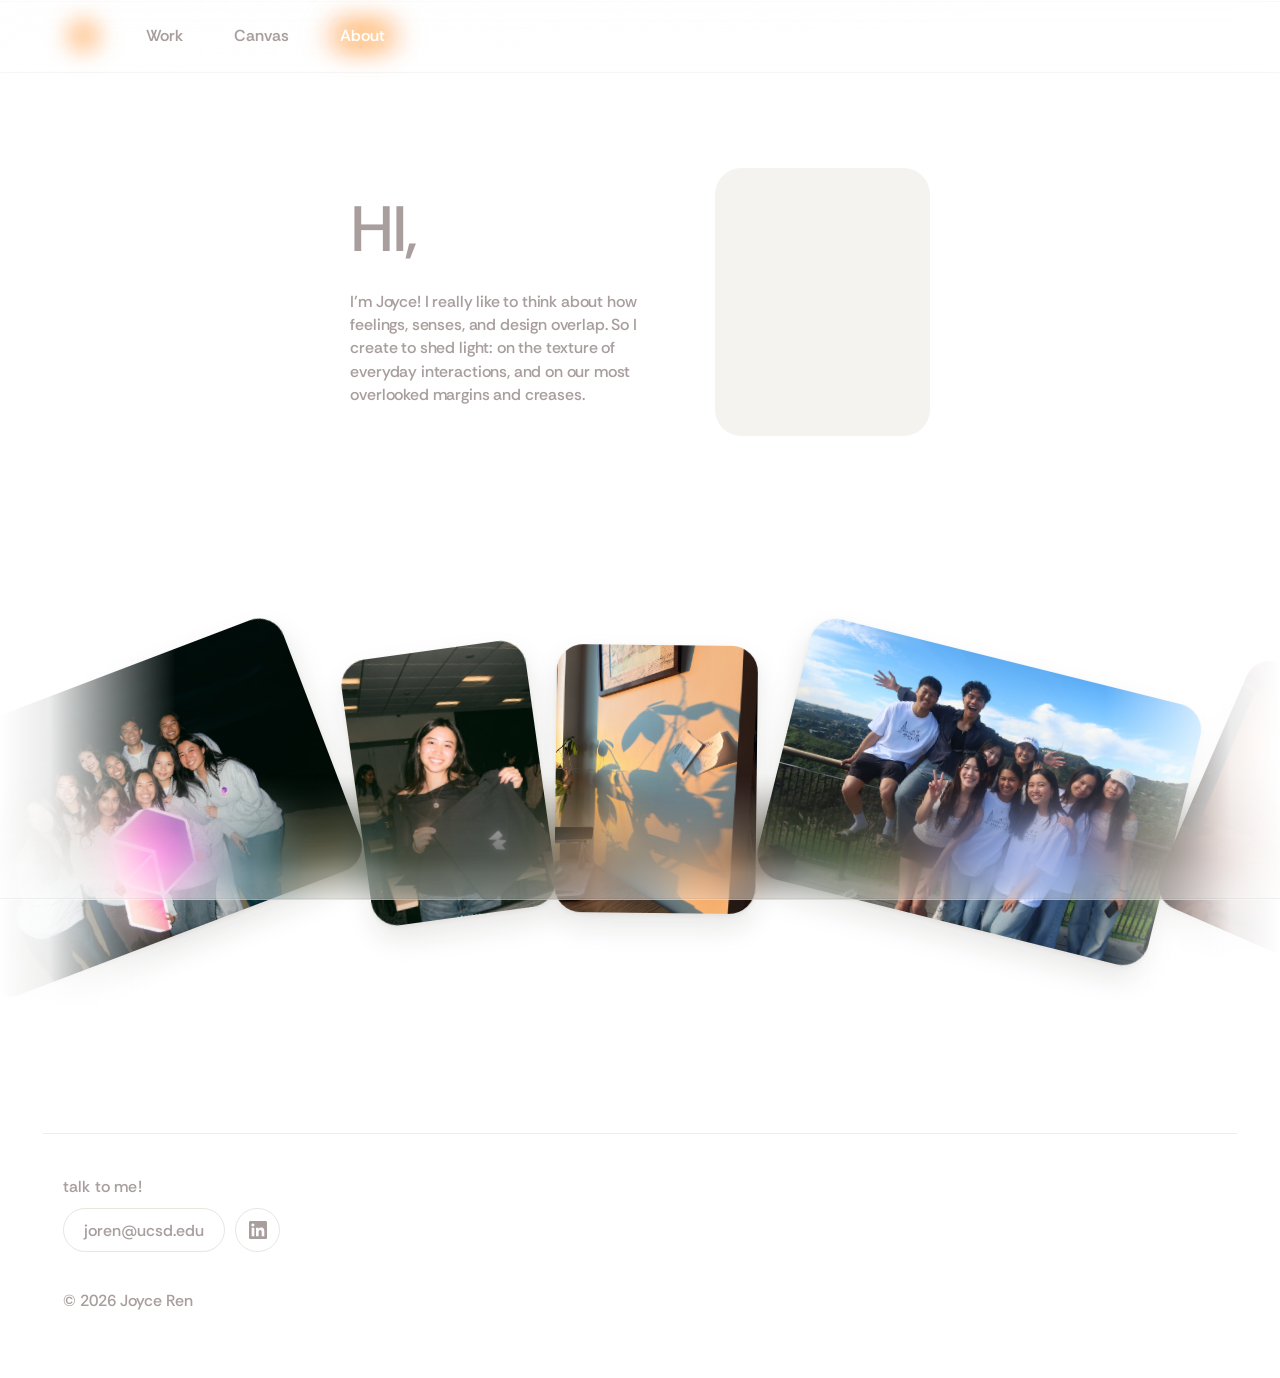
<file: about/index.html>
<!DOCTYPE html>
<html lang="en">
<head>
  <meta charset="UTF-8">
  <script>document.documentElement.classList.add("about-reveal");</script>
  <meta name="viewport" content="width=device-width, initial-scale=1.0">
  <meta name="description" content="About Joyce Ren — Cognitive Science &amp; HCI student at UC San Diego, product designer.">
  <title>About — Joyce Ren</title>
  <link rel="preconnect" href="https://fonts.googleapis.com">
  <link rel="preconnect" href="https://fonts.gstatic.com" crossorigin>
  <link href="https://fonts.googleapis.com/css2?family=Rethink+Sans:ital,wght@0,300;0,400;0,500;0,600;0,700;0,800;1,300;1,400;1,500;1,600;1,700;1,800&display=swap" rel="stylesheet">
  <link rel="icon" href="../favicon.ico" sizes="any">
  <link rel="icon" type="image/png" sizes="32x32" href="../assets/favicon/favicon-32.png">
  <link rel="icon" type="image/png" sizes="192x192" href="../assets/favicon/favicon-192.png">
  <link rel="apple-touch-icon" href="../assets/favicon/apple-touch-icon.png">
  <link rel="stylesheet" href="../css/main.css">
</head>
<body class="about-page">

  <header class="case-topbar">
    <div class="case-topbar__inner">
      <div class="case-topbar__left">
        <a href="../index.html" class="case-topbar__logo" aria-label="Joyce Ren home"></a>
        <nav id="site-nav" class="case-topbar__nav" aria-label="Main">
          <a href="../index.html#work">Work</a>
          <a href="../canvas/index.html">Canvas</a>
          <a href="index.html" aria-current="page">About</a>
        </nav>
      </div>
      <button class="nav-toggle" aria-expanded="false" aria-controls="site-nav" aria-label="Toggle navigation">
        Menu
      </button>
    </div>
  </header>

  <main class="about-main">
    <div class="about-stage">
      <div class="about-stage__copy">
        <h1 class="about-greeting" id="about-title">HI,</h1>
        <p class="about-bio">
          I&rsquo;m Joyce! I really like to think about how feelings, senses, and design overlap. So I create to shed light: on the texture of everyday interactions, and on our most overlooked margins and creases.
        </p>
      </div>

      <figure class="about-media">
        <div class="about-media__frame">
          <video
            class="about-media__video"
            autoplay
            muted
            loop
            playsinline
            webkit-playsinline
            preload="metadata"
            data-playback-rate="1"
            aria-label="Joyce waving hello"
          >
            <source src="../assets/videos/about/intro-wave.mp4" type="video/mp4">
          </video>
        </div>
      </figure>
    </div>

    <section class="about-carousel" data-about-carousel aria-label="Photos from Joyce&rsquo;s life">
      <div class="about-carousel__viewport">
        <div class="about-carousel__track">
          <figure class="about-carousel__card">
            <div class="about-carousel__frame">
              <img src="../assets/images/about/carousel/product-space-beach.jpg" alt="Friends in matching gray sweatshirts on the beach at night, holding a large Product Space logo" width="1400" height="933">
            </div>
            <figcaption class="about-carousel__caption">I &lt;3 Product Space @ UCSD!</figcaption>
          </figure>
          <figure class="about-carousel__card">
            <div class="about-carousel__frame">
              <img src="../assets/images/about/carousel/framer-pic.png" alt="Joyce smiling and holding a black Framer tote bag" width="1016" height="1466">
            </div>
            <figcaption class="about-carousel__caption">Avid design event go-er</figcaption>
          </figure>
          <figure class="about-carousel__card">
            <div class="about-carousel__frame">
              <img src="../assets/images/about/carousel/desk-shadows.jpg" alt="Plant shadows and notes on a sunlit wall" width="1400" height="1866">
            </div>
            <figcaption class="about-carousel__caption">Things that glow pt. &infin;</figcaption>
          </figure>
          <figure class="about-carousel__card">
            <div class="about-carousel__frame">
              <img src="../assets/images/about/carousel/hollywood-overlook.jpg" alt="Friends at an overlook with the Hollywood Sign in the distance" width="1400" height="933">
            </div>
            <figcaption class="about-carousel__caption">#1 design fam</figcaption>
          </figure>
          <figure class="about-carousel__card">
            <div class="about-carousel__frame">
              <img src="../assets/images/about/carousel/paper-lantern.jpg" alt="A paper lantern glowing over a bed" width="1400" height="1866">
            </div>
            <figcaption class="about-carousel__caption">Yes, it&rsquo;s real&hellip; THE lantern.</figcaption>
          </figure>
          <figure class="about-carousel__card">
            <div class="about-carousel__frame">
              <img src="../assets/images/about/carousel/drawing-pic.png" alt="Joyce painting a circular figure composition on an easel" width="844" height="1346">
            </div>
            <figcaption class="about-carousel__caption">I dabble!</figcaption>
          </figure>
          <figure class="about-carousel__card">
            <div class="about-carousel__frame">
              <img src="../assets/images/about/carousel/hike-sunset.jpg" alt="Two friends with arms open on a hill at golden hour" width="1400" height="1050">
            </div>
            <figcaption class="about-carousel__caption">Do better vibes exist?</figcaption>
          </figure>
        </div>
      </div>
    </section>
  </main>

  <footer class="home-footer">
    <div class="container home-footer__inner">
      <div class="home-footer__cta">
        <p class="home-footer__prompt">talk to me!</p>
        <div class="home-footer__actions">
          <a class="home-footer__email edge-glow" href="mailto:joren@ucsd.edu">
            <span class="edge-glow__bloom" aria-hidden="true"></span>
            <span class="edge-glow__ring" aria-hidden="true"></span>
            <span class="home-footer__email-text">joren@ucsd.edu</span>
          </a>
          <a class="home-footer__linkedin edge-glow" href="https://www.linkedin.com/in/joyce-ren" target="_blank" rel="noopener noreferrer" aria-label="LinkedIn">
            <span class="edge-glow__bloom" aria-hidden="true"></span>
            <span class="edge-glow__ring" aria-hidden="true"></span>
            <svg viewBox="0 0 24 24" aria-hidden="true" focusable="false">
              <path fill="currentColor" d="M20.45 20.45h-3.56v-5.57c0-1.33-.03-3.04-1.85-3.04-1.85 0-2.14 1.45-2.14 2.94v5.67H9.34V9h3.41v1.56h.05c.48-.9 1.64-1.85 3.37-1.85 3.6 0 4.27 2.37 4.27 5.46v6.28zM5.34 7.43a2.07 2.07 0 1 1 0-4.13 2.07 2.07 0 0 1 0 4.13zM7.12 20.45H3.56V9h3.56v11.45zM22.23 0H1.77C.79 0 0 .77 0 1.73v20.54C0 23.23.79 24 1.77 24h20.46c.98 0 1.77-.77 1.77-1.73V1.73C24 .77 23.21 0 22.23 0z"/>
            </svg>
          </a>
        </div>
      </div>
    </div>
    <div class="container home-footer__bottom">
      <span class="home-footer__copy">© 2026 Joyce Ren</span>
    </div>
  </footer>

  <script src="../js/main.js"></script>
</body>
</html>
</file>
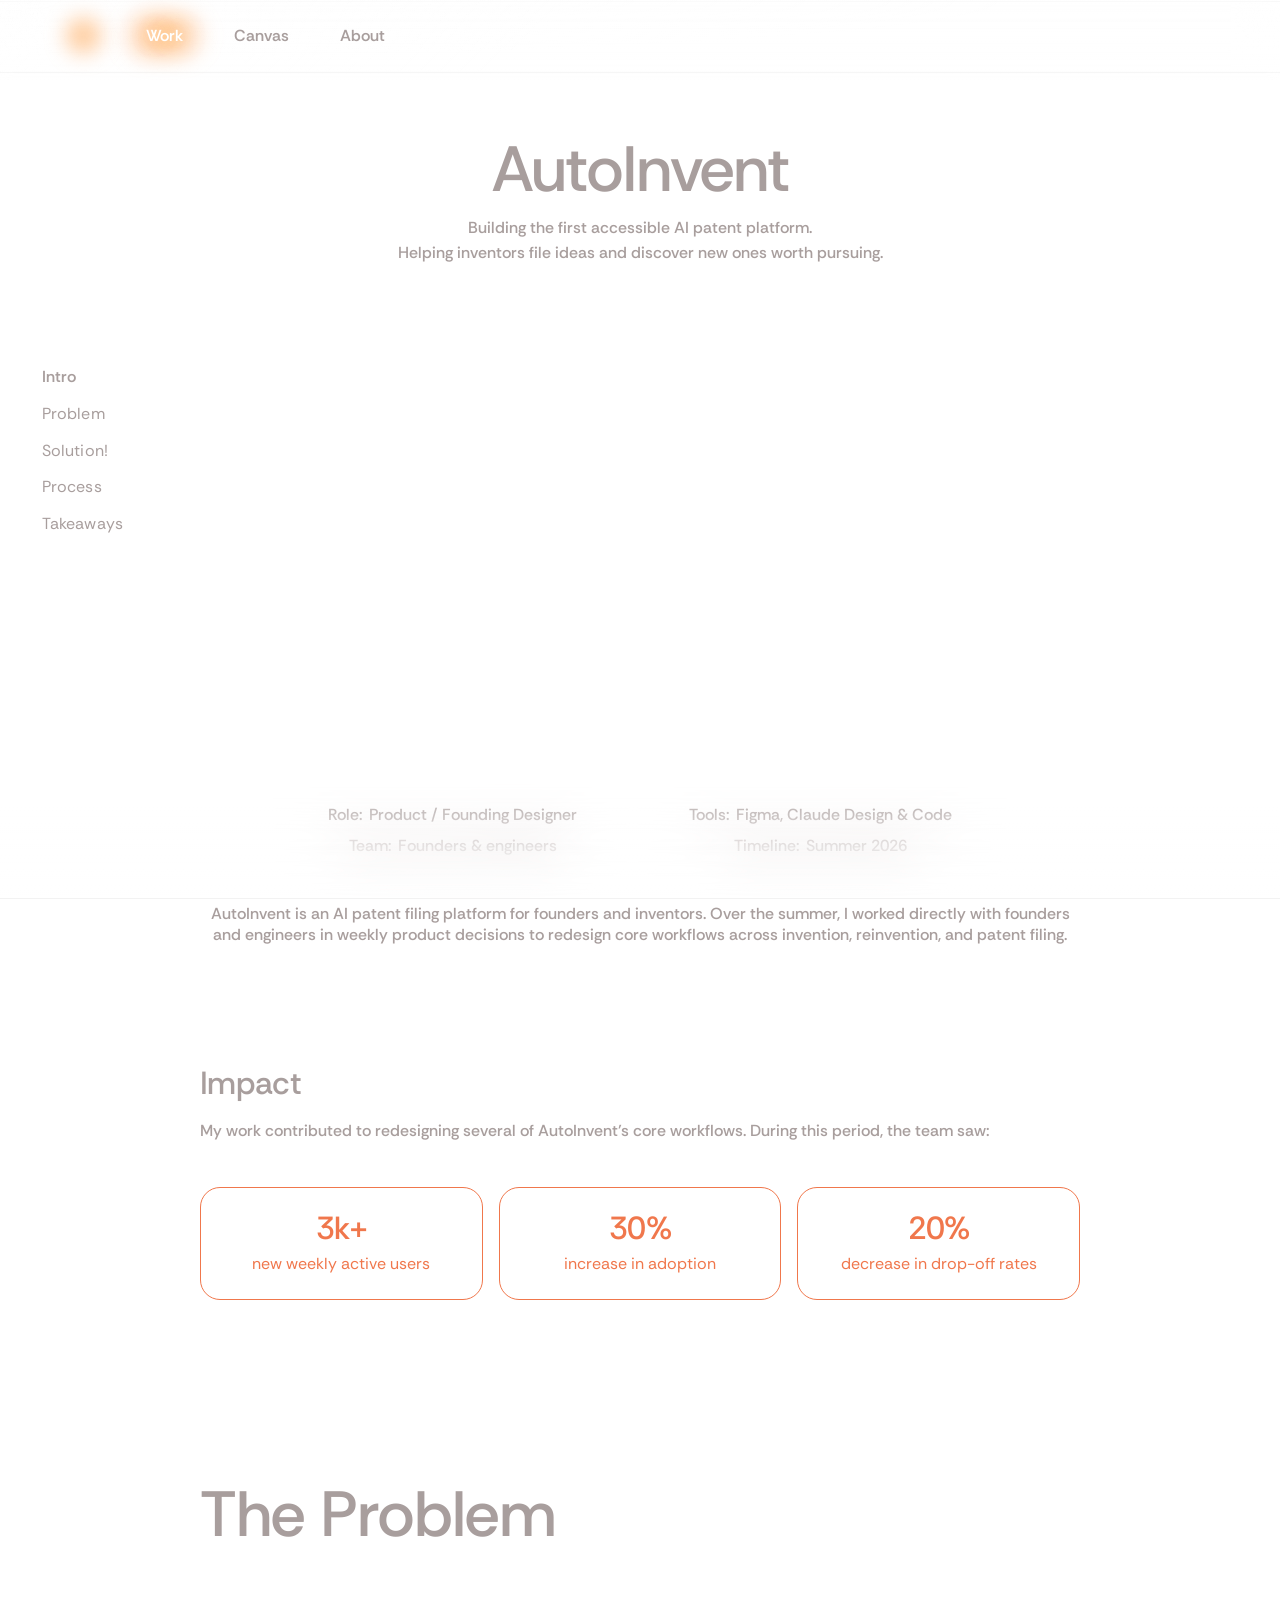
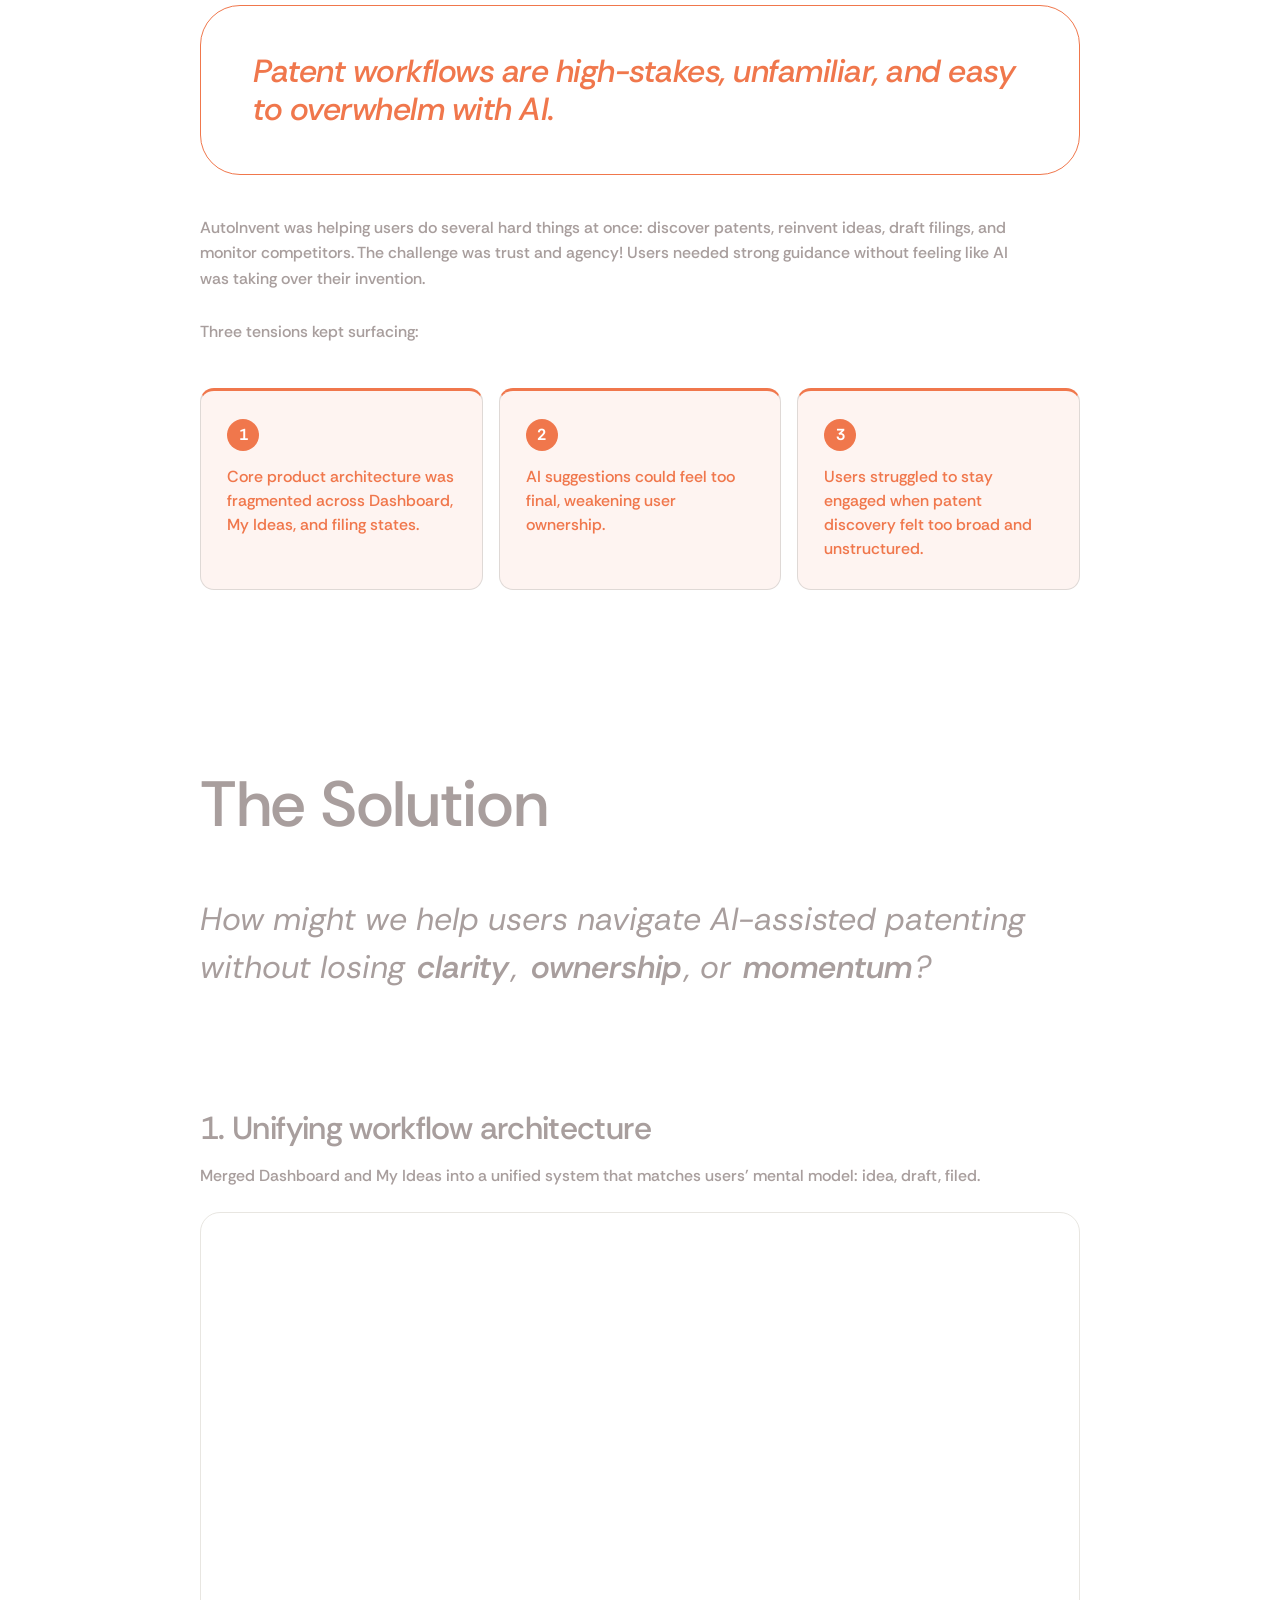
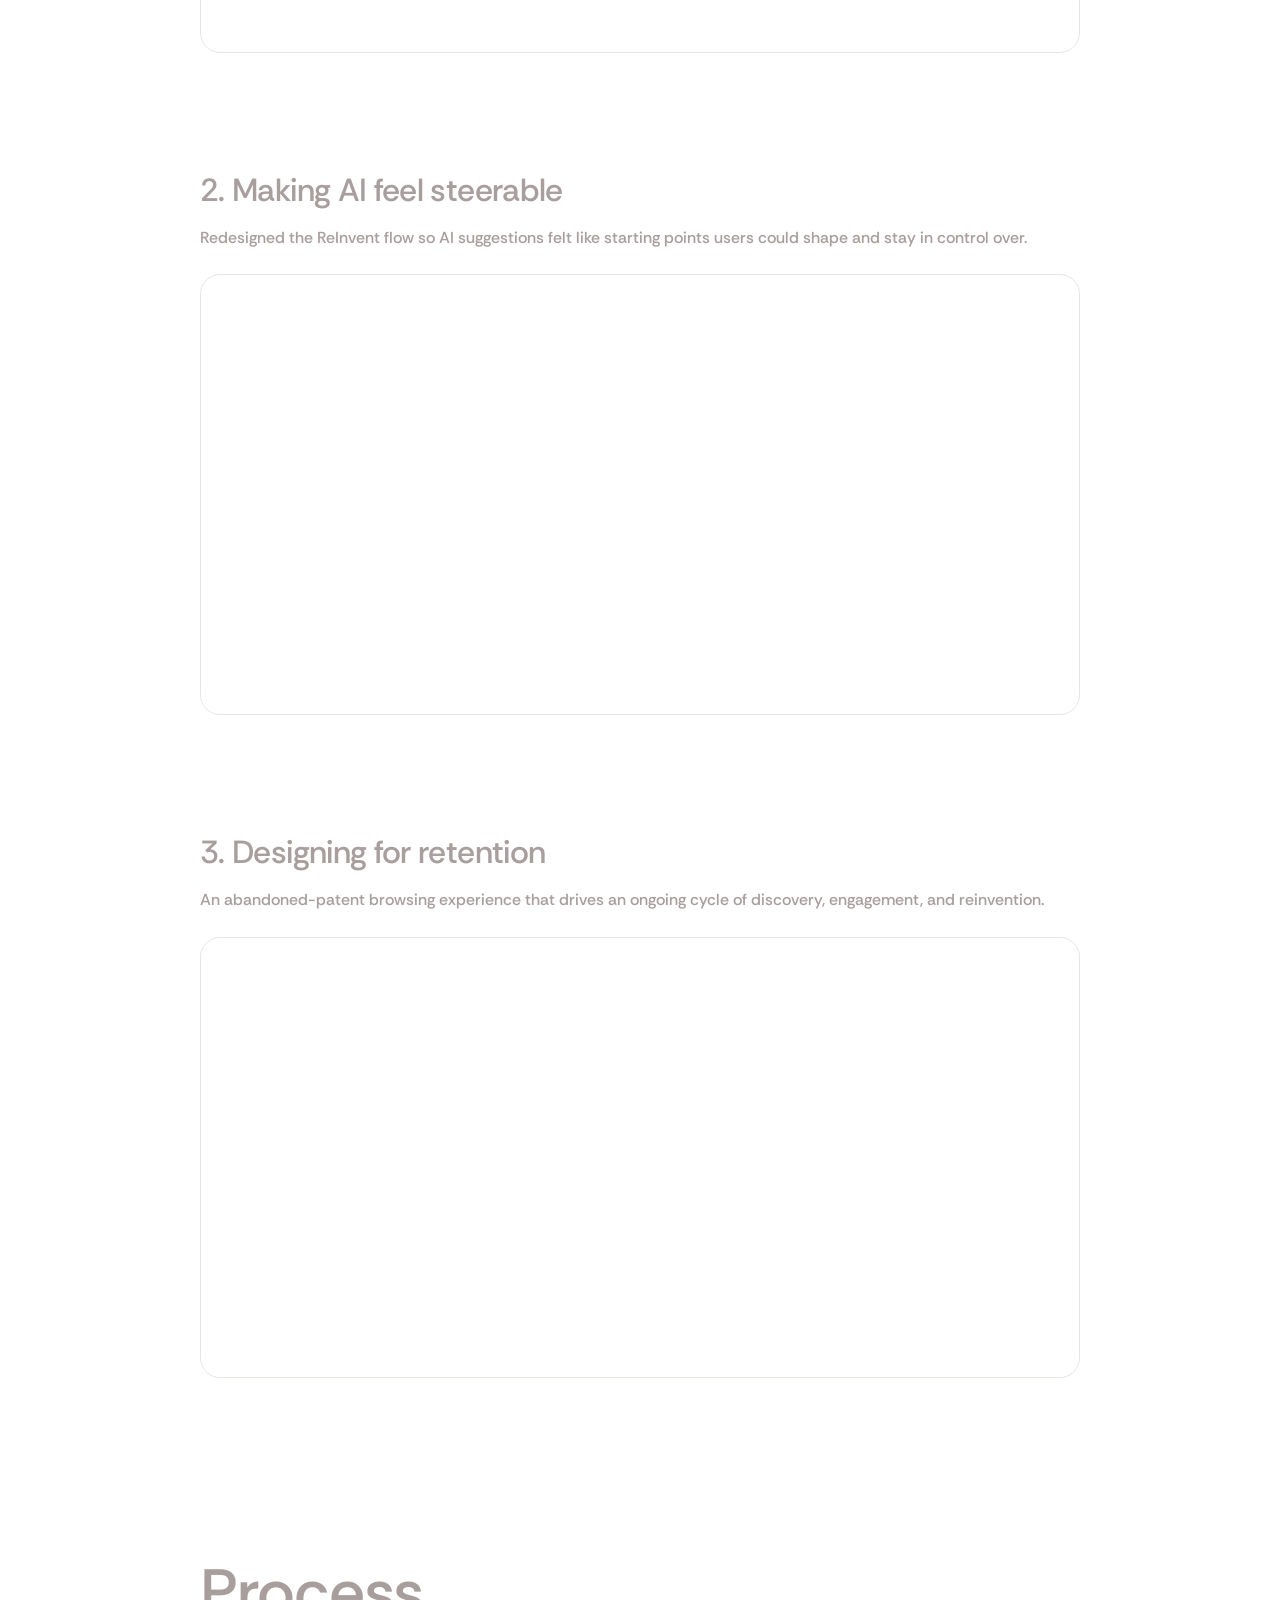
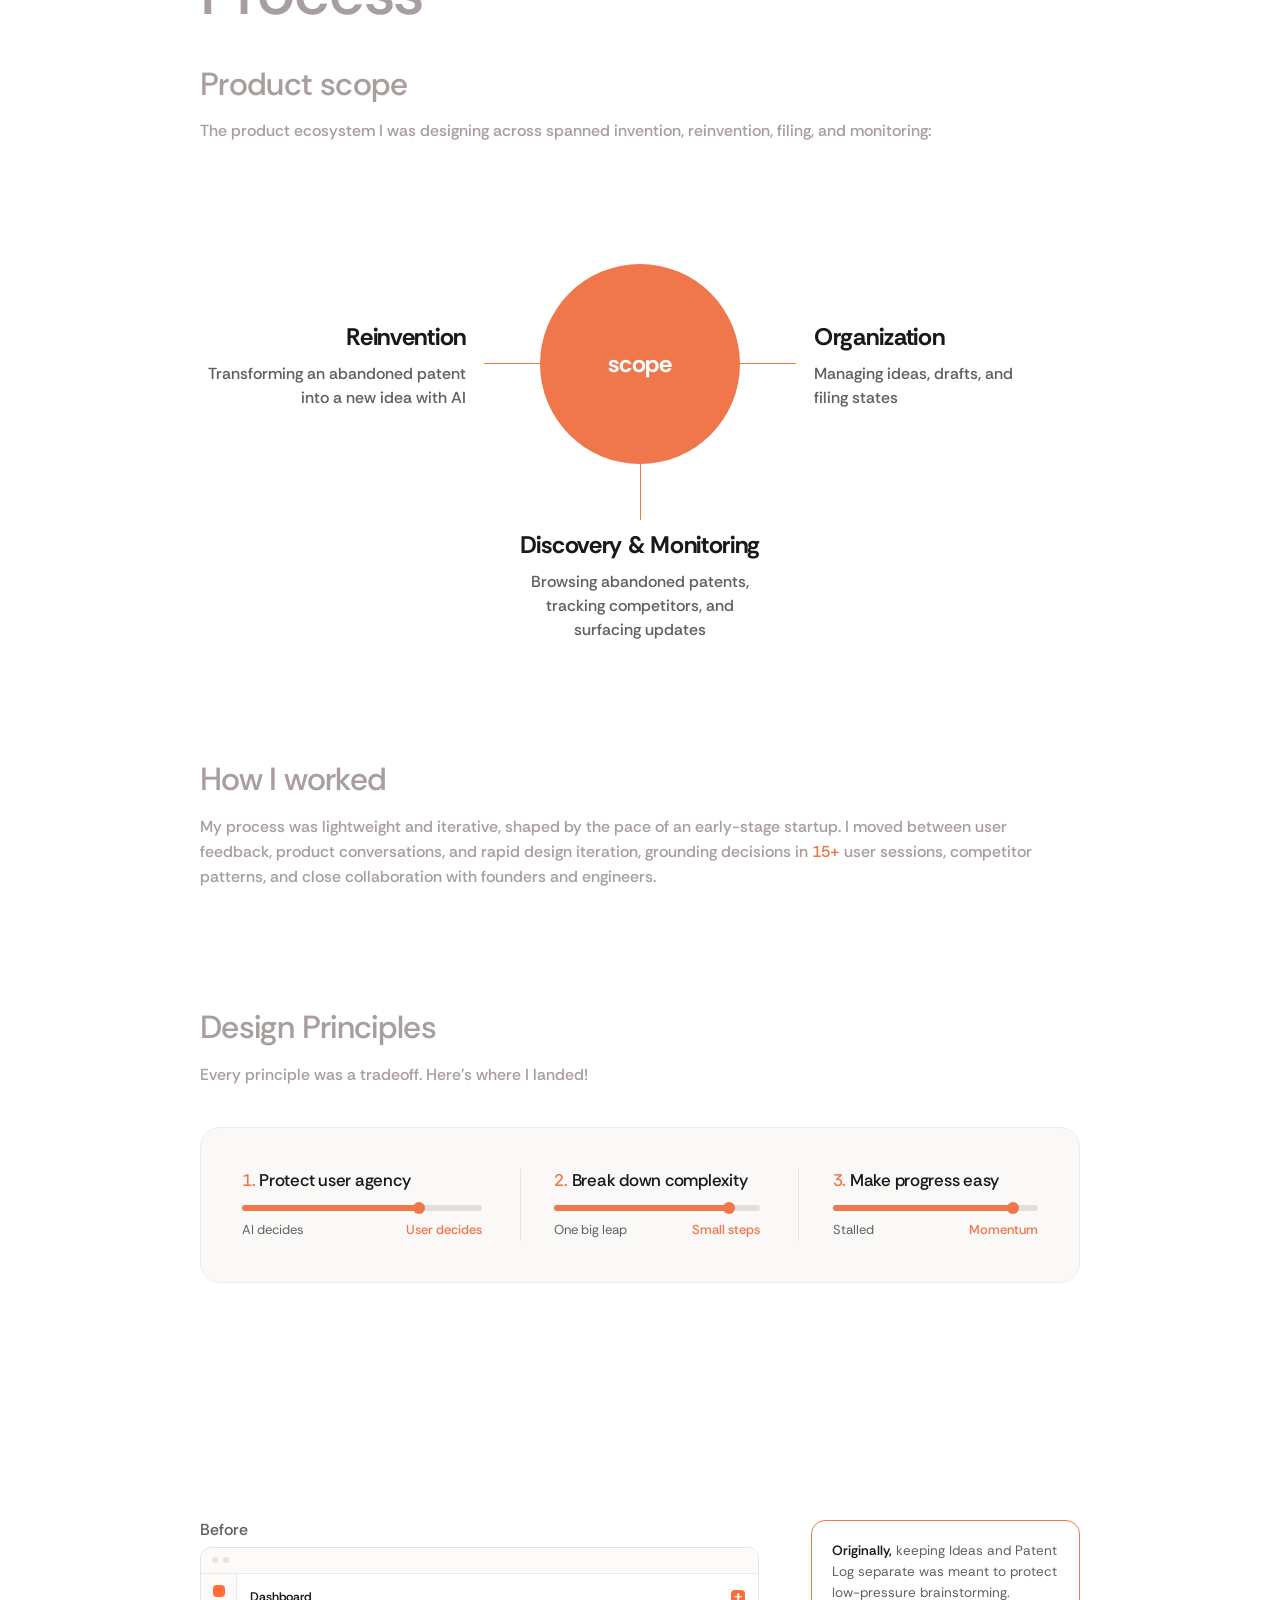
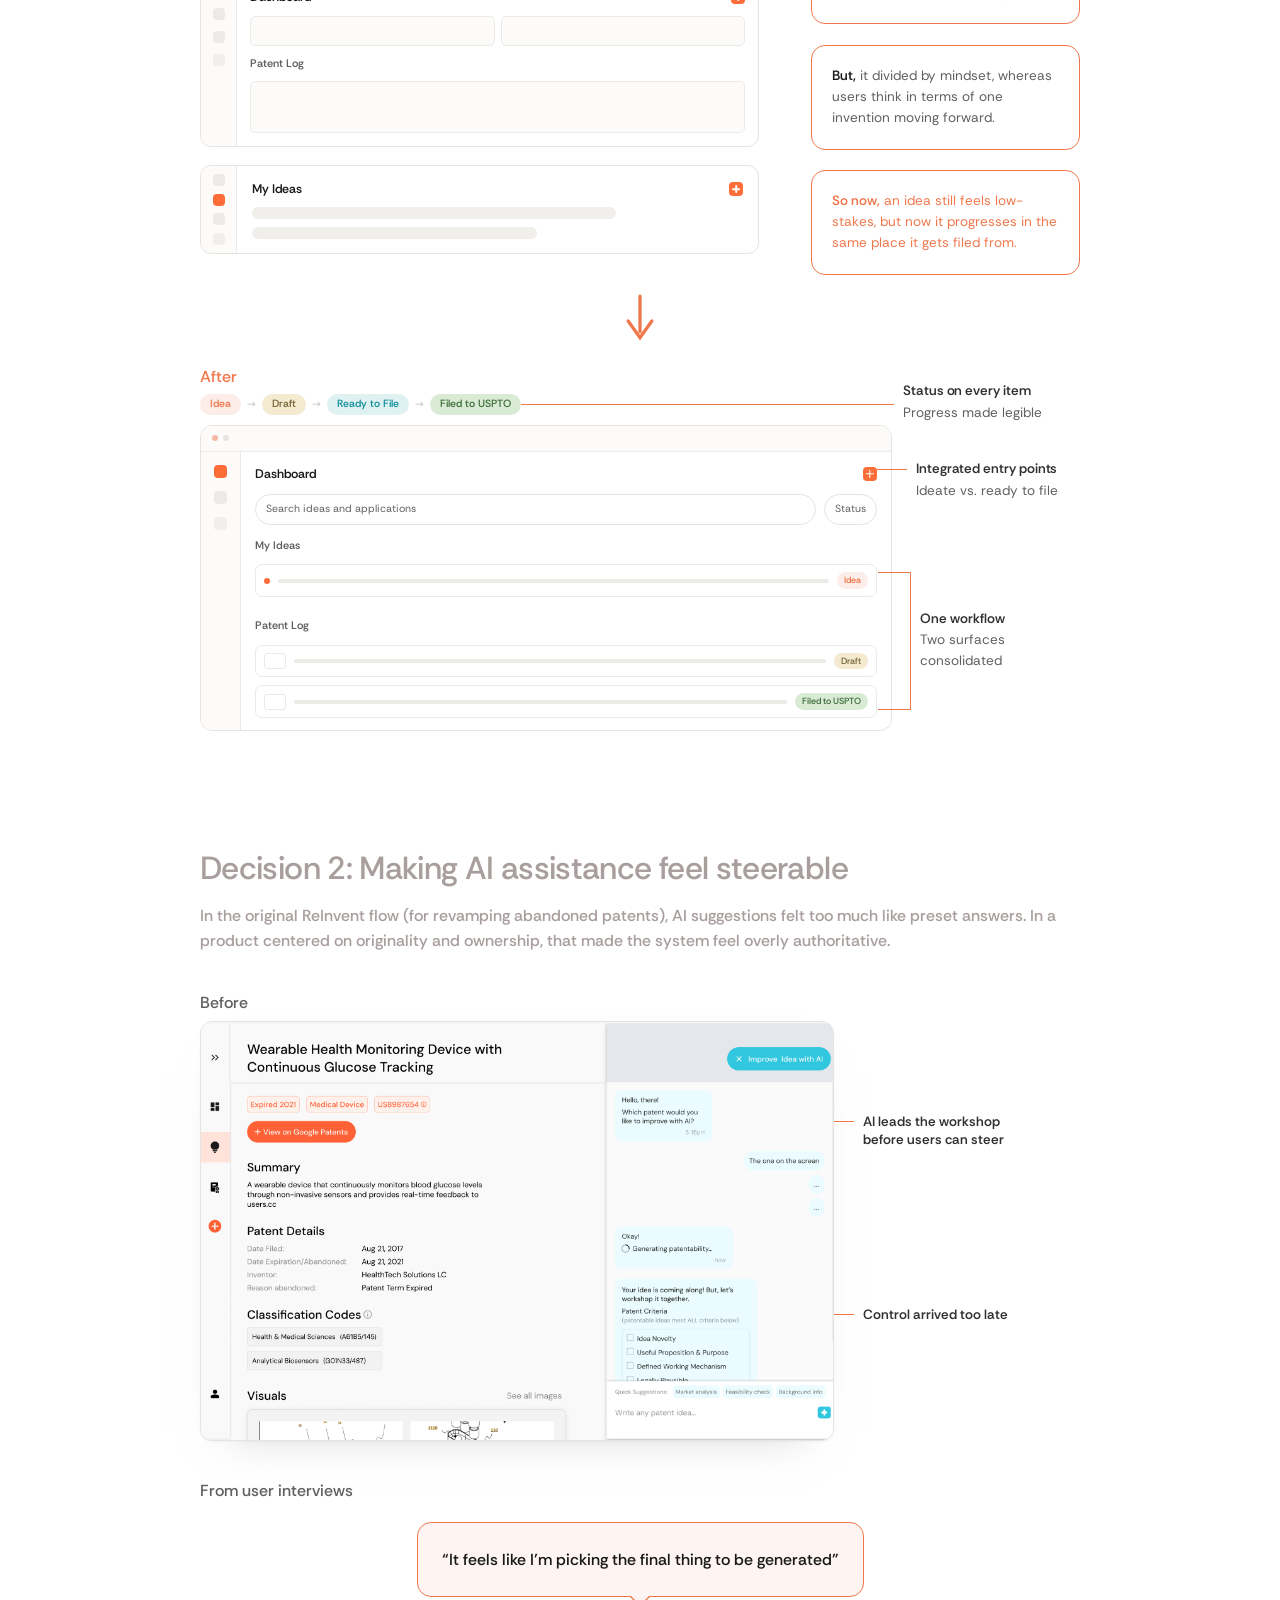
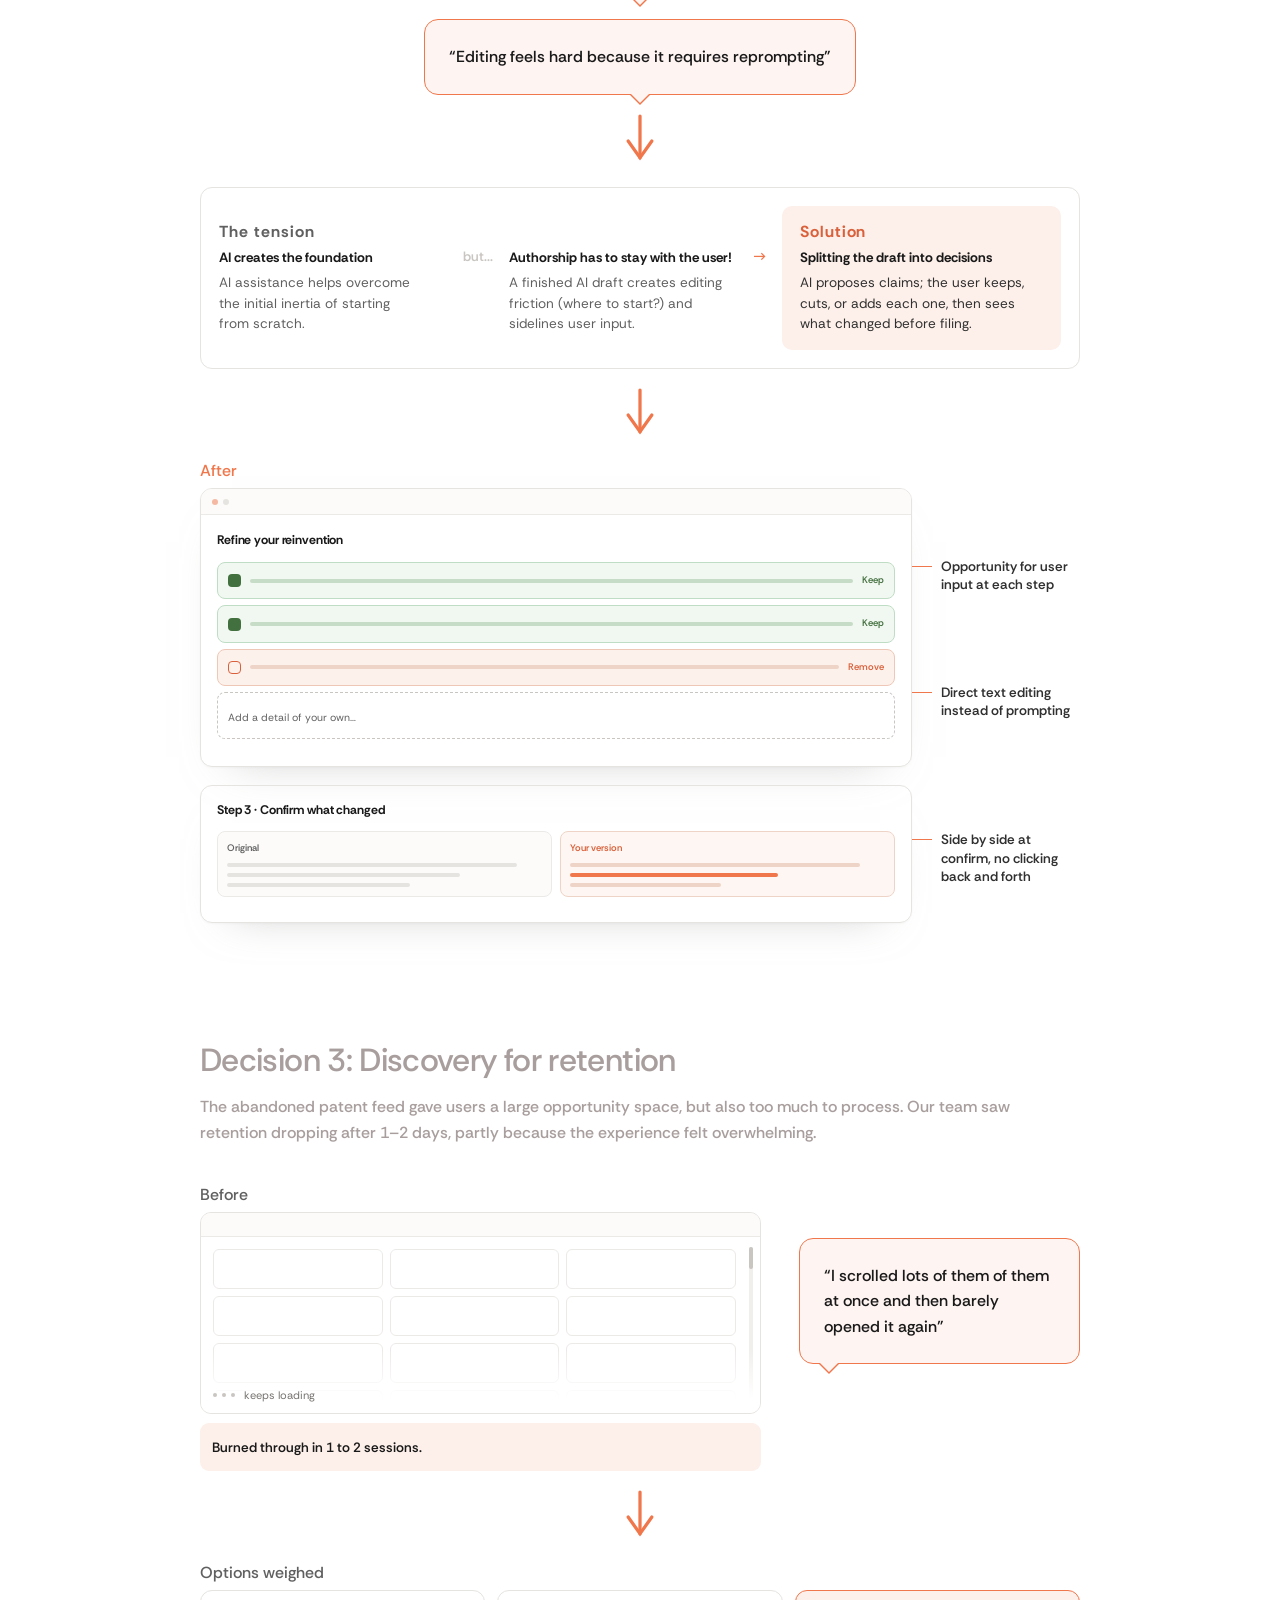
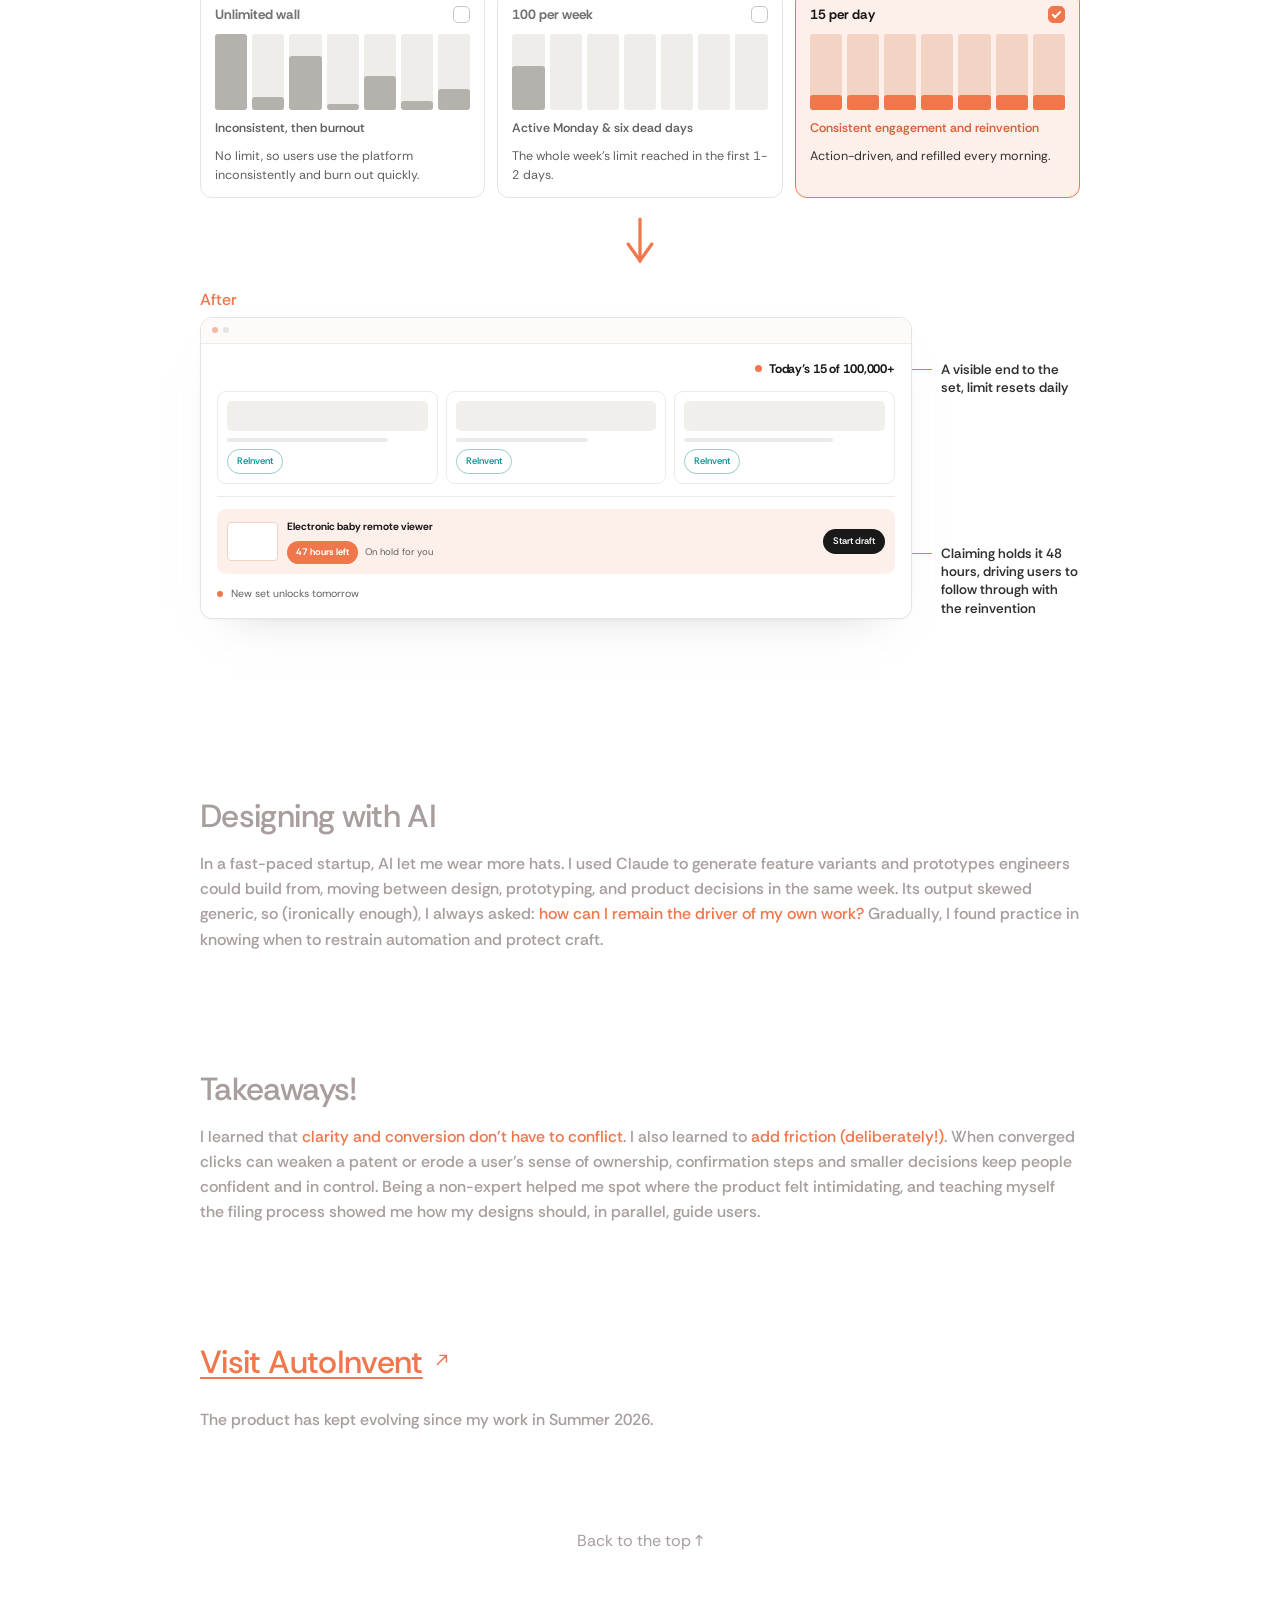
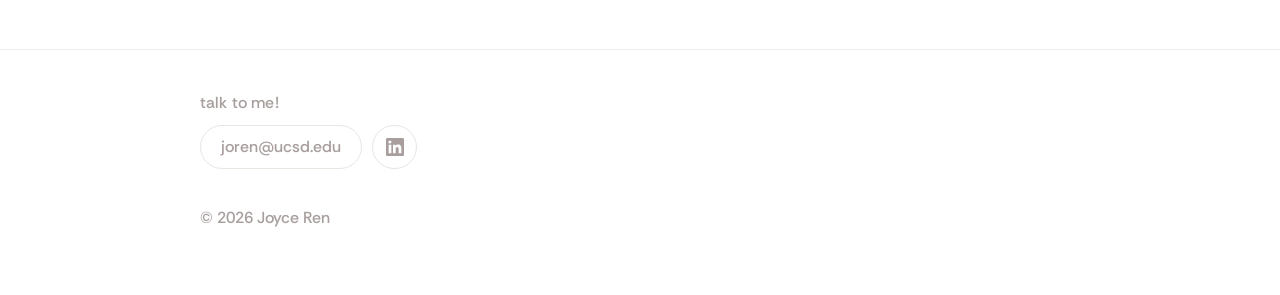
<file: case-studies/autoinvent/index.html>
<!DOCTYPE html>
<html lang="en">
<head>
  <meta charset="UTF-8">
  <meta name="viewport" content="width=device-width, initial-scale=1.0">
  <meta name="description" content="AutoInvent — case study by Joyce Ren. Building the first accessible AI patent platform. Helping inventors file ideas and discover new ones worth pursuing.">
  <title>AutoInvent — Joyce Ren</title>
  <link rel="preconnect" href="https://fonts.googleapis.com">
  <link rel="preconnect" href="https://fonts.gstatic.com" crossorigin>
  <link href="https://fonts.googleapis.com/css2?family=Rethink+Sans:ital,wght@0,300;0,400;0,500;0,600;0,700;0,800;1,300;1,400;1,500;1,600;1,700;1,800&display=swap" rel="stylesheet">
  <link rel="icon" href="../../favicon.ico" sizes="any">
  <link rel="icon" type="image/png" sizes="32x32" href="../../assets/favicon/favicon-32.png">
  <link rel="icon" type="image/png" sizes="192x192" href="../../assets/favicon/favicon-192.png">
  <link rel="apple-touch-icon" href="../../assets/favicon/apple-touch-icon.png">
  <link rel="stylesheet" href="../../css/main.css">
</head>
<body class="case-study-page case-study-page--autoinvent">

  <header class="case-topbar">
    <div class="case-topbar__inner">
      <div class="case-topbar__left">
        <a href="../../index.html" class="case-topbar__logo" aria-label="Joyce Ren home"></a>
        <nav id="site-nav" class="case-topbar__nav" aria-label="Main">
          <a href="../../index.html#work">Work</a>
          <a href="../../canvas/index.html">Canvas</a>
          <a href="../../about/index.html">About</a>
        </nav>
      </div>
      <button class="nav-toggle" aria-expanded="false" aria-controls="site-nav" aria-label="Toggle navigation">
        Menu
      </button>
    </div>
  </header>

  <div class="case-layout">
    <nav class="case-sidebar" aria-label="Case study sections">
      <a href="#intro" class="case-sidebar__link is-active">Intro</a>
      <a href="#problem" class="case-sidebar__link">Problem</a>
      <a href="#solution" class="case-sidebar__link">Solution!</a>
      <a href="#process" class="case-sidebar__link">Process</a>
      <a href="#takeaways" class="case-sidebar__link">Takeaways</a>
    </nav>

    <article class="case-content">
      <section id="intro" class="case-block case-block--intro" data-section="intro">
        <header class="case-intro-header">
          <h1 class="case-intro-header__title">AutoInvent</h1>
          <p class="case-intro-header__subtitle">
            Building the first accessible AI patent platform.<br>
            Helping inventors file ideas and discover new ones worth pursuing.
          </p>
        </header>

        <div class="case-hero-media case-hero-media--autoinvent">
          <video
            class="case-hero-image case-hero-image--video"
            autoplay
            muted
            loop
            playsinline
            webkit-playsinline
            preload="metadata"
            aria-label="AutoInvent product cover"
          >
            <source src="../../assets/videos/autoinvent/autoinvent-cover.mp4" type="video/mp4">
          </video>
        </div>

        <div class="case-intro-meta">
          <dl class="case-details case-details--wide">
            <div class="case-details__col">
              <div class="case-details__item">
                <dt>Role</dt>
                <dd>Product / Founding Designer</dd>
              </div>
              <div class="case-details__item">
                <dt>Team</dt>
                <dd>Founders &amp; engineers</dd>
              </div>
            </div>
            <div class="case-details__col">
              <div class="case-details__item">
                <dt>Tools</dt>
                <dd>Figma, Claude Design &amp; Code</dd>
              </div>
              <div class="case-details__item">
                <dt>Timeline</dt>
                <dd>Summer 2026</dd>
              </div>
            </div>
          </dl>

          <p class="case-intro-meta__summary">
            AutoInvent is an AI patent filing platform for founders and inventors. Over the summer,
            I worked directly with founders and engineers in weekly product decisions to redesign
            core workflows across invention, reinvention, and patent filing.
          </p>
        </div>

        <div class="case-intro-impact">
          <h3 class="case-subheading case-subheading--large">Impact</h3>
          <p class="case-body case-body--tertiary">
            My work contributed to redesigning several of AutoInvent’s core workflows. During this period, the team saw:
          </p>
          <div class="case-stats">
            <div class="case-stats__row">
              <div class="case-stat case-stat--bordered">
                <span class="case-stat__value">3k+</span>
                <p class="case-stat__label">new weekly active users</p>
              </div>
              <div class="case-stat case-stat--bordered">
                <span class="case-stat__value">30%</span>
                <p class="case-stat__label">increase in adoption</p>
              </div>
              <div class="case-stat case-stat--bordered">
                <span class="case-stat__value">20%</span>
                <p class="case-stat__label">decrease in drop-off rates</p>
              </div>
            </div>
          </div>
        </div>
      </section>

      <section id="problem" class="case-block" data-section="problem">
        <h2 class="case-section-heading">The Problem</h2>

        <blockquote class="case-callout case-callout--outline">
          Patent workflows are high-stakes, unfamiliar, and easy to overwhelm with AI.
        </blockquote>

        <p class="case-body case-body--tertiary">
          AutoInvent was helping users do several hard things at once: discover patents, reinvent ideas,
          draft filings, and monitor competitors. The challenge was trust and agency! Users needed strong guidance without
          feeling like AI was taking over their invention.
        </p>

        <p class="case-body case-body--tertiary">
          Three tensions kept surfacing:
        </p>

        <div class="case-insight-cards">
          <div class="case-insight-card">
            <span class="case-insight-card__num" aria-hidden="true">1</span>
            <p class="case-insight-card__text"><em>Core product architecture was fragmented across Dashboard, My Ideas, and filing states.</em></p>
          </div>
          <div class="case-insight-card">
            <span class="case-insight-card__num" aria-hidden="true">2</span>
            <p class="case-insight-card__text"><em>AI suggestions could feel too final, weakening user ownership.</em></p>
          </div>
          <div class="case-insight-card">
            <span class="case-insight-card__num" aria-hidden="true">3</span>
            <p class="case-insight-card__text"><em>Users struggled to stay engaged when patent discovery felt too broad and unstructured.</em></p>
          </div>
        </div>
      </section>

      <section id="solution" class="case-block" data-section="solution">
        <h2 class="case-section-heading">The Solution</h2>

        <p class="case-pullquote">
          How might we help users navigate AI-assisted patenting without losing
          <span class="case-hmw-mark" style="--hmw-i: 0">clarity</span>,
          <span class="case-hmw-mark" style="--hmw-i: 1">ownership</span>, or
          <span class="case-hmw-mark" style="--hmw-i: 2">momentum</span>?
        </p>

        <div class="case-feature-rows case-feature-rows--stacked">
          <div class="case-feature-row">
            <div class="case-feature-row__text">
              <h3 class="case-feature-row__title">1. Unifying workflow architecture</h3>
              <p class="case-feature-row__desc">
                Merged Dashboard and My Ideas into a unified system that matches users' mental model:
                idea, draft, filed.
              </p>
            </div>
            <div class="case-feature-row__media">
              <div class="case-feature-video-card">
                <video
                  class="case-feature-video-card__media"
                  autoplay
                  muted
                  loop
                  playsinline
                  preload="metadata"
                  aria-label="AutoInvent demo — unifying workflow architecture"
                >
                  <source src="../../assets/videos/autoinvent/autoinvent-workflow-demo.mp4" type="video/mp4">
                </video>
              </div>
            </div>
          </div>

          <div class="case-feature-row">
            <div class="case-feature-row__text">
              <h3 class="case-feature-row__title">2. Making AI feel steerable</h3>
              <p class="case-feature-row__desc">
                Redesigned the ReInvent flow so AI suggestions felt like starting points users could shape and stay in control over.
              </p>
            </div>
            <div class="case-feature-row__media">
              <div class="case-feature-video-card">
                <video
                  class="case-feature-video-card__media"
                  autoplay
                  muted
                  loop
                  playsinline
                  preload="metadata"
                  aria-label="AutoInvent demo — making AI feel steerable"
                >
                  <source src="../../assets/videos/autoinvent/autoinvent-reinvent-demo.mp4" type="video/mp4">
                </video>
              </div>
            </div>
          </div>

          <div class="case-feature-row">
            <div class="case-feature-row__text">
              <h3 class="case-feature-row__title">3. Designing for retention</h3>
              <p class="case-feature-row__desc">
                An abandoned-patent browsing experience that drives an ongoing cycle of discovery,
                engagement, and reinvention.
              </p>
            </div>
            <div class="case-feature-row__media">
              <div class="case-feature-video-card">
                <video
                  class="case-feature-video-card__media"
                  autoplay
                  muted
                  loop
                  playsinline
                  preload="metadata"
                  aria-label="AutoInvent demo — designing discovery for retention"
                >
                  <source src="../../assets/videos/autoinvent/autoinvent-discovery-demo.mp4" type="video/mp4">
                </video>
              </div>
            </div>
          </div>
        </div>
      </section>

      <section id="process" class="case-block" data-section="process">
        <h2 class="case-section-heading">Process</h2>

        <h3 class="case-subheading case-subheading--large">Product scope</h3>
        <p class="case-body case-body--tertiary">
          The product ecosystem I was designing across spanned invention, reinvention, filing, and monitoring:
        </p>
        <figure class="ps-hub" aria-label="Product scope: reinvention, organization, and discovery &amp; monitoring">
          <div class="ps-hub__grid">
            <div class="ps-hub__side ps-hub__side--left">
              <div class="ps-hub__label">
                <div class="ps-hub__title">Reinvention</div>
                <div class="ps-hub__desc">Transforming an abandoned patent into a new idea with AI</div>
              </div>
              <div class="ps-hub__spoke ps-hub__spoke--h" aria-hidden="true"></div>
            </div>

            <div class="ps-hub__circle">scope</div>

            <div class="ps-hub__side ps-hub__side--right">
              <div class="ps-hub__spoke ps-hub__spoke--h" aria-hidden="true"></div>
              <div class="ps-hub__label">
                <div class="ps-hub__title">Organization</div>
                <div class="ps-hub__desc">Managing ideas, drafts, and filing states</div>
              </div>
            </div>

            <div class="ps-hub__hide-empty" aria-hidden="true"></div>
            <div class="ps-hub__bottom">
              <div class="ps-hub__spoke ps-hub__spoke--v" aria-hidden="true"></div>
              <div class="ps-hub__title">Discovery &amp; Monitoring</div>
              <div class="ps-hub__desc">Browsing abandoned patents, tracking competitors, and surfacing updates</div>
            </div>
            <div class="ps-hub__hide-empty" aria-hidden="true"></div>
          </div>
        </figure>

        <h3 class="case-subheading case-subheading--large">How I worked</h3>
        <p class="case-body case-body--tertiary">
          My process was lightweight and iterative, shaped by the pace of an early-stage startup. I moved between user feedback, product conversations, and rapid design iteration, grounding decisions in <strong class="case-emphasis case-emphasis--accent">15+</strong> user sessions, competitor patterns, and close collaboration with founders and engineers.
        </p>

        <h3 class="case-subheading case-subheading--large">Design Principles</h3>
        <p class="case-body case-body--tertiary">
          Every principle was a tradeoff. Here's where I landed!
        </p>
        <figure class="dp-dials" aria-label="Design principles as tradeoff sliders">
          <div class="dp-dials__grid">
            <div class="dp-dial" style="--dp-pos: 74%;">
              <span class="dp-dial__title"><span class="dp-dial__num">1.</span> Protect user agency</span>
              <div class="dp-dial__control">
                <div class="dp-dial__track">
                  <div class="dp-dial__fill"></div>
                  <div class="dp-dial__knob"></div>
                </div>
                <div class="dp-dial__labels">
                  <span class="dp-dial__pole-from">AI decides</span>
                  <span class="dp-dial__pole-to">User decides</span>
                </div>
              </div>
            </div>

            <div class="dp-dial dp-dial--divided" style="--dp-pos: 85%;">
              <span class="dp-dial__title"><span class="dp-dial__num">2.</span> Break down complexity</span>
              <div class="dp-dial__control">
                <div class="dp-dial__track">
                  <div class="dp-dial__fill"></div>
                  <div class="dp-dial__knob"></div>
                </div>
                <div class="dp-dial__labels">
                  <span class="dp-dial__pole-from">One big leap</span>
                  <span class="dp-dial__pole-to">Small steps</span>
                </div>
              </div>
            </div>

            <div class="dp-dial dp-dial--divided" style="--dp-pos: 88%;">
              <span class="dp-dial__title"><span class="dp-dial__num">3.</span> Make progress easy</span>
              <div class="dp-dial__control">
                <div class="dp-dial__track">
                  <div class="dp-dial__fill"></div>
                  <div class="dp-dial__knob"></div>
                </div>
                <div class="dp-dial__labels">
                  <span class="dp-dial__pole-from">Stalled</span>
                  <span class="dp-dial__pole-to">Momentum</span>
                </div>
              </div>
            </div>
          </div>
        </figure>

        <h3 class="case-subheading case-subheading--large">Decision 1: Restructuring around user progress</h3>
        <p class="case-body case-body--tertiary">
          Users’ work was split across Dashboard and My Ideas, making it unclear where something
          lived or what stage it was in.
        </p>

        <figure class="ps-structure" aria-label="Product structure before and after: fragmented surfaces versus a unified status workflow">
          <div class="ps-structure__compare">
            <div class="ps-structure__col ps-structure__col--before">
              <div class="ps-structure__label ai-decision-state-label">Before</div>
              <div class="ps-structure__window">
                <div class="ps-structure__chrome">
                  <span class="ps-structure__dot"></span>
                  <span class="ps-structure__dot"></span>
                </div>
                <div class="ps-structure__app">
                  <div class="ps-structure__rail" aria-hidden="true">
                    <span class="ps-structure__rail-item ps-structure__rail-item--active"></span>
                    <span class="ps-structure__rail-item"></span>
                    <span class="ps-structure__rail-item"></span>
                    <span class="ps-structure__rail-item ps-structure__rail-item--faint"></span>
                  </div>
                  <div class="ps-structure__pane">
                    <div class="ps-structure__pane-head">
                      <span class="ps-structure__ui-title">Dashboard</span>
                      <span class="ps-structure__create" aria-hidden="true"></span>
                    </div>
                    <div class="ps-structure__tiles" aria-hidden="true">
                      <span class="ps-structure__tile"></span>
                      <span class="ps-structure__tile"></span>
                    </div>
                    <span class="ps-structure__ui-section">Patent Log</span>
                    <span class="ps-structure__block" aria-hidden="true"></span>
                  </div>
                </div>
              </div>
              <div class="ps-structure__window ps-structure__window--stack">
                <div class="ps-structure__app">
                  <div class="ps-structure__rail" aria-hidden="true">
                    <span class="ps-structure__rail-item"></span>
                    <span class="ps-structure__rail-item ps-structure__rail-item--active"></span>
                    <span class="ps-structure__rail-item"></span>
                    <span class="ps-structure__rail-item ps-structure__rail-item--faint"></span>
                  </div>
                  <div class="ps-structure__pane ps-structure__pane--ideas">
                    <div class="ps-structure__pane-head">
                      <span class="ps-structure__ui-title">My Ideas</span>
                      <span class="ps-structure__create" aria-hidden="true"></span>
                    </div>
                    <span class="ps-structure__bar" aria-hidden="true"></span>
                    <span class="ps-structure__bar ps-structure__bar--mid" aria-hidden="true"></span>
                  </div>
                </div>
              </div>
            </div>

            <div class="ps-structure__col ps-structure__col--after">
              <div class="ps-structure__label ai-decision-state-label ai-decision-state-label--after">After</div>
              <div class="ps-structure__pipeline" aria-label="Status flow from Idea to Filed">
                <span class="ps-structure__pill ps-structure__pill--idea">Idea</span>
                <span class="ps-structure__pipe" aria-hidden="true">&rarr;</span>
                <span class="ps-structure__pill ps-structure__pill--draft">Draft</span>
                <span class="ps-structure__pipe" aria-hidden="true">&rarr;</span>
                <span class="ps-structure__pill ps-structure__pill--ready">Ready to File</span>
                <span class="ps-structure__pipe" aria-hidden="true">&rarr;</span>
                <span class="ps-structure__pill ps-structure__pill--filed">Filed to USPTO</span>
                <span class="ps-structure__pipeline-rule" aria-hidden="true"></span>
              </div>
              <div class="ps-structure__after-row">
                <div class="ps-structure__window ps-structure__window--after">
                  <div class="ps-structure__chrome">
                    <span class="ps-structure__dot ps-structure__dot--accent"></span>
                    <span class="ps-structure__dot"></span>
                  </div>
                  <div class="ps-structure__app">
                    <div class="ps-structure__rail" aria-hidden="true">
                      <span class="ps-structure__rail-item ps-structure__rail-item--active"></span>
                      <span class="ps-structure__rail-item"></span>
                      <span class="ps-structure__rail-item ps-structure__rail-item--faint"></span>
                    </div>
                    <div class="ps-structure__pane ps-structure__pane--after">
                      <div class="ps-structure__pane-head">
                        <span class="ps-structure__ui-title">Dashboard</span>
                        <span class="ps-structure__create" aria-hidden="true"></span>
                      </div>
                      <div class="ps-structure__filters" aria-hidden="true">
                        <span class="ps-structure__filter">Search ideas and applications</span>
                        <span class="ps-structure__filter ps-structure__filter--status">Status</span>
                      </div>
                      <div class="ps-structure__group">
                        <span class="ps-structure__ui-section">My Ideas</span>
                        <div class="ps-structure__row">
                          <span class="ps-structure__row-dot" aria-hidden="true"></span>
                          <span class="ps-structure__row-line" aria-hidden="true"></span>
                          <span class="ps-structure__pill ps-structure__pill--idea ps-structure__pill--sm">Idea</span>
                        </div>
                      </div>
                      <div class="ps-structure__group">
                        <span class="ps-structure__ui-section">Patent Log</span>
                        <div class="ps-structure__row">
                          <span class="ps-structure__thumb" aria-hidden="true"></span>
                          <span class="ps-structure__row-line" aria-hidden="true"></span>
                          <span class="ps-structure__pill ps-structure__pill--draft ps-structure__pill--sm">Draft</span>
                        </div>
                        <div class="ps-structure__row">
                          <span class="ps-structure__thumb" aria-hidden="true"></span>
                          <span class="ps-structure__row-line" aria-hidden="true"></span>
                          <span class="ps-structure__pill ps-structure__pill--filed ps-structure__pill--sm">Filed to USPTO</span>
                        </div>
                      </div>
                    </div>
                  </div>
                </div>
                <div class="ps-structure__notes">
                  <div class="ps-structure__note ps-structure__note--top">
                    <span class="ps-structure__note-title">Status on every item</span>
                    <span class="ps-structure__note-body">Progress made legible</span>
                  </div>
                  <div class="ps-structure__note ps-structure__note--create">
                    <span class="ps-structure__note-rule" aria-hidden="true"></span>
                    <div class="ps-structure__note-copy">
                      <span class="ps-structure__note-title">Integrated entry points</span>
                      <span class="ps-structure__note-body">Ideate vs. ready to file</span>
                    </div>
                  </div>
                  <div class="ps-structure__note ps-structure__note--workflow">
                    <span class="ps-structure__note-bracket" aria-hidden="true"></span>
                    <div class="ps-structure__note-copy">
                      <span class="ps-structure__note-title">One workflow</span>
                      <span class="ps-structure__note-body">Two surfaces consolidated</span>
                    </div>
                  </div>
                </div>
              </div>
            </div>
          </div>

          <div class="ps-structure__flow-arrow" aria-hidden="true">
            <svg viewBox="0 0 32 48" role="presentation">
              <path d="M16 3v30"></path>
              <path d="M6 24l10 14 10-14"></path>
            </svg>
          </div>

          <div class="ps-structure__insights ps-structure__insights--staggered">
            <div class="ps-structure__insight">
              <p class="ps-structure__insight-body"><strong class="ps-structure__insight-title">Originally,</strong> keeping Ideas and Patent Log separate was meant to protect low-pressure brainstorming.</p>
            </div>
            <div class="ps-structure__insight">
              <p class="ps-structure__insight-body"><strong class="ps-structure__insight-title">But,</strong> it divided by mindset, whereas users think in terms of one invention moving forward.</p>
            </div>
            <div class="ps-structure__insight ps-structure__insight--accent">
              <p class="ps-structure__insight-body"><strong class="ps-structure__insight-title">So now,</strong> an idea still feels low-stakes, but now it progresses in the same place it gets filed from.</p>
            </div>
          </div>
        </figure>

<h3 class="case-subheading case-subheading--large">Decision 2: Making AI assistance feel steerable</h3>
          <p class="case-body case-body--tertiary">
            In the original ReInvent flow (for revamping abandoned patents), AI suggestions felt too much like preset answers. In a product
            centered on originality and ownership, that made the system feel overly authoritative.
          </p>
<div class="ai-decision-visuals ai-d2">
        <div class="ai-decision-state">
        <span class="ai-decision-state-label">Before</span>
        <div class="ai-d2__annotated">
          <figure class="ai-d2__shot">
            <img
              src="../../assets/images/autoinvent/autoinvent-2-before.png"
              alt="Original ReInvent flow: pick one of three directions, explain a change, AI rewrites it, then review the result"
            >
          </figure>
          <div class="ai-d2__notes" aria-hidden="true">
            <div class="ai-d2__note ai-d2__note--prompt">
              <span class="ai-d2__note-rule"></span>
              <span class="ai-d2__note-copy">AI leads the workshop before users can steer</span>
            </div>
            <div class="ai-d2__note ai-d2__note--late">
              <span class="ai-d2__note-rule"></span>
              <span class="ai-d2__note-copy">Control arrived too late</span>
            </div>
          </div>
        </div>
        </div>
        <div class="ai-user-quotes ai-user-quotes--below" aria-label="User interview quotes">
          <span class="ai-user-quotes__label">From user interviews</span>
          <div class="ai-user-quotes__grid">
            <blockquote class="ai-user-quote">&ldquo;It feels like I&rsquo;m picking the final thing to be generated&rdquo;</blockquote>
            <blockquote class="ai-user-quote">&ldquo;Editing feels hard because it requires reprompting&rdquo;</blockquote>
          </div>
        </div>
        <div class="ps-structure__flow-arrow" aria-hidden="true">
          <svg viewBox="0 0 32 48" role="presentation">
            <path d="M16 3v35"></path>
            <path d="M6 24l10 14 10-14"></path>
          </svg>
        </div>
  <div class="ai-d2__tension" style="display:flex;flex-wrap:wrap;align-items:stretch;gap:16px;border:1px solid #E6E4E0;border-radius:12px;padding:18px;">
        <div style="flex:1 1 190px;min-width:0;padding:16px 0;display:flex;flex-direction:column;gap:5px;">
          <span style="font-size:var(--text-tertiary-size);font-weight:700;color:#606060;letter-spacing:.06em;line-height:1.25;">The tension</span>
          <span style="font-size:13.5px;font-weight:700;color:#191919;">AI creates the foundation</span>
          <span style="font-size:13.5px;line-height:1.5;color:#606060;text-wrap:pretty;">AI assistance helps overcome the initial inertia of starting from scratch.</span>
        </div>
        <span style="flex:0 0 auto;align-self:flex-start;margin-top:42px;font-size:13.5px;font-weight:600;color:#C9C5C1;line-height:18px;">but...</span>
        <div style="flex:1 1 190px;min-width:0;padding:16px 0;display:flex;flex-direction:column;gap:5px;">
          <span style="font-size:var(--text-tertiary-size);font-weight:700;color:#606060;letter-spacing:.06em;line-height:1.25;visibility:hidden;">Tradeoff</span>
          <span style="font-size:13.5px;font-weight:700;color:#191919;">Authorship has to stay with the user!</span>
          <span style="font-size:13.5px;line-height:1.5;color:#606060;text-wrap:pretty;">A finished AI draft creates editing friction (where to start?) and sidelines user input.</span>
        </div>
        <span style="flex:0 0 auto;align-self:flex-start;margin-top:42px;font-size:16px;line-height:18px;color:#F0774C;">&rarr;</span>
        <div style="flex:1.3 1 230px;min-width:0;background:#FDEFE9;border-radius:10px;padding:16px 18px;display:flex;flex-direction:column;gap:5px;">
          <span style="font-size:var(--text-tertiary-size);font-weight:700;color:#D9603A;letter-spacing:.06em;line-height:1.25;">Solution</span>
          <span style="font-size:13.5px;font-weight:700;color:#191919;">Splitting the draft into decisions</span>
          <span style="font-size:13.5px;line-height:1.5;color:#303030;text-wrap:pretty;">AI proposes claims; the user keeps, cuts, or adds each one, then sees what changed before filing.</span>
        </div>
      </div>
        <div class="ps-structure__flow-arrow" aria-hidden="true">
          <svg viewBox="0 0 32 48" role="presentation">
            <path d="M16 3v35"></path>
            <path d="M6 24l10 14 10-14"></path>
          </svg>
        </div>
        <div class="ai-decision-state">
        <span class="ai-decision-state-label ai-decision-state-label--after">After</span>
        <div style="flex:1 1 100%;min-width:0;display:flex;flex-direction:column;gap:9px;">
                      <div style="display:flex;align-items:stretch;">
              <div style="flex:1 1 260px;min-width:0;border:1px solid #E6E4E0;border-radius:12px;overflow:hidden;box-shadow:0 1px 2px rgba(0,0,0,.03),0 22px 44px -32px rgba(166,165,164,.6);">
                <div style="height:26px;border-bottom:1px solid #ECEAE7;background:#FCFBFA;display:flex;align-items:center;gap:5px;padding:0 11px;">
                  <span style="width:6px;height:6px;border-radius:50%;background:#F0774C;opacity:.5;display:block;"></span>
                  <span style="width:6px;height:6px;border-radius:50%;background:#E6E4E0;display:block;"></span>
                </div>
                <div style="padding:15px 16px;display:flex;flex-direction:column;gap:12px;">
                  <div style="display:flex;align-items:center;justify-content:space-between;gap:10px;">
                    <span style="font-size:12.5px;font-weight:700;color:#191919;letter-spacing:-0.01em;">Refine your reinvention</span>
                  </div>
                  <div style="display:flex;flex-direction:column;gap:6px;">
                    <div style="border:1px solid #BFDCC4;background:#F1F8F1;border-radius:8px;padding:10px;display:flex;align-items:center;gap:9px;">
                      <span style="width:13px;height:13px;border-radius:4px;background:#43703F;display:block;flex-shrink:0;"></span>
                      <span style="flex:1;height:4px;border-radius:2px;background:#C6DCC6;display:block;"></span>
                      <span style="font-size:9.5px;font-weight:600;color:#43703F;">Keep</span>
                    </div>
                    <div style="border:1px solid #BFDCC4;background:#F1F8F1;border-radius:8px;padding:10px;display:flex;align-items:center;gap:9px;">
                      <span style="width:13px;height:13px;border-radius:4px;background:#43703F;display:block;flex-shrink:0;"></span>
                      <span style="flex:1;height:4px;border-radius:2px;background:#C6DCC6;display:block;"></span>
                      <span style="font-size:9.5px;font-weight:600;color:#43703F;">Keep</span>
                    </div>
                    <div style="border:1px solid #EFC7B6;background:#FDF1EC;border-radius:8px;padding:10px;display:flex;align-items:center;gap:9px;">
                      <span style="width:13px;height:13px;border-radius:4px;border:1.5px solid #D9603A;display:block;flex-shrink:0;"></span>
                      <span style="flex:1;height:4px;border-radius:2px;background:#EED4C7;display:block;"></span>
                      <span style="font-size:9.5px;font-weight:600;color:#D9603A;">Remove</span>
                    </div>
                    <div style="border:1px dashed #C9C5C1;border-radius:8px;padding:10px;"><span style="font-size:10.5px;color:#606060;">Add a detail of your own&hellip;</span></div>
                  </div>
                  <div style="display:flex;align-items:center;justify-content:space-between;gap:10px;"></div>
                </div>
              </div>
              <div style="flex:0 1 168px;min-width:0;position:relative;">
                <div style="position:absolute;left:0;right:0;top:70px;display:flex;align-items:flex-start;">
                  <span style="width:clamp(14px,1.6vw,26px);height:1px;background:#F0774C;display:block;flex-shrink:0;margin-top:8px;"></span>
                  <span style="font-size:13.5px;font-weight:600;color:#303030;padding-left:9px;line-height:1.35;">Opportunity for user input at each step</span>
                </div>
                <div style="position:absolute;left:0;right:0;top:196px;display:flex;align-items:flex-start;">
                  <span style="width:clamp(14px,1.6vw,26px);height:1px;background:#F0774C;display:block;flex-shrink:0;margin-top:8px;"></span>
                  <span style="font-size:13.5px;font-weight:600;color:#303030;padding-left:9px;line-height:1.35;">Direct text editing instead of prompting</span>
                </div>
              </div>
            </div>
            <div style="display:flex;align-items:stretch;padding-top:9px;">
              <div style="flex:1 1 260px;min-width:0;border:1px solid #E6E4E0;border-radius:12px;overflow:hidden;box-shadow:0 1px 2px rgba(0,0,0,.03),0 22px 44px -32px rgba(166,165,164,.6);">
                <div style="padding:14px 16px;display:flex;flex-direction:column;gap:11px;">
                  <div style="display:flex;align-items:center;justify-content:space-between;gap:10px;">
                    <span style="font-size:12.5px;font-weight:700;color:#191919;letter-spacing:-0.01em;">Step 3 &middot; Confirm what changed</span>
                  </div>
                  <div style="display:grid;grid-template-columns:1fr 1fr;gap:8px;">
                    <div style="border:1px solid #ECEAE7;background:#FCFBFA;border-radius:8px;padding:9px;display:flex;flex-direction:column;gap:6px;min-width:0;">
                      <span style="font-size:9.5px;font-weight:600;color:#606060;">Original</span>
                      <span style="height:4px;border-radius:2px;background:#E6E4E0;display:block;width:92%;"></span>
                      <span style="height:4px;border-radius:2px;background:#E6E4E0;display:block;width:74%;"></span>
                      <span style="height:4px;border-radius:2px;background:#E6E4E0;display:block;width:58%;"></span>
                    </div>
                    <div style="border:1px solid #EED4C7;background:#FDF6F2;border-radius:8px;padding:9px;display:flex;flex-direction:column;gap:6px;min-width:0;">
                      <span style="font-size:9.5px;font-weight:600;color:#D9603A;">Your version</span>
                      <span style="height:4px;border-radius:2px;background:#EED4C7;display:block;width:92%;"></span>
                      <span style="height:4px;border-radius:2px;background:#F0774C;display:block;width:66%;"></span>
                      <span style="height:4px;border-radius:2px;background:#EED4C7;display:block;width:48%;"></span>
                    </div>
                  </div>
                  <div style="display:flex;align-items:center;justify-content:space-between;gap:10px;"></div>
                </div>
              </div>
              <div style="flex:0 1 168px;min-width:0;position:relative;">
                <div style="position:absolute;left:0;right:0;top:46px;display:flex;align-items:flex-start;">
                  <span style="width:clamp(14px,1.6vw,26px);height:1px;background:#F0774C;display:block;flex-shrink:0;margin-top:8px;"></span>
                  <span style="font-size:13.5px;font-weight:600;color:#303030;padding-left:9px;line-height:1.35;">Side by side at confirm, no clicking back and forth</span>
                </div>
              </div>
            </div>
      </div>
        </div>
</div>

<h3 class="case-subheading case-subheading--large">Decision 3: Discovery for retention</h3>
          <p class="case-body case-body--tertiary">
            The abandoned patent feed gave users a large opportunity space, but also too much to process.
            Our team saw retention dropping after 1–2 days, partly because the experience felt overwhelming.
          </p>
<div class="ai-decision-visuals ai-d2">
  <div class="ai-decision-state">
  <span class="ai-decision-state-label">Before</span>
        <div class="ai-before-split">
          <div class="ai-before-split__mockup">
                      <div style="position:relative;border:1px solid #E6E4E0;border-radius:11px;overflow:hidden;">
              <div style="height:24px;border-bottom:1px solid #ECEAE7;background:#FCFBFA;"></div>
              <div style="position:relative;height:176px;overflow:hidden;">
                <div style="padding:12px 24px 12px 12px;display:grid;grid-template-columns:repeat(3,minmax(0,1fr));gap:7px;">
                  <span style="height:40px;border:1px solid #ECEAE7;border-radius:6px;display:block;"></span>
                  <span style="height:40px;border:1px solid #ECEAE7;border-radius:6px;display:block;"></span>
                  <span style="height:40px;border:1px solid #ECEAE7;border-radius:6px;display:block;"></span>
                  <span style="height:40px;border:1px solid #ECEAE7;border-radius:6px;display:block;"></span>
                  <span style="height:40px;border:1px solid #ECEAE7;border-radius:6px;display:block;"></span>
                  <span style="height:40px;border:1px solid #ECEAE7;border-radius:6px;display:block;"></span>
                  <span style="height:40px;border:1px solid #ECEAE7;border-radius:6px;display:block;"></span>
                  <span style="height:40px;border:1px solid #ECEAE7;border-radius:6px;display:block;"></span>
                  <span style="height:40px;border:1px solid #ECEAE7;border-radius:6px;display:block;"></span>
                  <span style="height:40px;border:1px solid #ECEAE7;border-radius:6px;display:block;"></span>
                  <span style="height:40px;border:1px solid #ECEAE7;border-radius:6px;display:block;"></span>
                  <span style="height:40px;border:1px solid #ECEAE7;border-radius:6px;display:block;"></span>
                </div>
                <span style="position:absolute;top:10px;right:7px;bottom:10px;width:4px;border-radius:2px;background:#F1EFEC;display:block;"></span>
                <span style="position:absolute;top:10px;right:7px;width:4px;height:22px;border-radius:2px;background:#C9C5C1;display:block;"></span>
                <span style="position:absolute;left:0;right:0;bottom:0;height:64px;background:linear-gradient(to bottom,rgba(255,255,255,0) 0%,#FFFFFF 78%);display:block;"></span>
                <span style="position:absolute;left:12px;bottom:9px;display:flex;gap:5px;align-items:center;">
                  <span style="width:4px;height:4px;border-radius:50%;background:#C9C5C1;display:block;"></span>
                  <span style="width:4px;height:4px;border-radius:50%;background:#C9C5C1;display:block;"></span>
                  <span style="width:4px;height:4px;border-radius:50%;background:#C9C5C1;display:block;"></span>
                  <span style="font-size:11px;color:#75726F;padding-left:4px;">keeps loading</span>
                </span>
              </div>
            </div>
            <div style="background:#FDEFE9;border-radius:9px;padding:11px 12px;"><span style="font-size:13.5px;font-weight:600;color:#191919;">Burned through in 1 to 2 sessions.</span></div>
          </div>
          <div class="ai-before-split__quote">
            <blockquote class="ai-user-quote">&ldquo;I scrolled lots of them of them at once and then barely opened it again&rdquo;</blockquote>
          </div>
        </div>
  </div>
        <div class="ps-structure__flow-arrow" aria-hidden="true">
          <svg viewBox="0 0 32 48" role="presentation">
            <path d="M16 3v35"></path>
            <path d="M6 24l10 14 10-14"></path>
          </svg>
        </div>
        <div class="ai-decision-state">
        <span class="ai-decision-state-label">Options weighed</span>
        <div style="display:flex;flex-direction:column;gap:11px;">
        <div style="display:grid;grid-template-columns:repeat(auto-fit,minmax(220px,1fr));gap:12px;">
          <div style="border:1px solid #E6E4E0;border-radius:12px;padding:13px 14px;display:flex;flex-direction:column;gap:9px;">
            <div style="display:flex;align-items:center;justify-content:space-between;gap:8px;">
              <span style="font-size:13.5px;font-weight:700;color:#75726F;">Unlimited wall</span>
              <span style="width:17px;height:17px;flex-shrink:0;border:1.5px solid #C9C5C1;border-radius:5px;background:#FFFFFF;display:block;"></span>
            </div>
            <div style="display:flex;flex-direction:column;gap:8px;">
              <div style="display:flex;align-items:stretch;gap:5px;height:76px;">
                <span style="flex:1;background:#EFEDEA;border-radius:3px;display:flex;align-items:flex-end;"><span style="width:100%;height:100%;min-height:3px;border-radius:3px;background:#B5B1AC;display:block;"></span></span>
                <span style="flex:1;background:#EFEDEA;border-radius:3px;display:flex;align-items:flex-end;"><span style="width:100%;height:18%;min-height:3px;border-radius:3px;background:#B5B1AC;display:block;"></span></span>
                <span style="flex:1;background:#EFEDEA;border-radius:3px;display:flex;align-items:flex-end;"><span style="width:100%;height:72%;min-height:3px;border-radius:3px;background:#B5B1AC;display:block;"></span></span>
                <span style="flex:1;background:#EFEDEA;border-radius:3px;display:flex;align-items:flex-end;"><span style="width:100%;height:8%;min-height:3px;border-radius:3px;background:#B5B1AC;display:block;"></span></span>
                <span style="flex:1;background:#EFEDEA;border-radius:3px;display:flex;align-items:flex-end;"><span style="width:100%;height:46%;min-height:3px;border-radius:3px;background:#B5B1AC;display:block;"></span></span>
                <span style="flex:1;background:#EFEDEA;border-radius:3px;display:flex;align-items:flex-end;"><span style="width:100%;height:12%;min-height:3px;border-radius:3px;background:#B5B1AC;display:block;"></span></span>
                <span style="flex:1;background:#EFEDEA;border-radius:3px;display:flex;align-items:flex-end;"><span style="width:100%;height:28%;min-height:3px;border-radius:3px;background:#B5B1AC;display:block;"></span></span>
              </div>
              <span style="font-size:12.5px;font-weight:600;color:#606060;">Inconsistent, then burnout</span>
            </div>
            <span style="font-size:12.5px;line-height:1.45;color:#606060;">No limit, so users use the platform inconsistently and burn out quickly.</span>
          </div>
          <div style="border:1px solid #E6E4E0;border-radius:12px;padding:13px 14px;display:flex;flex-direction:column;gap:9px;">
            <div style="display:flex;align-items:center;justify-content:space-between;gap:8px;">
              <span style="font-size:13.5px;font-weight:700;color:#75726F;">100 per week</span>
              <span style="width:17px;height:17px;flex-shrink:0;border:1.5px solid #C9C5C1;border-radius:5px;background:#FFFFFF;display:block;"></span>
            </div>
            <div style="display:flex;flex-direction:column;gap:8px;">
              <div style="display:flex;align-items:stretch;gap:5px;height:76px;">
                <span style="flex:1;background:#EFEDEA;border-radius:3px;display:flex;align-items:flex-end;"><span style="width:100%;height:58%;min-height:3px;border-radius:3px;background:#B5B1AC;display:block;"></span></span>
                <span style="flex:1;background:#EFEDEA;border-radius:3px;display:flex;align-items:flex-end;"></span>
                <span style="flex:1;background:#EFEDEA;border-radius:3px;display:flex;align-items:flex-end;"><span style="width:100%;height:0%;border-radius:3px;background:#B5B1AC;display:block;"></span></span>
                <span style="flex:1;background:#EFEDEA;border-radius:3px;display:flex;align-items:flex-end;"><span style="width:100%;height:0%;border-radius:3px;background:#B5B1AC;display:block;"></span></span>
                <span style="flex:1;background:#EFEDEA;border-radius:3px;display:flex;align-items:flex-end;"><span style="width:100%;height:0%;border-radius:3px;background:#B5B1AC;display:block;"></span></span>
                <span style="flex:1;background:#EFEDEA;border-radius:3px;display:flex;align-items:flex-end;"><span style="width:100%;height:0%;border-radius:3px;background:#B5B1AC;display:block;"></span></span>
                <span style="flex:1;background:#EFEDEA;border-radius:3px;display:flex;align-items:flex-end;"><span style="width:100%;height:0%;border-radius:3px;background:#B5B1AC;display:block;"></span></span>
              </div>
              <span style="font-size:12.5px;font-weight:600;color:#606060;">Active Monday &amp; six dead days</span>
            </div>
            <span style="font-size:12.5px;line-height:1.45;color:#606060;">The whole week&rsquo;s limit reached in the first 1-2 days.</span>
          </div>
          <div style="border:1px solid #F0774C;background:#FDEFE9;border-radius:12px;padding:13px 14px;display:flex;flex-direction:column;gap:9px;">
            <div style="display:flex;align-items:center;justify-content:space-between;gap:8px;">
              <span style="font-size:13.5px;font-weight:700;color:#191919;">15 per day</span>
              <span style="width:17px;height:17px;flex-shrink:0;border:1.5px solid #F0774C;border-radius:5px;background:#F0774C;display:flex;align-items:center;justify-content:center;"><span style="width:9px;height:5px;border-left:2px solid #FFFFFF;border-bottom:2px solid #FFFFFF;transform:rotate(-45deg);margin-top:-2px;display:block;"></span></span>
            </div>
            <div style="display:flex;flex-direction:column;gap:8px;">
              <div style="display:flex;align-items:stretch;gap:5px;height:76px;">
                <span style="flex:1;background:#F3D3C3;border-radius:3px;display:flex;align-items:flex-end;"><span style="width:100%;height:20.8%;border-radius:3px;background:#F0774C;display:block;"></span></span>
                <span style="flex:1;background:#F3D3C3;border-radius:3px;display:flex;align-items:flex-end;"><span style="width:100%;height:20.8%;border-radius:3px;background:#F0774C;display:block;"></span></span>
                <span style="flex:1;background:#F3D3C3;border-radius:3px;display:flex;align-items:flex-end;"><span style="width:100%;height:20.8%;border-radius:3px;background:#F0774C;display:block;"></span></span>
                <span style="flex:1;background:#F3D3C3;border-radius:3px;display:flex;align-items:flex-end;"><span style="width:100%;height:20.8%;border-radius:3px;background:#F0774C;display:block;"></span></span>
                <span style="flex:1;background:#F3D3C3;border-radius:3px;display:flex;align-items:flex-end;"><span style="width:100%;height:20.8%;border-radius:3px;background:#F0774C;display:block;"></span></span>
                <span style="flex:1;background:#F3D3C3;border-radius:3px;display:flex;align-items:flex-end;"><span style="width:100%;height:20.8%;border-radius:3px;background:#F0774C;display:block;"></span></span>
                <span style="flex:1;background:#F3D3C3;border-radius:3px;display:flex;align-items:flex-end;"><span style="width:100%;height:20.8%;border-radius:3px;background:#F0774C;display:block;"></span></span>
              </div>
              <span style="font-size:12.5px;font-weight:600;color:#D9603A;">Consistent engagement and reinvention</span>
            </div>
            <span style="font-size:12.5px;line-height:1.45;color:#303030;">Action-driven, and refilled every morning.</span>
          </div>
        </div>
      </div>
        </div>
        <div class="ps-structure__flow-arrow" aria-hidden="true">
          <svg viewBox="0 0 32 48" role="presentation">
            <path d="M16 3v35"></path>
            <path d="M6 24l10 14 10-14"></path>
          </svg>
        </div>
        <div class="ai-decision-state">
        <span class="ai-decision-state-label ai-decision-state-label--after">After</span>
        <div style="flex:1 1 100%;min-width:0;display:flex;flex-direction:column;gap:9px;">
                      <div style="display:flex;align-items:stretch;">
              <div style="flex:1 1 260px;min-width:0;border:1px solid #E6E4E0;border-radius:12px;overflow:hidden;box-shadow:0 1px 2px rgba(0,0,0,.03),0 22px 44px -32px rgba(166,165,164,.6);">
                <div style="height:26px;border-bottom:1px solid #ECEAE7;background:#FCFBFA;display:flex;align-items:center;gap:5px;padding:0 11px;">
                  <span style="width:6px;height:6px;border-radius:50%;background:#F0774C;opacity:.5;display:block;"></span>
                  <span style="width:6px;height:6px;border-radius:50%;background:#E6E4E0;display:block;"></span>
                </div>
                <div style="padding:15px 16px;display:flex;flex-direction:column;gap:12px;">
                  <div style="display:flex;align-items:center;justify-content:flex-end;gap:10px;">
                    <span style="display:flex;align-items:center;gap:7px;font-size:12.5px;font-weight:700;color:#191919;letter-spacing:-0.01em;">
                      <span aria-hidden="true" style="width:7px;height:7px;border-radius:50%;background:#F0774C;display:block;flex-shrink:0;"></span>
                      Today&rsquo;s 15 of 100,000+
                    </span>
                  </div>
                  <div style="display:grid;grid-template-columns:1fr 1fr 1fr;gap:8px;">
                    <div style="border:1px solid #ECEAE7;border-radius:9px;padding:9px;display:flex;flex-direction:column;gap:7px;min-width:0;">
                      <span style="height:30px;border-radius:5px;background:#F1EFEC;display:block;"></span>
                      <span style="height:4px;border-radius:2px;background:#ECEAE7;display:block;width:80%;"></span>
                      <span style="font-size:9.5px;font-weight:600;color:#14919B;border:1px solid #9CC9CC;border-radius:20px;padding:4px 9px;align-self:flex-start;">ReInvent</span>
                    </div>
                    <div style="border:1px solid #ECEAE7;border-radius:9px;padding:9px;display:flex;flex-direction:column;gap:7px;min-width:0;">
                      <span style="height:30px;border-radius:5px;background:#F1EFEC;display:block;"></span>
                      <span style="height:4px;border-radius:2px;background:#ECEAE7;display:block;width:66%;"></span>
                      <span style="font-size:9.5px;font-weight:600;color:#14919B;border:1px solid #9CC9CC;border-radius:20px;padding:4px 9px;align-self:flex-start;">ReInvent</span>
                    </div>
                    <div style="border:1px solid #ECEAE7;border-radius:9px;padding:9px;display:flex;flex-direction:column;gap:7px;min-width:0;">
                      <span style="height:30px;border-radius:5px;background:#F1EFEC;display:block;"></span>
                      <span style="height:4px;border-radius:2px;background:#ECEAE7;display:block;width:74%;"></span>
                      <span style="font-size:9.5px;font-weight:600;color:#14919B;border:1px solid #9CC9CC;border-radius:20px;padding:4px 9px;align-self:flex-start;">ReInvent</span>
                    </div>
                  </div>
                  <div style="height:1px;background:#ECEAE7;"></div>
                  <div style="background:#FDEFE9;border-radius:9px;padding:10px;display:flex;align-items:center;gap:9px;">
                    <span style="width:51px;height:39px;border-radius:4px;background:#FFFFFF;border:1px solid #EED4C7;display:block;flex-shrink:0;"></span>
                    <div style="display:flex;flex-direction:column;gap:5px;min-width:0;flex:1;">
                      <span style="font-size:10.5px;font-weight:700;color:#191919;">Electronic baby remote viewer</span>
                      <div style="display:flex;align-items:center;gap:7px;flex-wrap:wrap;">
                        <span style="font-size:9.5px;font-weight:700;color:#FFFFFF;background:#F0774C;border-radius:20px;padding:4px 9px;">47 hours left</span>
                        <span style="font-size:9.5px;color:#606060;">On hold for you</span>
                      </div>
                    </div>
                    <span style="font-size:9.5px;font-weight:600;color:#FFFFFF;background:#191919;border-radius:20px;padding:5px 10px;flex-shrink:0;">Start draft</span>
                  </div>
                  <div style="display:flex;align-items:center;gap:8px;">
                    <span style="width:6px;height:6px;border-radius:50%;background:#F0774C;display:block;"></span>
                    <span style="font-size:10.5px;color:#606060;">New set unlocks tomorrow</span>
                  </div>
                </div>
              </div>
              <div style="flex:0 1 168px;min-width:0;position:relative;">
                <div style="position:absolute;left:0;right:0;top:44px;display:flex;align-items:flex-start;">
                  <span style="width:clamp(14px,1.6vw,26px);height:1px;background:#F0774C;display:block;flex-shrink:0;margin-top:8px;"></span>
                  <span style="font-size:13.5px;font-weight:600;color:#303030;padding-left:9px;line-height:1.35;">A visible end to the set, limit resets daily</span>
                </div>
                <div style="position:absolute;left:0;right:0;top:228px;display:flex;align-items:flex-start;">
                  <span style="width:clamp(14px,1.6vw,26px);height:1px;background:#F0774C;display:block;flex-shrink:0;margin-top:8px;"></span>
                  <span style="font-size:13.5px;font-weight:600;color:#303030;padding-left:9px;line-height:1.35;">Claiming holds it 48 hours, driving users to follow through with the reinvention</span>
                </div>
              </div>
            </div>
      </div>
        </div>
</div>
      </section>

      <section id="takeaways" class="case-block case-block--last" data-section="takeaways">
        <h2 class="case-section-heading">Designing with AI</h2>

        <p class="case-body">
          In a fast-paced startup, AI let me wear more hats. I used Claude to generate feature variants
          and prototypes engineers could build from, moving between design, prototyping, and product
          decisions in the same week. Its output skewed generic, so (ironically enough), I always asked:
          <span class="case-emphasis--accent">how can I remain the driver of my own work?</span> Gradually, I found practice in knowing
          when to restrain automation and protect craft.
        </p>

        <h3 class="case-subheading case-subheading--large">Takeaways!</h3>
        <p class="case-body">
          I learned that <span class="case-emphasis--accent">clarity and conversion don’t have to conflict</span>. I also learned to <span class="case-emphasis--accent">add friction
          (deliberately!)</span>. When converged clicks can weaken a patent or erode a user’s sense of ownership,
          confirmation steps and smaller decisions keep people confident and in control. Being a non-expert
          helped me spot where the product felt intimidating, and teaching myself the filing process showed
          me how my designs should, in parallel, guide users.
        </p>

        <div class="ai-visit">
          <a class="ai-visit__link" href="https://autoinvent.com/" target="_blank" rel="noopener noreferrer">
            <span class="ai-visit__label">Visit AutoInvent</span><svg class="ai-visit__arrow" viewBox="0 0 24 24" aria-hidden="true" focusable="false">
              <path d="M6.5 17.5 17.5 6.5M17.5 6.5H9.5M17.5 6.5V14.5" fill="none" stroke="currentColor" stroke-width="1.75" stroke-linecap="round" stroke-linejoin="round"/>
            </svg>
          </a>
          <p class="ai-visit__note">The product has kept evolving since my work in Summer 2026.</p>
        </div>

      </section>
    </article>
  </div>

  <footer class="home-footer">
    <div class="container home-footer__inner">
      <div class="home-footer__cta">
        <p class="home-footer__prompt">talk to me!</p>
        <div class="home-footer__actions">
          <a class="home-footer__email edge-glow" href="mailto:joren@ucsd.edu">
            <span class="edge-glow__bloom" aria-hidden="true"></span>
            <span class="edge-glow__ring" aria-hidden="true"></span>
            <span class="home-footer__email-text">joren@ucsd.edu</span>
          </a>
          <a class="home-footer__linkedin edge-glow" href="https://www.linkedin.com/in/joyce-ren" target="_blank" rel="noopener noreferrer" aria-label="LinkedIn">
            <span class="edge-glow__bloom" aria-hidden="true"></span>
            <span class="edge-glow__ring" aria-hidden="true"></span>
            <svg viewBox="0 0 24 24" aria-hidden="true" focusable="false">
              <path fill="currentColor" d="M20.45 20.45h-3.56v-5.57c0-1.33-.03-3.04-1.85-3.04-1.85 0-2.14 1.45-2.14 2.94v5.67H9.34V9h3.41v1.56h.05c.48-.9 1.64-1.85 3.37-1.85 3.6 0 4.27 2.37 4.27 5.46v6.28zM5.34 7.43a2.07 2.07 0 1 1 0-4.13 2.07 2.07 0 0 1 0 4.13zM7.12 20.45H3.56V9h3.56v11.45zM22.23 0H1.77C.79 0 0 .77 0 1.73v20.54C0 23.23.79 24 1.77 24h20.46c.98 0 1.77-.77 1.77-1.73V1.73C24 .77 23.21 0 22.23 0z"/>
            </svg>
          </a>
        </div>
      </div>
    </div>
    <div class="container home-footer__bottom">
      <span class="home-footer__copy">© 2026 Joyce Ren</span>
    </div>
  </footer>

  <script src="../../js/main.js"></script>
</body>
</html>
</file>
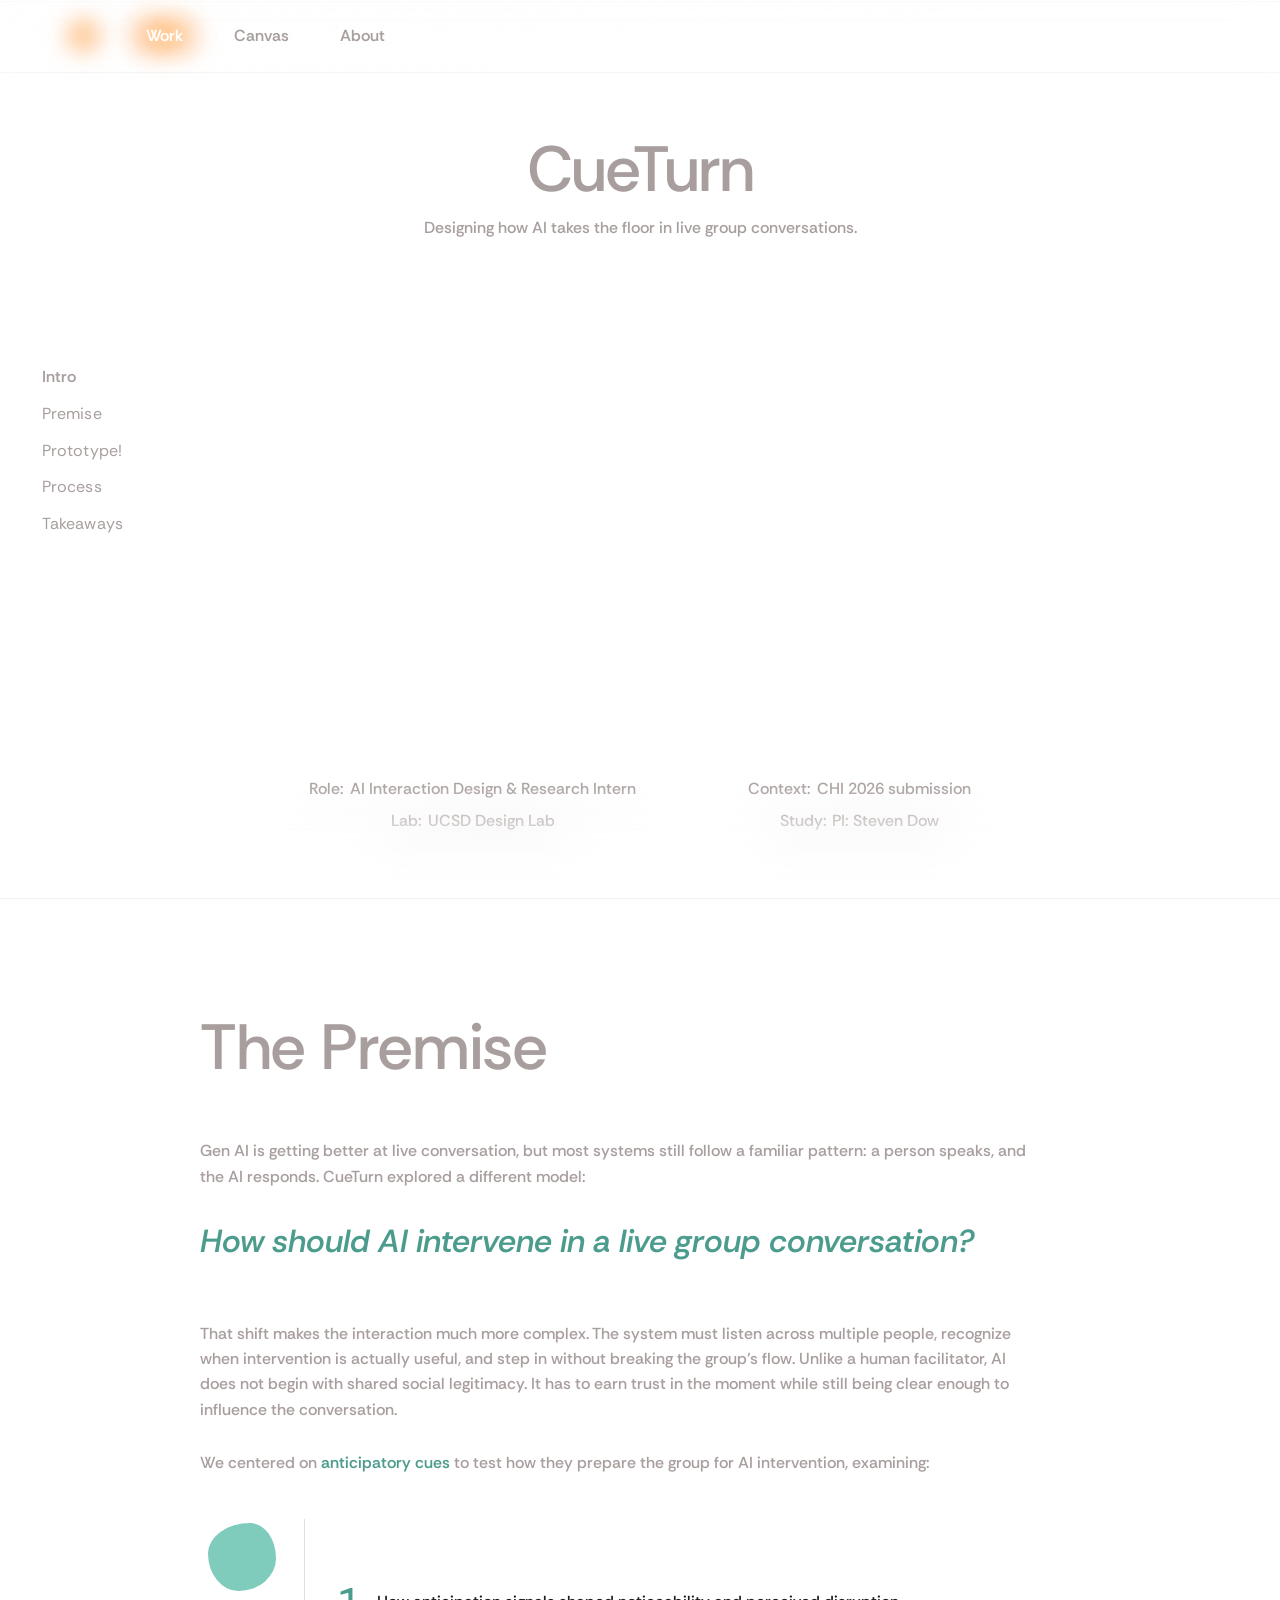
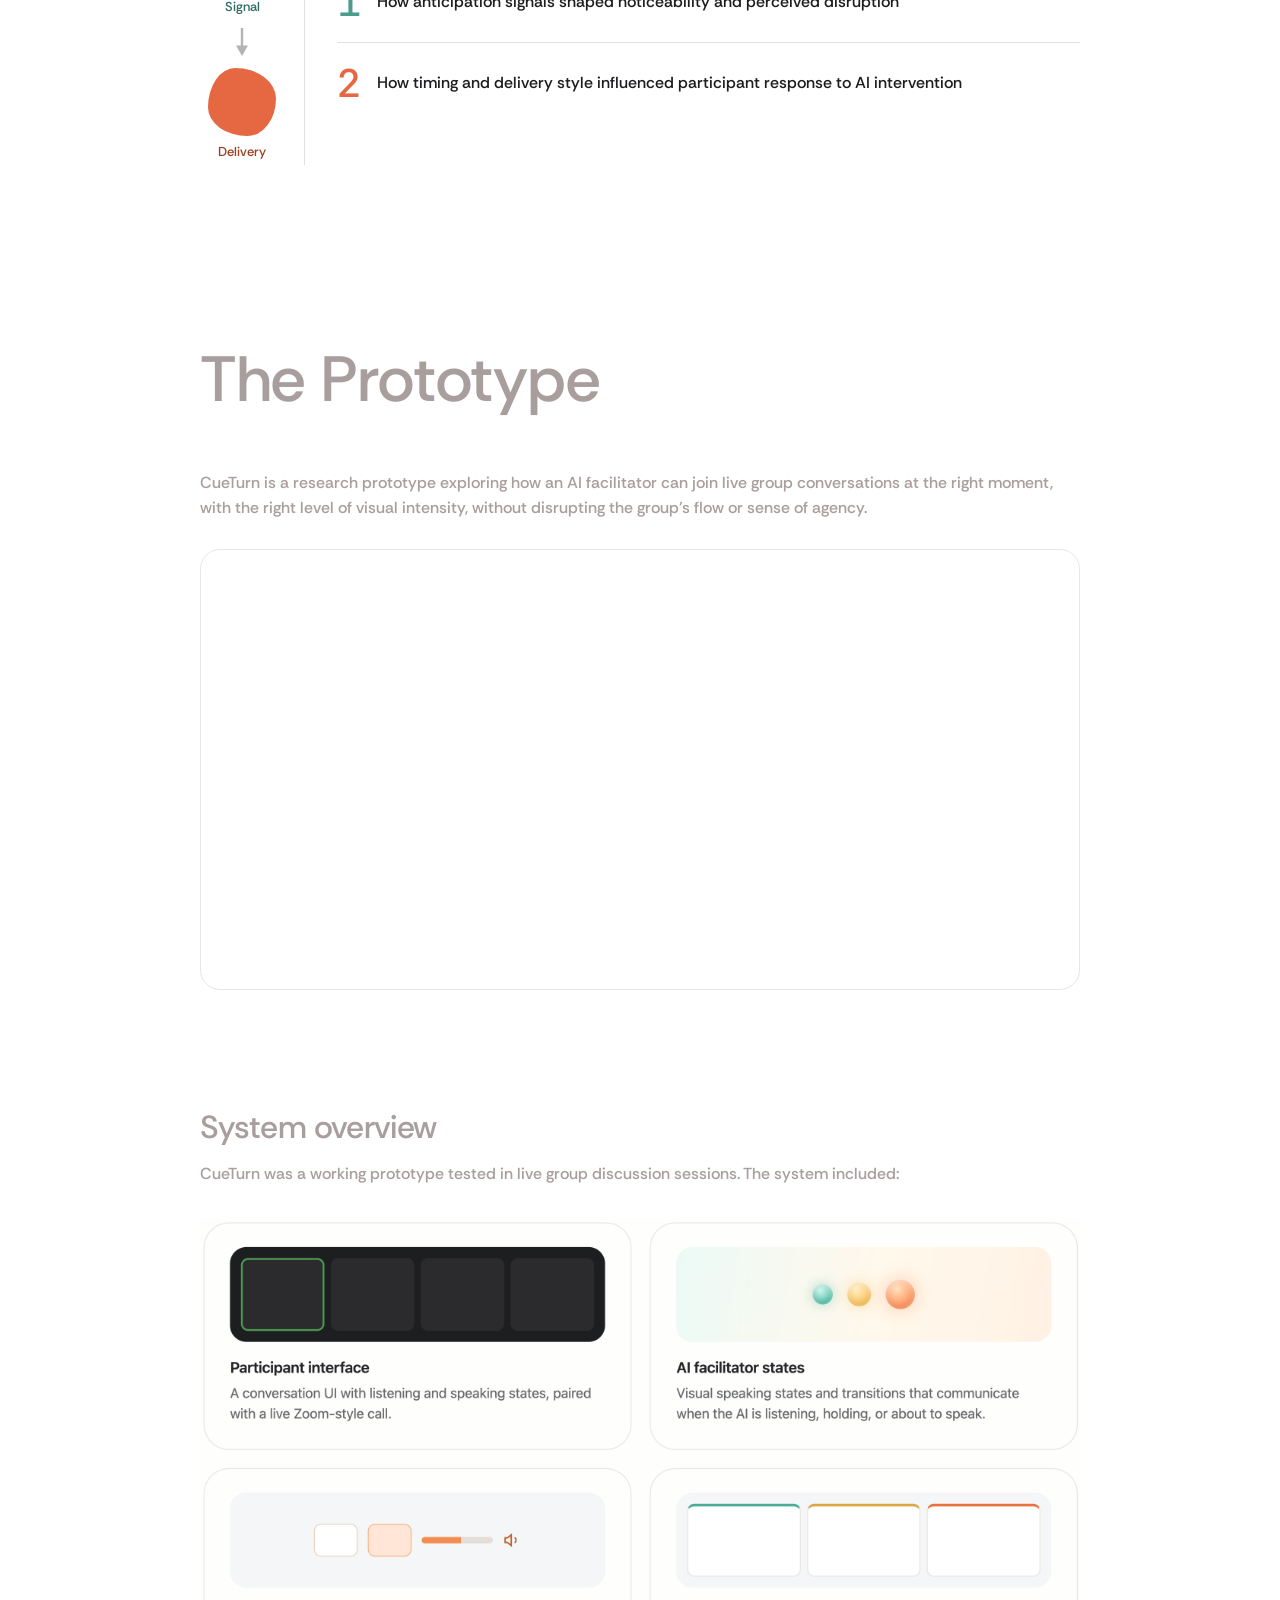
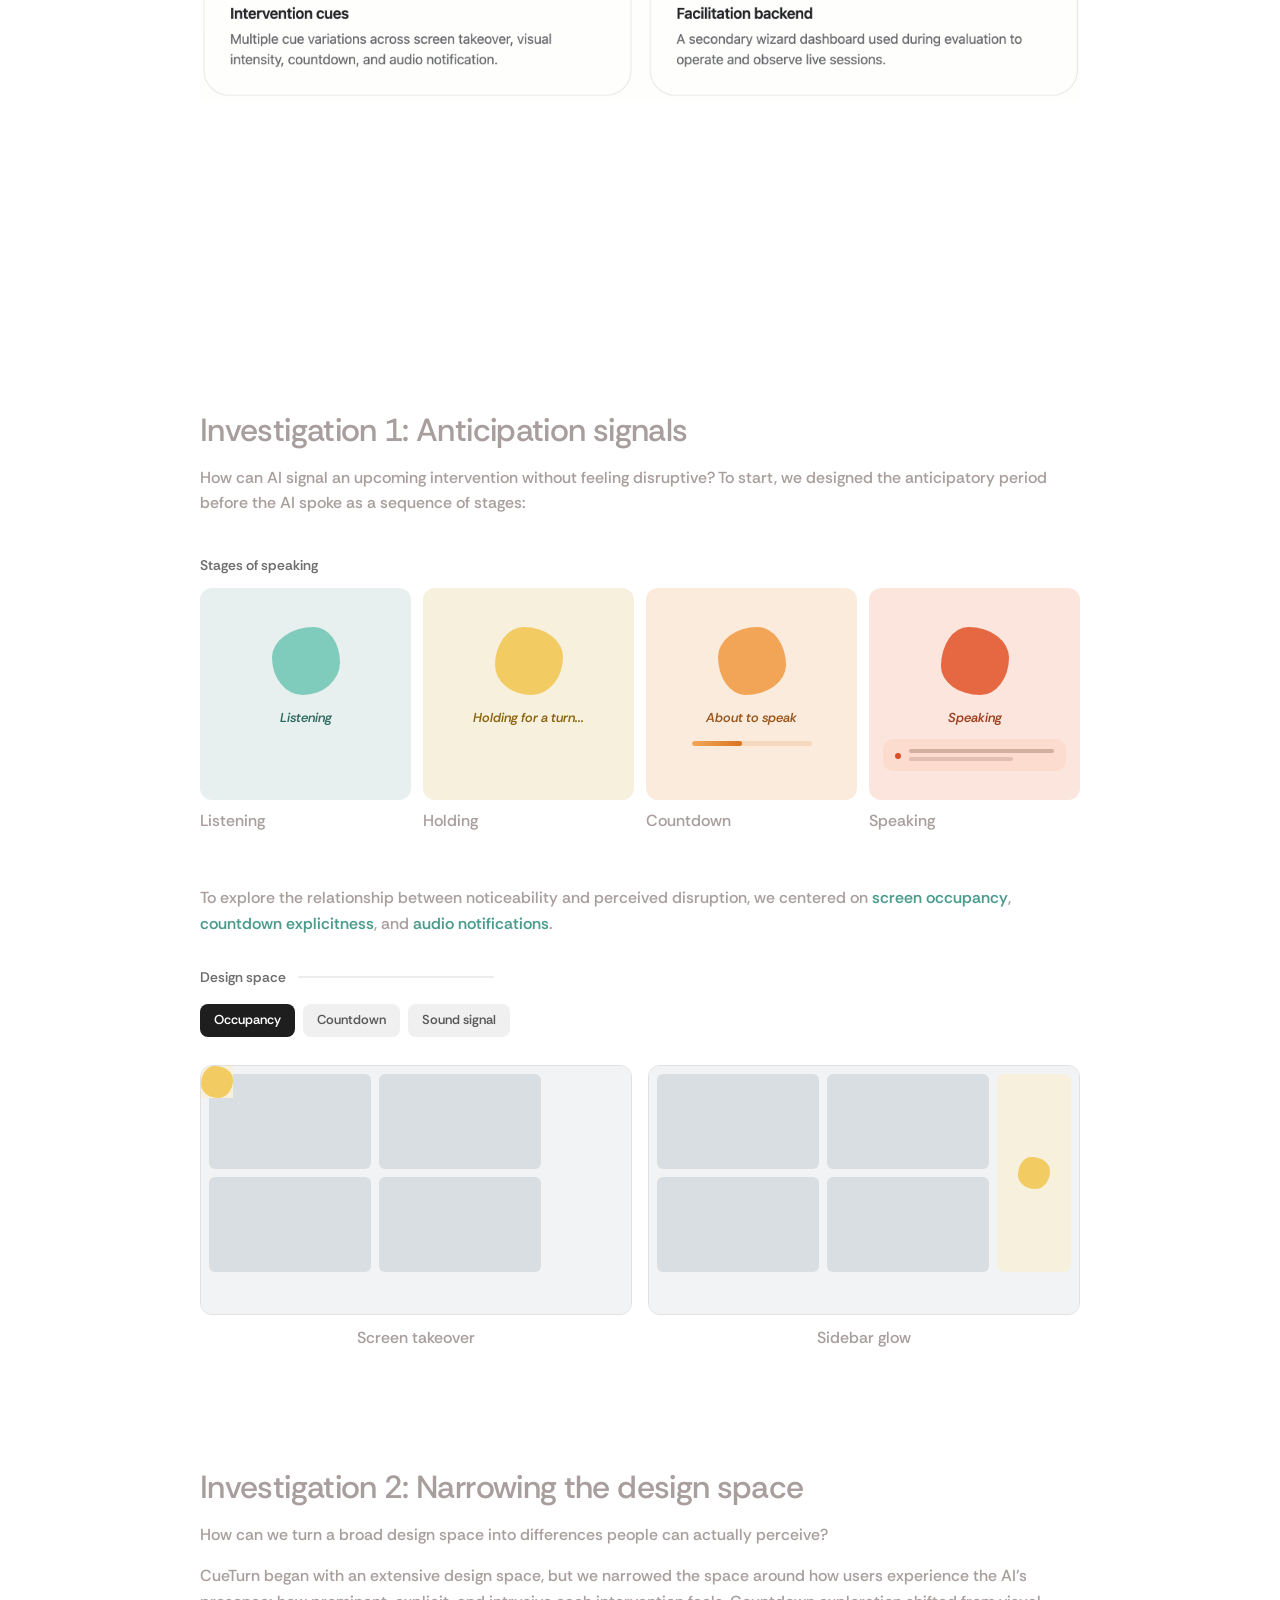
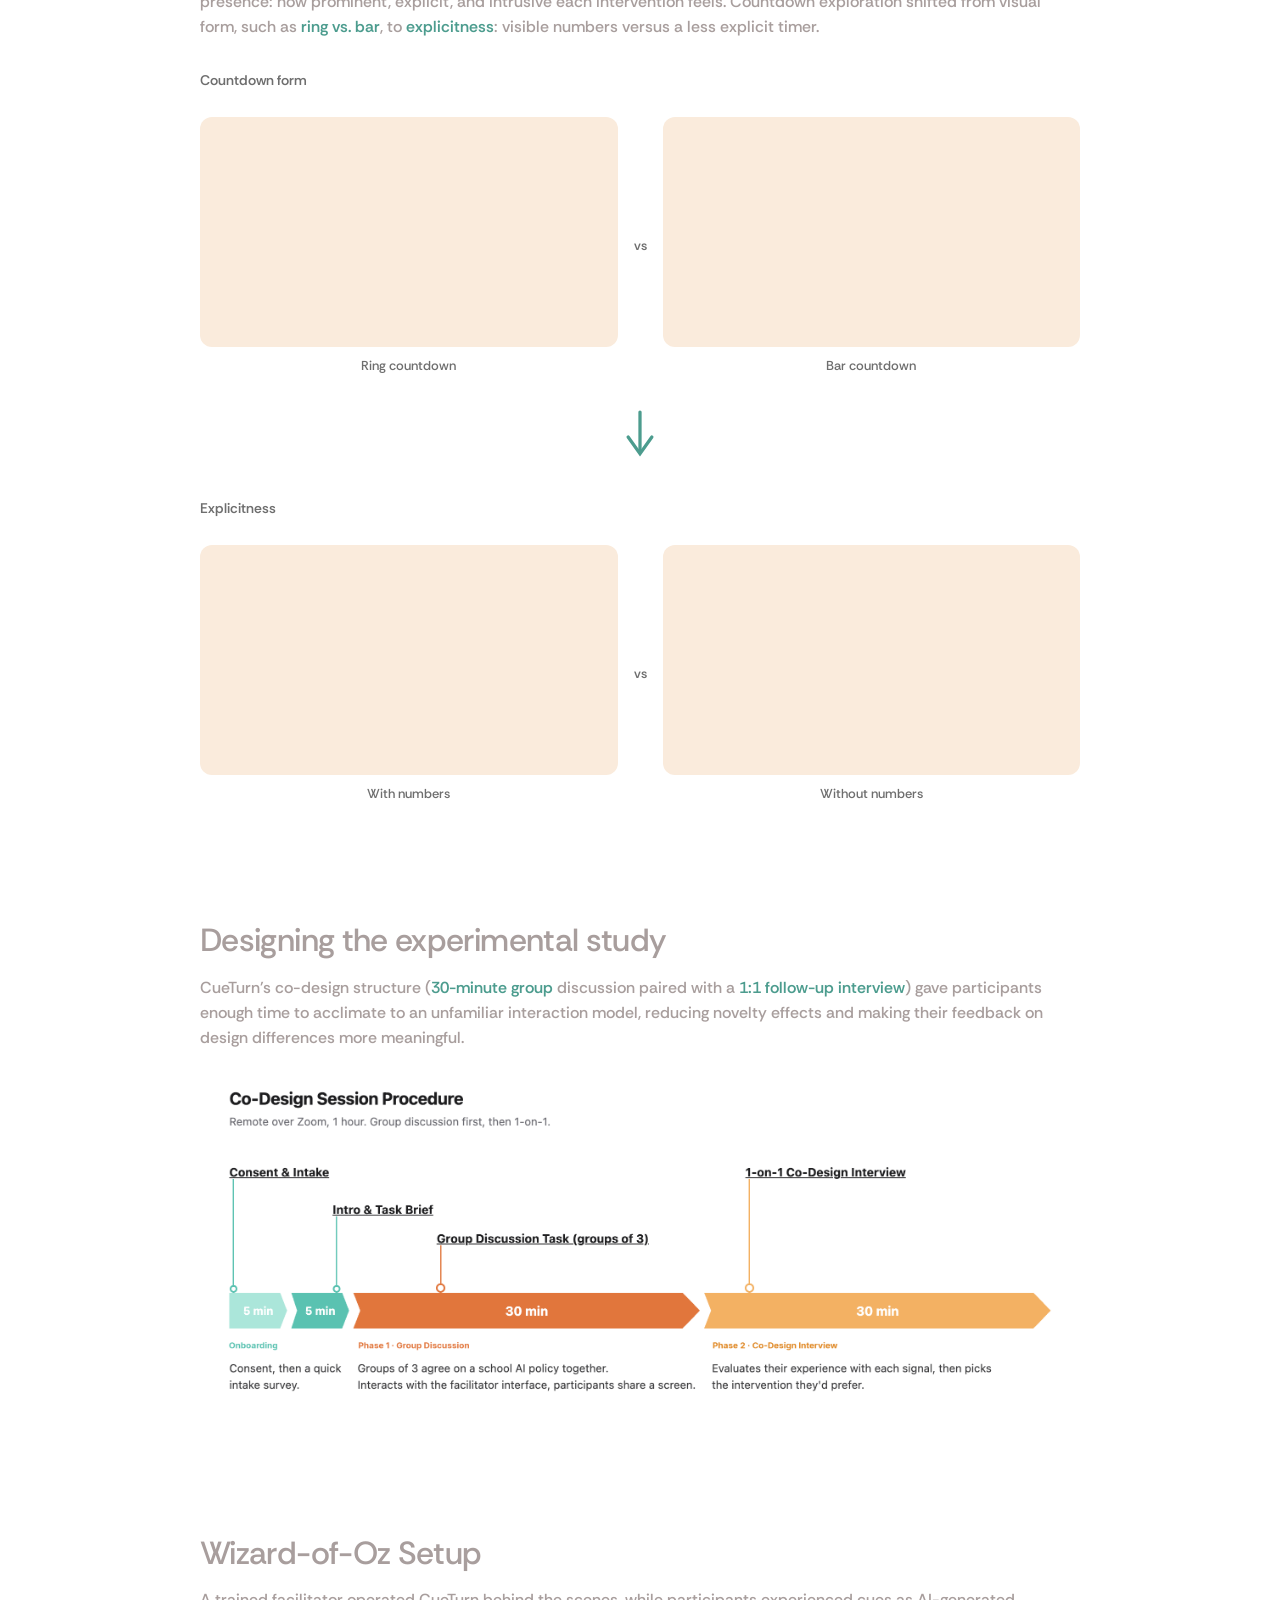
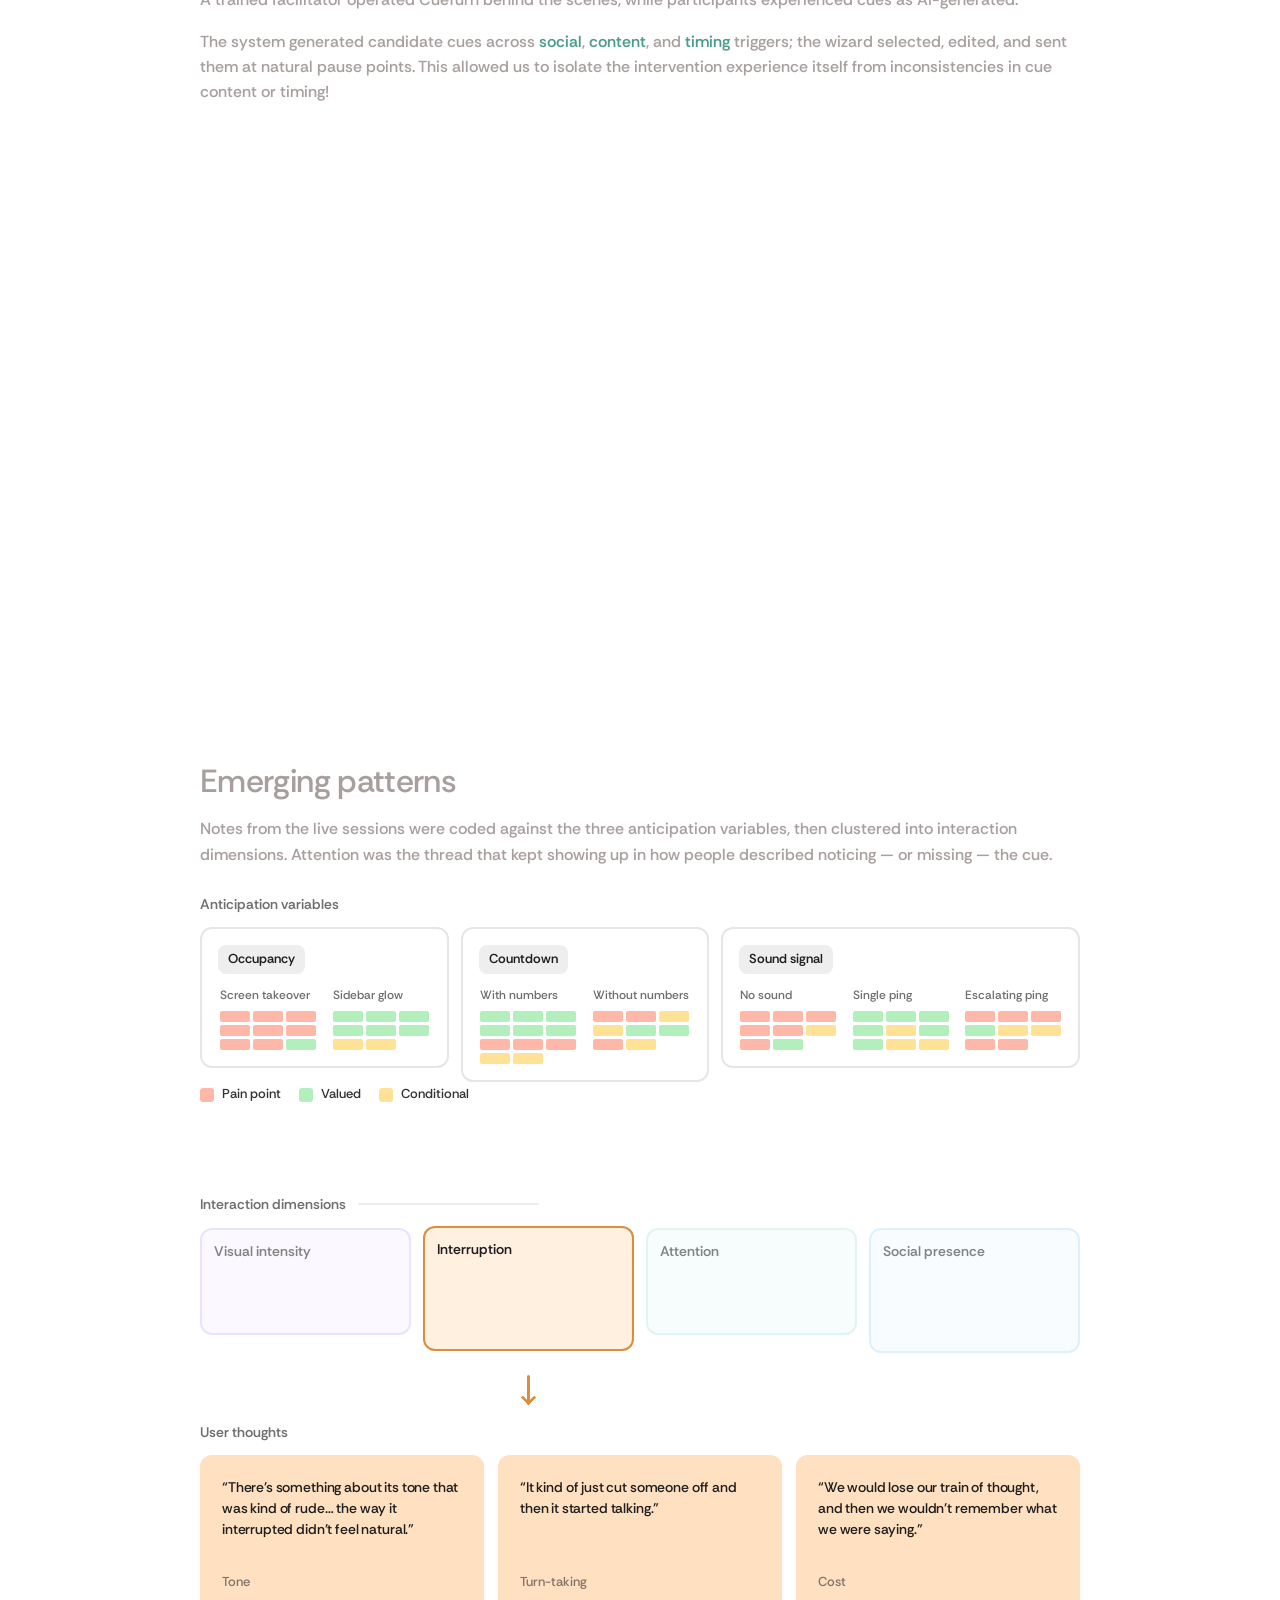
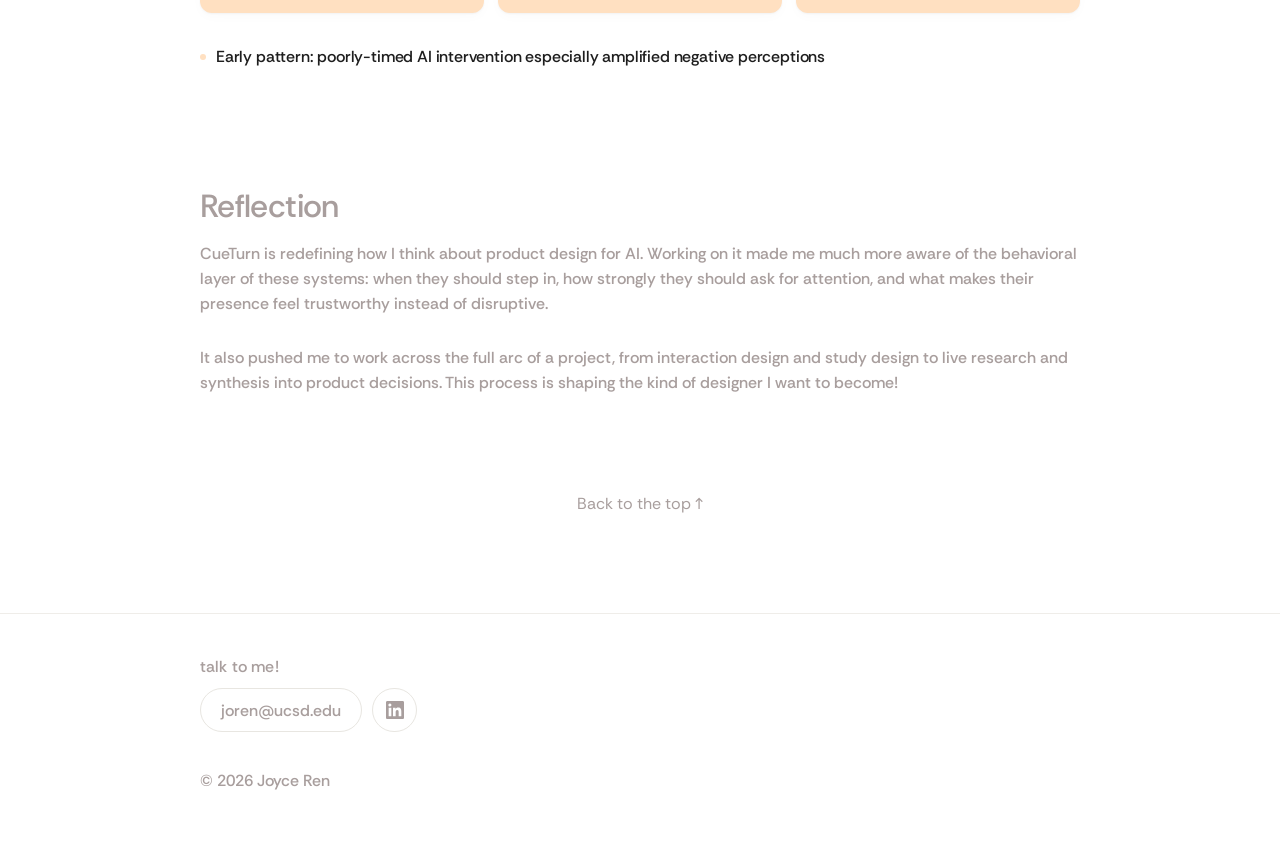
<file: case-studies/cueturn/index.html>
<!DOCTYPE html>
<html lang="en">
<head>
  <meta charset="UTF-8">
  <meta name="viewport" content="width=device-width, initial-scale=1.0">
  <meta name="description" content="CueTurn — case study by Joyce Ren. Designing how AI takes the floor in live group conversations.">
  <title>CueTurn — Joyce Ren</title>
  <link rel="preconnect" href="https://fonts.googleapis.com">
  <link rel="preconnect" href="https://fonts.gstatic.com" crossorigin>
  <link href="https://fonts.googleapis.com/css2?family=Rethink+Sans:ital,wght@0,300;0,400;0,500;0,600;0,700;0,800;1,300;1,400;1,500;1,600;1,700;1,800&display=swap" rel="stylesheet">
  <link rel="icon" href="../../favicon.ico" sizes="any">
  <link rel="icon" type="image/png" sizes="32x32" href="../../assets/favicon/favicon-32.png">
  <link rel="icon" type="image/png" sizes="192x192" href="../../assets/favicon/favicon-192.png">
  <link rel="apple-touch-icon" href="../../assets/favicon/apple-touch-icon.png">
  <link rel="stylesheet" href="../../css/main.css">
  <style>
    @keyframes cueturn-am-clock {
      from { transform: scaleX(1); }
      to { transform: scaleX(0); }
    }
  </style>
</head>
<body class="case-study-page case-study-page--cueturn">

  <header class="case-topbar">
    <div class="case-topbar__inner">
      <div class="case-topbar__left">
        <a href="../../index.html" class="case-topbar__logo" aria-label="Joyce Ren home"></a>
        <nav id="site-nav" class="case-topbar__nav" aria-label="Main">
          <a href="../../index.html#work">Work</a>
          <a href="../../canvas/index.html">Canvas</a>
          <a href="../../about/index.html">About</a>
        </nav>
      </div>
      <button class="nav-toggle" aria-expanded="false" aria-controls="site-nav" aria-label="Toggle navigation">
        Menu
      </button>
    </div>
  </header>

  <div class="case-layout">
    <nav class="case-sidebar" aria-label="Case study sections">
      <a href="#intro" class="case-sidebar__link is-active">Intro</a>
      <a href="#problem" class="case-sidebar__link">Premise</a>
      <a href="#solution" class="case-sidebar__link">Prototype!</a>
      <a href="#process" class="case-sidebar__link">Process</a>
      <a href="#takeaways" class="case-sidebar__link">Takeaways</a>
    </nav>

    <article class="case-content">
      <section id="intro" class="case-block case-block--intro" data-section="intro">
        <header class="case-intro-header">
          <h1 class="case-intro-header__title">CueTurn</h1>
          <p class="case-intro-header__subtitle">
            Designing how AI takes the floor in live group conversations.
          </p>
        </header>

        <div class="case-hero-media case-hero-media--cueturn-cover">
          <video
            class="case-hero-image case-hero-image--video case-hero-image--cueturn-cover"
            autoplay
            muted
            loop
            playsinline
            webkit-playsinline
            preload="auto"
            aria-label="CueTurn product demo"
            data-loop-start="6.9"
            data-playback-rate="1.4"
          >
            <source src="../../assets/videos/cueturn/cueturn-demo-vid.mp4" type="video/mp4">
          </video>
        </div>

        <div class="case-intro-meta">
          <dl class="case-details case-details--wide">
            <div class="case-details__col">
              <div class="case-details__item">
                <dt>Role</dt>
                <dd>AI Interaction Design &amp; Research Intern</dd>
              </div>
              <div class="case-details__item">
                <dt>Lab</dt>
                <dd>UCSD Design Lab</dd>
              </div>
            </div>
            <div class="case-details__col">
              <div class="case-details__item">
                <dt>Context</dt>
                <dd>CHI 2026 submission</dd>
              </div>
              <div class="case-details__item">
                <dt>Study</dt>
                <dd>PI: Steven Dow</dd>
              </div>
            </div>
          </dl>
        </div>
      </section>

      <section id="problem" class="case-block" data-section="problem">
        <h2 class="case-section-heading">The Premise</h2>

        <p class="case-body case-body--tertiary">
          Gen AI is getting better at live conversation, but most systems still follow a familiar pattern:
          a person speaks, and the AI responds. CueTurn explored a different model:
        </p>

        <p class="case-pullquote">
          <strong>How should AI intervene in a live group conversation?</strong>
        </p>

        <p class="case-body case-body--tertiary">
          That shift makes the interaction much more complex. The system must listen across multiple
          people, recognize when intervention is actually useful, and step in without breaking the group’s
          flow. Unlike a human facilitator, AI does not begin with shared social legitimacy. It has to earn
          trust in the moment while still being clear enough to influence the conversation.
        </p>

        <p class="case-body case-body--tertiary">
          We centered on <strong class="case-emphasis">anticipatory cues</strong> to test how they
          prepare the group for AI intervention, examining:
        </p>

        <div
          class="cueturn-ds cueturn-focus"
          role="img"
          aria-label="CueTurn focus questions: how anticipation signals shaped noticeability and perceived disruption; how timing and delivery style influenced participant response to AI intervention"
        >
          <div class="cueturn-focus__rail" aria-hidden="true">
            <figure class="cueturn-focus__step">
              <div class="cueturn-ds__blob cueturn-ds__blob--listen"></div>
              <figcaption class="cueturn-focus__label cueturn-focus__label--signal">Signal</figcaption>
            </figure>
            <span class="cueturn-focus__arrow"></span>
            <figure class="cueturn-focus__step">
              <div class="cueturn-ds__blob cueturn-ds__blob--speak"></div>
              <figcaption class="cueturn-focus__label cueturn-focus__label--delivery">Delivery</figcaption>
            </figure>
          </div>

          <ol class="cueturn-focus__list">
            <li class="cueturn-focus__item">
              <span class="cueturn-focus__num cueturn-focus__num--signal">1</span>
              <p class="cueturn-focus__q">How anticipation signals shaped noticeability and perceived disruption</p>
            </li>
            <li class="cueturn-focus__item">
              <span class="cueturn-focus__num cueturn-focus__num--delivery">2</span>
              <p class="cueturn-focus__q">How timing and delivery style influenced participant response to AI intervention</p>
            </li>
          </ol>
        </div>
      </section>

      <section id="solution" class="case-block" data-section="solution">
        <h2 class="case-section-heading">The Prototype</h2>

        <p class="case-body case-body--tertiary">
          CueTurn is a research prototype exploring how an AI facilitator can join live group conversations
          at the right moment, with the right level of visual intensity, without disrupting the group’s flow
          or sense of agency.
        </p>

        <div class="case-feature-video-card" aria-hidden="true">
          <video
            class="case-feature-video-card__media"
            autoplay
            muted
            loop
            playsinline
            webkit-playsinline
            preload="metadata"
          >
            <source src="../../assets/videos/cueturn/cueturn-main-prototype.mp4" type="video/mp4">
          </video>
        </div>

        <h3 class="case-subheading case-subheading--large">System overview</h3>
        <p class="case-body case-body--tertiary">
          CueTurn was a working prototype tested in live group discussion sessions. The system included:
        </p>

        <div class="case-image-grid case-image-grid--stacked">
          <img
            src="../../assets/images/cueturn/cueturn-system-overview.png"
            alt="CueTurn system overview showing the participant interface, AI facilitator states, intervention cues, and facilitation backend"
            class="case-image-grid__img case-image-grid__img--flat"
            loading="lazy"
            width="2314"
            height="1266"
            decoding="async"
          >
        </div>
      </section>

      <section id="process" class="case-block" data-section="process">
        <h2 class="case-section-heading">Process</h2>

        <h3 class="case-subheading case-subheading--large">Investigation 1: Anticipation signals</h3>
        <p class="case-body case-body--tertiary">
          How can AI signal an upcoming intervention without feeling disruptive? To start, we designed the anticipatory period before the AI spoke as a sequence of stages:
        </p>
        <div class="cueturn-ds cueturn-ds--stages">
          <section class="cueturn-ds__card" aria-labelledby="cueturn-ds-stages-label">
            <h4 class="cueturn-ds__kicker" id="cueturn-ds-stages-label">Stages of speaking</h4>
            <div class="cueturn-ds__stages">
              <figure class="cueturn-ds__stage">
                <div class="cueturn-ds__stage-frame cueturn-ds__stage-frame--listen">
                  <div class="cueturn-ds__blob-slot">
                    <div class="cueturn-ds__blob cueturn-ds__blob--listen"></div>
                  </div>
                  <span class="cueturn-ds__stage-status cueturn-ds__stage-status--listen">Listening</span>
                </div>
                <figcaption class="cueturn-ds__caption">Listening</figcaption>
              </figure>
              <figure class="cueturn-ds__stage">
                <div class="cueturn-ds__stage-frame cueturn-ds__stage-frame--hold">
                  <div class="cueturn-ds__blob-slot">
                    <div class="cueturn-ds__blob cueturn-ds__blob--hold"></div>
                  </div>
                  <span class="cueturn-ds__stage-status cueturn-ds__stage-status--hold">Holding for a turn...</span>
                </div>
                <figcaption class="cueturn-ds__caption">Holding</figcaption>
              </figure>
              <figure class="cueturn-ds__stage">
                <div class="cueturn-ds__stage-frame cueturn-ds__stage-frame--count">
                  <div class="cueturn-ds__blob-slot">
                    <div class="cueturn-ds__blob cueturn-ds__blob--count"></div>
                  </div>
                  <span class="cueturn-ds__stage-status cueturn-ds__stage-status--count">About to speak</span>
                  <div class="cueturn-ds__stage-bar" aria-hidden="true">
                    <div class="cueturn-ds__stage-bar-fill"></div>
                  </div>
                </div>
                <figcaption class="cueturn-ds__caption">Countdown</figcaption>
              </figure>
              <figure class="cueturn-ds__stage">
                <div class="cueturn-ds__stage-frame cueturn-ds__stage-frame--speak">
                  <div class="cueturn-ds__blob-slot">
                    <div class="cueturn-ds__blob cueturn-ds__blob--speak"></div>
                  </div>
                  <span class="cueturn-ds__stage-status cueturn-ds__stage-status--speak">Speaking</span>
                  <div class="cueturn-ds__transcript" aria-hidden="true">
                    <span class="cueturn-ds__transcript-dot"></span>
                    <div class="cueturn-ds__transcript-lines">
                      <span></span>
                      <span></span>
                    </div>
                  </div>
                </div>
                <figcaption class="cueturn-ds__caption">Speaking</figcaption>
              </figure>
            </div>
          </section>
        </div>
        <p class="case-body case-body--tertiary">
          To explore the relationship between noticeability and perceived disruption, we centered on
          <strong class="case-emphasis">screen occupancy</strong>,
          <strong class="case-emphasis">countdown explicitness</strong>, and
          <strong class="case-emphasis">audio notifications</strong>.
        </p>

        <div class="cueturn-ds" data-cueturn-ds>
          <section class="cueturn-ds__card cueturn-ds__card--space" aria-labelledby="cueturn-ds-space-label">
            <div class="cueturn-ds__space-head">
              <h4 class="cueturn-ds__kicker" id="cueturn-ds-space-label">Design space</h4>
              <div class="cueturn-am__clock" id="cueturn-ds-clock" aria-hidden="true"></div>
            </div>
            <div class="cueturn-ds__tabs" role="tablist" aria-label="Design space dimensions">
              <button type="button" class="cueturn-ds__tab" role="tab" id="cueturn-ds-tab-notif" aria-controls="cueturn-ds-panel-notif" data-tab="notif">Occupancy</button>
              <button type="button" class="cueturn-ds__tab" role="tab" id="cueturn-ds-tab-count" aria-controls="cueturn-ds-panel-count" data-tab="count">Countdown</button>
              <button type="button" class="cueturn-ds__tab" role="tab" id="cueturn-ds-tab-sound" aria-controls="cueturn-ds-panel-sound" data-tab="sound">Sound signal</button>
            </div>

            <div class="cueturn-ds__panel" id="cueturn-ds-panel-notif" role="tabpanel" data-panel="notif" aria-labelledby="cueturn-ds-tab-notif">
              <div class="cueturn-ds__grid cueturn-ds__grid--2">
                <figure class="cueturn-ds__variant">
                  <div class="cueturn-ds__ui">
                    <div class="cueturn-ds__ui-screen">
                      <div class="cueturn-ds__ui-tiles cueturn-ds__ui-tiles--fade">
                        <div class="cueturn-ds__ui-row"><span></span><span></span></div>
                        <div class="cueturn-ds__ui-row"><span></span><span></span></div>
                      </div>
                      <div class="cueturn-ds__takeover">
                        <div class="cueturn-ds__blob cueturn-ds__blob--hold cueturn-ds__blob--sm"></div>
                      </div>
                    </div>
                    <div class="cueturn-ds__ui-dock" aria-hidden="true">
                      <span class="cueturn-ds__ui-dock-btn">
                        <svg viewBox="0 0 16 16" fill="none"><rect x="5.5" y="2" width="5" height="8" rx="2.5" fill="currentColor"/><path d="M4 8.5a4 4 0 0 0 8 0" stroke="currentColor" stroke-width="1.5" stroke-linecap="round"/><path d="M8 12.5v1.5" stroke="currentColor" stroke-width="1.5" stroke-linecap="round"/></svg>
                      </span>
                      <span class="cueturn-ds__ui-dock-btn">
                        <svg viewBox="0 0 16 16" fill="none"><rect x="2" y="4.5" width="8" height="7" rx="1.5" fill="currentColor"/><path d="M11 7l3-1.5v5L11 9V7z" fill="currentColor"/></svg>
                      </span>
                      <span class="cueturn-ds__ui-dock-btn cueturn-ds__ui-dock-btn--share">
                        <svg viewBox="0 0 16 16" fill="none"><path d="M8 3v7" stroke="currentColor" stroke-width="1.6" stroke-linecap="round"/><path d="M5.5 5.5 8 3l2.5 2.5" stroke="currentColor" stroke-width="1.6" stroke-linecap="round" stroke-linejoin="round"/><path d="M3.5 9.5v2a1.5 1.5 0 0 0 1.5 1.5h6a1.5 1.5 0 0 0 1.5-1.5v-2" stroke="currentColor" stroke-width="1.6" stroke-linecap="round"/></svg>
                      </span>
                      <span class="cueturn-ds__ui-dock-btn cueturn-ds__ui-dock-btn--more">
                        <svg viewBox="0 0 16 16" fill="currentColor"><circle cx="4" cy="8" r="1.15"/><circle cx="8" cy="8" r="1.15"/><circle cx="12" cy="8" r="1.15"/></svg>
                      </span>
                      <span class="cueturn-ds__ui-dock-btn cueturn-ds__ui-dock-btn--leave">
                        <svg viewBox="0 0 16 16" fill="none"><path d="M3.2 6.4c1.8-1.8 7.8-1.8 9.6 0" stroke="currentColor" stroke-width="1.6" stroke-linecap="round"/><path d="M2.2 8.8 4.6 7.2M13.8 8.8 11.4 7.2" stroke="currentColor" stroke-width="1.6" stroke-linecap="round"/></svg>
                      </span>
                    </div>
                  </div>
                  <figcaption class="cueturn-ds__caption cueturn-ds__caption--center">Screen takeover</figcaption>
                </figure>
                <figure class="cueturn-ds__variant">
                  <div class="cueturn-ds__ui">
                    <div class="cueturn-ds__ui-screen cueturn-ds__ui-screen--split">
                      <div class="cueturn-ds__ui-tiles">
                        <div class="cueturn-ds__ui-row"><span></span><span></span></div>
                        <div class="cueturn-ds__ui-row"><span></span><span></span></div>
                      </div>
                      <div class="cueturn-ds__sidebar-glow">
                        <div class="cueturn-ds__blob cueturn-ds__blob--hold cueturn-ds__blob--sm"></div>
                      </div>
                    </div>
                    <div class="cueturn-ds__ui-dock" aria-hidden="true">
                      <span class="cueturn-ds__ui-dock-btn">
                        <svg viewBox="0 0 16 16" fill="none"><rect x="5.5" y="2" width="5" height="8" rx="2.5" fill="currentColor"/><path d="M4 8.5a4 4 0 0 0 8 0" stroke="currentColor" stroke-width="1.5" stroke-linecap="round"/><path d="M8 12.5v1.5" stroke="currentColor" stroke-width="1.5" stroke-linecap="round"/></svg>
                      </span>
                      <span class="cueturn-ds__ui-dock-btn">
                        <svg viewBox="0 0 16 16" fill="none"><rect x="2" y="4.5" width="8" height="7" rx="1.5" fill="currentColor"/><path d="M11 7l3-1.5v5L11 9V7z" fill="currentColor"/></svg>
                      </span>
                      <span class="cueturn-ds__ui-dock-btn cueturn-ds__ui-dock-btn--share">
                        <svg viewBox="0 0 16 16" fill="none"><path d="M8 3v7" stroke="currentColor" stroke-width="1.6" stroke-linecap="round"/><path d="M5.5 5.5 8 3l2.5 2.5" stroke="currentColor" stroke-width="1.6" stroke-linecap="round" stroke-linejoin="round"/><path d="M3.5 9.5v2a1.5 1.5 0 0 0 1.5 1.5h6a1.5 1.5 0 0 0 1.5-1.5v-2" stroke="currentColor" stroke-width="1.6" stroke-linecap="round"/></svg>
                      </span>
                      <span class="cueturn-ds__ui-dock-btn cueturn-ds__ui-dock-btn--more">
                        <svg viewBox="0 0 16 16" fill="currentColor"><circle cx="4" cy="8" r="1.15"/><circle cx="8" cy="8" r="1.15"/><circle cx="12" cy="8" r="1.15"/></svg>
                      </span>
                      <span class="cueturn-ds__ui-dock-btn cueturn-ds__ui-dock-btn--leave">
                        <svg viewBox="0 0 16 16" fill="none"><path d="M3.2 6.4c1.8-1.8 7.8-1.8 9.6 0" stroke="currentColor" stroke-width="1.6" stroke-linecap="round"/><path d="M2.2 8.8 4.6 7.2M13.8 8.8 11.4 7.2" stroke="currentColor" stroke-width="1.6" stroke-linecap="round"/></svg>
                      </span>
                    </div>
                  </div>
                  <figcaption class="cueturn-ds__caption cueturn-ds__caption--center">Sidebar glow</figcaption>
                </figure>
              </div>
            </div>

            <div class="cueturn-ds__panel" id="cueturn-ds-panel-count" role="tabpanel" data-panel="count" aria-labelledby="cueturn-ds-tab-count" hidden>
              <div class="cueturn-ds__grid cueturn-ds__grid--2">
                <figure class="cueturn-ds__variant">
                  <div class="cueturn-ds__count-stage">
                    <div class="cueturn-ds__blob cueturn-ds__blob--count"></div>
                    <div class="cueturn-ds__nums" aria-hidden="true">
                      <span class="cueturn-ds__num cueturn-ds__num--3">3</span>
                      <span class="cueturn-ds__num cueturn-ds__num--2">2</span>
                      <span class="cueturn-ds__num cueturn-ds__num--1">1</span>
                    </div>
                    <div class="cueturn-ds__count-bar"><div class="cueturn-ds__count-bar-fill"></div></div>
                  </div>
                  <figcaption class="cueturn-ds__caption cueturn-ds__caption--center">With numbers</figcaption>
                </figure>
                <figure class="cueturn-ds__variant">
                  <div class="cueturn-ds__count-stage">
                    <div class="cueturn-ds__blob cueturn-ds__blob--count"></div>
                    <div class="cueturn-ds__count-bar"><div class="cueturn-ds__count-bar-fill"></div></div>
                  </div>
                  <figcaption class="cueturn-ds__caption cueturn-ds__caption--center">Without numbers</figcaption>
                </figure>
              </div>
            </div>

            <div class="cueturn-ds__panel" id="cueturn-ds-panel-sound" role="tabpanel" data-panel="sound" aria-labelledby="cueturn-ds-tab-sound" hidden>
              <div class="cueturn-ds__grid cueturn-ds__grid--3">
                <figure class="cueturn-ds__variant">
                  <div class="cueturn-ds__sound-stage">
                    <svg width="90" height="72" viewBox="0 0 50 40" aria-hidden="true">
                      <path d="M4 17V23C4 24.6569 5.34315 26 7 26H11.2L18.6 32.2C19.5 32.95 21 32.3 21 31.1V8.9C21 7.7 19.5 7.05 18.6 7.8L11.2 14H7C5.34315 14 4 15.3431 4 17Z" fill="none" stroke="#C0461F" stroke-width="2.6" stroke-linejoin="round"></path>
                      <path d="M28 14L38 26" stroke="#C0461F" stroke-width="2.6" stroke-linecap="round"></path>
                      <path d="M38 14L28 26" stroke="#C0461F" stroke-width="2.6" stroke-linecap="round"></path>
                    </svg>
                  </div>
                  <figcaption class="cueturn-ds__caption cueturn-ds__caption--center">No sound</figcaption>
                </figure>
                <figure class="cueturn-ds__variant">
                  <div class="cueturn-ds__sound-stage">
                    <svg width="90" height="72" viewBox="0 0 50 40" aria-hidden="true">
                      <path d="M4 17V23C4 24.6569 5.34315 26 7 26H11.2L18.6 32.2C19.5 32.95 21 32.3 21 31.1V8.9C21 7.7 19.5 7.05 18.6 7.8L11.2 14H7C5.34315 14 4 15.3431 4 17Z" fill="none" stroke="#C0461F" stroke-width="2.6" stroke-linejoin="round"></path>
                      <path class="cueturn-ds__arc cueturn-ds__arc--once" d="M28 13C30.5 16.2 30.5 23.8 28 27" fill="none" stroke="#C0461F" stroke-width="2.6" stroke-linecap="round"></path>
                    </svg>
                  </div>
                  <figcaption class="cueturn-ds__caption cueturn-ds__caption--center">Single ping</figcaption>
                </figure>
                <figure class="cueturn-ds__variant">
                  <div class="cueturn-ds__sound-stage">
                    <svg width="90" height="72" viewBox="0 0 50 40" aria-hidden="true">
                      <path d="M4 17V23C4 24.6569 5.34315 26 7 26H11.2L18.6 32.2C19.5 32.95 21 32.3 21 31.1V8.9C21 7.7 19.5 7.05 18.6 7.8L11.2 14H7C5.34315 14 4 15.3431 4 17Z" fill="none" stroke="#C0461F" stroke-width="2.6" stroke-linejoin="round"></path>
                      <path class="cueturn-ds__arc cueturn-ds__arc--loop" d="M27 14C29.2 16.8 29.2 23.2 27 26" fill="none" stroke="#C0461F" stroke-width="2.6" stroke-linecap="round"></path>
                      <path class="cueturn-ds__arc cueturn-ds__arc--loop cueturn-ds__arc--delay-1" d="M33 10C36.6 14.6 36.6 25.4 33 30" fill="none" stroke="#C0461F" stroke-width="2.6" stroke-linecap="round"></path>
                      <path class="cueturn-ds__arc cueturn-ds__arc--loop cueturn-ds__arc--delay-2" d="M39 6C43.8 12.2 43.8 27.8 39 34" fill="none" stroke="#C0461F" stroke-width="2.6" stroke-linecap="round"></path>
                    </svg>
                  </div>
                  <figcaption class="cueturn-ds__caption cueturn-ds__caption--center">Escalating ping</figcaption>
                </figure>
              </div>
            </div>
          </section>
        </div>

        <h3 class="case-subheading case-subheading--large">Investigation 2: Narrowing the design space</h3>
        <p class="case-body case-body--tertiary">
          How can we turn a broad design space into differences people can actually perceive?
        </p>
        <p class="case-body case-body--tertiary">
          CueTurn began with an extensive design space, but we narrowed the space around how users experience the AI’s
          presence: how prominent, explicit, and intrusive each intervention feels. Countdown exploration shifted from
          visual form, such as <strong class="case-emphasis">ring vs. bar</strong>, to
          <strong class="case-emphasis">explicitness</strong>: visible numbers versus a less explicit timer.
        </p>

        <div class="cueturn-ds cueturn-narrow">
          <section class="cueturn-ds__card cueturn-ds__card--space" aria-labelledby="cueturn-narrow-form-label">
            <h4 class="cueturn-ds__kicker" id="cueturn-narrow-form-label">Countdown form</h4>
            <div class="cueturn-narrow__row">
              <figure class="cueturn-ds__variant">
                <div class="cueturn-narrow__stage" data-stage-cycle="fmt-ring">
                  <div class="cueturn-narrow__inner stage-inner"></div>
                </div>
                <figcaption class="cueturn-ds__caption cueturn-ds__caption--center">Ring countdown</figcaption>
              </figure>
              <span class="cueturn-narrow__vs">vs</span>
              <figure class="cueturn-ds__variant">
                <div class="cueturn-narrow__stage" data-stage-cycle="fmt-bar">
                  <div class="cueturn-narrow__inner stage-inner"></div>
                </div>
                <figcaption class="cueturn-ds__caption cueturn-ds__caption--center">Bar countdown</figcaption>
              </figure>
            </div>
          </section>

          <div class="cueturn-narrow__arrow" aria-hidden="true">
            <svg viewBox="0 0 32 48" role="presentation">
              <path d="M16 3v32.6"></path>
              <path d="M6 24l10 14 10-14"></path>
            </svg>
          </div>

          <section class="cueturn-ds__card cueturn-ds__card--space" aria-labelledby="cueturn-narrow-explicit-label">
            <h4 class="cueturn-ds__kicker" id="cueturn-narrow-explicit-label">Explicitness</h4>
            <div class="cueturn-narrow__row">
              <figure class="cueturn-ds__variant">
                <div class="cueturn-narrow__stage" data-stage-cycle="expl-num">
                  <div class="cueturn-narrow__inner stage-inner"></div>
                </div>
                <figcaption class="cueturn-ds__caption cueturn-ds__caption--center">With numbers</figcaption>
              </figure>
              <span class="cueturn-narrow__vs">vs</span>
              <figure class="cueturn-ds__variant">
                <div class="cueturn-narrow__stage" data-stage-cycle="expl-nonum">
                  <div class="cueturn-narrow__inner stage-inner"></div>
                </div>
                <figcaption class="cueturn-ds__caption cueturn-ds__caption--center">Without numbers</figcaption>
              </figure>
            </div>
          </section>
        </div>

        <h3 class="case-subheading case-subheading--large">Designing the experimental study</h3>
        <p class="case-body case-body--tertiary">
          CueTurn's co-design structure (<strong class="case-emphasis">30-minute group</strong> discussion paired with a <strong class="case-emphasis">1:1 follow-up interview</strong>)
          gave participants enough time to acclimate to an unfamiliar interaction
          model, reducing novelty effects and making their feedback on design differences more meaningful.
        </p>
        <div class="case-image-grid case-image-grid--stacked">
          <img
            src="../../Cueturn%20Study%20Design%20graphic.png"
            alt="CueTurn co-design session procedure: consent and intake, CueTurn intro, a 30-minute group discussion, then a 30-minute 1-on-1 interview comparing screen occupancy, countdown explicitness, and audio notifications"
            class="case-image-grid__img case-image-grid__img--flat"
            loading="lazy"
            width="2074"
            height="823"
            decoding="async"
          >
        </div>

        <h3 class="case-subheading case-subheading--large">Wizard-of-Oz Setup</h3>
        <p class="case-body case-body--tertiary">
          A trained facilitator operated CueTurn behind the scenes, while participants experienced cues as
          AI-generated.
        </p>
        <p class="case-body case-body--tertiary">
          The system generated candidate cues across <strong class="case-emphasis">social</strong>,
          <strong class="case-emphasis">content</strong>, and <strong class="case-emphasis">timing</strong>
          triggers; the wizard selected,
          edited, and sent them at natural pause points. This allowed us to isolate the intervention
          experience itself from inconsistencies in cue content or timing!
        </p>

        <div class="case-image-grid case-image-grid--stacked case-scroll-video case-scroll-video--cueturn-wizard">
          <video
            class="case-image-grid__img case-image-grid__img--flat case-scroll-video__media case-scroll-video__media--cueturn-wizard"
            muted
            playsinline
            preload="auto"
            data-playback-rate="1.7"
            aria-label="CueTurn Wizard-of-Oz system: a facilitator selects, edits, and sends candidate cues"
          >
            <source src="../../assets/videos/cueturn/cueturn-wizard-ui.mp4" type="video/mp4">
          </video>
        </div>
      </section>

      <section id="takeaways" class="case-block case-block--last" data-section="takeaways">
        <h2 class="case-section-heading">Emerging patterns</h2>

        <p class="case-body case-body--tertiary">
          Notes from the live sessions were coded against the three anticipation variables, then clustered
          into interaction dimensions. Attention was the thread that kept showing up in how people described
          noticing &mdash; or missing &mdash; the cue.
        </p>

        <figure class="cueturn-am" aria-label="Interactive affinity map of formative session findings">
          <p class="cueturn-am__eyebrow">Anticipation variables</p>
          <div class="cueturn-am__vars">
            <section class="cueturn-am__card">
              <h3 class="cueturn-am__chip">Occupancy</h3>
              <div class="cueturn-am__var-cols">
                <div class="cueturn-am__col">
                  <p class="cueturn-am__mini">Screen takeover</p>
                  <div class="cueturn-am__grid" data-cells="r,r,r,r,r,r,r,r,g" aria-hidden="true"></div>
                </div>
                <div class="cueturn-am__col">
                  <p class="cueturn-am__mini">Sidebar glow</p>
                  <div class="cueturn-am__grid" data-cells="g,g,g,g,g,g,y,y" aria-hidden="true"></div>
                </div>
              </div>
            </section>
            <section class="cueturn-am__card">
              <h3 class="cueturn-am__chip">Countdown</h3>
              <div class="cueturn-am__var-cols">
                <div class="cueturn-am__col">
                  <p class="cueturn-am__mini">With numbers</p>
                  <div class="cueturn-am__grid" data-cells="g,g,g,g,g,g,r,r,r,y,y" aria-hidden="true"></div>
                </div>
                <div class="cueturn-am__col">
                  <p class="cueturn-am__mini">Without numbers</p>
                  <div class="cueturn-am__grid" data-cells="r,r,y,y,g,g,r,y" aria-hidden="true"></div>
                </div>
              </div>
            </section>
            <section class="cueturn-am__card">
              <h3 class="cueturn-am__chip">Sound signal</h3>
              <div class="cueturn-am__var-cols cueturn-am__var-cols--3">
                <div class="cueturn-am__col">
                  <p class="cueturn-am__mini">No sound</p>
                  <div class="cueturn-am__grid" data-cells="r,r,r,r,r,y,r,g" aria-hidden="true"></div>
                </div>
                <div class="cueturn-am__col">
                  <p class="cueturn-am__mini">Single ping</p>
                  <div class="cueturn-am__grid" data-cells="g,g,g,g,y,g,g,y,y" aria-hidden="true"></div>
                </div>
                <div class="cueturn-am__col">
                  <p class="cueturn-am__mini">Escalating ping</p>
                  <div class="cueturn-am__grid" data-cells="r,r,r,g,y,y,r,r" aria-hidden="true"></div>
                </div>
              </div>
            </section>
          </div>
          <ul class="cueturn-am__legend">
            <li><span class="cueturn-am__swatch cueturn-am__swatch--pain" aria-hidden="true"></span> Pain point</li>
            <li><span class="cueturn-am__swatch cueturn-am__swatch--valued" aria-hidden="true"></span> Valued</li>
            <li><span class="cueturn-am__swatch cueturn-am__swatch--conditional" aria-hidden="true"></span> Conditional</li>
          </ul>

          <div class="cueturn-am__dims-head">
            <p class="cueturn-am__eyebrow">Interaction dimensions</p>
            <div class="cueturn-am__clock" id="cueturn-am-clock" aria-hidden="true"></div>
          </div>
          <div class="cueturn-am__clusters" id="cueturn-am-clusters"></div>

          <p class="cueturn-am__eyebrow">User thoughts</p>
          <div class="cueturn-am__thoughts-wrap">
            <div class="cueturn-am__quotes" id="cueturn-am-quotes"></div>
            <div class="cueturn-am__patterns" id="cueturn-am-patterns"></div>
          </div>
        </figure>

        <h3 class="case-subheading case-subheading--large">Reflection</h3>
        <p class="case-body">
          CueTurn is redefining how I think about product design for AI. Working on it made me much more
          aware of the behavioral layer of these systems: when they should step in, how strongly they should
          ask for attention, and what makes their presence feel trustworthy instead of disruptive.
        </p>
        <p class="case-body">
          It also pushed me to work across the full arc of a project, from interaction design and study
          design to live research and synthesis into product decisions. This process is shaping the kind of
          designer I want to become!
        </p>

      </section>
    </article>
  </div>

  <footer class="home-footer">
    <div class="container home-footer__inner">
      <div class="home-footer__cta">
        <p class="home-footer__prompt">talk to me!</p>
        <div class="home-footer__actions">
          <a class="home-footer__email edge-glow" href="mailto:joren@ucsd.edu">
            <span class="edge-glow__bloom" aria-hidden="true"></span>
            <span class="edge-glow__ring" aria-hidden="true"></span>
            <span class="home-footer__email-text">joren@ucsd.edu</span>
          </a>
          <a class="home-footer__linkedin edge-glow" href="https://www.linkedin.com/in/joyce-ren" target="_blank" rel="noopener noreferrer" aria-label="LinkedIn">
            <span class="edge-glow__bloom" aria-hidden="true"></span>
            <span class="edge-glow__ring" aria-hidden="true"></span>
            <svg viewBox="0 0 24 24" aria-hidden="true" focusable="false">
              <path fill="currentColor" d="M20.45 20.45h-3.56v-5.57c0-1.33-.03-3.04-1.85-3.04-1.85 0-2.14 1.45-2.14 2.94v5.67H9.34V9h3.41v1.56h.05c.48-.9 1.64-1.85 3.37-1.85 3.6 0 4.27 2.37 4.27 5.46v6.28zM5.34 7.43a2.07 2.07 0 1 1 0-4.13 2.07 2.07 0 0 1 0 4.13zM7.12 20.45H3.56V9h3.56v11.45zM22.23 0H1.77C.79 0 0 .77 0 1.73v20.54C0 23.23.79 24 1.77 24h20.46c.98 0 1.77-.77 1.77-1.73V1.73C24 .77 23.21 0 22.23 0z"/>
            </svg>
          </a>
        </div>
      </div>
    </div>
    <div class="container home-footer__bottom">
      <span class="home-footer__copy">© 2026 Joyce Ren</span>
    </div>
  </footer>

  <script>
    (function () {
      const boxes = [...document.querySelectorAll('[data-stage-cycle]')];
      if (!boxes.length) return;
      const timers = [];

      const blob = (kind) =>
        '<div class="cueturn-ds__blob cueturn-ds__blob--' + kind + '"></div>';
      const status = (kind, label) =>
        '<span class="cueturn-ds__stage-status cueturn-ds__stage-status--' + kind + '">' + label + '</span>';
      const ringSvg =
        '<div class="cueturn-narrow__ring-wrap">' +
        '<svg class="cueturn-narrow__ring" width="92" height="92" viewBox="0 0 92 92" aria-hidden="true">' +
        '<circle cx="46" cy="46" r="36" fill="none" stroke="rgba(219,116,32,0.16)" stroke-width="3"></circle>' +
        '<circle class="cd-ring" cx="46" cy="46" r="36" fill="none" stroke="#db7420" stroke-width="3" stroke-linecap="round" stroke-dasharray="226" stroke-dashoffset="0"></circle>' +
        '</svg>' + blob('count') + '</div>';
      const countBar =
        '<div class="cueturn-ds__count-bar"><div class="cueturn-ds__count-bar-fill cd-fill"></div></div>';
      const countNum =
        '<span class="cd-num cueturn-ds__num cueturn-narrow__num">3</span>';

      const lightCountdownCircle = {
        ms: 2700,
        phase: 'count',
        countdown: true,
        html: ringSvg + status('count', 'About to speak') + countNum
      };

      const lightCountdownCircleNoNum = {
        ms: 2700,
        phase: 'count',
        countdown: true,
        html: ringSvg + status('count', 'About to speak')
      };

      const lightCountdownBar = {
        ms: 2700,
        phase: 'count',
        countdown: true,
        html: blob('count') + status('count', 'About to speak') + countNum + countBar
      };

      const lightSpeakingStretched = {
        ms: 3550,
        phase: 'speak',
        html: blob('speak') + status('speak', 'Speaking') +
          '<div class="cueturn-narrow__vibe" aria-hidden="true"><span></span><span></span><span></span><span></span><span></span></div>'
      };

      const sequences = {
        'fmt-ring': [lightCountdownCircle, lightSpeakingStretched],
        'fmt-bar': [lightCountdownBar, lightSpeakingStretched],
        'expl-num': [lightCountdownCircle, lightSpeakingStretched],
        'expl-nonum': [lightCountdownCircleNoNum, lightSpeakingStretched]
      };

      function runCountdown(inner, ms) {
        const numEl = inner.querySelector('.cd-num');
        const fillEl = inner.querySelector('.cd-fill');
        const ringEl = inner.querySelector('.cd-ring');
        if (!numEl && !ringEl && !fillEl) return;
        const steps = 3, stepMs = ms / steps, circ = ringEl ? 226 : 170;
        let n = steps;
        const paint = () => {
          if (numEl) numEl.textContent = n;
          if (fillEl) fillEl.style.width = (100 * (n - 1) / steps) + '%';
          if (ringEl) ringEl.style.strokeDashoffset = (circ * (1 - (n - 1) / steps)) + '';
        };
        if (fillEl) fillEl.style.transition = 'none';
        if (ringEl) ringEl.style.transition = 'none';
        paint();
        requestAnimationFrame(() => {
          if (fillEl) fillEl.style.transition = `width ${stepMs}ms linear`;
          if (ringEl) ringEl.style.transition = `stroke-dashoffset ${stepMs}ms linear`;
        });
        const iv = setInterval(() => { n--; if (n <= 0) { clearInterval(iv); return; } paint(); }, stepMs);
        timers.push(iv);
      }

      boxes.forEach(box => {
        const seq = sequences[box.dataset.stageCycle];
        const inner = box.querySelector('.stage-inner');
        if (!seq || !inner) return;
        const advance = (idx) => {
          inner.innerHTML = seq[idx].html;
          inner.style.opacity = '1';
          box.classList.remove('is-listen', 'is-count', 'is-speak');
          box.classList.add('is-' + (seq[idx].phase || 'listen'));
          if (seq[idx].countdown) runCountdown(inner, seq[idx].ms);
          const t1 = setTimeout(() => {
            inner.style.opacity = '0';
            const t2 = setTimeout(() => advance((idx + 1) % seq.length), 350);
            timers.push(t2);
          }, seq[idx].ms);
          timers.push(t1);
        };
        advance(0);
      });
    })();
  </script>
  <script>
    (function () {
      const PAL = { r: "rgb(255,184,168)", g: "rgb(179,239,189)", y: "rgb(255,226,150)" };
      document.querySelectorAll(".cueturn-am [data-cells]").forEach((el) => {
        el.innerHTML = el.dataset.cells.split(",").map((c) =>
          '<i style="background:' + PAL[c.trim()] + '"></i>'
        ).join("");
      });

      const THEMES = [
        {
          label: "Visual intensity",
          dotCount: 8,
          tint: "rgb(248,245,255)",
          edge: "rgb(220,204,255)",
          chip: "rgb(224,208,255)",
          deep: "rgb(145,106,219)",
          quotes: [
            { text: "\u201cThe blob taking over the whole screen feels really demeaning\u2026 you can't finish what you're saying.\u201d", meta: "Screen occupancy" },
            { text: "\u201cIt fills up the entire screen\u2026 Oh my God. It's more intrusive.\u201d", meta: "Escalation" },
            { text: "\u201cWhen it turned orange for the holding because someone was talking\u2026 I did notice that part.\u201d", meta: "Color as signal" }
          ],
          pattern: "Early pattern: Large AI screen presence feels authoritarian; color to show AI's internal state can be good transparency!"
        },
        {
          label: "Interruption",
          dotCount: 11,
          tint: "rgb(255,240,224)",
          edge: "rgb(255,205,194)",
          chip: "rgb(255,224,193)",
          deep: "rgb(217,143,63)",
          quotes: [
            { text: "\u201cThere's something about its tone that was kind of rude\u2026 the way it interrupted didn't feel natural.\u201d", meta: "Tone" },
            { text: "\u201cIt kind of just cut someone off and then it started talking.\u201d", meta: "Turn-taking" },
            { text: "\u201cWe would lose our train of thought, and then we wouldn't remember what we were saying.\u201d", meta: "Cost" }
          ],
          pattern: "Early pattern: poorly-timed AI intervention especially amplified negative perceptions"
        },
        {
          label: "Attention",
          dotCount: 9,
          tint: "rgb(240,252,250)",
          edge: "rgb(198,238,231)",
          chip: "rgb(193,239,232)",
          deep: "rgb(64,158,145)",
          quotes: [
            { text: "\u201cI wasn't constantly looking at the AI blob\u2026 I'd be looking away from my screen when I was talking.\u201d", meta: "Focus" },
            { text: "\u201cI was mainly focused on the conversation. I only really noticed the AI blob when it interjected or had a question for us.\u201d", meta: "Noticing" },
            { text: "Hard to re-orient after backgrounding", meta: "Re-orienting" }
          ],
          pattern: "Early pattern: the AI sat in the users' mental background until it acted, and resurfacing required signal noticeability"
        },
        {
          label: "Social presence",
          dotCount: 10,
          tint: "rgb(245,251,255)",
          edge: "rgb(194,229,255)",
          chip: "rgb(196,230,255)",
          deep: "rgb(76,150,211)",
          quotes: [
            { text: "\u201cIf I was having a conversation with a classmate and this comment was coming from a TA or a person, I would be a lot more receptive to it.\u201d", meta: "Authority" },
            { text: "\u201cThe yellow blob's voice was really off-putting\u2026 kind of staticky, which doesn't feel as natural to talk to.\u201d", meta: "Voice quality" },
            { text: "\u201cWe shouldn't treat it like a human\u2026 we can't expect it to feel like a human.\u201d", meta: "Expectations" }
          ],
          pattern: "Early pattern: AI's inherent social positioning can make this dynamic feel foreign (how can we prime this?)"
        }
      ];

      const DUR = 7000;
      const reduceMotion = window.matchMedia("(prefers-reduced-motion: reduce)").matches;
      let active = 1;
      let auto = !reduceMotion;
      let timer = null;
      let inView = true;

      const elClusters = document.getElementById("cueturn-am-clusters");
      const elQuotes = document.getElementById("cueturn-am-quotes");
      const elPatterns = document.getElementById("cueturn-am-patterns");
      const elClock = document.getElementById("cueturn-am-clock");
      const wrap = document.querySelector(".cueturn-am");
      if (!elClusters || !elQuotes || !elPatterns || !elClock || !wrap) return;

      function esc(s) {
        return s.replace(/&/g, "&amp;").replace(/</g, "&lt;");
      }

      function render() {
        const t = THEMES[active];

        elClusters.innerHTML = THEMES.map((th, n) => {
          const on = n === active;
          const pointer = on ? th.deep : "transparent";
          const dots = Array.from({ length: th.dotCount }, () =>
            '<span style="height:15px;border-radius:2px;background:' + th.chip + '"></span>'
          ).join("");
          return '<div class="cueturn-am__cluster">' +
            '<button type="button" data-i="' + n + '" aria-pressed="' + on + '" class="cueturn-am__dim" style="' +
              'opacity:' + (on ? 1 : 0.55) + ';' +
              'background:' + th.tint + ';' +
              'box-shadow:inset 0 0 0 2px ' + (on ? th.deep : th.edge) + ';' +
              'transform:translateY(' + (on ? "-2px" : "0") + ');">' +
              '<span class="cueturn-am__dim-title">' + th.label + '</span>' +
              '<span class="cueturn-am__bars">' + dots + '</span>' +
            '</button>' +
            '<span class="cueturn-am__pointer-stem" style="height:' + (on ? "30px" : "0") + ';background:' + pointer + '"></span>' +
            '<span class="cueturn-am__pointer-head" style="border-right-color:' + pointer + ';border-bottom-color:' + pointer + '"></span>' +
          '</div>';
        }).join("");

        elQuotes.innerHTML = t.quotes.map((q) =>
          '<blockquote class="cueturn-am__quote" style="background:' + t.chip + '">' +
            '<p>' + esc(q.text) + '</p>' +
            '<footer>' + esc(q.meta) + '</footer>' +
          '</blockquote>'
        ).join("");

        elPatterns.innerHTML =
          '<div class="cueturn-am__pattern">' +
            '<span class="cueturn-am__pattern-dot" style="background:' + t.chip + '"></span>' +
            '<p>' + esc(t.pattern) + '</p>' +
          '</div>';

        elClock.innerHTML = "";
        if (auto && !reduceMotion) {
          const fill = document.createElement("div");
          fill.className = "cueturn-am__clock-fill";
          fill.style.background = t.deep;
          fill.style.animationDuration = DUR + "ms";
          elClock.appendChild(fill);
        }
      }

      function schedule() {
        clearTimeout(timer);
        if (!auto || !inView || reduceMotion) return;
        timer = setTimeout(() => {
          active = (active + 1) % THEMES.length;
          render();
          schedule();
        }, DUR);
      }

      function jump(n) {
        inView = true;
        active = n;
        render();
        schedule();
      }

      elClusters.addEventListener("click", (e) => {
        const card = e.target.closest("[data-i]");
        if (card) jump(+card.dataset.i);
      });

      wrap.addEventListener("keydown", (e) => {
        if (e.key === "ArrowRight" || e.key === "ArrowDown") {
          e.preventDefault();
          jump((active + 1) % THEMES.length);
        }
        if (e.key === "ArrowLeft" || e.key === "ArrowUp") {
          e.preventDefault();
          jump((active + THEMES.length - 1) % THEMES.length);
        }
      });

      if ("IntersectionObserver" in window) {
        const io = new IntersectionObserver((entries) => {
          inView = entries.some((entry) => entry.isIntersecting);
          if (inView) schedule();
          else clearTimeout(timer);
        }, { threshold: 0, rootMargin: "80px" });
        io.observe(wrap);
      }

      render();
      schedule();
    })();
  </script>
  <script src="../../js/main.js"></script>
</body>
</html>
</file>
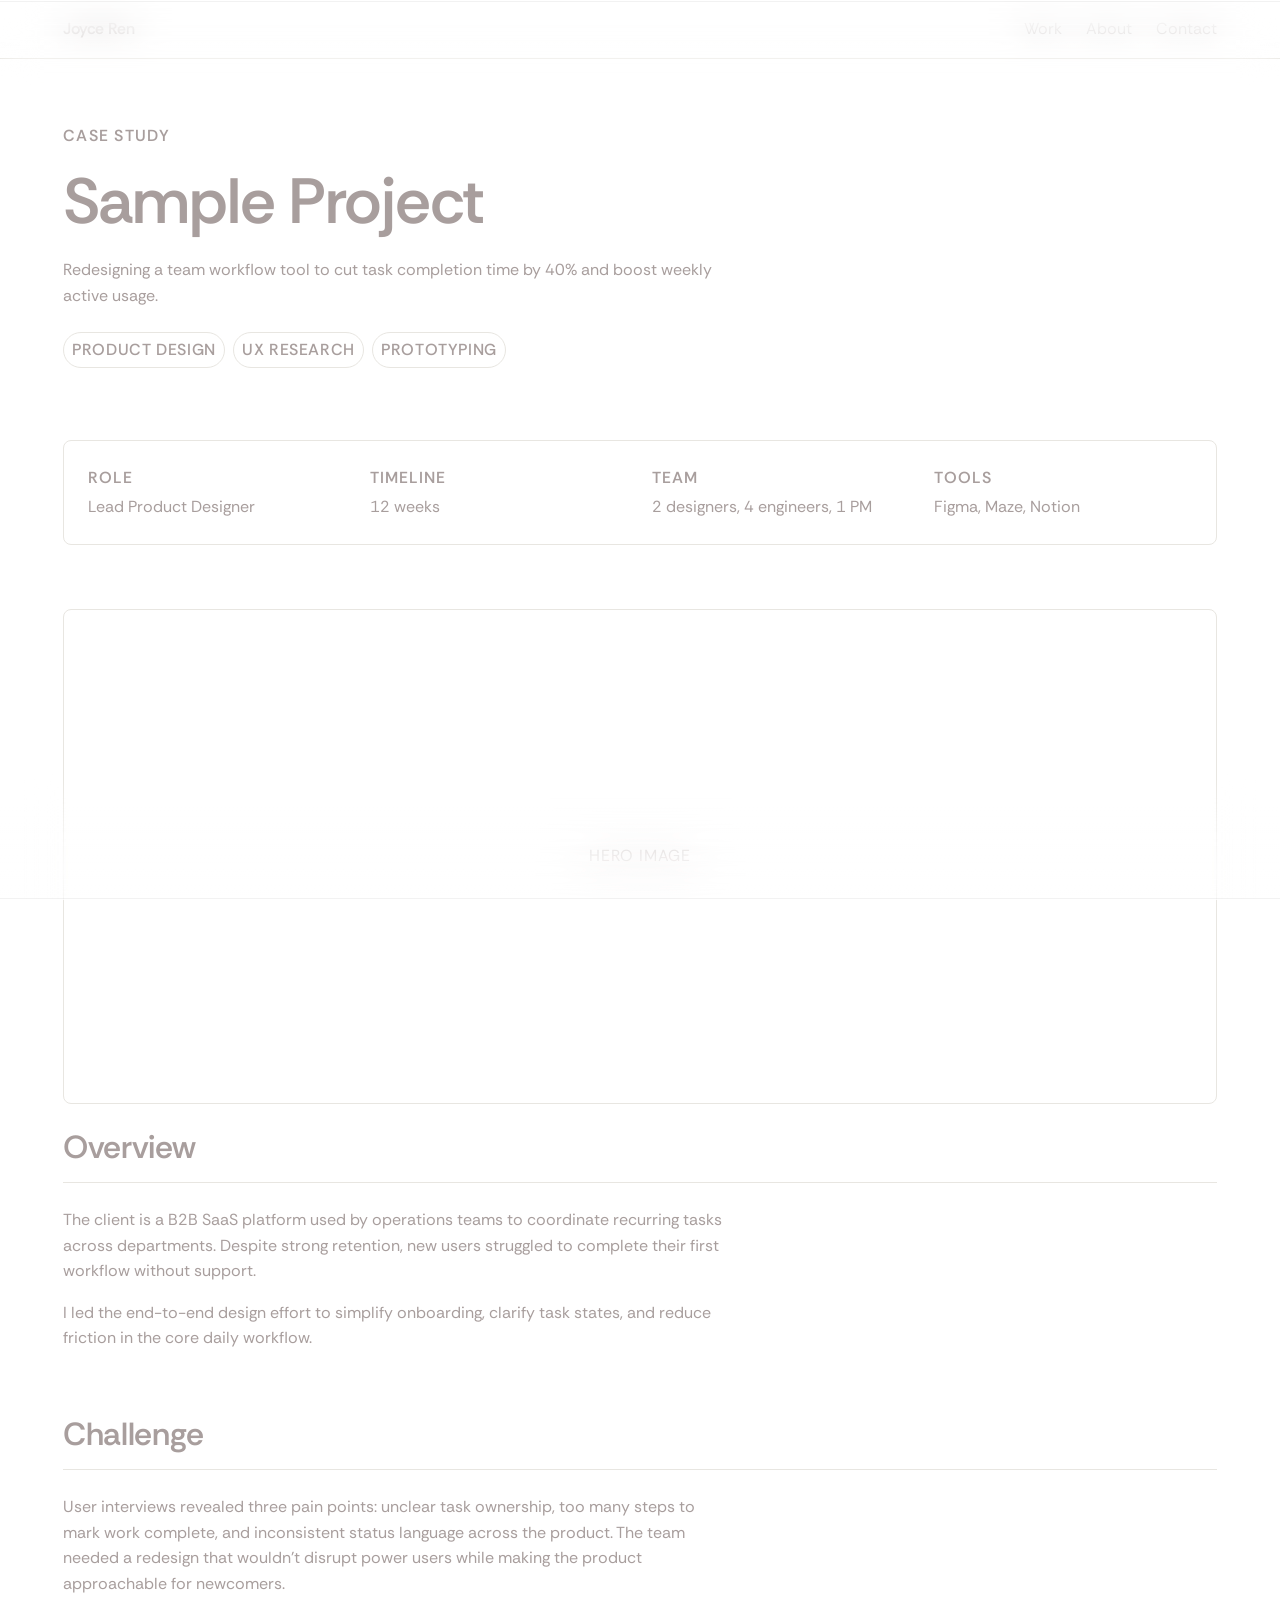
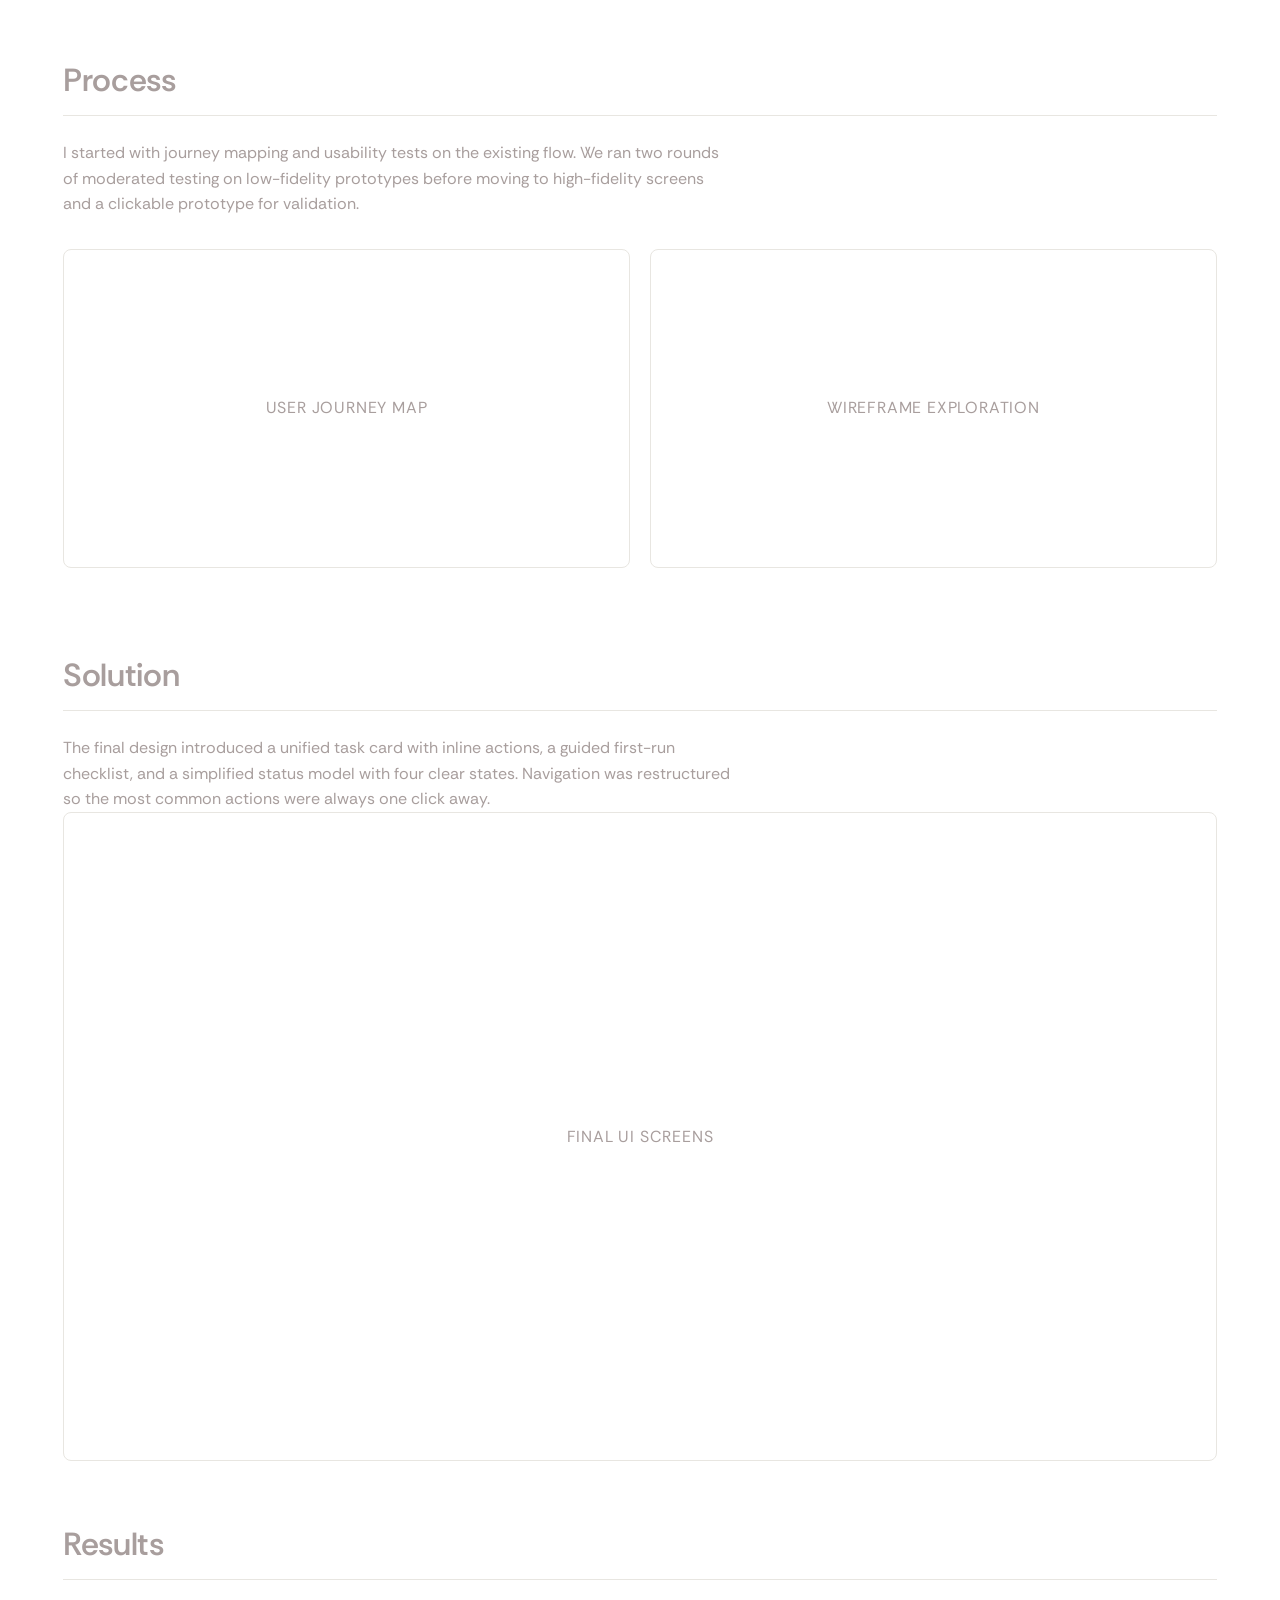
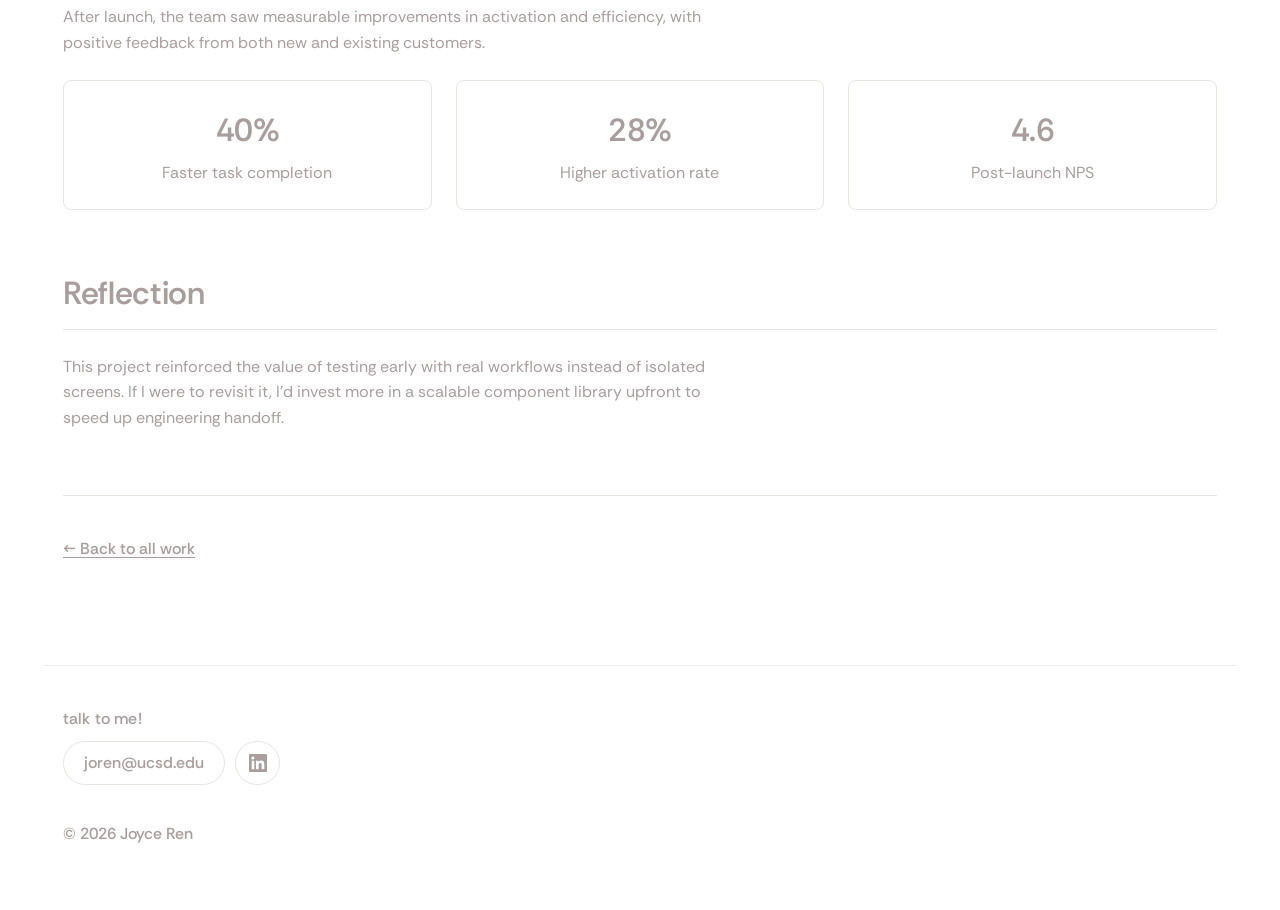
<file: case-studies/sample-project/index.html>
<!DOCTYPE html>
<html lang="en">
<head>
  <meta charset="UTF-8">
  <meta name="viewport" content="width=device-width, initial-scale=1.0">
  <meta name="description" content="Sample Project — case study by Joyce Ren.">
  <title>Sample Project — Joyce Ren</title>
  <link rel="preconnect" href="https://fonts.googleapis.com">
  <link rel="preconnect" href="https://fonts.gstatic.com" crossorigin>
  <link href="https://fonts.googleapis.com/css2?family=Rethink+Sans:ital,wght@0,300;0,400;0,500;0,600;0,700;0,800;1,300;1,400;1,500;1,600;1,700;1,800&display=swap" rel="stylesheet">
  <link rel="icon" href="../../favicon.ico" sizes="any">
  <link rel="icon" type="image/png" sizes="32x32" href="../../assets/favicon/favicon-32.png">
  <link rel="icon" type="image/png" sizes="192x192" href="../../assets/favicon/favicon-192.png">
  <link rel="apple-touch-icon" href="../../assets/favicon/apple-touch-icon.png">
  <link rel="stylesheet" href="../../css/main.css">
</head>
<body>

  <header class="site-header">
    <div class="container site-header__inner">
      <a href="../../index.html" class="site-logo">Joyce Ren</a>
      <button class="nav-toggle" aria-expanded="false" aria-controls="site-nav" aria-label="Toggle navigation">
        Menu
      </button>
      <nav id="site-nav" class="site-nav" aria-label="Main">
        <a href="../../index.html#work">Work</a>
        <a href="../../about/index.html">About</a>
        <a href="../../index.html#contact">Contact</a>
      </nav>
    </div>
  </header>

  <main>
    <article>
      <header class="case-hero container">
        <p class="eyebrow">Case study</p>
        <h1 class="case-hero__title">Sample Project</h1>
        <p class="case-hero__summary">
          Redesigning a team workflow tool to cut task completion time by 40% and boost weekly active usage.
        </p>
        <div class="work-card__tags">
          <span class="tag">Product Design</span>
          <span class="tag">UX Research</span>
          <span class="tag">Prototyping</span>
        </div>
      </header>

      <div class="container">
        <dl class="case-meta">
          <div>
            <dt>Role</dt>
            <dd>Lead Product Designer</dd>
          </div>
          <div>
            <dt>Timeline</dt>
            <dd>12 weeks</dd>
          </div>
          <div>
            <dt>Team</dt>
            <dd>2 designers, 4 engineers, 1 PM</dd>
          </div>
          <div>
            <dt>Tools</dt>
            <dd>Figma, Maze, Notion</dd>
          </div>
        </dl>

        <div class="case-image case-image--wide" aria-hidden="true">Hero image</div>

        <section class="case-section">
          <h2 class="case-section__title">Overview</h2>
          <div class="prose">
            <p>
              The client is a B2B SaaS platform used by operations teams to coordinate
              recurring tasks across departments. Despite strong retention, new users
              struggled to complete their first workflow without support.
            </p>
            <p>
              I led the end-to-end design effort to simplify onboarding, clarify task
              states, and reduce friction in the core daily workflow.
            </p>
          </div>
        </section>

        <section class="case-section">
          <h2 class="case-section__title">Challenge</h2>
          <div class="prose">
            <p>
              User interviews revealed three pain points: unclear task ownership,
              too many steps to mark work complete, and inconsistent status language
              across the product. The team needed a redesign that wouldn't disrupt
              power users while making the product approachable for newcomers.
            </p>
          </div>
        </section>

        <section class="case-section">
          <h2 class="case-section__title">Process</h2>
          <div class="prose">
            <p>
              I started with journey mapping and usability tests on the existing flow.
              We ran two rounds of moderated testing on low-fidelity prototypes before
              moving to high-fidelity screens and a clickable prototype for validation.
            </p>
          </div>
          <div class="case-image-grid">
            <div class="case-image" aria-hidden="true">User journey map</div>
            <div class="case-image" aria-hidden="true">Wireframe exploration</div>
          </div>
        </section>

        <section class="case-section">
          <h2 class="case-section__title">Solution</h2>
          <div class="prose">
            <p>
              The final design introduced a unified task card with inline actions,
              a guided first-run checklist, and a simplified status model with four
              clear states. Navigation was restructured so the most common actions
              were always one click away.
            </p>
          </div>
          <div class="case-image" aria-hidden="true">Final UI screens</div>
        </section>

        <section class="case-section">
          <h2 class="case-section__title">Results</h2>
          <div class="prose">
            <p>
              After launch, the team saw measurable improvements in activation and
              efficiency, with positive feedback from both new and existing customers.
            </p>
          </div>
          <div class="case-results">
            <div class="case-result">
              <span class="case-result__value">40%</span>
              <span class="case-result__label">Faster task completion</span>
            </div>
            <div class="case-result">
              <span class="case-result__value">28%</span>
              <span class="case-result__label">Higher activation rate</span>
            </div>
            <div class="case-result">
              <span class="case-result__value">4.6</span>
              <span class="case-result__label">Post-launch NPS</span>
            </div>
          </div>
        </section>

        <section class="case-section">
          <h2 class="case-section__title">Reflection</h2>
          <div class="prose">
            <p>
              This project reinforced the value of testing early with real workflows
              instead of isolated screens. If I were to revisit it, I'd invest more
              in a scalable component library upfront to speed up engineering handoff.
            </p>
          </div>
        </section>

        <nav class="case-nav" aria-label="Case study navigation">
          <a href="../../index.html" class="text-link">← Back to all work</a>
        </nav>
      </div>
    </article>
  </main>

  <footer class="home-footer">
    <div class="container home-footer__inner">
      <div class="home-footer__cta">
        <p class="home-footer__prompt">talk to me!</p>
        <div class="home-footer__actions">
          <a class="home-footer__email edge-glow" href="mailto:joren@ucsd.edu">
            <span class="edge-glow__bloom" aria-hidden="true"></span>
            <span class="edge-glow__ring" aria-hidden="true"></span>
            <span class="home-footer__email-text">joren@ucsd.edu</span>
          </a>
          <a class="home-footer__linkedin edge-glow" href="https://www.linkedin.com/in/joyce-ren" target="_blank" rel="noopener noreferrer" aria-label="LinkedIn">
            <span class="edge-glow__bloom" aria-hidden="true"></span>
            <span class="edge-glow__ring" aria-hidden="true"></span>
            <svg viewBox="0 0 24 24" aria-hidden="true" focusable="false">
              <path fill="currentColor" d="M20.45 20.45h-3.56v-5.57c0-1.33-.03-3.04-1.85-3.04-1.85 0-2.14 1.45-2.14 2.94v5.67H9.34V9h3.41v1.56h.05c.48-.9 1.64-1.85 3.37-1.85 3.6 0 4.27 2.37 4.27 5.46v6.28zM5.34 7.43a2.07 2.07 0 1 1 0-4.13 2.07 2.07 0 0 1 0 4.13zM7.12 20.45H3.56V9h3.56v11.45zM22.23 0H1.77C.79 0 0 .77 0 1.73v20.54C0 23.23.79 24 1.77 24h20.46c.98 0 1.77-.77 1.77-1.73V1.73C24 .77 23.21 0 22.23 0z"/>
            </svg>
          </a>
        </div>
      </div>
    </div>
    <div class="container home-footer__bottom">
      <span class="home-footer__copy">© 2026 Joyce Ren</span>
    </div>
  </footer>

  <script src="../../js/main.js"></script>
</body>
</html>
</file>
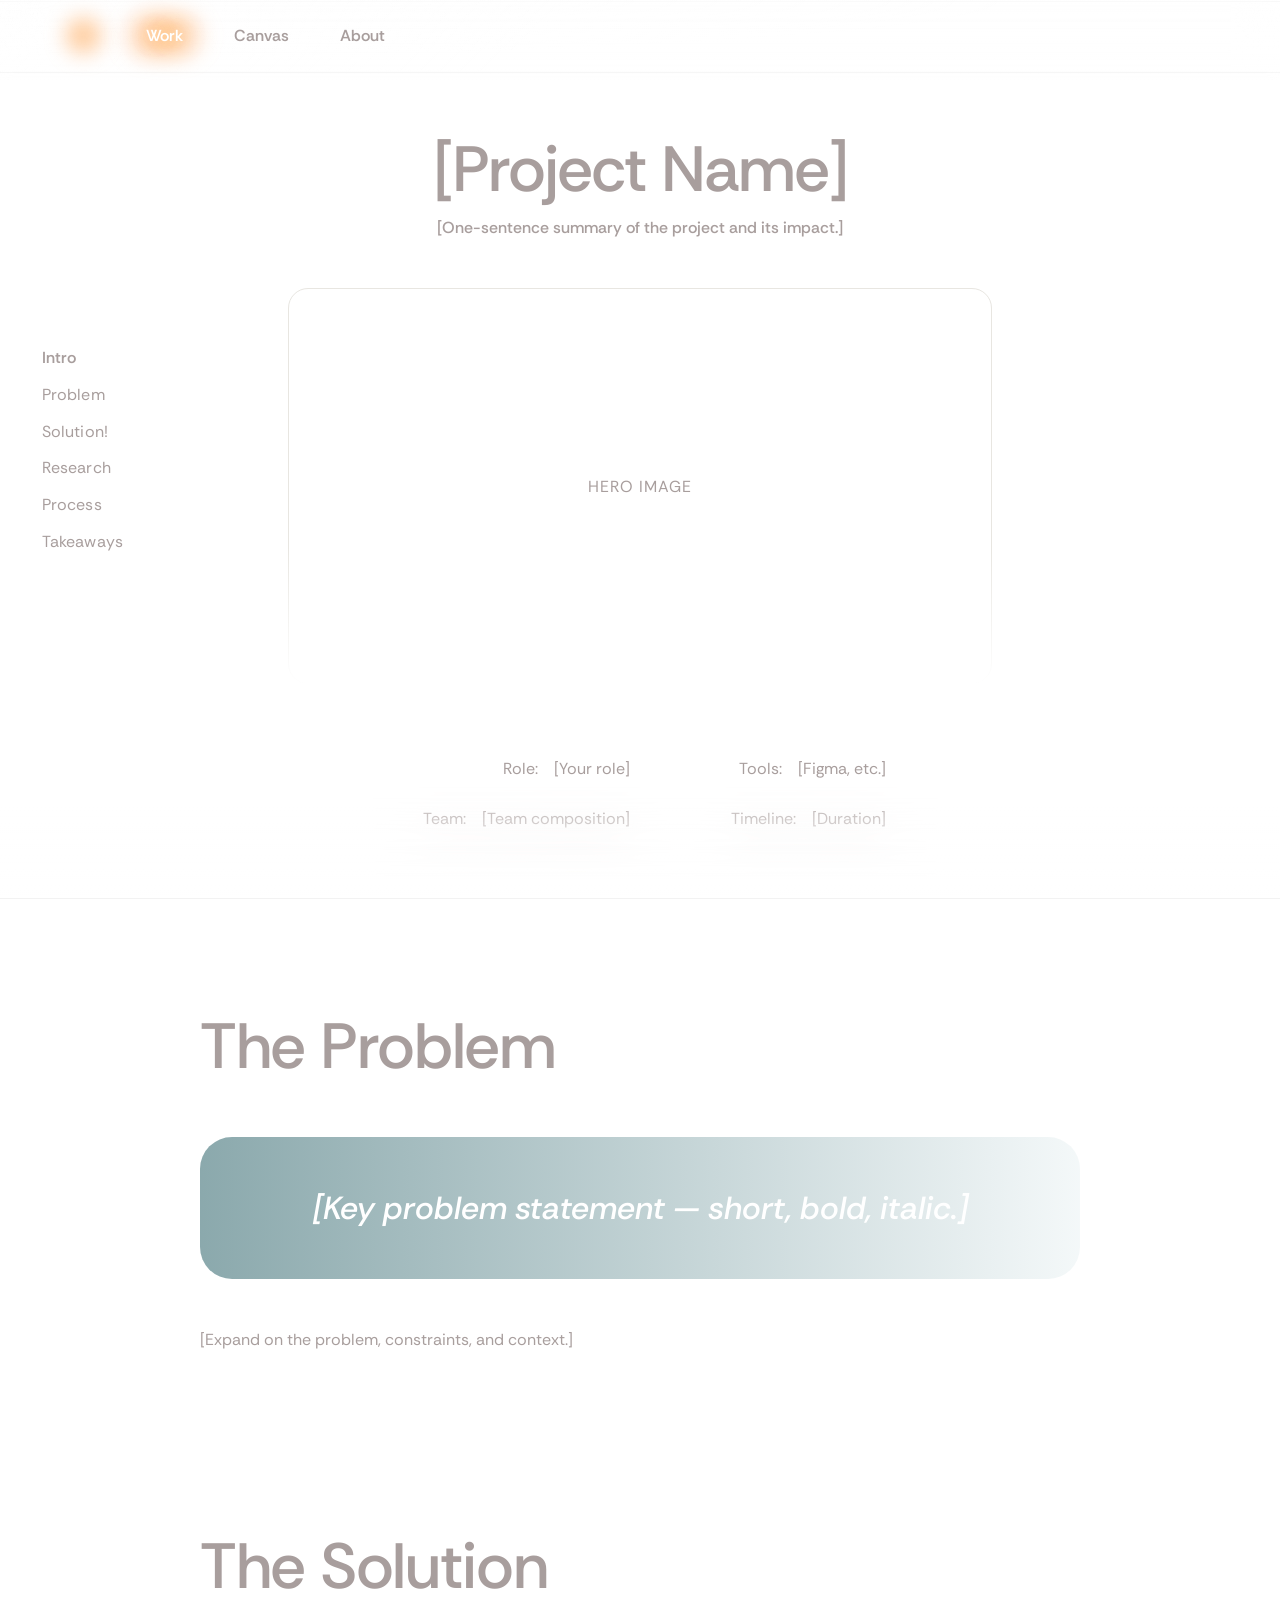
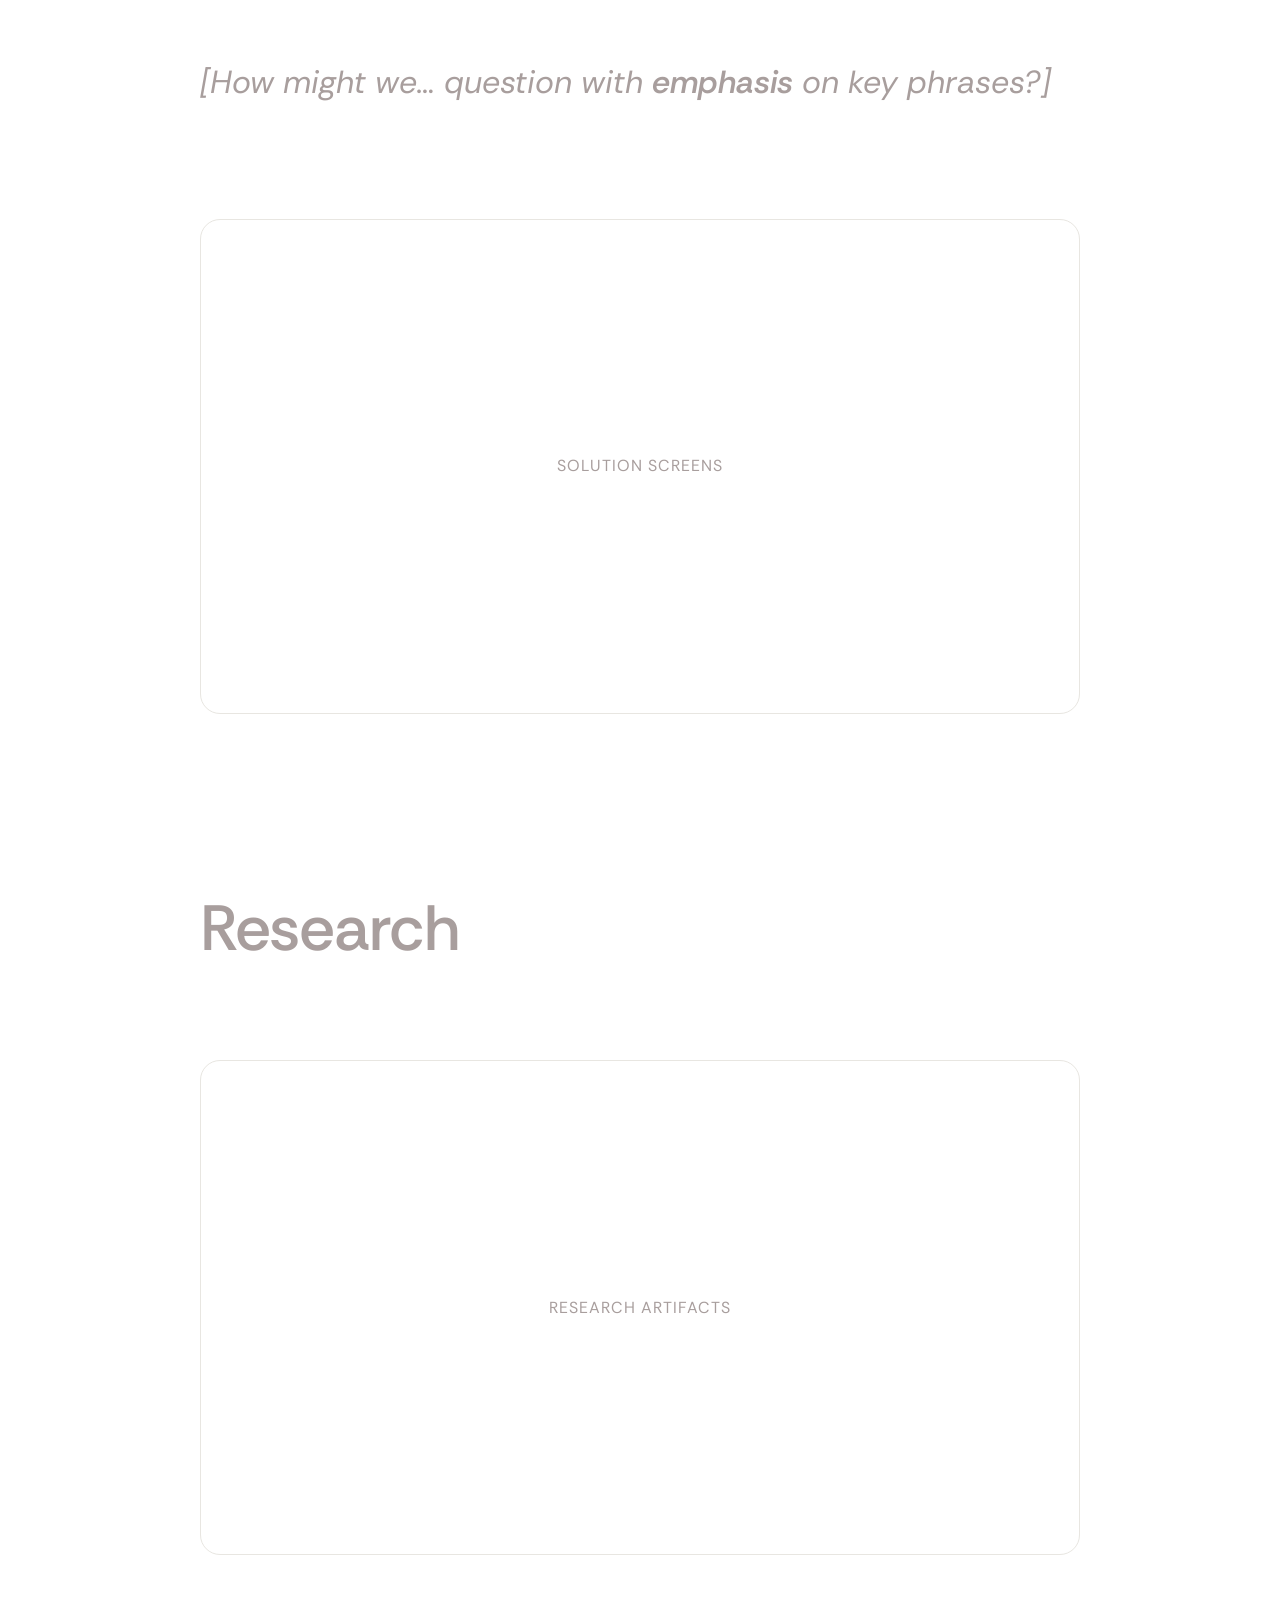
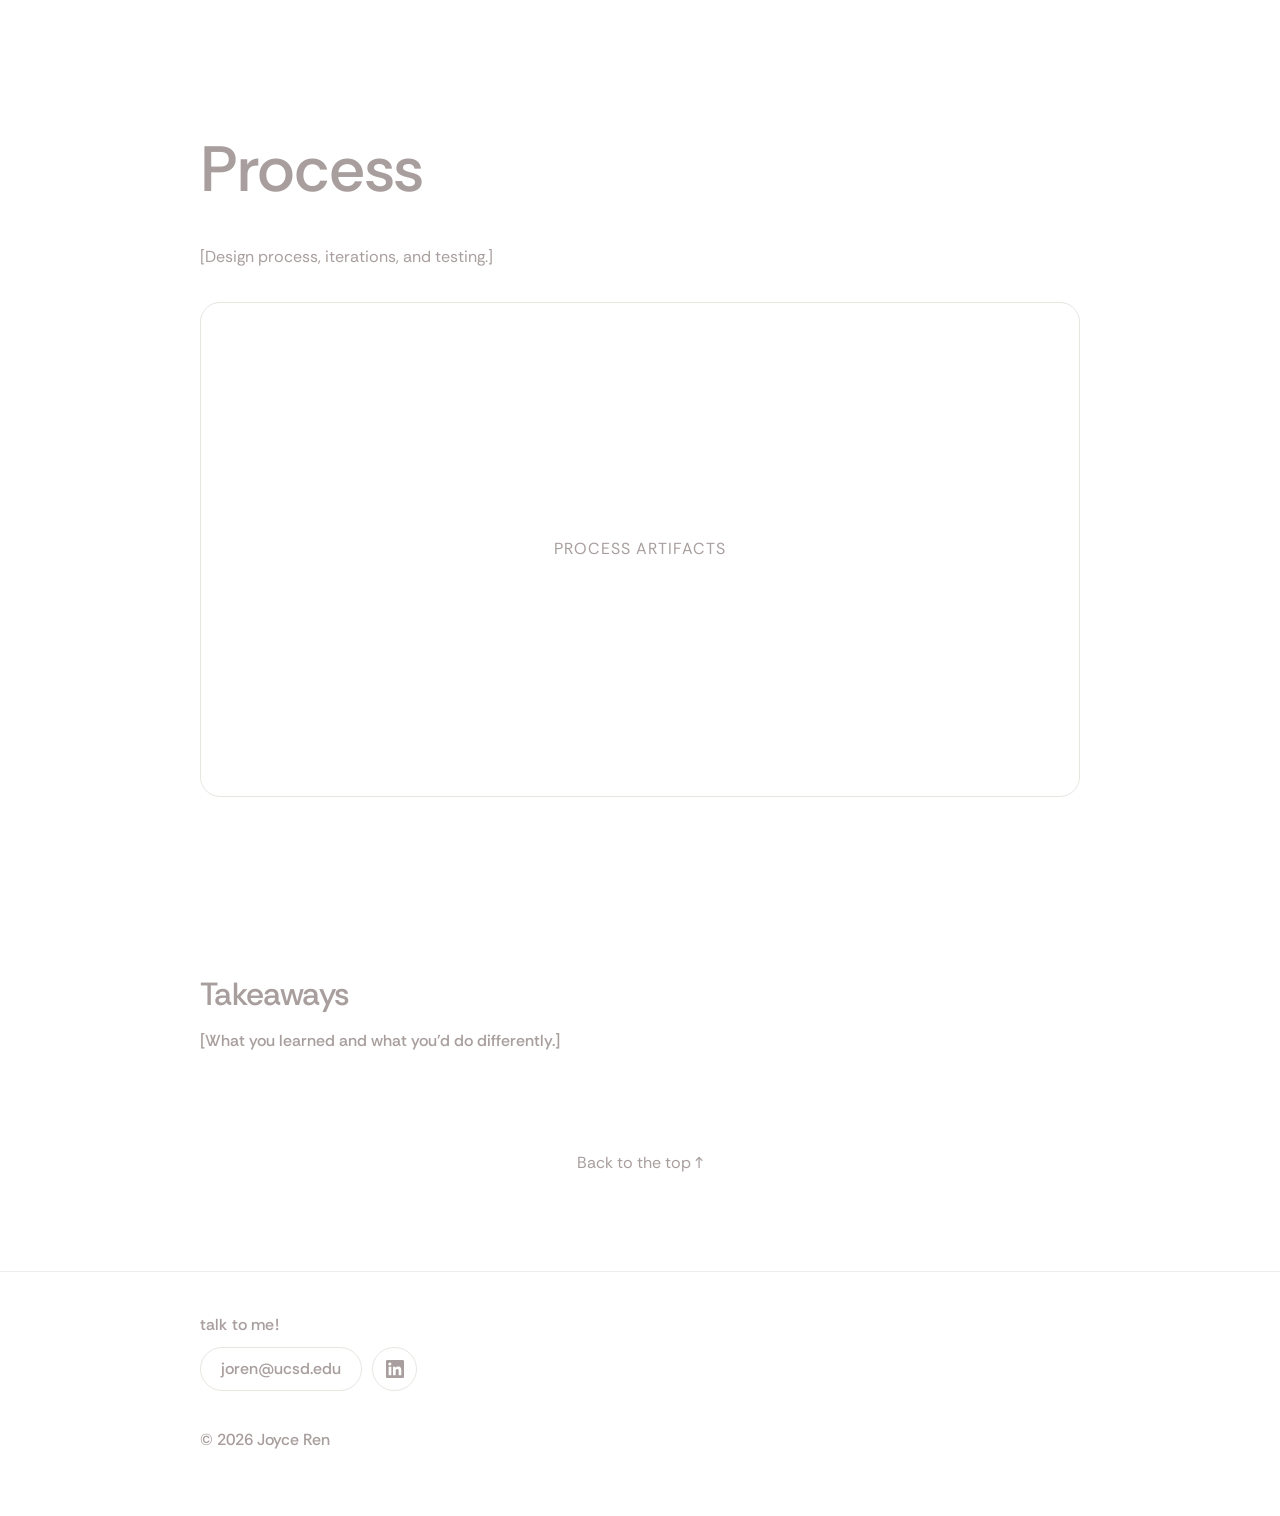
<file: case-studies/_template.html>
<!DOCTYPE html>
<html lang="en">
<head>
  <meta charset="UTF-8">
  <meta name="viewport" content="width=device-width, initial-scale=1.0">
  <meta name="description" content="[Project Name] — case study by Joyce Ren.">
  <title>[Project Name] — Joyce Ren</title>
  <link rel="preconnect" href="https://fonts.googleapis.com">
  <link rel="preconnect" href="https://fonts.gstatic.com" crossorigin>
  <link href="https://fonts.googleapis.com/css2?family=Rethink+Sans:ital,wght@0,300;0,400;0,500;0,600;0,700;0,800;1,300;1,400;1,500;1,600;1,700;1,800&display=swap" rel="stylesheet">
  <link rel="icon" href="../../favicon.ico" sizes="any">
  <link rel="icon" type="image/png" sizes="32x32" href="../../assets/favicon/favicon-32.png">
  <link rel="icon" type="image/png" sizes="192x192" href="../../assets/favicon/favicon-192.png">
  <link rel="apple-touch-icon" href="../../assets/favicon/apple-touch-icon.png">
  <link rel="stylesheet" href="../../css/main.css">
</head>
<body class="case-study-page">

  <header class="case-topbar">
    <div class="case-topbar__inner">
      <div class="case-topbar__left">
        <a href="../../index.html" class="case-topbar__logo" aria-label="Joyce Ren home"></a>
        <nav id="site-nav" class="case-topbar__nav" aria-label="Main">
          <a href="../../index.html#work">Work</a>
          <a href="../../canvas/index.html">Canvas</a>
          <a href="../../about/index.html">About</a>
        </nav>
      </div>
      <button class="nav-toggle" aria-expanded="false" aria-controls="site-nav" aria-label="Toggle navigation">
        Menu
      </button>
    </div>
  </header>

  <div class="case-layout">
    <nav class="case-sidebar" aria-label="Case study sections">
      <a href="#intro" class="case-sidebar__link is-active">Intro</a>
      <a href="#problem" class="case-sidebar__link">Problem</a>
      <a href="#solution" class="case-sidebar__link">Solution!</a>
      <a href="#research" class="case-sidebar__link">Research</a>
      <a href="#process" class="case-sidebar__link">Process</a>
      <a href="#takeaways" class="case-sidebar__link">Takeaways</a>
    </nav>

    <article class="case-content">
      <section id="intro" class="case-block case-block--intro" data-section="intro">
        <header class="case-intro-header">
          <h1 class="case-intro-header__title">[Project Name]</h1>
          <p class="case-intro-header__subtitle">
            [One-sentence summary of the project and its impact.]
          </p>
        </header>

        <div class="case-hero-media">
          <div class="case-placeholder" aria-hidden="true">Hero image</div>
        </div>

        <dl class="case-details">
          <div class="case-details__col">
            <div class="case-details__item">
              <dt>Role</dt>
              <dd>[Your role]</dd>
            </div>
            <div class="case-details__item">
              <dt>Team</dt>
              <dd>[Team composition]</dd>
            </div>
          </div>
          <div class="case-details__col">
            <div class="case-details__item">
              <dt>Tools</dt>
              <dd>[Figma, etc.]</dd>
            </div>
            <div class="case-details__item">
              <dt>Timeline</dt>
              <dd>[Duration]</dd>
            </div>
          </div>
        </dl>
      </section>

      <section id="problem" class="case-block" data-section="problem">
        <h2 class="case-section-heading">The Problem</h2>
        <blockquote class="case-callout">
          [Key problem statement — short, bold, italic.]
        </blockquote>
        <p class="case-body">
          [Expand on the problem, constraints, and context.]
        </p>
      </section>

      <section id="solution" class="case-block" data-section="solution">
        <h2 class="case-section-heading">The Solution</h2>
        <p class="case-pullquote">
          [How might we… question with <strong>emphasis</strong> on key phrases?]
        </p>
        <p class="case-body">
          [Describe your solution and approach.]
        </p>
        <div class="case-placeholder" aria-hidden="true">Solution screens</div>
      </section>

      <section id="research" class="case-block" data-section="research">
        <h2 class="case-section-heading">Research</h2>
        <p class="case-body">
          [Research methods, insights, and findings.]
        </p>
        <div class="case-placeholder" aria-hidden="true">Research artifacts</div>
      </section>

      <section id="process" class="case-block" data-section="process">
        <h2 class="case-section-heading">Process</h2>
        <p class="case-body">
          [Design process, iterations, and testing.]
        </p>
        <div class="case-placeholder" aria-hidden="true">Process artifacts</div>
      </section>

      <section id="takeaways" class="case-block case-block--last" data-section="takeaways">
        <h2 class="case-section-heading">Takeaways</h2>
        <p class="case-body">
          [What you learned and what you'd do differently.]
        </p>
      </section>
    </article>
  </div>

  <footer class="home-footer">
    <div class="container home-footer__inner">
      <div class="home-footer__cta">
        <p class="home-footer__prompt">talk to me!</p>
        <div class="home-footer__actions">
          <a class="home-footer__email edge-glow" href="mailto:joren@ucsd.edu">
            <span class="edge-glow__bloom" aria-hidden="true"></span>
            <span class="edge-glow__ring" aria-hidden="true"></span>
            <span class="home-footer__email-text">joren@ucsd.edu</span>
          </a>
          <a class="home-footer__linkedin edge-glow" href="https://www.linkedin.com/in/joyce-ren" target="_blank" rel="noopener noreferrer" aria-label="LinkedIn">
            <span class="edge-glow__bloom" aria-hidden="true"></span>
            <span class="edge-glow__ring" aria-hidden="true"></span>
            <svg viewBox="0 0 24 24" aria-hidden="true" focusable="false">
              <path fill="currentColor" d="M20.45 20.45h-3.56v-5.57c0-1.33-.03-3.04-1.85-3.04-1.85 0-2.14 1.45-2.14 2.94v5.67H9.34V9h3.41v1.56h.05c.48-.9 1.64-1.85 3.37-1.85 3.6 0 4.27 2.37 4.27 5.46v6.28zM5.34 7.43a2.07 2.07 0 1 1 0-4.13 2.07 2.07 0 0 1 0 4.13zM7.12 20.45H3.56V9h3.56v11.45zM22.23 0H1.77C.79 0 0 .77 0 1.73v20.54C0 23.23.79 24 1.77 24h20.46c.98 0 1.77-.77 1.77-1.73V1.73C24 .77 23.21 0 22.23 0z"/>
            </svg>
          </a>
        </div>
      </div>
    </div>
    <div class="container home-footer__bottom">
      <span class="home-footer__copy">© 2026 Joyce Ren</span>
    </div>
  </footer>

  <script src="../../js/main.js"></script>
</body>
</html>
</file>
<file: css/main.css>
/* ==========================================================================
   Portfolio — shared styles
   ========================================================================== */

:root {
  --color-bg: #ffffff;
  --color-surface: #ffffff;
  --color-text: #A89E9D;
  --color-text-muted: #A89E9D;
  --color-text-hover: #a1a1a1;
  --color-text-muted-hover: #a1a1a1;
  --color-border: #e8e6e1;
  --color-accent: #2d4a3e;
  --color-accent-hover: #1f332b;

  --font-sans: "Rethink Sans", system-ui, -apple-system, BlinkMacSystemFont, "Segoe UI", sans-serif;
  --font-serif: var(--font-sans);

  --space-xs: 0.5rem;
  --space-sm: 1rem;
  --space-md: 1.5rem;
  --space-lg: 2.5rem;
  --space-xl: 4rem;
  --space-2xl: 6rem;

  --max-width: 74.625rem;
  --radius: 0.5rem;
  --transition: 200ms ease;

  /* Type scale — fixed sizes (source of truth) */
  --text-title-size: 64px; /* titles */
  --text-secondary-size: 32px; /* subheading / secondary */
  --text-tertiary-size: 16px; /* tertiary / body */
  --text-tertiary-weight: 500; /* tertiary / body weight */
  --text-tertiary-color: #A89E9D; /* tertiary / body */

  --case-content-max: 55rem;
  --case-sidebar-width: 10.5625rem;
  --nav-max-width: 74.625rem;
  --nav-padding-inline: 1.25rem;
  --nav-link-gap: 1.5rem;
  --nav-logo-gap: 1.75rem;
  --case-topbar-height: 4.5rem;

  --nav-glow-color: rgb(255, 190, 120);
  --nav-glow-core: rgba(255, 190, 120, 0.65);
  --nav-glow-mid: rgba(255, 160, 80, 0.38);
  --nav-glow-soft: rgba(255, 175, 100, 0.22);
  --nav-glow-hover: var(--nav-glow-color);
  --nav-glow-travel: 0.9s cubic-bezier(0.33, 1, 0.68, 1);
  --nav-glow-pad-x: 10px;
  --nav-glow-pad-y: 6px;
  --nav-glow-logo-size: calc(0.9375rem * 1.2 + 0.7rem + 2 * var(--nav-glow-pad-y));
  --nav-glow-fill: radial-gradient(
    circle at 50% 50%,
    rgba(255, 195, 130, 0.92) 0%,
    rgba(255, 170, 95, 0.55) 42%,
    rgba(255, 150, 75, 0.18) 72%,
    transparent 100%
  );
}

*,
*::before,
*::after {
  box-sizing: border-box;
}

html {
  scroll-behavior: smooth;
  overflow-x: clip;
}

body {
  margin: 0;
  font-family: var(--font-sans);
  font-size: var(--text-tertiary-size);
  line-height: 1.6;
  color: #A89E9D;
  background: var(--color-bg);
  -webkit-font-smoothing: antialiased;
  overflow-x: clip;
}

img {
  max-width: 100%;
  height: auto;
  display: block;
}

a {
  color: inherit;
  text-decoration: none;
}

a:hover {
  color: #a1a1a1;
}

/* --------------------------------------------------------------------------
   Layout
   -------------------------------------------------------------------------- */

.container {
  width: min(100% - 2.5rem, var(--nav-max-width));
  margin-inline: auto;
  padding-inline: var(--nav-padding-inline);
}

.section {
  padding-block: var(--space-xl);
}

.section--tight {
  padding-block: var(--space-lg);
}

/* --------------------------------------------------------------------------
   Typography
   -------------------------------------------------------------------------- */

.eyebrow {
  font-size: var(--text-tertiary-size);
  font-weight: 600;
  letter-spacing: 0.08em;
  text-transform: uppercase;
  color: var(--text-tertiary-color);
}

h1, h2, h3, h4 {
  line-height: 1.2;
  font-weight: 600;
  margin: 0 0 var(--space-sm);
}

h1 {
  font-size: var(--text-title-size);
  letter-spacing: -0.02em;
}

h2 {
  font-size: var(--text-secondary-size);
  letter-spacing: -0.01em;
}

h3,
h4 {
  font-size: var(--text-tertiary-size);
  color: var(--text-tertiary-color);
}

p {
  margin: 0 0 var(--space-sm);
}

.lead {
  font-size: var(--text-tertiary-size);
  color: var(--text-tertiary-color);
  max-width: 42rem;
}

.prose {
  max-width: 42rem;
}

.prose p:last-child {
  margin-bottom: 0;
}

/* --------------------------------------------------------------------------
   Header & navigation
   -------------------------------------------------------------------------- */

.site-header {
  position: sticky;
  top: 0;
  z-index: 100;
  background: color-mix(in srgb, var(--color-bg) 90%, transparent);
  backdrop-filter: blur(8px);
  border-bottom: 1px solid var(--color-border);
}

.site-header__inner {
  display: flex;
  align-items: center;
  justify-content: space-between;
  padding-block: var(--space-sm);
  gap: var(--space-md);
}

.site-header__resume {
  font-size: var(--text-tertiary-size);
  color: var(--text-tertiary-color);
  margin-left: auto;
}

.site-header__resume:hover {
  color: var(--color-text-hover);
}

.site-logo {
  font-weight: 600;
  font-size: var(--text-tertiary-size);
  letter-spacing: -0.01em;
  color: var(--text-tertiary-color);
}

.site-nav {
  display: flex;
  align-items: center;
  gap: var(--space-md);
}

.site-nav a {
  font-size: var(--text-tertiary-size);
  color: var(--text-tertiary-color);
  transition: color var(--transition);
}

.site-nav a:hover,
.site-nav a[aria-current="page"] {
  color: var(--color-text-hover);
}

.nav-toggle {
  display: none;
  background: none;
  border: 1px solid var(--color-border);
  border-radius: var(--radius);
  padding: var(--space-xs) var(--space-sm);
  font: inherit;
  cursor: pointer;
}

/* --------------------------------------------------------------------------
   Buttons & links
   -------------------------------------------------------------------------- */

.btn {
  display: inline-flex;
  align-items: center;
  gap: var(--space-xs);
  padding: 0.75rem 1.25rem;
  font-size: var(--text-tertiary-size);
  font-weight: 500;
  border-radius: var(--radius);
  border: 1px solid transparent;
  transition: background var(--transition), color var(--transition), border-color var(--transition);
  cursor: pointer;
}

.btn--primary {
  background: var(--color-accent);
  color: #fff;
}

.btn--primary:hover {
  background: var(--color-accent-hover);
  color: #fff;
}

.btn--ghost {
  border-color: var(--color-border);
  background: var(--color-surface);
}

.btn--ghost:hover {
  border-color: var(--color-text-muted-hover);
  color: var(--color-text-hover);
}

.text-link {
  font-size: var(--text-tertiary-size);
  font-weight: 500;
  color: var(--text-tertiary-color);
  text-decoration: underline;
  text-underline-offset: 3px;
}

.text-link:hover {
  color: #a1a1a1;
}

/* --------------------------------------------------------------------------
   Home — lamp hero
   -------------------------------------------------------------------------- */

.portfolio-page.lamp-is-lit {
  --case-bg: color-mix(in srgb, #ffffff 92%, #fff3e4);
}

.lamp-hero {
  position: relative;
  min-height: 118vh;
  margin: 0;
  padding: 0;
}

.lamp-hero__scroll {
  height: 18vh;
  pointer-events: none;
}

.lamp-hero__sticky {
  position: sticky;
  top: 0;
  z-index: 1;
  display: flex;
  align-items: stretch;
  justify-content: center;
  min-height: 100vh;
  min-height: 100dvh;
  overflow: hidden;
  background: #ffffff;
}

.lamp-hero__stage {
  /* Shared lamp geometry so the glow can center on the shade. */
  --lamp-top: clamp(3.75rem, 10vh, 6rem);
  --lamp-width: clamp(13.5rem, 27vw, 19.5rem);
  --lamp-height: calc(var(--lamp-width) * 432 / 459);
  /* Keep glow near the shade center, nudged slightly upward. */
  --lamp-body-y: calc(var(--lamp-top) + var(--lamp-height) * 0.52);
  position: relative;
  width: min(100%, 56rem);
  min-height: 100vh;
  min-height: 100dvh;
  margin-inline: auto;
}

.lamp-hero__halo {
  position: absolute;
  top: var(--lamp-body-y);
  left: 50%;
  z-index: 0;
  width: clamp(36rem, 80vw, 58rem);
  height: clamp(29rem, 76vh, 53rem);
  transform: translate(-50%, -50%);
  opacity: calc(var(--lamp-power) * 0.9);
  pointer-events: none;
  transition: opacity 0.1s ease;
  overflow: hidden;
  /* Soften every edge of the glow art. */
  -webkit-mask-image:
    linear-gradient(to right, transparent 0%, #000 12%, #000 88%, transparent 100%),
    linear-gradient(to bottom, transparent 0%, #000 10%, #000 86%, transparent 100%);
  -webkit-mask-composite: source-in;
  mask-image:
    linear-gradient(to right, transparent 0%, #000 12%, #000 88%, transparent 100%),
    linear-gradient(to bottom, transparent 0%, #000 10%, #000 86%, transparent 100%);
  mask-composite: intersect;
}

.lamp-hero__glow {
  display: block;
  width: 100%;
  max-width: none;
  height: 100%;
  object-fit: fill;
  object-position: center center;
  user-select: none;
  -webkit-user-drag: none;
  filter: blur(2.5px);
}

.lamp-hero__lamp {
  position: absolute;
  top: var(--lamp-top);
  left: 50%;
  z-index: 2;
  width: var(--lamp-width);
  aspect-ratio: 459 / 432;
  transform: translateX(-50%);
  pointer-events: none;
}

.lamp-hero__lamp-img {
  position: absolute;
  inset: 0;
  display: block;
  width: 100%;
  height: 100%;
  object-fit: contain;
  object-position: center center;
  image-rendering: auto;
  user-select: none;
  -webkit-user-drag: none;
}

.lamp-hero__lamp-img--unlit {
  opacity: calc(1 - var(--lamp-power));
  transition: opacity 0.1s ease;
}

.lamp-hero__lamp-img--lit {
  opacity: var(--lamp-power);
  filter:
    drop-shadow(0 0 calc(16px * var(--lamp-power)) rgba(255, 190, 120, 0.42))
    drop-shadow(0 0 calc(40px * var(--lamp-power)) rgba(255, 170, 100, 0.26));
  transition: opacity 0.1s ease, filter 0.1s ease;
}

.lamp-hero__pull {
  /* Hang beside the lantern; chain top matches the cord top in the lamp art. */
  position: absolute;
  top: calc(var(--lamp-top) + var(--lamp-height) * 0.055);
  left: calc(50% + clamp(17.5rem, 34.5vw, 24.5rem));
  z-index: 3;
  display: flex;
  flex-direction: column;
  align-items: center;
  width: clamp(1rem, 2.05vw, 1.35rem);
  padding: 0;
  margin: 0;
  border: 0;
  background: transparent;
  cursor: pointer;
  pointer-events: none;
  transform: translateY(calc(var(--lamp-power) * 4px));
  transition: transform 0.2s cubic-bezier(0.33, 1, 0.68, 1);
}

.lamp-hero__pull-img {
  pointer-events: auto;
}

.lamp-hero__pull:focus-visible {
  outline: 2px solid rgba(255, 180, 110, 0.8);
  outline-offset: 4px;
  border-radius: 999px;
}

.lamp-hero__pull-img {
  display: block;
  width: 100%;
  max-width: none;
  height: auto;
  max-height: clamp(5.5rem, 16vh, 7.35rem);
  object-fit: contain;
  object-position: top center;
  user-select: none;
  -webkit-user-drag: none;
  transition: transform 0.35s cubic-bezier(0.33, 1, 0.68, 1);
  /* Extend the chain's top fade so it becomes solid level with the lamp cord. */
  -webkit-mask-image: linear-gradient(
    to bottom,
    transparent 0,
    #000 calc(var(--lamp-height) * 0.135)
  );
  mask-image: linear-gradient(
    to bottom,
    transparent 0,
    #000 calc(var(--lamp-height) * 0.135)
  );
}

.lamp-hero__pull:hover .lamp-hero__pull-img {
  transform: translateY(4px);
}

.lamp-hero__pull.is-pulled .lamp-hero__pull-img {
  transform: translateY(10px);
  transition-duration: 0.45s;
}

.lamp-hero__intro {
  position: absolute;
  left: 50%;
  top: clamp(59%, 66vh, 72%);
  z-index: 2;
  width: min(100% - 2rem, 72rem);
  text-align: center;
  transform: translate(-50%, 0);
  pointer-events: none;
}

/* Name is already on screen, unlit. The tagline waits for the lamp. */
.lamp-hero__intro .lamp-hero__name {
  opacity: 1;
  filter: none;
  transform: none;
  color: var(--text-tertiary-color);
  transition: color 0.32s ease;
}

.lamp-hero__intro .lamp-hero__tagline {
  opacity: 0;
  filter: blur(18px);
  transform: translateY(-0.75rem);
  transition:
    opacity 0.32s ease,
    filter 0.32s ease,
    transform 0.32s ease;
}

.portfolio-page.lamp-is-lit .lamp-hero__intro .lamp-hero__name {
  color: #f4c8ae;
  transition: color 0.85s cubic-bezier(0.16, 1, 0.3, 1);
}

.portfolio-page.lamp-is-lit .lamp-hero__intro .lamp-hero__tagline {
  opacity: 1;
  filter: none;
  transform: translateY(0);
  transition:
    opacity 0.75s cubic-bezier(0.16, 1, 0.3, 1),
    filter 0.95s cubic-bezier(0.16, 1, 0.3, 1),
    transform 0.88s cubic-bezier(0.16, 1, 0.3, 1);
  transition-delay: 0.11s;
}

.lamp-hero__intro .lamp-hero__name {
  margin: 0 0 0.4rem;
  font-family: var(--font-sans);
  font-size: var(--text-title-size);
  font-style: normal;
  font-weight: 600;
  letter-spacing: -0.03em;
  line-height: 1.05;
  display: inline-block;
}

.lamp-hero__intro .lamp-hero__tagline {
  margin: 0;
  font-family: var(--font-sans);
  font-size: calc(var(--text-secondary-size) - 2px);
  font-style: italic;
  font-weight: 550;
  letter-spacing: -0.02em;
  line-height: 1.4;
  color: #f4c8ae;
  white-space: nowrap;
}

@media (max-width: 900px) {
  .lamp-hero__pull {
    left: calc(50% + clamp(9.5rem, 28vw, 14rem));
  }
}

@media (max-width: 768px) {
  .lamp-hero__stage {
    --lamp-top: calc(var(--case-topbar-height) + 2.25rem);
    --lamp-width: clamp(11.25rem, 58vw, 15.75rem);
  }

  .lamp-hero__halo {
    width: min(110vw, 34rem);
    height: clamp(24rem, 64vh, 37rem);
  }

  .lamp-hero__pull {
    top: calc(var(--lamp-top) + var(--lamp-height) * 0.055);
    left: calc(50% + clamp(6.75rem, 34vw, 9.5rem));
    width: clamp(0.95rem, 4.4vw, 1.25rem);
  }

  .lamp-hero__pull-img {
    max-height: clamp(5.1rem, 14.5vh, 6.9rem);
  }

  .lamp-hero__intro {
    top: clamp(57%, 63vh, 69%);
  }

  .lamp-hero__intro .lamp-hero__tagline {
    white-space: normal;
  }

  .lamp-hero__intro .lamp-hero__name {
    font-size: var(--text-title-size);
  }

  .lamp-hero__intro .lamp-hero__tagline {
    font-size: calc(var(--text-secondary-size) - 2px);
  }
}

@media (max-width: 430px) {
  .lamp-hero__stage {
    --lamp-width: clamp(10.5rem, 56vw, 13.5rem);
  }

  .lamp-hero__pull {
    left: calc(50% + 5.85rem);
  }
}

@media (prefers-reduced-motion: reduce) {
  .lamp-hero__halo,
  .lamp-hero__lamp-img--unlit,
  .lamp-hero__lamp-img--lit,
  .lamp-hero__pull,
  .lamp-hero__pull-img,
  .lamp-hero__intro,
  .lamp-hero__intro .lamp-hero__name,
  .lamp-hero__intro .lamp-hero__tagline,
  .portfolio-page.lamp-is-lit .lamp-hero__intro .lamp-hero__name,
  .portfolio-page.lamp-is-lit .lamp-hero__intro .lamp-hero__tagline {
    filter: none;
    transition: none;
  }

  .lamp-hero__intro {
    opacity: 1;
  }

  .lamp-hero__intro .lamp-hero__name,
  .portfolio-page.lamp-is-lit .lamp-hero__intro .lamp-hero__name {
    opacity: 1;
    filter: none;
    transform: none;
  }

  .lamp-hero__intro .lamp-hero__tagline {
    opacity: 0;
    filter: none;
    transform: none;
  }

  .portfolio-page.lamp-is-lit .lamp-hero__intro .lamp-hero__tagline {
    opacity: 1;
    filter: none;
    transform: none;
  }
}

/* --------------------------------------------------------------------------
   Traveling edge glow (email pill, work cards, …)
   -------------------------------------------------------------------------- */

@property --edge-glow-angle {
  syntax: "<angle>";
  inherits: false;
  initial-value: 0deg;
}

@keyframes edge-glow-spin {
  to {
    --edge-glow-angle: 360deg;
  }
}

.edge-glow {
  --edge-glow-angle: 0deg;
  position: relative;
  isolation: isolate;
  overflow: visible;
}

.edge-glow__ring,
.edge-glow__bloom {
  position: absolute;
  inset: -1px;
  border-radius: inherit;
  pointer-events: none;
  opacity: 0;
  transition: opacity 0.35s ease;
  background: conic-gradient(
    from var(--edge-glow-angle),
    transparent 0deg,
    transparent 240deg,
    rgba(255, 215, 155, 0.06) 276deg,
    rgba(255, 210, 145, 0.62) 308deg,
    rgba(255, 198, 120, 0.78) 330deg,
    transparent 360deg
  );
}

.edge-glow__ring {
  z-index: 3;
  padding: 1px;
  -webkit-mask:
    linear-gradient(#000 0 0) content-box,
    linear-gradient(#000 0 0);
  mask:
    linear-gradient(#000 0 0) content-box,
    linear-gradient(#000 0 0);
  -webkit-mask-composite: xor;
  mask-composite: exclude;
}

.edge-glow__bloom {
  inset: -10px;
  filter: blur(10px);
  z-index: 0;
  padding: 10px;
  -webkit-mask:
    linear-gradient(#000 0 0) content-box,
    linear-gradient(#000 0 0);
  mask:
    linear-gradient(#000 0 0) content-box,
    linear-gradient(#000 0 0);
  -webkit-mask-composite: xor;
  mask-composite: exclude;
}

.edge-glow:hover .edge-glow__ring,
.edge-glow:hover .edge-glow__bloom,
.edge-glow:focus-visible .edge-glow__ring,
.edge-glow:focus-visible .edge-glow__bloom,
.edge-glow:focus-within .edge-glow__ring,
.edge-glow:focus-within .edge-glow__bloom {
  opacity: 0.85;
  animation: edge-glow-spin 2.8s linear infinite;
}

@media (prefers-reduced-motion: reduce) {
  .edge-glow:hover .edge-glow__ring,
  .edge-glow:hover .edge-glow__bloom,
  .edge-glow:focus-visible .edge-glow__ring,
  .edge-glow:focus-visible .edge-glow__bloom,
  .edge-glow:focus-within .edge-glow__ring,
  .edge-glow:focus-within .edge-glow__bloom {
    animation: none;
    background: radial-gradient(
      circle at 50% 100%,
      rgba(255, 190, 120, 0.7) 0%,
      rgba(255, 170, 95, 0.28) 42%,
      transparent 72%
    );
  }

  .edge-glow__ring {
    -webkit-mask: none;
    mask: none;
    inset: auto;
    left: 12%;
    right: 12%;
    bottom: -6px;
    height: 10px;
    border-radius: 999px;
    filter: blur(7px);
  }
}

/* --------------------------------------------------------------------------
   Work grid
   -------------------------------------------------------------------------- */

.work-grid {
  display: grid;
  grid-template-columns: repeat(2, minmax(0, 1fr));
  column-gap: var(--space-md);
  row-gap: 4.25rem;
  list-style: none;
  padding: 0;
  margin: 0;
  padding-bottom: 2.5rem;
}

.work-card {
  --work-card-radius: 1.25rem;
  --work-card-glow-spread: 8px;
  display: flex;
  flex-direction: column;
  background: var(--color-surface);
  border: 1px solid #efede8;
  border-radius: var(--work-card-radius);
  transition: border-color 0.32s ease, transform 0.32s ease, box-shadow 0.32s ease;
}

.work-card.edge-glow .edge-glow__ring {
  inset: 0;
  border-radius: var(--work-card-radius);
}

.work-card.edge-glow .edge-glow__bloom {
  inset: calc(-1 * var(--work-card-glow-spread));
  padding: var(--work-card-glow-spread);
  border-radius: calc(var(--work-card-radius) + var(--work-card-glow-spread));
}

.work-card.edge-glow:hover .edge-glow__ring,
.work-card.edge-glow:focus-visible .edge-glow__ring,
.work-card.edge-glow:focus-within .edge-glow__ring {
  opacity: 0.65;
  filter: blur(6px);
}

.work-card.edge-glow:hover .edge-glow__bloom,
.work-card.edge-glow:focus-visible .edge-glow__bloom,
.work-card.edge-glow:focus-within .edge-glow__bloom {
  opacity: 0.95;
  filter: blur(18px);
}

.work-card::before {
  content: "";
  position: absolute;
  inset: 0;
  z-index: 1;
  border-radius: inherit;
  background: var(--color-surface);
  pointer-events: none;
}

.work-card:hover,
.work-card:focus-within {
  border-color: rgba(255, 198, 145, 0.42);
  transform: translateY(-3px);
  box-shadow: 0 10px 22px rgba(0, 0, 0, 0.045);
}

/* First scroll into the work grid. A little softer and slower than the name so the blur reads on screen. */
.portfolio-page.work-reveal .work-grid > li {
  opacity: 0;
  filter: blur(22px);
  transform: translateY(1.15rem);
}

.portfolio-page.work-reveal .work-grid > li.is-in {
  opacity: 1;
  filter: none;
  transform: none;
  transition:
    opacity 0.8s cubic-bezier(0.2, 0.65, 0.2, 1),
    filter 1.05s cubic-bezier(0.25, 0.45, 0.2, 1),
    transform 0.9s cubic-bezier(0.2, 0.65, 0.2, 1);
}

@media (prefers-reduced-motion: reduce) {
  .portfolio-page.work-reveal .work-grid > li,
  .portfolio-page.work-reveal .work-grid > li.is-in {
    opacity: 1;
    filter: none;
    transform: none;
    transition: none;
  }

  .work-card {
    transition: border-color 0.32s ease, box-shadow 0.32s ease;
  }

  .work-card:hover,
  .work-card:focus-within {
    transform: none;
  }

  .work-card__caption {
    transform: none;
    transition: opacity 0.38s ease;
  }
}

.work-card__image {
  position: relative;
  z-index: 1;
  aspect-ratio: 16 / 10;
  background: #ffffff;
  border: 0;
  border-radius: var(--work-card-radius);
  display: flex;
  align-items: center;
  justify-content: center;
  color: var(--text-tertiary-color);
  font-size: var(--text-tertiary-size);
  letter-spacing: 0.05em;
  text-transform: uppercase;
  overflow: hidden;
}

.work-card__image--homestart {
  padding: 0;
  color: inherit;
  text-transform: none;
  letter-spacing: normal;
  font-size: inherit;
  align-items: stretch;
  justify-content: stretch;
  overflow: hidden;
  border-color: transparent;
  background: transparent;
}

.home-start-cover {
  position: relative;
  display: flex;
  align-items: center;
  justify-content: center;
  width: 100%;
  height: 100%;
  overflow: hidden;
  background:
    radial-gradient(
      ellipse 88% 92% at 48% 44%,
      #d7eefc 0%,
      #e7f5fd 22%,
      #f4fafd 48%,
      #ffffff 72%,
      #ffffff 100%
    );
}

.home-start-cover::before {
  content: "";
  position: absolute;
  inset: -18%;
  background: radial-gradient(
    circle at 46% 42%,
    rgba(160, 210, 240, 0.32) 0%,
    rgba(200, 230, 248, 0.12) 30%,
    transparent 54%
  );
  pointer-events: none;
}

.home-start-cover__phone {
  position: relative;
  z-index: 1;
  /* Zoomed out a touch so more of the tilted phone sits in frame */
  width: clamp(5.85rem, 26.5%, 8.35rem);
  /* Match home-start-hero.png phone lean (~16° clockwise) */
  transform: rotate(16deg) translate(2%, 6%);
  filter: drop-shadow(0 22px 40px rgba(40, 80, 110, 0.2));
}

.work-card__image--current,
.work-card__image--video {
  background: #ffffff;
  padding: 0;
  color: inherit;
  text-transform: none;
  letter-spacing: normal;
  font-size: inherit;
  align-items: stretch;
  justify-content: stretch;
  overflow: hidden;
}

.work-card__image--current .current-cover {
  width: 100%;
  height: 100%;
}

.work-card__cover-video {
  display: block;
  width: 100%;
  height: 100%;
  object-fit: cover;
  object-position: center;
  border: 0;
  pointer-events: none;
}

/* Hide iOS/Safari native play overlay on muted looping covers */
.work-card__cover-video::-webkit-media-controls,
.work-card__cover-video::-webkit-media-controls-enclosure,
.work-card__cover-video::-webkit-media-controls-start-playback-button,
.work-card__image .case-device-video__media::-webkit-media-controls,
.work-card__image .case-device-video__media::-webkit-media-controls-enclosure,
.work-card__image .case-device-video__media::-webkit-media-controls-start-playback-button,
.case-hero-image--video::-webkit-media-controls,
.case-hero-image--video::-webkit-media-controls-enclosure,
.case-hero-image--video::-webkit-media-controls-start-playback-button {
  display: none !important;
  -webkit-appearance: none;
  opacity: 0;
  pointer-events: none;
  width: 0;
  height: 0;
}

.work-card__cover-video--cueturn {
  transform: scale(1.2);
  transform-origin: center center;
}

.case-hero-image--cueturn-cover {
  transform: scale(1.06);
  transform-origin: center center;
}

.work-card__image--uber-med {
  padding: 0;
  color: inherit;
  text-transform: none;
  letter-spacing: normal;
  font-size: inherit;
  align-items: stretch;
  justify-content: stretch;
  overflow: hidden;
  border-color: transparent;
  background: transparent;
}

.uber-med-cover {
  position: relative;
  display: flex;
  align-items: center;
  justify-content: center;
  width: 100%;
  height: 100%;
  overflow: hidden;
  background:
    radial-gradient(
      ellipse 90% 95% at 50% 42%,
      #ffc8c4 0%,
      #ffdad4 18%,
      #ffede4 36%,
      #fffcf8 55%,
      #ffffff 72%,
      #ffffff 100%
    );
}

.uber-med-cover::before {
  content: "";
  position: absolute;
  inset: -15%;
  background: radial-gradient(
    circle at 50% 40%,
    rgba(255, 176, 172, 0.28) 0%,
    rgba(255, 218, 205, 0.1) 28%,
    transparent 52%
  );
  pointer-events: none;
}

.uber-med-cover__phone {
  position: relative;
  z-index: 1;
  width: clamp(7.25rem, 34%, 10.75rem);
  filter: drop-shadow(0 18px 36px rgba(120, 60, 40, 0.18));
}

.work-card__caption {
  position: absolute;
  left: 0.15rem;
  right: 0.15rem;
  top: 100%;
  z-index: 2;
  margin: 0;
  padding-top: 0.7rem;
  font-size: var(--text-tertiary-size);
  font-weight: 500;
  line-height: 1.4;
  opacity: 0;
  transform: translateY(-12px);
  pointer-events: none;
  transition: opacity 0.38s ease, transform 0.38s ease;
  color: var(--text-tertiary-color);
}

.work-card:hover .work-card__caption,
.work-card:focus-within .work-card__caption {
  opacity: 1;
  transform: translateY(0);
  pointer-events: auto;
}

.work-card__title {
  font-weight: 500;
}

.work-card__sep {
  padding-inline: 0.55em;
  font-weight: 400;
  color: var(--text-tertiary-color);
}

.work-card__desc {
  font-weight: var(--text-tertiary-weight);
}

.work-card__tags {
  display: flex;
  flex-wrap: wrap;
  gap: var(--space-xs);
  margin-bottom: var(--space-sm);
}

.tag {
  font-size: var(--text-tertiary-size);
  font-weight: 500;
  letter-spacing: 0.04em;
  text-transform: uppercase;
  padding: 0.25rem 0.5rem;
  background: #ffffff;
  border: 1px solid var(--color-border);
  border-radius: 999px;
  color: var(--text-tertiary-color);
}

.work-card__link {
  display: block;
  height: 0;
  overflow: visible;
  font-size: 0;
  line-height: 0;
  color: transparent;
}

.work-card__link::after {
  content: "";
  position: absolute;
  inset: 0;
  z-index: 1;
  border-radius: inherit;
  cursor: pointer;
}

.work-card__link--current {
  color: transparent;
}

@media (max-width: 768px) {
  .work-grid {
    grid-template-columns: 1fr;
  }
}

/* --------------------------------------------------------------------------
   About & contact
   -------------------------------------------------------------------------- */

.about-grid {
  display: grid;
  grid-template-columns: 1fr 1fr;
  gap: var(--space-xl);
  align-items: start;
}

.contact-links {
  display: flex;
  flex-wrap: wrap;
  gap: var(--space-md);
  margin-top: var(--space-md);
}

.contact-links a {
  font-size: var(--text-tertiary-size);
  color: var(--text-tertiary-color);
}

/* --------------------------------------------------------------------------
   About page
   -------------------------------------------------------------------------- */

.about-page {
  --case-bg: #fff0dd;
  --case-text: #4a3931;
  --case-heading: #4a3931;
  --about-stage: #fff0dd;
  --about-ink: #4a3931;
  --about-muted: rgba(74, 57, 49, 0.72);
  --nav-glow-color: rgb(255, 190, 120);
  --nav-glow-core: rgba(255, 190, 120, 0.72);
  --nav-glow-mid: rgba(255, 160, 80, 0.42);
  --nav-glow-soft: rgba(255, 175, 100, 0.22);
  --nav-glow-hover: #fff0dd;
  --nav-glow-fill: radial-gradient(
    circle at 50% 50%,
    rgba(255, 195, 130, 0.92) 0%,
    rgba(255, 170, 95, 0.55) 42%,
    rgba(255, 150, 75, 0.18) 72%,
    transparent 100%
  );
  background: var(--about-stage);
  color: #A89E9D;
  min-height: 100vh;
}

.about-page .case-topbar {
  --topbar-glass-bg: rgba(255, 255, 255, 0.82);
  --topbar-glass-border: transparent;
  --topbar-glass-edge: transparent;
  border-bottom: 0;
  box-shadow: none;
}

.about-page .case-topbar__nav a,
.about-page .case-topbar__resume {
  color: rgba(74, 57, 49, 0.78);
}

.about-page .case-topbar__nav a:hover:not(.is-active),
.about-page .case-topbar__resume:hover {
  color: #9b6c45;
}

.about-page .case-topbar__nav a.is-active {
  color: #fff;
  text-shadow:
    0 0 10px rgba(255, 190, 120, 0.55),
    0 0 22px rgba(255, 175, 95, 0.3);
}

.canvas-page {
  --case-bg: #ffffff;
  --case-text: #8a8a8a;
  --case-heading: #5c5c5c;
  --canvas-ink: #6f6f6f;
  --canvas-muted: #b7aea6;
  --canvas-paper: #ffffff;
  --canvas-veil: rgba(232, 226, 218, 0.55);
  --canvas-placeholder-a: #ebe6df;
  --canvas-placeholder-b: #e3ddd4;
  --canvas-placeholder-c: #efe8e1;
  --canvas-serif: var(--font-sans);
  background: #ffffff;
  color: #A89E9D;
  /* overflow/height owned by the catalog .canvas-page block later in this file */
}

.canvas-stage {
  position: relative;
  box-sizing: border-box;
}

.canvas-toolbar {
  position: absolute;
  top: calc(var(--case-topbar-height) + 0.85rem);
  right: var(--nav-padding-inline);
  z-index: 30;
  display: flex;
  align-items: center;
  gap: 1rem;
  pointer-events: none;
}

.canvas-toolbar__hint {
  display: none;
  font-size: var(--text-tertiary-size);
  letter-spacing: 0.04em;
  text-transform: uppercase;
  color: var(--text-tertiary-color);
}

.canvas-toolbar__controls {
  display: inline-flex;
  align-items: center;
  gap: 0.35rem;
  padding: 0.35rem;
  background: rgba(255, 252, 248, 0.9);
  border: 1px solid rgba(0, 0, 0, 0.06);
  backdrop-filter: blur(8px);
  pointer-events: auto;
}

.canvas-toolbar__btn {
  appearance: none;
  min-width: 2rem;
  height: 2rem;
  margin: 0;
  padding: 0 0.55rem;
  border: 0;
  background: transparent;
  color: var(--text-tertiary-color);
  font: inherit;
  font-size: var(--text-tertiary-size);
  line-height: 1;
  cursor: pointer;
}

.canvas-toolbar__btn:hover,
.canvas-toolbar__btn:focus-visible {
  color: #3f3f3f;
}

.canvas-toolbar__btn--reset {
  font-size: var(--text-tertiary-size);
  letter-spacing: 0.04em;
  text-transform: uppercase;
}

.canvas-toolbar__level {
  min-width: 3.25rem;
  text-align: center;
  font-size: var(--text-tertiary-size);
  letter-spacing: 0.04em;
  color: var(--text-tertiary-color);
}

.canvas-viewport {
  position: relative;
  width: 100%;
  height: 100%;
  overflow: hidden;
  cursor: grab;
  touch-action: none;
  user-select: none;
}

.canvas-viewport.is-dragging {
  cursor: grabbing;
}

.canvas-world {
  position: absolute;
  left: 50%;
  top: 50%;
  width: 1480px;
  height: 920px;
  transform-origin: center center;
  will-change: transform;
}

.canvas-spread {
  position: relative;
  display: grid;
  grid-template-columns: 1fr 1px 1fr;
  width: 100%;
  height: 100%;
  background: var(--canvas-paper);
  box-shadow:
    0 1px 0 rgba(255, 255, 255, 0.8) inset,
    0 22px 64px rgba(60, 45, 30, 0.05);
}

.canvas-gutter {
  background: linear-gradient(
    90deg,
    rgba(0, 0, 0, 0.04),
    rgba(0, 0, 0, 0.01) 45%,
    rgba(0, 0, 0, 0.05)
  );
}

.canvas-page-sheet {
  position: relative;
  overflow: visible;
  min-width: 0;
}

.canvas-page-sheet__mark {
  position: absolute;
  bottom: 1.35rem;
  left: 50%;
  transform: translateX(-50%);
  font-size: var(--text-tertiary-size);
  letter-spacing: 0.12em;
  color: var(--text-tertiary-color);
}

.canvas-spread__spine-label {
  position: absolute;
  top: 50%;
  right: -0.15rem;
  margin: 0;
  transform: translateY(-50%) rotate(180deg);
  writing-mode: vertical-rl;
  font-size: var(--text-tertiary-size);
  letter-spacing: 0.22em;
  text-transform: uppercase;
  color: var(--text-tertiary-color);
}

.canvas-note--vertical {
  position: absolute;
  top: 4.5rem;
  left: 1.75rem;
  margin: 0;
  writing-mode: vertical-rl;
  transform: rotate(180deg);
  font-family: var(--canvas-serif);
  font-size: var(--text-tertiary-size);
  letter-spacing: 0.08em;
  color: var(--text-tertiary-color);
  z-index: 4;
}

.canvas-veil {
  position: absolute;
  top: 3.5rem;
  right: 3.5rem;
  width: 58%;
  height: 42%;
  background: var(--canvas-veil);
  z-index: 1;
  pointer-events: none;
}

.canvas-copy {
  position: absolute;
  z-index: 3;
  margin: 0;
  color: var(--text-tertiary-color);
  font-size: var(--text-tertiary-size);
  line-height: 1.55;
}

.canvas-copy p {
  margin: 0;
}

.canvas-copy p + p {
  margin-top: 0.65rem;
}

.canvas-copy--lede {
  top: 4.75rem;
  left: 4.25rem;
  width: 11.5rem;
  font-family: var(--canvas-serif);
  font-size: var(--text-tertiary-size);
  line-height: 1.45;
  z-index: 5;
}

.canvas-copy--overlap {
  top: 22.5rem;
  left: 8.5rem;
  width: 12.5rem;
  padding: 0.85rem 0.95rem;
  background: rgba(255, 252, 248, 0.88);
  z-index: 6;
}

.canvas-copy--caption-block {
  top: 5.5rem;
  right: 5rem;
  width: 14rem;
  z-index: 4;
  color: #8d7f76;
}

.canvas-copy--caption-block strong {
  font-weight: 600;
  color: #6d625b;
}

.canvas-copy--footnote {
  bottom: 3.75rem;
  left: 2.75rem;
  width: 10.5rem;
  color: var(--text-tertiary-color);
}

.canvas-index {
  position: absolute;
  left: 2.5rem;
  bottom: 4.5rem;
  z-index: 3;
  margin: 0;
  padding: 0;
  list-style: none;
  width: 12rem;
  font-size: var(--text-tertiary-size);
  line-height: 1.45;
  color: var(--text-tertiary-color);
}

.canvas-index li + li {
  margin-top: 0.45rem;
}

.canvas-index span {
  display: inline-block;
  min-width: 3.1rem;
  letter-spacing: 0.06em;
  color: #9a8f86;
}

.canvas-piece {
  appearance: none;
  position: absolute;
  display: block;
  margin: 0;
  padding: 0;
  border: 0;
  background: transparent;
  color: inherit;
  font: inherit;
  text-align: left;
  cursor: pointer;
  z-index: 2;
}

.canvas-piece:focus-visible {
  outline: 2px solid color-mix(in srgb, #c9a8a0 55%, #a1a1a1);
  outline-offset: 4px;
}

.canvas-piece__frame {
  display: block;
  width: 100%;
  height: calc(100% - 1.35rem);
  background:
    linear-gradient(160deg, rgba(255, 255, 255, 0.5), transparent 46%),
    var(--canvas-placeholder-a);
  box-shadow: 0 18px 40px rgba(50, 40, 30, 0.08);
  transition: transform 0.4s ease, box-shadow 0.4s ease;
}

.canvas-piece:hover .canvas-piece__frame,
.canvas-piece:focus-visible .canvas-piece__frame {
  transform: translateY(-0.2rem) scale(1.01);
  box-shadow: 0 24px 48px rgba(50, 40, 30, 0.12);
}

.canvas-piece__meta {
  display: block;
  margin-top: 0.45rem;
  font-size: var(--text-tertiary-size);
  letter-spacing: 0.03em;
  color: #b39a90;
}

.canvas-piece--a {
  top: 8.5rem;
  left: 12.5rem;
  width: 15.5rem;
  height: 22rem;
  z-index: 5;
}

.canvas-piece--a .canvas-piece__frame {
  background:
    linear-gradient(165deg, rgba(255, 255, 255, 0.42), transparent 42%),
    var(--canvas-placeholder-b);
}

.canvas-piece--b {
  top: 28rem;
  left: 4.5rem;
  width: 18rem;
  height: 12.5rem;
  z-index: 4;
}

.canvas-piece--c {
  top: 3.75rem;
  left: 3rem;
  width: 26rem;
  height: 16.5rem;
  z-index: 3;
}

.canvas-piece--c .canvas-piece__frame {
  background:
    linear-gradient(145deg, rgba(255, 255, 255, 0.48), transparent 50%),
    #e8e2da;
}

.canvas-piece--d {
  top: 14.5rem;
  right: 2.75rem;
  width: 13.5rem;
  height: 20rem;
  z-index: 5;
}

.canvas-piece--d .canvas-piece__frame {
  background:
    linear-gradient(180deg, rgba(255, 255, 255, 0.35), transparent 50%),
    var(--canvas-placeholder-c);
}

.canvas-piece--e {
  bottom: 5.5rem;
  left: 14rem;
  width: 12rem;
  height: 10.5rem;
  z-index: 4;
}

.canvas-piece--f {
  bottom: 3.25rem;
  right: 4.5rem;
  width: 10.5rem;
  height: 14rem;
  z-index: 6;
}

.canvas-piece--f .canvas-piece__frame {
  background:
    linear-gradient(150deg, rgba(255, 255, 255, 0.45), transparent 55%),
    #e7e1d8;
}

.canvas-lightbox {
  width: min(56rem, calc(100vw - 2rem));
  max-width: calc(100vw - 2rem);
  max-height: calc(100vh - 2rem);
  margin: auto;
  padding: 0;
  border: 0;
  background: transparent;
  overflow: visible;
}

.canvas-lightbox::backdrop {
  background: rgba(247, 245, 241, 0.78);
  backdrop-filter: blur(10px);
}

.canvas-lightbox__panel {
  position: relative;
  display: grid;
  gap: clamp(1rem, 2.5vw, 1.5rem);
  padding: clamp(1rem, 3vw, 1.5rem);
  background: #fffcf8;
  border: 1px solid rgba(0, 0, 0, 0.06);
  box-shadow: 0 24px 64px rgba(0, 0, 0, 0.08);
  transform: translateY(0.75rem) scale(0.985);
  opacity: 0;
  transition: transform 0.35s ease, opacity 0.35s ease;
}

.canvas-lightbox[open] .canvas-lightbox__panel {
  transform: none;
  opacity: 1;
}

.canvas-lightbox__close {
  position: absolute;
  top: clamp(0.85rem, 2vw, 1.15rem);
  right: clamp(0.85rem, 2vw, 1.15rem);
  z-index: 2;
  appearance: none;
  margin: 0;
  padding: 0.35rem 0.55rem;
  border: 0;
  background: transparent;
  color: var(--text-tertiary-color);
  font: inherit;
  font-size: var(--text-tertiary-size);
  letter-spacing: 0.02em;
  cursor: pointer;
}

.canvas-lightbox__close:hover,
.canvas-lightbox__close:focus-visible {
  color: #6f6f6f;
}

.canvas-lightbox__visual {
  width: 100%;
  aspect-ratio: 4 / 3;
  background:
    linear-gradient(160deg, rgba(255, 255, 255, 0.55), transparent 48%),
    var(--canvas-placeholder-a);
}

.canvas-lightbox__copy {
  max-width: 34rem;
  padding-bottom: 0.25rem;
}

.canvas-lightbox__title {
  margin: 0 0 0.4rem;
  font-family: var(--canvas-serif);
  font-size: var(--text-secondary-size);
  font-weight: 400;
  letter-spacing: -0.02em;
  color: #A89E9D;
}

.canvas-lightbox__caption {
  margin: 0;
  font-size: var(--text-tertiary-size);
  line-height: 1.55;
  color: var(--text-tertiary-color);
}

/* --------------------------------------------------------------------------
   Foreword envelope
   -------------------------------------------------------------------------- */

.foreword-envelope {
  --envelope-w: 7.25rem;
  --envelope-h: 4.85rem;
  appearance: none;
  position: relative;
  z-index: 7;
  width: var(--envelope-w);
  height: calc(var(--envelope-h) + 1.65rem);
  margin: 0;
  padding: 0;
  border: 0;
  background: transparent;
  color: inherit;
  font: inherit;
  text-align: left;
  cursor: pointer;
  transform: rotate(-7deg);
  transform-origin: center bottom;
  transition: transform 0.45s cubic-bezier(0.22, 1, 0.36, 1);
}

.foreword-envelope:hover,
.foreword-envelope:focus-visible {
  transform: rotate(-3deg) translateY(-0.15rem);
}

.foreword-envelope:focus-visible {
  outline: 2px solid color-mix(in srgb, #c9a8a0 55%, #a1a1a1);
  outline-offset: 6px;
}

.foreword-envelope__paper {
  position: absolute;
  left: 16%;
  right: 10%;
  /* Sit mostly inside the body; top edge must clear the envelope crest. */
  bottom: calc(1.55rem + var(--envelope-h) * 0.48);
  height: 3.7rem;
  background:
    linear-gradient(180deg, #fff8ef 0%, #f3e8da 100%);
  border: 1px solid rgba(120, 100, 80, 0.16);
  box-shadow:
    0 1px 0 rgba(255, 255, 255, 0.65) inset,
    0 6px 14px rgba(70, 50, 30, 0.1);
  transform-origin: center bottom;
  transform: rotate(3deg) translateY(0);
  transition: transform 0.5s cubic-bezier(0.22, 1, 0.36, 1), height 0.5s cubic-bezier(0.22, 1, 0.36, 1);
  z-index: 1;
  overflow: hidden;
}

.foreword-envelope__paper-lines {
  display: block;
  width: 72%;
  height: 100%;
  margin: 0.35rem auto 0;
  background:
    repeating-linear-gradient(
      transparent 0 0.28rem,
      rgba(160, 140, 120, 0.22) 0.28rem 0.3rem
    );
  opacity: 0.85;
}

.foreword-envelope:hover .foreword-envelope__paper,
.foreword-envelope:focus-visible .foreword-envelope__paper {
  height: 4.75rem;
  transform: rotate(2deg) translateY(-1rem);
}

.foreword-envelope__body {
  position: absolute;
  left: 0;
  right: 0;
  bottom: 1.55rem;
  height: var(--envelope-h);
  z-index: 2;
  filter: drop-shadow(0 10px 18px rgba(70, 55, 40, 0.1));
}

.foreword-envelope__face {
  position: absolute;
  inset: 0;
  background:
    linear-gradient(160deg, rgba(255, 255, 255, 0.55), transparent 42%),
    linear-gradient(180deg, #efe7dc 0%, #e4d9cb 100%);
  border: 1px solid rgba(120, 100, 80, 0.14);
  clip-path: polygon(0 28%, 50% 62%, 100% 28%, 100% 100%, 0 100%);
}

.foreword-envelope__flap {
  position: absolute;
  inset: 0;
  background:
    linear-gradient(180deg, #f7f1e8 0%, #ebdfd1 100%);
  border: 1px solid rgba(120, 100, 80, 0.12);
  clip-path: polygon(0 28%, 50% 0, 100% 28%, 50% 58%);
  z-index: 3;
}

.foreword-envelope__face::after {
  content: "";
  position: absolute;
  inset: 0;
  background:
    linear-gradient(135deg, transparent 48%, rgba(120, 100, 80, 0.08) 50%, transparent 52%),
    linear-gradient(225deg, transparent 48%, rgba(120, 100, 80, 0.08) 50%, transparent 52%);
  clip-path: polygon(0 28%, 50% 62%, 100% 28%, 100% 100%, 0 100%);
  pointer-events: none;
}

.foreword-envelope__label {
  position: absolute;
  left: 0;
  right: 0;
  bottom: 0;
  display: block;
  font-size: var(--text-tertiary-size);
  letter-spacing: 0.18em;
  text-transform: uppercase;
  text-align: center;
  color: #b39a90;
}

/* --------------------------------------------------------------------------
   Foreword letter dialog
   -------------------------------------------------------------------------- */

.foreword-letter {
  width: min(44rem, calc(100vw - 1.5rem));
  max-width: calc(100vw - 1.5rem);
  max-height: calc(100vh - 1.5rem);
  margin: auto;
  padding: 0;
  border: 0;
  background: transparent;
  overflow: visible;
  color: #4a4540;
}

.foreword-letter::backdrop {
  background: rgba(242, 239, 234, 0.88);
  backdrop-filter: blur(10px);
}

.foreword-letter__stage {
  position: relative;
  display: grid;
  place-items: center;
  min-height: min(38rem, calc(100vh - 2rem));
  padding: 1rem;
}

.foreword-letter__close {
  position: absolute;
  top: 0.25rem;
  right: 0.25rem;
  z-index: 8;
  appearance: none;
  margin: 0;
  padding: 0.4rem 0.65rem;
  border: 0;
  background: transparent;
  color: var(--text-tertiary-color);
  font: inherit;
  font-size: var(--text-tertiary-size);
  letter-spacing: 0.02em;
  cursor: pointer;
}

.foreword-letter__close:hover,
.foreword-letter__close:focus-visible {
  color: #6f6f6f;
}

.foreword-letter__scene {
  position: relative;
  width: min(36rem, 92vw);
  min-height: 16rem;
  display: grid;
  place-items: center;
  perspective: 1400px;
}

.foreword-letter__envelope {
  position: relative;
  width: min(20rem, 78vw);
  height: 12.5rem;
  /* Flat stacking so pocket/flap z-index reliably covers the rising paper. */
  transform-style: flat;
  transition:
    width 0.65s cubic-bezier(0.22, 1, 0.36, 1),
    height 0.65s cubic-bezier(0.22, 1, 0.36, 1);
}

.foreword-letter.is-reading .foreword-letter__envelope {
  width: min(36rem, 92vw);
  height: auto;
  min-height: 0;
}

.foreword-letter__envelope-back {
  position: absolute;
  inset: 0;
  background: linear-gradient(180deg, #efe6da 0%, #e3d7c8 100%);
  border: 1px solid rgba(120, 100, 80, 0.14);
  box-shadow: 0 18px 40px rgba(70, 50, 30, 0.1);
  z-index: 1;
  transition: opacity 0.4s ease;
}

.foreword-letter__pocket {
  position: absolute;
  inset: 0;
  z-index: 3;
  background:
    linear-gradient(160deg, rgba(255, 255, 255, 0.35), transparent 42%),
    linear-gradient(180deg, transparent 36%, #ebe1d4 36%, #e0d4c4 100%);
  clip-path: polygon(0 36%, 50% 72%, 100% 36%, 100% 100%, 0 100%);
  border: 1px solid rgba(120, 100, 80, 0.12);
  border-top: 0;
  pointer-events: none;
  transition: opacity 0.4s ease;
  isolation: isolate;
}

.foreword-letter__flap {
  position: absolute;
  left: 0;
  right: 0;
  top: 0;
  height: 58%;
  z-index: 4;
  background: linear-gradient(180deg, #f8f2ea 0%, #ebdfd1 100%);
  border: 1px solid rgba(120, 100, 80, 0.12);
  clip-path: polygon(0 64%, 50% 0, 100% 64%);
  transform-origin: 50% 64%;
  transform: perspective(900px) rotateX(0deg);
  transition:
    transform 0.55s cubic-bezier(0.4, 0, 0.2, 1),
    opacity 0.4s ease;
  backface-visibility: hidden;
}

.foreword-letter.is-open .foreword-letter__flap {
  transform: perspective(900px) rotateX(172deg);
}

.foreword-letter.is-reading .foreword-letter__envelope-back,
.foreword-letter.is-reading .foreword-letter__pocket,
.foreword-letter.is-reading .foreword-letter__flap {
  opacity: 0;
  pointer-events: none;
}

.foreword-letter__paper {
  position: absolute;
  left: 9%;
  right: 9%;
  bottom: 22%;
  z-index: 2;
  height: 2.4rem;
  overflow: hidden;
  transform-origin: center bottom;
  transition:
    height 0.65s cubic-bezier(0.22, 1, 0.36, 1) 0.12s,
    bottom 0.65s cubic-bezier(0.22, 1, 0.36, 1) 0.12s,
    left 0.55s cubic-bezier(0.22, 1, 0.36, 1),
    right 0.55s cubic-bezier(0.22, 1, 0.36, 1),
    box-shadow 0.45s ease;
}

.foreword-letter.is-open .foreword-letter__paper {
  height: 12.5rem;
  bottom: 44%;
}

.foreword-letter.is-reading .foreword-letter__paper {
  position: relative;
  left: 0;
  right: 0;
  bottom: auto;
  height: auto;
  max-height: min(70vh, 42rem);
  overflow: auto;
  z-index: 5;
  box-shadow: 0 24px 64px rgba(60, 45, 30, 0.12);
}

.foreword-letter__fold {
  transform-origin: top center;
  transform: perspective(1200px) rotateX(-82deg);
  transition: transform 0.85s cubic-bezier(0.22, 1, 0.36, 1) 0.22s;
}

.foreword-letter.is-open .foreword-letter__fold,
.foreword-letter.is-reading .foreword-letter__fold {
  transform: perspective(1200px) rotateX(0deg);
}

.foreword-letter__panel {
  position: relative;
  isolation: isolate;
  overflow: hidden;
  border-radius: 0;
  background-color: #e8e4dc;
  border: 1px solid rgba(120, 110, 100, 0.1);
  padding: clamp(1.75rem, 4.5vw, 2.75rem) clamp(1.5rem, 4vw, 2.75rem);
  box-shadow: 0 10px 28px rgba(60, 50, 40, 0.06);
  min-height: 18rem;
  color: #A89E9D;
}

.foreword-letter__photo {
  position: absolute;
  inset: 0;
  z-index: 0;
  width: 100%;
  height: 100%;
  object-fit: cover;
  object-position: center;
  pointer-events: none;
  user-select: none;
  opacity: 0.92;
}

.foreword-letter__kicker {
  position: relative;
  z-index: 1;
  margin: 0 0 1.5rem;
  font-family: var(--font-sans);
  font-size: var(--text-tertiary-size);
  font-weight: 300;
  letter-spacing: 0.32em;
  text-transform: uppercase;
  color: #6e6a64;
}

.foreword-letter__body,
.foreword-letter__body p {
  position: relative;
  z-index: 1;
  margin: 0;
  font-family: var(--font-sans);
  font-size: var(--text-tertiary-size);
  font-weight: 300;
  font-style: normal;
  line-height: 1.9;
  letter-spacing: 0.055em;
  color: var(--text-tertiary-color);
  -webkit-font-smoothing: antialiased;
}

.foreword-letter__body p + p {
  margin-top: 1.35rem;
}

@media (min-width: 900px) {
  .canvas-toolbar__hint {
    display: inline;
  }
}

@media (max-width: 900px) {
  .canvas-world {
    width: 980px;
    height: 1280px;
  }

  .canvas-spread {
    grid-template-columns: 1fr;
    grid-template-rows: 1fr 1px 1fr;
  }

  .canvas-gutter {
    background: linear-gradient(
      180deg,
      rgba(0, 0, 0, 0.04),
      rgba(0, 0, 0, 0.01) 45%,
      rgba(0, 0, 0, 0.05)
    );
  }

  .canvas-spread__spine-label {
    display: none;
  }

  .canvas-page-sheet {
    min-height: 0;
  }

  .canvas-piece--a {
    left: 10rem;
    width: 14rem;
  }

  .canvas-piece--c {
    width: 22rem;
  }

  .canvas-piece--d {
    right: 2rem;
    width: 12rem;
  }

  .canvas-toolbar {
    top: calc(var(--case-topbar-height) + 0.55rem);
    right: 0.75rem;
    gap: 0.5rem;
  }
}

@media (max-width: 600px) {
  .canvas-world {
    width: 820px;
    height: 1180px;
  }

  .canvas-toolbar__btn {
    min-width: 2.35rem;
    height: 2.35rem;
  }
}

@media (prefers-reduced-motion: reduce) {
  .canvas-piece__frame,
  .canvas-lightbox__panel,
  .foreword-envelope,
  .foreword-envelope__paper,
  .foreword-letter__flap,
  .foreword-letter__paper,
  .foreword-letter__fold,
  .foreword-letter__envelope {
    transition: none;
  }
}

.portfolio-page {
  --case-bg: #ffffff;
  --lamp-power: 0;
  background: var(--case-bg);
}

.portfolio-page main {
  padding-top: 0;
}

.portfolio-page main > .section {
  padding-top: calc(var(--case-topbar-height) * 0.35 + var(--space-lg));
}

.about-main {
  position: relative;
  width: calc(100% - clamp(1rem, 2.4vw, 2.25rem));
  max-width: 96rem;
  min-height: calc(100svh - clamp(1rem, 2.4vw, 2.25rem));
  margin: clamp(0.5rem, 1.2vw, 1.125rem) auto;
  padding: 0 clamp(1rem, 5vw, 5rem) clamp(5rem, 10vw, 9rem);
  border-radius: clamp(1rem, 2.4vw, 2rem);
  background: var(--about-stage);
  box-shadow: none;
  overflow: hidden;
  isolation: isolate;
}

.about-dapple {
  position: absolute;
  inset: 0;
  z-index: 0;
  overflow: hidden;
  background:
    linear-gradient(135deg, rgba(255, 255, 255, 0.16), transparent 43%),
    linear-gradient(320deg, rgba(255, 255, 255, 0.1), transparent 58%),
    var(--about-stage);
  pointer-events: none;
}

.about-dapple::before {
  content: "";
  position: absolute;
  inset: -12%;
  background:
    radial-gradient(ellipse 14rem 9rem at 11% 17%, rgba(255, 255, 255, 0.4), transparent 62%),
    radial-gradient(ellipse 17rem 10rem at 41% 3%, rgba(255, 255, 255, 0.32), transparent 64%),
    radial-gradient(ellipse 16rem 11rem at 91% 30%, rgba(255, 255, 255, 0.36), transparent 63%),
    radial-gradient(ellipse 18rem 10rem at 67% 91%, rgba(255, 255, 255, 0.28), transparent 62%),
    radial-gradient(ellipse 13rem 8rem at 5% 82%, rgba(255, 255, 255, 0.24), transparent 64%);
  filter: blur(0.9rem);
  opacity: 0.95;
  transform: scale(1.08);
}

.about-dapple::after {
  content: "";
  position: absolute;
  inset: 0;
  background:
    repeating-radial-gradient(
      circle at 18% 22%,
      rgba(255, 255, 255, 0.06) 0 1px,
      transparent 1px 5px
    ),
    repeating-radial-gradient(
      circle at 73% 78%,
      rgba(255, 255, 255, 0.035) 0 1px,
      transparent 1px 7px
    );
  mix-blend-mode: normal;
  opacity: 0.24;
}

.about-dapple__light {
  --dapple-shift-x: 0px;
  --dapple-shift-y: 0px;
  --dapple-pulse: 0;
  position: absolute;
  display: block;
  left: var(--dapple-left);
  top: var(--dapple-top);
  width: var(--dapple-width);
  height: var(--dapple-height);
  border-radius: 52% 48% 60% 40% / 45% 56% 44% 55%;
  background:
    radial-gradient(
      ellipse at 50% 48%,
      rgba(255, 255, 255, 0.9) 0%,
      rgba(255, 255, 255, 0.72) 18%,
      rgba(255, 255, 255, 0.4) 38%,
      rgba(255, 255, 255, 0.14) 56%,
      transparent 72%
    ),
    radial-gradient(
      ellipse at 76% 37%,
      rgba(255, 255, 255, 0.34) 0%,
      rgba(255, 255, 255, 0.14) 38%,
      transparent 66%
    );
  filter: blur(var(--dapple-blur, 0.34rem));
  mix-blend-mode: normal;
  opacity: calc(
    var(--dapple-opacity, 0.78) *
      (0.92 + var(--dapple-pulse, 0) * 0.22)
  );
  transform: translate3d(var(--dapple-shift-x), var(--dapple-shift-y), 0)
    rotate(var(--dapple-rotation, 0deg))
    scale(calc(1 + var(--dapple-pulse) * 0.12));
  transform-origin: center;
  animation: about-dapple-drift var(--dapple-duration, 14s)
    cubic-bezier(0.45, 0.05, 0.55, 0.95) var(--dapple-delay, 0s) infinite
    alternate;
  will-change: transform, opacity;
}

@keyframes about-dapple-drift {
  0% {
    margin-left: calc(var(--dapple-drift-x, 2.75rem) * -1);
    margin-top: var(--dapple-drift-y, 1.75rem);
  }

  50% {
    margin-left: var(--dapple-drift-x, 2.75rem);
    margin-top: calc(var(--dapple-drift-y, 1.75rem) * -1);
  }

  100% {
    margin-left: calc(var(--dapple-drift-x, 2.75rem) * 0.35);
    margin-top: var(--dapple-drift-y, 1.75rem);
  }
}

.about-dapple__light--one {
  --dapple-left: -2%;
  --dapple-top: 8%;
  --dapple-width: 17%;
  --dapple-height: 13%;
  --dapple-rotation: -24deg;
  --dapple-opacity: 0.96;
  --dapple-blur: 0.3rem;
  --dapple-duration: 12s;
  --dapple-delay: -5s;
  --dapple-drift-x: 3rem;
  --dapple-drift-y: 2rem;
}

.about-dapple__light--two {
  --dapple-left: 19%;
  --dapple-top: 1%;
  --dapple-width: 15%;
  --dapple-height: 13%;
  --dapple-rotation: -24deg;
  --dapple-opacity: 0.9;
  --dapple-blur: 0.34rem;
  --dapple-duration: 15s;
  --dapple-delay: -11s;
  --dapple-drift-x: 4rem;
  --dapple-drift-y: 2.4rem;
}

.about-dapple__light--three {
  --dapple-left: 43%;
  --dapple-top: 7%;
  --dapple-width: 18%;
  --dapple-height: 13%;
  --dapple-rotation: -24deg;
  --dapple-opacity: 1;
  --dapple-blur: 0.28rem;
  --dapple-duration: 13s;
  --dapple-delay: -2s;
  --dapple-drift-x: 3.4rem;
  --dapple-drift-y: 1.75rem;
}

.about-dapple__light--four {
  --dapple-left: 68%;
  --dapple-top: 9%;
  --dapple-width: 16%;
  --dapple-height: 14%;
  --dapple-rotation: -24deg;
  --dapple-opacity: 0.92;
  --dapple-blur: 0.32rem;
  --dapple-duration: 17s;
  --dapple-delay: -14s;
  --dapple-drift-x: 4.5rem;
  --dapple-drift-y: 2.8rem;
}

.about-dapple__light--five {
  --dapple-left: 1%;
  --dapple-top: 39%;
  --dapple-width: 17%;
  --dapple-height: 13%;
  --dapple-rotation: -24deg;
  --dapple-opacity: 0.84;
  --dapple-blur: 0.34rem;
  --dapple-duration: 14s;
  --dapple-delay: -8s;
  --dapple-drift-x: 3.75rem;
  --dapple-drift-y: 2.2rem;
}

.about-dapple__light--six {
  --dapple-left: 24%;
  --dapple-top: 33%;
  --dapple-width: 15%;
  --dapple-height: 12%;
  --dapple-rotation: -24deg;
  --dapple-opacity: 0.82;
  --dapple-blur: 0.3rem;
  --dapple-duration: 18s;
  --dapple-delay: -17s;
  --dapple-drift-x: 4.75rem;
  --dapple-drift-y: 3.1rem;
}

.about-dapple__light--seven {
  --dapple-left: 49%;
  --dapple-top: 46%;
  --dapple-width: 18%;
  --dapple-height: 14%;
  --dapple-rotation: -24deg;
  --dapple-opacity: 0.98;
  --dapple-blur: 0.28rem;
  --dapple-duration: 13s;
  --dapple-delay: -6s;
  --dapple-drift-x: 3.4rem;
  --dapple-drift-y: 2.1rem;
}

.about-dapple__light--eight {
  --dapple-left: 70%;
  --dapple-top: 64%;
  --dapple-width: 16%;
  --dapple-height: 13%;
  --dapple-rotation: -24deg;
  --dapple-opacity: 0.88;
  --dapple-blur: 0.34rem;
  --dapple-duration: 16s;
  --dapple-delay: -12s;
  --dapple-drift-x: 4rem;
  --dapple-drift-y: 2.7rem;
}

.about-dapple__light--nine {
  --dapple-left: 10%;
  --dapple-top: 19%;
  --dapple-width: 12%;
  --dapple-height: 10%;
  --dapple-rotation: -24deg;
  --dapple-opacity: 0.76;
  --dapple-blur: 0.28rem;
  --dapple-duration: 11s;
  --dapple-delay: -4s;
  --dapple-drift-x: 2.75rem;
  --dapple-drift-y: 1.75rem;
}

.about-dapple__light--ten {
  --dapple-left: 34%;
  --dapple-top: 23%;
  --dapple-width: 11%;
  --dapple-height: 9%;
  --dapple-rotation: -24deg;
  --dapple-opacity: 0.74;
  --dapple-blur: 0.26rem;
  --dapple-duration: 17s;
  --dapple-delay: -15s;
  --dapple-drift-x: 3.6rem;
  --dapple-drift-y: 2.3rem;
}

.about-dapple__light--eleven {
  --dapple-left: 57%;
  --dapple-top: 22%;
  --dapple-width: 13%;
  --dapple-height: 10%;
  --dapple-rotation: -24deg;
  --dapple-opacity: 0.8;
  --dapple-blur: 0.3rem;
  --dapple-duration: 14s;
  --dapple-delay: -9s;
  --dapple-drift-x: 3.25rem;
  --dapple-drift-y: 2rem;
}

.about-dapple__light--twelve {
  --dapple-left: 78%;
  --dapple-top: 43%;
  --dapple-width: 11%;
  --dapple-height: 9%;
  --dapple-rotation: -24deg;
  --dapple-opacity: 0.72;
  --dapple-blur: 0.26rem;
  --dapple-duration: 19s;
  --dapple-delay: -19s;
  --dapple-drift-x: 4.1rem;
  --dapple-drift-y: 2.7rem;
}

.about-dapple__cursor {
  position: absolute;
  left: var(--dapple-cursor-x, 50%);
  top: var(--dapple-cursor-y, 44%);
  width: min(34vw, 28rem);
  aspect-ratio: 1;
  border-radius: 50%;
  background:
    radial-gradient(
      circle at 48% 45%,
      rgba(255, 255, 255, 0.34) 0%,
      rgba(255, 255, 255, 0.22) 22%,
      rgba(255, 255, 255, 0.09) 43%,
      transparent 62%
    );
  filter: blur(0.7rem);
  mix-blend-mode: normal;
  opacity: 0.55;
  transform: translate(-50%, -50%) scale(calc(0.92 + var(--dapple-pulse, 0) * 0.1));
  transition: opacity 0.8s ease;
  will-change: left, top, transform;
}

.about-main.is-pointer-active .about-dapple__cursor {
  opacity: 0.95;
}

.about-dapple__grain {
  position: absolute;
  inset: 0;
  background:
    repeating-linear-gradient(
      112deg,
      rgba(255, 255, 255, 0.025) 0 1px,
      transparent 1px 4px
    );
  mix-blend-mode: normal;
  opacity: 0.35;
}

.about-dapple__streaks {
  --streak-shift-x: 0px;
  --streak-shift-y: 0px;
  position: absolute;
  /* Keep each streak's transparent endpoint beyond the visible stage edge. */
  inset: -18%;
  z-index: 1;
  pointer-events: none;
  mix-blend-mode: normal;
  opacity: 0.8;
  -webkit-mask: none;
  mask: none;
  transform: translate3d(var(--streak-shift-x), var(--streak-shift-y), 0);
  will-change: transform;
  backface-visibility: hidden;
}

.about-dapple__streak {
  position: absolute;
  display: block;
  left: var(--streak-left);
  top: var(--streak-top);
  width: var(--streak-width);
  height: var(--streak-height);
  border-radius: 999px;
  background: linear-gradient(
    90deg,
    transparent 0%,
    rgba(255, 255, 255, 0.06) 9%,
    rgba(255, 255, 255, 0.14) 29%,
    rgba(255, 255, 255, 0.22) 52%,
    rgba(255, 255, 255, 0.1) 76%,
    transparent 100%
  );
  filter: blur(var(--streak-blur, 0.35rem));
  opacity: var(--streak-opacity, 0.78);
  transform: rotate(var(--streak-angle, -27deg)) scaleX(var(--streak-scale, 1));
  transform-origin: center;
}

.about-dapple__streak--one {
  --streak-left: -2%;
  --streak-top: 16%;
  --streak-width: 34%;
  --streak-height: 2.4rem;
  --streak-angle: -24deg;
  --streak-opacity: 0.7;
  --streak-blur: 0.42rem;
}

.about-dapple__streak--two {
  --streak-left: 12%;
  --streak-top: 3%;
  --streak-width: 23%;
  --streak-height: 1.15rem;
  --streak-angle: -31deg;
  --streak-opacity: 0.62;
  --streak-blur: 0.3rem;
  --streak-scale: 0.82;
}

.about-dapple__streak--three {
  --streak-left: 27%;
  --streak-top: 31%;
  --streak-width: 43%;
  --streak-height: 3.2rem;
  --streak-angle: -27deg;
  --streak-opacity: 0.76;
  --streak-blur: 0.55rem;
  --streak-scale: 1.08;
}

.about-dapple__streak--four {
  --streak-left: 51%;
  --streak-top: 12%;
  --streak-width: 31%;
  --streak-height: 1.75rem;
  --streak-angle: -19deg;
  --streak-opacity: 0.56;
  --streak-blur: 0.36rem;
  --streak-scale: 0.9;
}

.about-dapple__streak--five {
  --streak-left: 71%;
  --streak-top: 26%;
  --streak-width: 28%;
  --streak-height: 2.5rem;
  --streak-angle: -34deg;
  --streak-opacity: 0.68;
  --streak-blur: 0.44rem;
}

.about-dapple__streak--six {
  --streak-left: -7%;
  --streak-top: 62%;
  --streak-width: 38%;
  --streak-height: 3rem;
  --streak-angle: -22deg;
  --streak-opacity: 0.72;
  --streak-blur: 0.52rem;
  --streak-scale: 1.12;
}

.about-dapple__streak--seven {
  --streak-left: 30%;
  --streak-top: 77%;
  --streak-width: 25%;
  --streak-height: 1.3rem;
  --streak-angle: -30deg;
  --streak-opacity: 0.58;
  --streak-blur: 0.32rem;
  --streak-scale: 0.86;
}

.about-dapple__streak--eight {
  --streak-left: 61%;
  --streak-top: 65%;
  --streak-width: 45%;
  --streak-height: 2.7rem;
  --streak-angle: -26deg;
  --streak-opacity: 0.66;
  --streak-blur: 0.48rem;
}

.about-main__content {
  position: relative;
  z-index: 1;
  width: min(100%, 67rem);
  margin-inline: auto;
}

.about-hero {
  display: flex;
  min-height: min(100svh, 56rem);
  flex-direction: column;
  align-items: center;
  justify-content: center;
  padding: calc(var(--case-topbar-height) + clamp(2rem, 5vh, 4rem)) 1rem
    clamp(4rem, 10vh, 7rem);
  text-align: center;
}

.about-page .about-hero {
  display: none;
}

.about-kicker,
.about-detail-kicker {
  margin: 0;
  color: var(--about-muted);
  font-size: var(--text-tertiary-size);
  font-weight: 500;
  letter-spacing: 0.12em;
  line-height: 1.4;
  text-transform: uppercase;
}

.about-detail-kicker {
  text-transform: none;
}

.about-title {
  max-width: 100%;
  margin: 1.1rem auto 1rem;
  color: #fff7ed;
  font-family: var(--font-sans);
  font-size: var(--text-title-size);
  font-style: normal;
  font-weight: 700;
  letter-spacing: -0.04em;
  line-height: 1.05;
  text-shadow:
    0 1px 1px rgba(63, 42, 29, 0.12),
    0 0 2rem rgba(255, 241, 217, 0.18);
  animation: about-rise 0.8s cubic-bezier(0.22, 1, 0.36, 1) both;
}

.about-lede {
  max-width: 28rem;
  margin: 0;
  color: rgba(255, 247, 237, 0.86);
  font-size: var(--text-tertiary-size);
  font-weight: var(--text-tertiary-weight);
  line-height: 1.55;
  animation: about-rise 0.8s cubic-bezier(0.22, 1, 0.36, 1) 0.08s both;
}

.about-hint {
  display: inline-flex;
  align-items: center;
  gap: 0.55rem;
  margin: clamp(3.5rem, 9vh, 6.5rem) 0 0;
  color: rgba(74, 57, 49, 0.68);
  font-size: var(--text-tertiary-size);
  font-style: italic;
  font-weight: 400;
  letter-spacing: 0.01em;
  animation: about-rise 0.8s cubic-bezier(0.22, 1, 0.36, 1) 0.16s both;
}

.about-hint__mark {
  color: rgba(255, 244, 222, 0.88);
  font-style: normal;
  text-shadow: 0 0 0.8rem rgba(255, 236, 208, 0.75);
}

.about-layout {
  display: grid;
  grid-template-columns: minmax(0, 1fr) minmax(17rem, 0.72fr);
  gap: clamp(3rem, 9vw, 9rem);
  align-items: center;
  width: min(100%, 59rem);
  margin-inline: auto;
  padding-top: clamp(4rem, 9vw, 7.5rem);
}

.about-copy {
  max-width: 28rem;
  padding-top: 0.2rem;
  animation: about-rise 0.8s cubic-bezier(0.22, 1, 0.36, 1) 0.12s both;
}

.about-body {
  margin: 1.35rem 0 0;
  color: var(--text-tertiary-color);
  font-size: var(--text-tertiary-size);
  font-weight: var(--text-tertiary-weight);
  line-height: 1.7;
}

.about-note {
  margin: clamp(1.5rem, 3vw, 2.5rem) 0 0;
  color: rgba(74, 57, 49, 0.65);
  font-size: var(--text-tertiary-size);
  font-style: italic;
  line-height: 1.55;
}

.about-portrait-stack {
  position: relative;
  width: 100%;
  max-width: min(22rem, 100%);
  justify-self: end;
  overflow: visible;
  animation: about-rise 0.85s cubic-bezier(0.22, 1, 0.36, 1) 0.18s both;
}

.about-portrait {
  width: 100%;
  max-width: none;
  margin: 0;
  overflow: hidden;
  border-radius: clamp(1.25rem, 2.6vw, 1.85rem);
  background: #eadfd3;
  box-shadow:
    0 0 0 8px rgba(255, 234, 207, 0.3),
    0 1.5rem 3.5rem rgba(58, 39, 27, 0.18);
  transition: box-shadow 0.55s ease;
}

.about-portrait:hover {
  box-shadow:
    0 0 0 8px rgba(255, 239, 218, 0.58),
    0 1.5rem 3.5rem rgba(58, 39, 27, 0.22),
    0 0 4rem rgba(255, 221, 185, 0.36);
}

.about-portrait__frame {
  position: relative;
  width: 100%;
  height: 100%;
  overflow: hidden;
  border-radius: inherit;
}

.about-portrait__img {
  display: block;
  width: 100%;
  aspect-ratio: 4 / 5;
  object-fit: cover;
  object-position: 58% 38%;
}

.about-portrait__img--color {
  position: absolute;
  inset: 0;
  width: 100%;
  height: 100%;
  aspect-ratio: auto;
  object-position: 58% 38%;
  opacity: 0;
  transition: opacity 0.55s ease;
}

.about-portrait:hover .about-portrait__img--color {
  opacity: 1;
}

.about-foreword-envelope {
  position: absolute;
  bottom: -1rem;
  left: -1.1rem;
  z-index: 4;
  filter: drop-shadow(0 12px 18px rgba(60, 40, 27, 0.16));
  transition: transform 0.35s ease;
}

.about-foreword-envelope:hover,
.about-foreword-envelope:focus-visible {
  transform: rotate(-3deg) translateY(-0.2rem);
}

.about-foreword-envelope .foreword-envelope__label {
  color: #9b725d;
}

@keyframes about-rise {
  from {
    opacity: 0;
    transform: translateY(0.7rem);
  }

  to {
    opacity: 1;
    transform: translateY(0);
  }
}

@media (prefers-reduced-motion: reduce) {
  .about-title,
  .about-lede,
  .about-hint,
  .about-copy,
  .about-portrait-stack {
    animation: none;
  }

  .about-dapple__light,
  .about-dapple__cursor,
  .about-portrait__img--color {
    transition: none;
  }

  .about-dapple__light {
    animation: none;
  }
}

@media (prefers-reduced-transparency: reduce) {
  .about-dapple::after,
  .about-dapple__grain,
  .about-dapple__streaks {
    display: none;
  }

  .about-dapple__cursor {
    opacity: 0.16;
  }
}

@media (max-width: 900px) {
  .about-layout {
    grid-template-columns: 1fr;
    gap: clamp(3rem, 9vw, 5rem);
    width: min(100%, 32rem);
  }

  .about-copy {
    max-width: none;
    order: 2;
  }

  .about-portrait-stack {
    max-width: min(19rem, 100%);
    margin-inline: auto;
    justify-self: center;
    order: 1;
  }

  .about-foreword-envelope {
    bottom: -0.85rem;
    left: -0.45rem;
    transform: rotate(-5deg) scale(0.94);
  }

  .about-foreword-envelope:hover,
  .about-foreword-envelope:focus-visible {
    transform: rotate(-3deg) translateY(-0.2rem) scale(0.94);
  }
}

@media (max-width: 600px) {
  .about-main {
    width: calc(100% - 1rem);
    margin: 0.5rem auto;
    padding-inline: 0.9rem;
    border-radius: 1rem;
  }

  .about-hero {
    min-height: 92svh;
    padding-inline: 0.25rem;
  }

  .about-title {
    max-width: 20rem;
  }

  .about-layout {
    width: min(100%, 20rem);
  }

  .about-portrait-stack {
    max-width: min(16.5rem, 100%);
  }

  .about-foreword-envelope {
    bottom: -0.8rem;
    left: -0.3rem;
    transform: rotate(-5deg) scale(0.9);
  }

  .about-foreword-envelope:hover,
  .about-foreword-envelope:focus-visible {
    transform: rotate(-2deg) translateY(-0.15rem) scale(0.9);
  }
}

/* --------------------------------------------------------------------------
   Case study
   -------------------------------------------------------------------------- */

.case-hero {
  padding-block: var(--space-xl) var(--space-lg);
}

.case-hero__title {
  max-width: 20ch;
  margin-bottom: var(--space-sm);
}

.case-hero__summary {
  font-size: var(--text-tertiary-size);
  color: var(--text-tertiary-color);
  max-width: 42rem;
  margin-bottom: var(--space-md);
}

.case-meta {
  display: grid;
  grid-template-columns: repeat(auto-fit, minmax(8rem, 1fr));
  gap: var(--space-md);
  padding: var(--space-md);
  background: var(--color-surface);
  border: 1px solid var(--color-border);
  border-radius: var(--radius);
  margin-bottom: var(--space-xl);
}

.case-meta dt {
  font-size: var(--text-tertiary-size);
  font-weight: 600;
  letter-spacing: 0.06em;
  text-transform: uppercase;
  color: var(--text-tertiary-color);
  margin-bottom: 0.25rem;
}

.case-meta dd {
  margin: 0;
  font-size: var(--text-tertiary-size);
  color: var(--text-tertiary-color);
}

.case-section {
  margin-bottom: var(--space-xl);
}

.case-section__title {
  margin-bottom: var(--space-md);
  padding-bottom: var(--space-sm);
  border-bottom: 1px solid var(--color-border);
}

.case-image {
  aspect-ratio: 16 / 9;
  background: #ffffff;
  border: 1px solid var(--color-border);
  border-radius: var(--radius);
  display: flex;
  align-items: center;
  justify-content: center;
  color: var(--text-tertiary-color);
  font-size: var(--text-tertiary-size);
  letter-spacing: 0.05em;
  text-transform: uppercase;
  margin-bottom: var(--space-md);
}

.case-image--wide {
  aspect-ratio: 21 / 9;
}

.case-image-grid {
  display: grid;
  grid-template-columns: 1fr;
  gap: clamp(1.5rem, 3vw, 2rem);
  margin-top: 2rem;
  margin-bottom: var(--space-md);
}

.case-image-grid__img {
  display: block;
  width: 100%;
  height: auto;
  border-radius: 1rem;
  box-shadow: 0 4px 24px rgba(0, 0, 0, 0.08);
}

.case-image-grid__img--flat {
  box-shadow: none;
  border-radius: 0;
}

.case-results {
  display: grid;
  grid-template-columns: repeat(auto-fit, minmax(10rem, 1fr));
  gap: var(--space-md);
  margin-top: var(--space-md);
}

.case-result {
  padding: var(--space-md);
  background: var(--color-surface);
  border: 1px solid var(--color-border);
  border-radius: var(--radius);
  text-align: center;
}

.case-result__value {
  display: block;
  font-size: var(--text-secondary-size);
  font-weight: 600;
  letter-spacing: -0.02em;
  color: #A89E9D;
  margin-bottom: 0.25rem;
}

.case-result__label {
  font-size: var(--text-tertiary-size);
  color: var(--text-tertiary-color);
}

.case-nav {
  display: flex;
  justify-content: space-between;
  align-items: center;
  padding-block: var(--space-lg);
  border-top: 1px solid var(--color-border);
  margin-top: var(--space-xl);
}

/* --------------------------------------------------------------------------
   Footer
   -------------------------------------------------------------------------- */

/* Site contact footer — email pill + traveling edge glow, on every page */
.home-footer {
  padding-block: clamp(2.5rem, 6vw, 4rem) clamp(2.5rem, 6vw, 4rem);
  background: #ffffff;
}

.home-footer__inner {
  display: flex;
  justify-content: space-between;
  align-items: flex-end;
  gap: var(--space-lg);
  padding-top: clamp(1.75rem, 4vw, 2.5rem);
  border-top: 1px solid #efede9;
}

.home-footer__bottom {
  margin-top: clamp(1.5rem, 3.5vw, 2.25rem);
  padding-top: 0;
  border-top: none;
}

.home-footer__copy {
  display: inline-block;
  font-size: var(--text-tertiary-size);
  font-weight: 500;
  color: var(--text-tertiary-color);
}

.home-footer__cta {
  display: flex;
  flex-direction: column;
  align-items: flex-start;
  gap: 0.55rem;
}

.home-footer__prompt {
  margin: 0;
  font-size: var(--text-tertiary-size);
  font-weight: 500;
  letter-spacing: 0.01em;
  color: var(--text-tertiary-color);
}

.home-footer__email {
  display: inline-flex;
  align-items: center;
  padding: 0.72rem 1.25rem;
  border-radius: 999px;
  border: 1px solid #e8e6e1;
  background: #ffffff;
  color: var(--text-tertiary-color);
  font-size: var(--text-tertiary-size);
  font-weight: 500;
  line-height: 1.2;
  text-decoration: none;
  transition:
    color 0.32s ease,
    border-color 0.32s ease,
    transform 0.32s ease,
    box-shadow 0.32s ease;
}

.home-footer__email-text {
  position: relative;
  z-index: 1;
}

.home-footer__email:hover,
.home-footer__email:focus-visible {
  color: var(--nav-glow-hover);
  border-color: rgba(255, 198, 145, 0.42);
  transform: translateY(-3px);
  box-shadow: 0 10px 22px rgba(0, 0, 0, 0.045);
}

.home-footer__actions {
  display: flex;
  align-items: center;
  gap: 0.65rem;
}

.home-footer__linkedin {
  --home-footer-bubble-size: calc(1.44rem + 1.2 * var(--text-tertiary-size) + 2px);
  display: inline-flex;
  align-items: center;
  justify-content: center;
  flex: 0 0 auto;
  box-sizing: border-box;
  width: var(--home-footer-bubble-size);
  height: var(--home-footer-bubble-size);
  padding: 0;
  border-radius: 999px;
  border: 1px solid #e8e6e1;
  background: #ffffff;
  color: #A89E9D;
  line-height: 0;
  text-decoration: none;
  transition:
    color 0.32s ease,
    border-color 0.32s ease,
    transform 0.32s ease,
    box-shadow 0.32s ease;
}

.home-footer__linkedin svg {
  position: relative;
  z-index: 1;
  width: 18px;
  height: 18px;
  display: block;
}

.home-footer__linkedin:hover,
.home-footer__linkedin:focus-visible {
  color: var(--nav-glow-hover);
  border-color: rgba(255, 198, 145, 0.42);
  transform: translateY(-3px);
  box-shadow: 0 10px 22px rgba(0, 0, 0, 0.045);
}

@media (prefers-reduced-motion: reduce) {
  .home-footer__email {
    transition: color 0.32s ease, border-color 0.32s ease, box-shadow 0.32s ease;
  }

  .home-footer__linkedin {
    transition: color 0.32s ease, border-color 0.32s ease, box-shadow 0.32s ease;
  }

  .home-footer__email:hover,
  .home-footer__email:focus-visible,
  .home-footer__linkedin:hover,
  .home-footer__linkedin:focus-visible {
    transform: none;
  }
}

@media (max-width: 768px) {
  .home-footer__inner {
    flex-direction: column;
    align-items: flex-start;
    gap: var(--space-md);
  }

  .home-footer__bottom {
    margin-top: var(--space-md);
  }
}

/* Case studies: sit the footer in the article column, clear of the fixed sidebar */
.case-study-page .home-footer .container {
  display: grid;
  grid-template-columns: 1fr minmax(0, var(--case-content-max)) 1fr;
  align-items: start;
  width: 100%;
  max-width: none;
  margin-inline: 0;
  padding-inline: var(--nav-padding-inline);
}

.case-study-page .home-footer__cta,
.case-study-page .home-footer__copy {
  grid-column: 2;
  justify-self: start;
}

@media (max-width: 1150px) {
  .case-study-page .home-footer .container {
    grid-template-columns: 1fr;
  }

  .case-study-page .home-footer__cta,
  .case-study-page .home-footer__copy {
    grid-column: 1;
  }
}

/* --------------------------------------------------------------------------
   Responsive
   -------------------------------------------------------------------------- */

@media (max-width: 768px) {
  .nav-toggle {
    display: inline-flex;
    align-items: center;
    justify-content: center;
    min-height: 2.5rem;
    background: none;
    border: 1px solid var(--color-border);
    border-radius: 999px;
    padding: 0.45rem 0.95rem;
    font: inherit;
    font-size: var(--text-tertiary-size);
    font-weight: 500;
    letter-spacing: 0.02em;
    color: var(--text-tertiary-color);
    cursor: pointer;
    margin-left: auto;
    flex-shrink: 0;
  }

  .nav-toggle:hover,
  .nav-toggle:focus-visible {
    color: #5a5a5a;
    border-color: #d0d0d0;
  }

  .case-topbar__nav {
    display: none;
    position: absolute;
    top: 100%;
    left: 0;
    right: 0;
    flex-direction: column;
    align-items: stretch;
    gap: 0;
    padding: var(--space-sm);
    background: rgba(255, 255, 255, 0.18);
    backdrop-filter: blur(16px) saturate(100%);
    -webkit-backdrop-filter: blur(16px) saturate(100%);
    border-bottom: 1px solid rgba(255, 255, 255, 0.22);
  }

  .case-topbar__nav.is-open {
    display: flex;
  }

  .case-topbar__nav a {
    padding: var(--space-sm);
  }

  .case-topbar__nav-light {
    filter: blur(9px);
  }

  .case-topbar__inner {
    position: relative;
    flex-wrap: wrap;
  }

  .case-topbar__resume {
    display: none;
  }

  .site-nav {
    display: none;
    position: absolute;
    top: 100%;
    left: 0;
    right: 0;
    flex-direction: column;
    align-items: stretch;
    padding: var(--space-sm);
    background: var(--color-bg);
    border-bottom: 1px solid var(--color-border);
  }

  .site-nav.is-open {
    display: flex;
  }

  .site-nav a {
    padding: var(--space-sm);
  }

  .about-grid {
    grid-template-columns: 1fr;
  }

  .case-image-grid {
    grid-template-columns: 1fr;
  }

  .case-nav {
    flex-direction: column;
    gap: var(--space-md);
    align-items: flex-start;
  }

  .work-grid {
    grid-template-columns: 1fr;
  }
}

/* --------------------------------------------------------------------------
   Case study — Framer-style layout with sticky side nav
   -------------------------------------------------------------------------- */

.case-study-page {
  --case-bg: #ffffff;
  --case-text: #A89E9D;
  --case-text-active: #A89E9D;
  --case-text-faint: #A89E9D;
  --case-heading: #A89E9D;
  --case-text-active-hover: #a1a1a1;
  --nav-padding-inline: clamp(2.5rem, 10vw, 8rem);
  --case-body-leading: 1.58;
  --case-heading-leading: 1.12;
  --case-heading-to-body: clamp(1.125rem, 2.2vw, 1.625rem);
  --case-feature-heading-to-body: clamp(0.75rem, 1.5vw, 1rem);
  --case-section-gap: 180px; /* space between sidebar sections */
  --case-subsection-gap: 120px; /* space between subsections */
  --case-block-gap: var(--case-subsection-gap);
  --case-sidebar-gap: 0.7rem;
  --case-title-size: var(--text-title-size);
  --case-secondary-size: var(--text-secondary-size);
  --case-tertiary-size: var(--text-tertiary-size);
  --case-tertiary-weight: var(--text-tertiary-weight);
  --case-tertiary-color: var(--text-tertiary-color);
  font-family: var(--font-sans);
  background: var(--case-bg);
  color: #A89E9D;
}

.case-topbar {
  --topbar-glass-blur: 20px;
  --topbar-glass-saturate: 100%;
  --topbar-glass-bg: rgba(255, 255, 255, 0.14);
  --topbar-glass-border: rgba(255, 255, 255, 0.3);
  --topbar-glass-edge: rgba(0, 0, 0, 0.035);
  --nav-padding-inline: 1.25rem;
  position: fixed;
  top: 0;
  left: 0;
  right: 0;
  z-index: 200;
  height: var(--case-topbar-height);
  background:
    linear-gradient(180deg, rgba(255, 255, 255, 0.16) 0%, rgba(255, 255, 255, 0.05) 100%),
    var(--topbar-glass-bg);
  backdrop-filter: blur(var(--topbar-glass-blur)) saturate(var(--topbar-glass-saturate));
  -webkit-backdrop-filter: blur(var(--topbar-glass-blur)) saturate(var(--topbar-glass-saturate));
  border-bottom: 1px solid var(--topbar-glass-border);
  box-shadow:
    inset 0 1px 0 rgba(255, 255, 255, 0.34),
    inset 0 -1px 0 rgba(255, 255, 255, 0.08),
    0 1px 0 var(--topbar-glass-edge);
  pointer-events: none;
  isolation: isolate;
  transform: translate3d(0, 0, 0);
  transition: transform 0.32s cubic-bezier(0.22, 1, 0.36, 1), opacity 0.28s ease;
  will-change: transform;
}

.case-topbar.is-hidden {
  transform: translate3d(0, calc(-100% - 1.25rem), 0);
  opacity: 0;
  pointer-events: none;
}

.case-topbar.is-hidden a,
.case-topbar.is-hidden button,
.case-topbar.is-hidden .case-topbar__logo,
.case-topbar.is-hidden .case-topbar__nav,
.case-topbar.is-hidden .case-topbar__resume,
.case-topbar.is-hidden .nav-toggle {
  pointer-events: none;
}

.case-topbar::before {
  content: "";
  position: absolute;
  inset: 0;
  pointer-events: none;
  background:
    linear-gradient(135deg, rgba(255, 255, 255, 0.22) 0%, transparent 42%),
    radial-gradient(ellipse at 12% 0%, rgba(255, 255, 255, 0.16) 0%, transparent 55%);
  opacity: 0.65;
}

/* Soft blur fade just below the topbar bottom border */
.case-topbar::after {
  content: "";
  position: absolute;
  left: 0;
  right: 0;
  top: 100%;
  height: 1.1rem;
  pointer-events: none;
  backdrop-filter: blur(8px) saturate(100%);
  -webkit-backdrop-filter: blur(8px) saturate(100%);
  background: linear-gradient(to bottom, rgba(255, 255, 255, 0.06), transparent);
  -webkit-mask-image: linear-gradient(to bottom, #000 0%, transparent 100%);
  mask-image: linear-gradient(to bottom, #000 0%, transparent 100%);
}

.case-topbar a,
.case-topbar button,
.case-topbar__logo,
.case-topbar__nav,
.case-topbar__resume,
.nav-toggle {
  pointer-events: auto;
}

.case-topbar__inner {
  position: relative;
  z-index: 1;
  display: flex;
  align-items: center;
  justify-content: space-between;
  height: 100%;
  max-width: var(--nav-max-width);
  margin-inline: auto;
  padding-inline: var(--nav-padding-inline);
}

/* Sticky top/bottom liquid-glass edges — persist even when the nav hides */
.viewport-top-blur,
.viewport-bottom-blur {
  position: fixed;
  left: 0;
  right: 0;
  z-index: 180;
  height: clamp(4.25rem, 10vh, 6rem);
  pointer-events: none;
  backdrop-filter: blur(18px) saturate(170%);
  -webkit-backdrop-filter: blur(18px) saturate(170%);
}

.viewport-top-blur {
  top: 0;
  backdrop-filter: blur(18px) saturate(100%);
  -webkit-backdrop-filter: blur(18px) saturate(100%);
  background: linear-gradient(
    to bottom,
    rgba(255, 255, 255, 0.34) 0%,
    rgba(255, 255, 255, 0.12) 42%,
    transparent 100%
  );
  -webkit-mask-image: linear-gradient(to bottom, #000 0%, #000 24%, transparent 100%);
  mask-image: linear-gradient(to bottom, #000 0%, #000 24%, transparent 100%);
  border-top: 1px solid rgba(255, 255, 255, 0.5);
  box-shadow:
    inset 0 -1px 0 rgba(255, 255, 255, 0.28),
    inset 0 1px 0 rgba(0, 0, 0, 0.05);
}

.viewport-bottom-blur {
  bottom: 0;
  height: clamp(6rem, 14vh, 9rem);
  backdrop-filter: blur(26px) saturate(175%);
  -webkit-backdrop-filter: blur(26px) saturate(175%);
  background: linear-gradient(
    to top,
    rgba(255, 255, 255, 0.38) 0%,
    rgba(255, 255, 255, 0.14) 34%,
    transparent 100%
  );
  -webkit-mask-image: linear-gradient(to top, #000 0%, #000 22%, transparent 100%);
  mask-image: linear-gradient(to top, #000 0%, #000 22%, transparent 100%);
  border-bottom: 1px solid rgba(255, 255, 255, 0.5);
  box-shadow:
    inset 0 1px 0 rgba(255, 255, 255, 0.28),
    inset 0 -1px 0 rgba(0, 0, 0, 0.05);
}

@media (prefers-reduced-motion: reduce) {
  .case-topbar {
    transition: none;
  }

  .case-topbar.is-hidden {
    transform: none;
    opacity: 1;
  }
}

@media (prefers-reduced-transparency: reduce) {
  .case-topbar {
    background: color-mix(in srgb, var(--case-bg, #fff) 88%, transparent);
    backdrop-filter: blur(12px);
    -webkit-backdrop-filter: blur(12px);
  }

  .case-topbar::before,
  .case-topbar::after,
  .viewport-top-blur,
  .viewport-bottom-blur {
    display: none;
  }
}

.case-topbar__left {
  display: flex;
  align-items: center;
  gap: var(--nav-logo-gap);
  min-width: 0;
}

.case-topbar__logo {
  display: block;
  width: var(--nav-glow-logo-size);
  height: var(--nav-glow-logo-size);
  border-radius: 50%;
  background: var(--nav-glow-fill);
  filter: blur(10px);
  flex-shrink: 0;
  cursor: pointer;
  transition: filter 0.45s ease, opacity 0.45s ease;
}

.case-topbar__logo.is-pulsing {
  filter: blur(11px);
  opacity: 1;
}

.case-topbar__nav {
  position: relative;
  display: flex;
  align-items: center;
  gap: var(--nav-link-gap);
}

.case-topbar__nav-light {
  position: absolute;
  top: 0;
  left: 0;
  width: 0;
  height: 0;
  border-radius: 999px;
  pointer-events: none;
  z-index: 0;
  opacity: 0;
  background: var(--nav-glow-fill);
  filter: blur(10px);
  transform: translate3d(0, 0, 0);
  transition:
    left var(--nav-glow-travel),
    top var(--nav-glow-travel),
    width var(--nav-glow-travel),
    height var(--nav-glow-travel),
    opacity 0.5s ease;
  will-change: left, top, width, height, opacity;
}

.case-topbar__nav-light.is-visible {
  opacity: 1;
}

.case-topbar__nav-light.is-traveling {
  filter: blur(11px);
}

.case-topbar__nav a,
.case-topbar__resume {
  font-size: var(--case-tertiary-size);
  font-weight: 600;
  line-height: 1.2;
  color: var(--text-tertiary-color);
  transition:
    color 0.32s ease,
    text-shadow 0.5s ease,
    opacity 0.45s ease;
  white-space: nowrap;
}

.case-topbar__nav a {
  position: relative;
  z-index: 1;
  padding: 0.35rem 0.85rem;
}

.case-topbar__resume {
  flex-shrink: 0;
}

.case-topbar__nav a:hover:not(.is-active) {
  color: var(--nav-glow-hover);
}

.case-topbar__nav a.is-active {
  color: #fff;
  font-weight: 600;
  text-shadow:
    0 0 10px rgba(255, 220, 175, 0.95),
    0 0 22px rgba(255, 185, 120, 0.65),
    0 0 36px rgba(255, 160, 90, 0.35);
}

.case-topbar__resume:hover {
  color: var(--nav-glow-hover);
}

@media (prefers-reduced-motion: reduce) {
  .case-topbar__nav-light {
    transition: opacity 0.2s ease;
  }

  .case-topbar__nav a {
    transition: color 0.15s ease;
  }
}

@media (max-width: 768px) {
  .case-topbar__nav {
    display: none;
    position: absolute;
    top: 100%;
    left: 0;
    right: 0;
    flex-direction: column;
    align-items: stretch;
    gap: 0;
    padding: var(--space-sm);
    background: rgba(255, 255, 255, 0.18);
    backdrop-filter: blur(16px) saturate(100%);
    -webkit-backdrop-filter: blur(16px) saturate(100%);
    border-bottom: 1px solid rgba(255, 255, 255, 0.22);
  }

  .case-topbar__nav.is-open {
    display: flex;
  }
}

.case-layout {
  display: grid;
  grid-template-columns: 1fr minmax(0, var(--case-content-max)) 1fr;
  gap: 0;
  max-width: 100%;
  margin-inline: auto;
  padding:
    calc(var(--case-topbar-height) + 2rem)
    var(--nav-padding-inline)
    0;
}

.case-sidebar {
  position: fixed;
  left: clamp(0.75rem, 2vw, 2rem);
  top: 50%;
  transform: translateY(-50%);
  z-index: 100;
  display: flex;
  flex-direction: column;
  gap: var(--case-sidebar-gap, 0.7rem);
  width: max-content;
  max-width: calc(100vw - 2rem);
  padding: 1rem;
  background: #fff;
  border-radius: 1rem;
}

.case-sidebar__link {
  font-size: var(--case-tertiary-size);
  font-weight: 400;
  line-height: 1.6;
  letter-spacing: 0.01em;
  color: var(--text-tertiary-color);
  transition: color 0.25s ease;
}

.case-sidebar__link:hover {
  color: var(--nav-glow-hover);
}

.case-sidebar__link.is-active {
  color: var(--text-tertiary-color);
  font-weight: 600;
}

.case-content {
  grid-column: 2;
  min-width: 0;
  max-width: 100%;
  width: 100%;
  margin-inline: 0;
}

.case-block {
  scroll-margin-top: calc(var(--case-topbar-height) + 1rem);
  padding-bottom: var(--case-section-gap, 180px);
}

.case-block--intro {
  padding-top: clamp(1rem, 3vw, 2rem);
  padding-bottom: var(--case-section-gap, 180px);
  text-align: center;
}

.case-block--last {
  padding-bottom: 2rem;
}

/* Shared case-study reveal — direct section children enter as quick, grouped views. */
.case-study-page.has-case-reveals .case-reveal-item {
  opacity: 0;
  transform: translateY(0.75rem);
  transition:
    opacity 240ms ease-out,
    transform 280ms cubic-bezier(0.22, 1, 0.36, 1);
  transition-delay: var(--case-reveal-delay, 0ms);
  will-change: opacity, transform;
}

.case-study-page.has-case-reveals .case-reveal-item.is-inview {
  opacity: 1;
  transform: none;
  will-change: auto;
}

@media (prefers-reduced-motion: reduce) {
  .case-study-page.has-case-reveals .case-reveal-item,
  .case-study-page.has-case-reveals .case-reveal-item.is-inview {
    opacity: 1;
    transform: none;
    transition: none;
    will-change: auto;
  }
}

.case-intro-header {
  text-align: center;
  margin-bottom: clamp(2rem, 5vw, 3rem);
}

.case-intro-header__title {
  font-size: var(--case-title-size, var(--text-title-size));
  font-weight: 500;
  letter-spacing: -0.03em;
  color: #A89E9D;
  margin: 0 0 0.75rem;
  line-height: 1.05;
}

.case-intro-header__subtitle {
  font-size: var(--case-tertiary-size, var(--text-tertiary-size));
  font-weight: var(--case-tertiary-weight, 500);
  line-height: var(--case-body-leading, 1.58);
  color: var(--text-tertiary-color);
  max-width: 34rem;
  margin: 0 auto;
}

.case-intro-header--home-start .case-intro-header__title {
  font-size: var(--case-title-size, var(--text-title-size));
  white-space: nowrap;
}

.case-intro-header--home-start .case-intro-header__subtitle {
  max-width: none;
  white-space: nowrap;
}

@media (max-width: 1100px) {
  .case-intro-header--home-start .case-intro-header__title {
    white-space: normal;
    font-size: var(--case-title-size, var(--text-title-size));
  }

  .case-intro-header--home-start .case-intro-header__subtitle {
    white-space: normal;
  }
}

@media (max-width: 600px) {
  .case-intro-header--home-start .case-intro-header__title {
    white-space: normal;
    font-size: var(--case-title-size, var(--text-title-size));
  }
}

.case-hero-media {
  position: relative;
  max-width: 44rem;
  margin-inline: auto;
  margin-bottom: clamp(3rem, 6vw, 4.5rem);
  padding: 0;
  background: transparent;
  border: none;
  overflow: visible;
}

.case-hero-media:has(.case-hero-image) {
  padding: 0;
  border: none;
  background: transparent;
}

.case-hero-media:has(.case-hero-image)::after {
  display: none;
}

.case-hero-media--uber-cover {
  --uber-cover-radius: 2.5rem;
  max-width: min(52rem, 100%);
  overflow: hidden;
  border-radius: var(--uber-cover-radius);
}

.case-hero-media--uber-cover::after {
  display: none;
}

.case-hero-media--uber-cover .case-hero-image {
  display: block;
  width: 100%;
  height: auto;
  border-radius: var(--uber-cover-radius);
}

.case-hero-image {
  display: block;
  width: 100%;
  height: auto;
  margin-inline: auto;
}

.case-hero-media::after {
  content: "";
  position: absolute;
  left: 0;
  right: 0;
  bottom: 0;
  height: 35%;
  background: linear-gradient(to bottom, transparent, var(--case-bg));
  pointer-events: none;
}

.case-hero-media--compact {
  margin-top: 2.5rem;
  padding-bottom: clamp(2rem, 5vw, 3rem);
}

.case-phones {
  display: flex;
  align-items: flex-end;
  justify-content: center;
  gap: clamp(1.25rem, 4vw, 2.5rem);
  position: relative;
  z-index: 1;
}

.case-phones--single {
  justify-content: center;
}

.case-phone {
  width: clamp(9rem, 22vw, 13.5rem);
  border-radius: 2rem;
  padding: 0.45rem;
  background: #1a1a1a;
  box-shadow: 0 24px 48px rgba(0, 0, 0, 0.12);
}

.case-phone--splash {
  transform: translateY(1.5rem) scale(0.92);
  opacity: 0.95;
}

.case-phone__screen {
  min-height: clamp(14rem, 32vw, 20rem);
  border-radius: 1.6rem;
  background: #fff;
  padding: 1.25rem 1rem 1rem;
  display: flex;
  flex-direction: column;
}

.case-phone__screen--dark {
  background: #0a0a0a;
  align-items: center;
  justify-content: center;
}

.case-phone__brand {
  font-size: 1.35rem;
  font-weight: 500;
  color: #fff;
  letter-spacing: -0.02em;
}

.case-phone__brand sup {
  font-size: 0.65em;
  font-weight: 400;
}

.case-phone__heading {
  font-size: 0.8rem;
  font-weight: 600;
  color: #A89E9D;
  margin: 0 0 0.35rem;
  line-height: 1.3;
}

.case-phone__sub {
  font-size: 0.65rem;
  color: #A89E9D;
  margin: 0 0 0.85rem;
}

.case-phone__options {
  list-style: none;
  margin: 0;
  padding: 0;
  flex: 1;
}

.case-phone__options li {
  font-size: 0.68rem;
  color: #A89E9D;
  padding: 0.45rem 0;
  border-bottom: 1px solid #eee;
}

.case-phone__actions {
  display: flex;
  gap: 0.5rem;
  margin-top: 0.75rem;
}

.case-phone__btn {
  flex: 1;
  text-align: center;
  font-size: 0.65rem;
  font-weight: 500;
  padding: 0.45rem 0.5rem;
  border-radius: 999px;
}

.case-phone__btn--ghost {
  background: #ffffff;
  border: 1px solid var(--color-border);
  color: #A89E9D;
}

.case-phone__btn--dark {
  background: #1a1a1a;
  color: #fff;
}

.case-details {
  display: flex;
  justify-content: center;
  align-items: flex-start;
  gap: clamp(2.5rem, 8vw, 5rem);
  max-width: none;
  margin: 0 auto;
}

.case-details__col {
  display: flex;
  flex-direction: column;
  gap: 1.5rem;
}

.case-details__item {
  display: grid;
  grid-template-columns: minmax(4.5rem, auto) minmax(0, max-content);
  gap: 0.35rem 1rem;
  align-items: baseline;
  text-align: left;
}

.case-details__item dt {
  font-size: var(--case-tertiary-size);
  font-weight: 400;
  color: var(--text-tertiary-color);
  margin: 0;
  text-align: right;
  white-space: nowrap;
}

.case-details__item dt::after {
  content: ":";
}

.case-details__item dd {
  margin: 0;
  font-size: var(--case-tertiary-size);
  font-weight: 400;
  color: var(--text-tertiary-color);
  text-align: left;
}

.case-section-heading {
  font-size: var(--case-title-size, var(--text-title-size));
  font-weight: 500;
  letter-spacing: -0.02em;
  color: #A89E9D;
  margin: 0 0 clamp(2.5rem, 5vw, 3.5rem);
  line-height: 1.08;
}

.case-callout {
  margin: 3rem 0;
  padding: 3rem 3.5rem;
  border: none;
  border-radius: 2rem;
  font-size: var(--case-secondary-size, var(--text-secondary-size));
  font-weight: 500;
  font-style: italic;
  line-height: 1.45;
  color: #fff;
  text-align: center;
  max-width: 100%;
  width: 100%;
  background: linear-gradient(
    90deg,
    rgba(100, 140, 145, 0.75) 0%,
    rgba(180, 210, 215, 0.15) 100%
  );
}

.case-callout--outline {
  --uber-cover-radius: 2.5rem;
  margin: 2rem 0 2.5rem;
  padding: 2.85rem 2.75rem 2.85rem 3.25rem;
  border: 1.5px solid #2a2a2a;
  border-radius: var(--uber-cover-radius);
  background: #ffffff;
  color: #A89E9D;
  font-size: var(--case-secondary-size, var(--text-secondary-size));
  font-weight: 500;
  font-style: italic;
  letter-spacing: -0.02em;
  line-height: 1.35;
  text-align: left;
  box-sizing: border-box;
}

.case-callout--outline strong {
  font-weight: 550;
  color: inherit;
  font-style: inherit;
}

.case-body {
  font-size: var(--case-tertiary-size, var(--text-tertiary-size));
  font-weight: 400;
  line-height: var(--case-body-leading, 1.58);
  color: var(--text-tertiary-color);
  max-width: 100%;
  margin: 0 0 clamp(1.25rem, 2.5vw, 1.75rem);
}

.case-body--tertiary {
  font-size: var(--case-tertiary-size);
  font-weight: var(--case-tertiary-weight, 500);
  line-height: var(--case-body-leading, 1.58);
}

.case-body:last-child {
  margin-bottom: 0;
}

.case-body--lead {
  margin-bottom: clamp(2.5rem, 8vh, 5rem);
}

.case-pullquote {
  font-size: var(--case-secondary-size, var(--text-secondary-size));
  font-weight: 400;
  font-style: italic;
  line-height: 1.5;
  color: #A89E9D;
  max-width: 100%;
  width: 100%;
  margin: 0 0 clamp(2.5rem, 5vw, 3.5rem);
}

.case-pullquote strong {
  font-weight: 600;
  font-style: italic;
  color: #A89E9D;
}

.case-placeholder {
  margin-top: 2rem;
  aspect-ratio: 16 / 9;
  border-radius: 1.25rem;
  background: #ffffff;
  border: 1px solid var(--color-border);
  display: flex;
  align-items: center;
  justify-content: center;
  font-size: var(--case-tertiary-size);
  letter-spacing: 0.06em;
  text-transform: uppercase;
  color: var(--text-tertiary-color);
}

.case-placeholder--wide {
  aspect-ratio: 21 / 9;
}

.case-placeholder--stacked {
  margin-top: 1.25rem;
}

.case-hifi-flow {
  display: flex;
  align-items: flex-start;
  justify-content: center;
  gap: clamp(0.2rem, 1vw, 0.55rem);
  margin-top: clamp(2.5rem, 5vw, 3.5rem);
  margin-bottom: clamp(1rem, 2vw, 1.5rem);
}

.case-hifi-flow__step {
  margin: 0;
  flex: 0 1 auto;
  width: min(100%, 12.75rem);
  max-width: 12.75rem;
  display: flex;
  flex-direction: column;
  align-items: stretch;
  gap: 0.85rem;
}

.case-hifi-flow__device {
  width: 100%;
  padding: 0.42rem 0.2rem 0.52rem;
  border: 2.5px solid #111;
  border-radius: 1.6rem;
  background: #fff;
  box-shadow: none;
  overflow: hidden;
  line-height: 0;
  box-sizing: border-box;
}

.case-hifi-flow__screen {
  display: block;
  width: 100%;
  height: auto;
  border-radius: 1.28rem;
  background: #fff;
}

.case-hifi-flow__caption {
  margin: 0;
  max-width: none;
  width: 100%;
  font-size: var(--case-tertiary-size);
  font-weight: 400;
  line-height: 1.45;
  color: var(--text-tertiary-color);
  text-align: center;
}

.case-hifi-flow__step--start .case-hifi-flow__caption {
  text-align: center;
}

.case-hifi-flow__step--end .case-hifi-flow__caption {
  text-align: center;
}

.case-hifi-flow__arrow {
  flex: 0 0 auto;
  display: flex;
  align-items: center;
  align-self: center;
  margin-top: -2.75rem;
}

.case-hifi-flow__arrow-icon {
  display: block;
  width: clamp(5.25rem, 12vw, 7.25rem);
  height: auto;
  transform: rotate(-14deg);
}

@media (max-width: 1150px) {
  .case-layout {
    grid-template-columns: 1fr;
    gap: 0;
    padding:
      calc(var(--case-topbar-height) + 1.5rem)
      var(--nav-padding-inline)
      0;
  }

  .case-sidebar {
    position: static;
    transform: none;
    width: 100%;
    max-width: none;
    flex-direction: row;
    flex-wrap: wrap;
    align-items: center;
    margin: 0 auto 2rem;
  }

  .case-content {
    grid-column: 1;
  }
}

@media (max-width: 900px) {
  .case-hifi-flow {
    flex-direction: column;
    align-items: center;
    gap: 1.25rem;
  }

  .case-hifi-flow__step {
    max-width: 14.5rem;
    width: min(100%, 14.5rem);
  }

  .case-hifi-flow__step--start .case-hifi-flow__caption,
  .case-hifi-flow__step--end .case-hifi-flow__caption {
    text-align: center;
  }

  .case-hifi-flow__arrow {
    margin-top: 0;
    transform: rotate(90deg);
  }
}

@media (max-width: 900px) {
  .case-study-page {
    --nav-padding-inline: 1.25rem;
  }

  .case-layout {
    grid-template-columns: 1fr;
    gap: 0;
    padding:
      calc(var(--case-topbar-height) + 1.5rem)
      var(--nav-padding-inline)
      0;
  }

  .case-sidebar {
    display: flex;
  }

  .case-content {
    grid-column: 1;
  }

  .case-phones {
    flex-direction: column;
    align-items: center;
  }

  .case-phone--splash {
    transform: none;
  }

  .case-details {
    flex-direction: column;
    align-items: center;
    gap: 2rem;
  }

  .case-details__item {
    grid-template-columns: minmax(4.5rem, auto) minmax(0, 1fr);
  }

  .case-block {
    padding-bottom: var(--case-section-gap, 180px);
  }

  .case-block--intro {
    padding-bottom: var(--case-section-gap, 180px);
  }

  .case-block--last {
    padding-bottom: 1.5rem;
  }

  .case-device-video--laptop {
    max-width: min(100%, 36rem);
  }
}

@media (max-width: 600px) {
  .case-callout {
    border-radius: 24px;
    padding: 2rem 1.75rem;
  }

  .case-callout--outline {
    border-radius: var(--uber-cover-radius, 2.5rem);
    padding: 2.25rem 1.5rem;
    font-size: var(--case-secondary-size, var(--text-secondary-size));
    text-align: left;
  }

  .case-callout--gradient {
    margin-top: 2rem;
    margin-bottom: 2rem;
    padding: 2rem 1.75rem;
    border-radius: var(--hs-radius, 3.25rem);
  }

  .case-study-page--home-start .case-callout {
    border-radius: var(--hs-radius, 3.25rem);
  }
}

/* --------------------------------------------------------------------------
   Case study — content components
   -------------------------------------------------------------------------- */

.case-subheading {
  font-size: var(--case-secondary-size, var(--text-secondary-size));
  font-weight: 500;
  letter-spacing: -0.02em;
  color: #A89E9D;
  margin: var(--case-subsection-gap, 120px) 0 1rem;
  line-height: var(--case-heading-leading, 1.12);
}

.case-subheading:first-child {
  margin-top: 0;
}

.case-section-heading + .case-subheading {
  margin-top: 0;
}

.case-body + .case-subheading {
  margin-top: var(--case-subsection-gap, 120px);
}

.case-subheading--large {
  font-size: var(--case-secondary-size, var(--text-secondary-size));
  font-weight: 500;
  letter-spacing: -0.02em;
  color: #A89E9D;
  margin: var(--case-subsection-gap, 120px) 0 var(--case-feature-heading-to-body, clamp(0.75rem, 1.5vw, 1rem));
  line-height: var(--case-heading-leading, 1.12);
}

.case-section-heading + .case-subheading--large {
  margin-top: 0;
}

.case-body + .case-subheading--large {
  margin-top: var(--case-subsection-gap, 120px);
}

.case-body--summary {
  margin-top: 2rem;
  max-width: none;
  width: 100%;
}

/* Solution — feature rows with phone mockups */

.case-feature-rows {
  display: flex;
  flex-direction: column;
  gap: var(--case-subsection-gap, 120px);
  margin-top: var(--case-subsection-gap, 120px);
}

.case-feature-row {
  display: grid;
  grid-template-columns: minmax(0, 1fr) minmax(0, 1.1fr);
  gap: clamp(1.5rem, 4vw, 3rem);
  align-items: center;
}

.case-feature-row__text {
  text-align: left;
  width: 100%;
  max-width: none;
  min-width: 0;
}

.case-feature-row__title {
  font-size: var(--case-secondary-size, var(--text-secondary-size));
  font-weight: 500;
  letter-spacing: -0.02em;
  color: #A89E9D;
  margin: 0 0 var(--case-feature-heading-to-body, clamp(0.75rem, 1.5vw, 1rem));
  line-height: var(--case-heading-leading, 1.12);
}

.case-feature-row__desc {
  font-size: var(--case-tertiary-size);
  font-weight: var(--case-tertiary-weight, 500);
  line-height: var(--case-body-leading, 1.58);
  color: var(--text-tertiary-color);
  margin: 0;
  max-width: none;
  width: 100%;
}

.case-feature-row__media {
  display: flex;
  justify-content: center;
  min-width: 0;
  overflow: visible;
}

.case-feature-row__media > .case-placeholder {
  width: 100%;
  margin-top: 0;
}

/* Stacked solution segments: title → body → full-width demo */
.case-feature-rows--stacked .case-feature-row {
  display: flex;
  flex-direction: column;
  align-items: stretch;
  gap: clamp(1rem, 2.5vw, 1.5rem);
}

.case-feature-rows--stacked .case-feature-row__text {
  width: 100%;
  max-width: none;
}

.case-feature-rows--stacked .case-feature-row__desc {
  max-width: none;
  width: 100%;
}

.case-feature-rows--stacked .case-feature-row__media {
  width: 100%;
  justify-content: stretch;
}

.case-feature-rows--stacked .case-feature-row__media > .case-placeholder,
.case-feature-rows--stacked .case-feature-row__media > .case-feature-video-card {
  width: 100%;
}

.case-feature-video-card {
  width: 100%;
  max-width: 100%;
  overflow: hidden;
  border-radius: 1.25rem;
  border: 1px solid var(--color-border);
  background: #ffffff;
  line-height: 0;
}

.case-feature-video-card__media {
  display: block;
  width: 100%;
  height: auto;
  border: 0;
}

.case-feature-row:has(.case-device-video--laptop) {
  grid-template-columns: minmax(0, 0.68fr) minmax(0, 1.65fr);
  gap: clamp(3rem, 8vw, 6rem);
  align-items: center;
}

.case-feature-row:has(.case-device-video--laptop) .case-feature-row__text {
  max-width: none;
  width: 100%;
}

.case-feature-row:has(.case-device-video--laptop) .case-feature-row__desc {
  max-width: none;
  width: 100%;
}

.case-feature-row:has(.case-device-video--laptop) .case-feature-row__media {
  justify-content: flex-end;
}

.case-feature-row:has(.case-device-video--laptop) .case-device-video--laptop {
  margin-left: clamp(1.5rem, 4vw, 3rem);
  margin-right: clamp(-0.5rem, -1.5vw, 0);
}

.case-device-video {
  --device-screen-top: 5.0%;
  --device-screen-right: 7.28%;
  --device-screen-bottom: 4.2%;
  --device-screen-left: 7.28%;
  --device-screen-radius-x: 10%;
  --device-screen-radius-y: 4.72%;
  position: relative;
  display: inline-block;
  width: clamp(11.6rem, 26.8vw, 16.7rem);
  flex-shrink: 0;
  line-height: 0;
  isolation: isolate;
  filter: drop-shadow(0 32px 64px rgba(0, 0, 0, 0.12));
}

.case-device-video__screen {
  position: absolute;
  top: var(--device-screen-top);
  right: var(--device-screen-right);
  bottom: var(--device-screen-bottom);
  left: var(--device-screen-left);
  z-index: 0;
  overflow: hidden;
  border-radius: var(--device-screen-radius-x) / var(--device-screen-radius-y);
  transform: scale(0.845) translateY(-0.5%);
  transform-origin: center center;
  background: #fff;
}

.case-device-video__media {
  display: block;
  width: 100%;
  height: 100%;
  border: 0;
  object-fit: cover;
  object-position: center 36%;
  border-radius: inherit;
  background: #fff;
  pointer-events: none;
}

.case-device-video__frame {
  position: relative;
  z-index: 1;
  display: block;
  width: 100%;
  height: auto;
  transform: scale(0.83) translateY(0.4%);
  transform-origin: center center;
  pointer-events: none;
  user-select: none;
}

/* Modern silver pill/Dynamic Island phone frame (Uber Med / Home Start demos) */
.case-device-video--modern {
  --device-screen-top: 2.24%;
  --device-screen-right: 5.5%;
  --device-screen-bottom: 2.47%;
  --device-screen-left: 5.26%;
  --device-screen-radius-x: 11.53%;
  --device-screen-radius-y: 5.31%;
  width: clamp(10.85rem, 24.8vw, 15.45rem);
  filter: drop-shadow(0 24px 48px rgba(0, 0, 0, 0.16));
}

.case-device-video--modern .case-device-video__screen {
  transform: none;
  background: #000;
}

.case-device-video--modern .case-device-video__frame {
  transform: none;
}

.case-device-video--modern .case-device-video__media {
  object-fit: cover;
  object-position: center center;
  background: #000;
}

.case-device-video--laptop {
  --device-screen-top: 14.22%;
  --device-screen-right: 11.67%;
  --device-screen-bottom: 11.71%;
  --device-screen-left: 11.67%;
  --device-screen-radius-x: 2.6%;
  --device-screen-radius-y: 4.2%;
  width: 100%;
  max-width: clamp(20rem, 50vw, 36rem);
  filter: drop-shadow(0 28px 56px rgba(0, 0, 0, 0.14));
}

.case-device-video--laptop .case-device-video__screen {
  transform: none;
  border-radius: var(--device-screen-radius-x) / var(--device-screen-radius-y);
  overflow: hidden;
}

.case-device-video--laptop .case-device-video__frame {
  transform: none;
  width: 100%;
  height: auto;
}

.case-device-video--laptop .case-device-video__media {
  object-fit: contain;
  object-position: center center;
  background: #fff;
}

.case-phone--flow {
  width: clamp(11rem, 28vw, 16rem);
  transform: none;
  opacity: 1;
}

.case-phone__screen--flow {
  min-height: clamp(18rem, 40vw, 24rem);
  padding: 0;
  overflow: hidden;
  position: relative;
  display: flex;
  flex-direction: column;
}

.case-phone__screen--fade::after {
  content: "";
  position: absolute;
  left: 0;
  right: 0;
  bottom: 0;
  height: 40%;
  background: linear-gradient(to bottom, transparent, #fff);
  pointer-events: none;
}

.case-ui-map {
  height: 38%;
  background: linear-gradient(160deg, #d4e8d0 0%, #b8d4b0 40%, #a8c4a0 100%);
  position: relative;
}

.case-ui-map--route::before {
  content: "";
  position: absolute;
  inset: 20% 15% 25% 20%;
  border: 2px solid #1a1a1a;
  border-radius: 999px;
  border-right-color: transparent;
  transform: rotate(-15deg);
}

.case-ui-sheet {
  padding: 0.85rem 0.75rem 1rem;
}

.case-ui-sheet__search {
  font-size: 0.62rem;
  color: #A89E9D;
  margin: 0 0 0.65rem;
  padding: 0.45rem 0.6rem;
  background: #f3f3f3;
  border-radius: 0.5rem;
}

.case-ui-locations {
  list-style: none;
  margin: 0;
  padding: 0;
}

.case-ui-locations__item {
  font-size: 0.62rem;
  color: #A89E9D;
  padding: 0.5rem 0.55rem;
  border-radius: 0.45rem;
  display: flex;
  justify-content: space-between;
  gap: 0.5rem;
}

.case-ui-locations__item span {
  color: #A89E9D;
  flex-shrink: 0;
}

.case-ui-locations__item.is-selected {
  background: #ffffff;
  border: 1px solid var(--color-border);
  font-weight: 600;
}

.case-ui-calendar__title {
  font-size: 0.8rem;
  font-weight: 700;
  color: #A89E9D;
  margin: 1rem 0.75rem 0.35rem;
}

.case-ui-calendar__month {
  font-size: 0.65rem;
  color: #A89E9D;
  margin: 0 0.75rem 0.5rem;
}

.case-ui-calendar {
  display: grid;
  grid-template-columns: repeat(7, 1fr);
  gap: 0.2rem;
  padding: 0 0.75rem 1rem;
  font-size: 0.58rem;
  text-align: center;
  color: #A89E9D;
}

.case-ui-calendar span {
  padding: 0.3rem 0;
}

.case-ui-calendar .is-muted {
  color: #A89E9D;
}

.case-ui-calendar .is-selected {
  background: #1a1a1a;
  color: #fff;
  border-radius: 999px;
}

.case-ui-rides__title {
  font-size: 0.75rem;
  font-weight: 700;
  color: #A89E9D;
  margin: 0 0 0.6rem;
}

.case-ui-rides__item {
  padding: 0.5rem 0.55rem;
  border-radius: 0.5rem;
  margin-bottom: 0.35rem;
  font-size: 0.58rem;
  color: #A89E9D;
}

.case-ui-rides__item.is-selected {
  border: 2px solid #1a1a1a;
}

.case-ui-rides__name {
  display: block;
  font-weight: 600;
  color: #A89E9D;
  font-size: 0.65rem;
}

.case-ui-rides__badge {
  display: inline-block;
  font-size: 0.5rem;
  font-weight: 600;
  color: #2563eb;
  margin: 0.15rem 0;
}

.case-ui-rides__meta {
  display: block;
  color: #A89E9D;
}

.case-ui-rides__cta {
  display: block;
  margin-top: 0.65rem;
  padding: 0.55rem;
  background: #1a1a1a;
  color: #fff;
  text-align: center;
  font-size: 0.62rem;
  font-weight: 600;
  border-radius: 999px;
}

.case-features {
  display: grid;
  grid-template-columns: repeat(3, 1fr);
  gap: 1.25rem;
  margin-top: 2.5rem;
}

.case-feature {
  padding: 1.5rem 1.25rem;
  background: #ffffff;
  border: 1px solid var(--color-border);
  border-radius: 1.25rem;
}

.case-feature__title {
  font-size: var(--case-tertiary-size);
  font-weight: 600;
  color: var(--text-tertiary-color);
  margin: 0 0 0.5rem;
  line-height: 1.3;
}

.case-feature__desc {
  font-size: var(--case-tertiary-size);
  line-height: 1.55;
  color: var(--text-tertiary-color);
  margin: 0;
}

.case-features--thumbs .case-feature {
  display: flex;
  flex-direction: column;
  padding: 0;
  overflow: hidden;
}

.case-features--thumbs .case-feature__media,
.case-placeholder--feature {
  margin-top: 0;
  aspect-ratio: 4 / 3;
  border: none;
  border-radius: 0;
  border-bottom: 1px solid var(--color-border);
  font-size: var(--case-tertiary-size);
  color: var(--text-tertiary-color);
}

.case-features--thumbs .case-feature__title,
.case-features--thumbs .case-feature__desc {
  padding-inline: 1.25rem;
}

.case-features--thumbs .case-feature__title {
  margin-top: 1.15rem;
}

.case-features--thumbs .case-feature__desc {
  padding-bottom: 1.35rem;
}

.case-features--options {
  grid-template-columns: repeat(2, 1fr);
  margin-top: var(--case-subsection-gap, 120px);
}

.case-hero-media--autoinvent {
  max-width: min(52rem, 100%);
  overflow: hidden;
  border-radius: 1.5rem;
}

.case-hero-media--autoinvent::after {
  display: none;
}

.case-hero-media--cueturn-cover {
  max-width: min(52rem, 100%);
  overflow: hidden;
  border-radius: var(--cueturn-media-radius, 1.5rem);
}

.case-hero-media--cueturn-cover::after {
  display: none;
}

/* CueTurn — premise pullquote matches focus-question badge 1 */
.case-study-page--cueturn {
  --cueturn-accent: #4c9c8e;
  --cueturn-media-radius: 1.5rem;
}

@keyframes cueturn-ds-takeover {
  0%, 14% { inset: 8px 8px 8px calc(100% - 82px); border-radius: 8px; }
  42%, 88% { inset: 0; border-radius: 0; }
  100% { inset: 8px 8px 8px calc(100% - 82px); border-radius: 8px; }
}

@keyframes cueturn-ds-fade {
  0%, 14% { opacity: 1; }
  40%, 92% { opacity: 0; }
  100% { opacity: 1; }
}

@keyframes cueturn-ds-num3 {
  0%, 31% { opacity: 1; }
  33%, 100% { opacity: 0; }
}

@keyframes cueturn-ds-num2 {
  0%, 31% { opacity: 0; }
  33%, 64% { opacity: 1; }
  66%, 100% { opacity: 0; }
}

@keyframes cueturn-ds-num1 {
  0%, 64% { opacity: 0; }
  66%, 97% { opacity: 1; }
  99%, 100% { opacity: 0; }
}

@keyframes cueturn-ds-bar {
  0% { width: 100%; }
  97%, 100% { width: 0%; }
}

@keyframes cueturn-ds-arc-once {
  0% { opacity: 0.4; }
  18%, 45% { opacity: 1; }
  62%, 100% { opacity: 0.4; }
}

@keyframes cueturn-ds-arc-loop {
  0% { opacity: 0.35; }
  25% { opacity: 1; }
  60%, 100% { opacity: 0.35; }
}

@keyframes vibeBar {
  0%, 100% { transform: scaleY(0.35); }
  50% { transform: scaleY(1); }
}

@keyframes cueturn-ds-glow {
  0%, 20% { box-shadow: inset 0 0 0 0 rgba(233, 185, 55, 0); }
  55% { box-shadow: inset 0 0 16px 5px rgba(233, 185, 55, 0.85); }
  80% { box-shadow: inset 0 0 9px 3px rgba(233, 185, 55, 0.4); }
  100% { box-shadow: inset 0 0 0 0 rgba(233, 185, 55, 0); }
}

.cueturn-ds {
  display: flex;
  flex-direction: column;
  gap: 1.5rem;
  width: 100%;
  margin-top: 2rem;
  padding: 0;
  background: transparent;
}

.cueturn-ds--stages {
  margin-top: clamp(1.75rem, 3.5vw, 2.5rem);
  margin-bottom: clamp(2.25rem, 4.5vw, 3.25rem);
}

.cueturn-ds__card {
  background: transparent;
  border-radius: 0;
  padding: 0;
  display: flex;
  flex-direction: column;
  gap: 2.25rem;
}

.cueturn-ds__card--space {
  gap: 1.75rem;
  padding: 0;
  background: transparent;
  border-radius: 0;
}

.cueturn-ds__kicker {
  margin: 0 0 -1.35rem;
  font-family: var(--font-sans);
  font-size: 0.875rem;
  font-weight: 600;
  line-height: 1.3;
  color: rgb(110, 110, 110);
}

.cueturn-ds__space-head {
  display: grid;
  grid-template-columns: auto minmax(0, 1fr);
  align-items: center;
  gap: 12px;
}

.cueturn-ds__card--space .cueturn-ds__kicker {
  margin: 0;
}

.cueturn-ds__stages {
  display: grid;
  grid-template-columns: repeat(4, minmax(0, 1fr));
  gap: 0.75rem;
}

.cueturn-ds__stage {
  margin: 0;
  display: flex;
  flex-direction: column;
  gap: 0.5rem;
}

.cueturn-ds__stage-frame {
  height: 212px;
  border-radius: 12px;
  display: flex;
  flex-direction: column;
  align-items: center;
  padding: 38px 14px 24px;
}

.cueturn-ds__stage-frame--listen { background: #e8efef; }
.cueturn-ds__stage-frame--hold { background: #f7f0dd; }
.cueturn-ds__stage-frame--count { background: #faebdc; }
.cueturn-ds__stage-frame--speak { background: #fbe5dc; }

.cueturn-ds__blob-slot {
  height: 70px;
  flex: none;
  display: flex;
  align-items: center;
  justify-content: center;
}

.cueturn-ds__blob {
  width: 68px;
  height: 68px;
}

.cueturn-ds__blob--sm {
  width: 32px;
  height: 32px;
}

.cueturn-ds__blob--listen {
  border-radius: 62% 38% 55% 45% / 45% 52% 48% 55%;
  background: #7fcbbc;
}

.cueturn-ds__blob--hold {
  border-radius: 42% 58% 46% 54% / 56% 44% 56% 44%;
  background: #f2cc63;
}

.cueturn-ds__blob--count {
  border-radius: 58% 42% 60% 40% / 44% 56% 44% 56%;
  background: #f2a557;
}

.cueturn-ds__blob--speak {
  border-radius: 40% 60% 42% 58% / 58% 45% 55% 42%;
  background: #e56843;
}

.cueturn-ds__stage-status {
  margin-top: 14px;
  height: 17px;
  flex: none;
  display: flex;
  align-items: center;
  font-family: var(--font-sans);
  font-size: 13px;
  font-weight: 600;
  font-style: italic;
  line-height: 1.3;
}

.cueturn-ds__stage-status--listen { color: #2e6b60; }
.cueturn-ds__stage-status--hold { color: #8a6410; }
.cueturn-ds__stage-status--count { color: #9a551a; }
.cueturn-ds__stage-status--speak { color: #9c3f1e; }

.cueturn-ds__stage-bar {
  margin-top: 14px;
  width: 120px;
  height: 5px;
  border-radius: 3px;
  background: rgba(219, 116, 32, 0.16);
  overflow: hidden;
}

.cueturn-ds__stage-bar-fill {
  width: 42%;
  height: 5px;
  border-radius: 3px;
  background: linear-gradient(90deg, #f0a857, #db7420);
}

.cueturn-ds__transcript {
  margin-top: 12px;
  width: 100%;
  border-radius: 10px;
  background: #FBDCCE;
  padding: 10px 12px;
  display: flex;
  gap: 8px;
  align-items: flex-start;
}

.cueturn-ds__transcript-dot {
  width: 6px;
  height: 6px;
  border-radius: 50%;
  background: #d9502a;
  margin-top: 4px;
  flex: none;
}

.cueturn-ds__transcript-lines {
  display: flex;
  flex-direction: column;
  gap: 4px;
  flex: 1;
}

.cueturn-ds__transcript-lines span {
  display: block;
  height: 4px;
  border-radius: 2px;
  background: rgba(107, 58, 42, 0.28);
}

.cueturn-ds__transcript-lines span:last-child {
  width: 72%;
  background: rgba(107, 58, 42, 0.18);
}

.cueturn-ds__caption {
  font-family: var(--font-sans);
  font-size: 12px;
  font-weight: 500;
  line-height: 1.3;
  color: rgb(110, 110, 110);
}

.cueturn-ds__stage > .cueturn-ds__caption {
  font-size: var(--case-tertiary-size, var(--text-tertiary-size));
  font-weight: var(--case-tertiary-weight, 500);
  font-style: normal;
  line-height: var(--case-body-leading, 1.58);
  color: var(--text-tertiary-color);
}

.cueturn-ds__caption--center {
  text-align: center;
  font-size: 13px;
  line-height: 1.35;
}

.cueturn-ds[data-cueturn-ds] .cueturn-ds__caption--center {
  font-size: var(--case-tertiary-size, var(--text-tertiary-size));
  font-weight: var(--case-tertiary-weight, 500);
  font-style: normal;
  line-height: var(--case-body-leading, 1.58);
  color: var(--text-tertiary-color);
}

.cueturn-ds__tabs {
  display: flex;
  flex-wrap: wrap;
  gap: 8px;
  margin-top: -10px;
}

.cueturn-ds__tab {
  font-family: var(--font-sans);
  font-size: 13px;
  font-weight: 600;
  line-height: 1.3;
  border: 0;
  cursor: pointer;
  border-radius: 8px;
  padding: 8px 14px;
  background: rgb(240, 240, 240);
  color: rgb(90, 90, 90);
}

.cueturn-ds__tab[aria-selected="true"] {
  background: rgb(30, 30, 30);
  color: #fff;
}

.cueturn-ds__grid {
  display: grid;
  gap: 16px;
}

.cueturn-ds__grid--2 {
  grid-template-columns: repeat(2, minmax(0, 1fr));
}

.cueturn-ds__grid--3 {
  grid-template-columns: repeat(3, minmax(0, 1fr));
}

.cueturn-ds__variant {
  margin: 0;
  display: flex;
  flex-direction: column;
  gap: 10px;
}

.cueturn-ds__ui {
  height: 250px;
  border-radius: 12px;
  background: #f1f3f4;
  border: 1px solid rgb(224, 224, 224);
  overflow: hidden;
  display: flex;
  flex-direction: column;
  position: relative;
}

.cueturn-ds__ui .cueturn-ds__ui-dock {
  display: none;
}

.cueturn-ds__ui-screen {
  flex: 1;
  position: relative;
  background: #f1f3f4;
  overflow: hidden;
}

.cueturn-ds__ui-screen--split {
  display: flex;
  gap: 8px;
  padding: 8px 8px 42px;
}

.cueturn-ds__ui-tiles {
  flex: 1;
  display: flex;
  flex-direction: column;
  gap: 8px;
}

.cueturn-ds__ui-tiles--fade {
  position: absolute;
  inset: 8px 90px 42px 8px;
  animation: cueturn-ds-fade 5s ease-in-out infinite;
}

.cueturn-ds__ui-row {
  flex: 1;
  display: flex;
  gap: 8px;
}

.cueturn-ds__ui-row span {
  flex: 1;
  border-radius: 6px;
  background: #d8dee2;
}

.cueturn-ds__takeover {
  position: absolute;
  background: #f7f0dd;
  display: flex;
  align-items: center;
  justify-content: center;
  animation: cueturn-ds-takeover 5s ease-in-out infinite;
}

.cueturn-ds__sidebar-glow {
  width: 74px;
  flex: none;
  border-radius: 8px;
  background: #f7f0dd;
  display: flex;
  align-items: center;
  justify-content: center;
  animation: cueturn-ds-glow 3.2s ease-in-out infinite;
}

.cueturn-ds__ui-dock {
  position: absolute;
  left: 50%;
  bottom: 10px;
  z-index: 2;
  transform: translateX(-50%);
  height: auto;
  padding: 6px 7px;
  border-radius: 10px;
  background: #3c4043;
  box-shadow: 0 6px 18px rgba(0, 0, 0, 0.18);
  display: flex;
  align-items: center;
  justify-content: center;
  gap: 5px;
}

.cueturn-ds__ui-dock-btn {
  width: 22px;
  height: 22px;
  border-radius: 6px;
  background: #5f6368;
  color: #f1f3f4;
  display: flex;
  align-items: center;
  justify-content: center;
}

.cueturn-ds__ui-dock-btn svg {
  width: 12px;
  height: 12px;
  display: block;
}

.cueturn-ds__ui-dock-btn--share {
  background: #0e7a54;
}

.cueturn-ds__ui-dock-btn--more {
  background: transparent;
}

.cueturn-ds__ui-dock-btn--leave {
  width: 28px;
  background: #e0603f;
}

.cueturn-ds__count-stage {
  height: 230px;
  border-radius: 12px;
  background: #faebdc;
  display: flex;
  flex-direction: column;
  align-items: center;
  justify-content: center;
  gap: 14px;
  overflow: hidden;
  position: relative;
}

.cueturn-ds__count-stage .cueturn-ds__blob--count {
  width: 70px;
  height: 70px;
}

.cueturn-ds__nums {
  position: relative;
  width: 26px;
  height: 25px;
}

.cueturn-ds__num {
  position: absolute;
  inset: 0;
  text-align: center;
  font-family: var(--font-sans);
  font-size: 25px;
  font-weight: 700;
  line-height: 1;
  color: #9a551a;
}

.cueturn-ds__num--3 { animation: cueturn-ds-num3 3.6s steps(1, end) infinite; }
.cueturn-ds__num--2 { animation: cueturn-ds-num2 3.6s steps(1, end) infinite; }
.cueturn-ds__num--1 { animation: cueturn-ds-num1 3.6s steps(1, end) infinite; }

.cueturn-ds__count-bar {
  width: 46%;
  height: 7px;
  border-radius: 4px;
  background: rgba(219, 116, 32, 0.16);
  overflow: hidden;
}

.cueturn-ds__count-bar-fill {
  width: 100%;
  height: 7px;
  border-radius: 4px;
  background: linear-gradient(90deg, #f0a857, #db7420);
  animation: cueturn-ds-bar 3.6s linear infinite;
}

.cueturn-ds__sound-stage {
  height: 230px;
  border-radius: 12px;
  background: #fbe5dc;
  display: flex;
  align-items: center;
  justify-content: center;
  overflow: hidden;
}

.cueturn-ds__sound-stage svg {
  width: 90px;
  height: 72px;
  overflow: visible;
}

.cueturn-ds__arc {
  opacity: 0.4;
}

.cueturn-ds__arc--once {
  animation: cueturn-ds-arc-once 2.2s ease-in-out infinite;
}

.cueturn-ds__arc--loop {
  animation: cueturn-ds-arc-loop 1.2s ease-in-out infinite;
}

.cueturn-ds__arc--delay-1 {
  animation-delay: 0.14s;
}

.cueturn-ds__arc--delay-2 {
  animation-delay: 0.28s;
}

@media (max-width: 860px) {
  .cueturn-ds__stages,
  .cueturn-ds__grid--3 {
    grid-template-columns: repeat(2, minmax(0, 1fr));
  }
}

@media (max-width: 560px) {
  .cueturn-ds__stages,
  .cueturn-ds__grid--2,
  .cueturn-ds__grid--3 {
    grid-template-columns: 1fr;
  }
}

@media (prefers-reduced-motion: reduce) {
  .cueturn-ds__ui-tiles--fade,
  .cueturn-ds__takeover,
  .cueturn-ds__sidebar-glow,
  .cueturn-ds__num,
  .cueturn-ds__count-bar-fill,
  .cueturn-ds__arc,
  .cueturn-narrow__vibe span {
    animation: none;
  }

  .cueturn-ds__takeover {
    inset: 8px 8px 8px calc(100% - 82px);
    border-radius: 8px;
  }

  .cueturn-ds__num--3 { opacity: 1; }
  .cueturn-ds__num--2,
  .cueturn-ds__num--1 { opacity: 0; }
}

.cueturn-focus {
  margin-top: 2rem;
  display: grid;
  grid-template-columns: auto minmax(0, 1fr);
  gap: 2rem;
  align-items: center;
}

.cueturn-focus__rail {
  display: flex;
  flex-direction: column;
  align-items: center;
  gap: 0.75rem;
  padding: 0.25rem 1.75rem 0.25rem 0.5rem;
  border-right: 1px solid rgb(224, 224, 224);
}

.cueturn-focus__step {
  margin: 0;
  display: flex;
  flex-direction: column;
  align-items: center;
  gap: 0.5rem;
}

.cueturn-focus__arrow {
  width: 12px;
  height: 28px;
  background: rgb(180, 180, 180);
  clip-path: polygon(40% 0, 60% 0, 60% 62%, 100% 62%, 50% 100%, 0 62%, 40% 62%);
}

.cueturn-focus__list {
  list-style: none;
  margin: 0;
  padding: 0;
  width: 100%;
  min-width: 0;
  display: flex;
  flex-direction: column;
}

.cueturn-focus__item {
  display: grid;
  grid-template-columns: auto minmax(0, 1fr);
  gap: 1rem;
  align-items: center;
  padding: 1.25rem 0;
}

.cueturn-focus__item + .cueturn-focus__item {
  border-top: 1px solid rgb(224, 224, 224);
}

.cueturn-focus__label {
  font-family: var(--font-sans);
  font-size: 13px;
  font-weight: 500;
  line-height: 1.3;
}

.cueturn-focus__label--signal { color: #2e6b60; }
.cueturn-focus__label--delivery { color: #9c3f1e; }

.cueturn-focus__num {
  font-family: var(--font-sans);
  font-size: calc(var(--text-secondary-size) + 8px);
  font-weight: 500;
  line-height: 1;
}

.cueturn-focus__num--signal { color: #4c9c8e; }
.cueturn-focus__num--delivery { color: #e56843; }

.cueturn-focus__q {
  margin: 0;
  width: 100%;
  font-family: var(--font-sans);
  font-size: var(--case-tertiary-size, var(--text-tertiary-size));
  font-weight: 500;
  line-height: 1.25;
  color: #1d1d1f;
}

@media (max-width: 700px) {
  .cueturn-focus {
    grid-template-columns: 1fr;
    gap: 1.25rem;
  }

  .cueturn-focus__rail {
    flex-direction: row;
    justify-content: center;
    gap: 1.25rem;
    padding: 0 0 1.25rem;
    border-right: 0;
    border-bottom: 1px solid rgb(224, 224, 224);
  }

  .cueturn-focus__arrow {
    width: 28px;
    height: 12px;
    clip-path: polygon(0 40%, 62% 40%, 62% 0, 100% 50%, 62% 100%, 62% 60%, 0 60%);
  }
}

.cueturn-narrow {
  margin-top: 2rem;
}

.cueturn-narrow > .cueturn-ds__card:first-child {
  transition: opacity 0.45s ease;
}

.cueturn-narrow.is-bottom-active > .cueturn-ds__card:first-child {
  opacity: 0.28;
}

.cueturn-narrow__row {
  display: grid;
  grid-template-columns: 1fr auto 1fr;
  align-items: start;
  gap: 16px;
}

.cueturn-narrow__vs {
  align-self: center;
  padding-top: 0;
  font-family: var(--font-sans);
  font-size: 13px;
  font-weight: 600;
  line-height: 1.3;
  color: rgb(110, 110, 110);
}

.cueturn-narrow__arrow {
  display: flex;
  justify-content: center;
  width: 38px;
  height: 60px;
  margin: 0.5rem auto;
  color: var(--cueturn-accent, #4c9c8e);
}

.cueturn-narrow__arrow svg {
  display: block;
  width: 100%;
  height: 100%;
  overflow: visible;
}

.cueturn-narrow__arrow path {
  fill: none;
  stroke: currentColor;
  stroke-width: 2.75;
  stroke-linecap: round;
  stroke-linejoin: miter;
  stroke-miterlimit: 2.4;
}

.cueturn-narrow__stage {
  height: 230px;
  border-radius: 12px;
  overflow: hidden;
  position: relative;
  background: #e8efef;
  transition: background 0.4s ease;
}

.cueturn-narrow__stage.is-listen { background: #e8efef; }
.cueturn-narrow__stage.is-count { background: #faebdc; }
.cueturn-narrow__stage.is-speak { background: #fbe5dc; }

.cueturn-narrow__inner {
  position: absolute;
  inset: 0;
  display: flex;
  flex-direction: column;
  align-items: center;
  justify-content: center;
  gap: 0;
  padding: 24px 14px;
  opacity: 1;
  transition: opacity 0.35s ease;
}

.cueturn-narrow .cd-fill {
  animation: none;
  width: 100%;
}

.cueturn-narrow__ring-wrap {
  position: relative;
  width: 92px;
  height: 92px;
  display: flex;
  align-items: center;
  justify-content: center;
}

.cueturn-narrow__ring {
  position: absolute;
  inset: 0;
  transform: rotate(-90deg);
}

.cueturn-narrow__vibe {
  margin-top: 14px;
  display: flex;
  align-items: center;
  gap: 3px;
  height: 22px;
}

.cueturn-narrow__vibe span {
  width: 3px;
  border-radius: 2px;
  background: #e56843;
  animation: vibeBar 0.9s ease-in-out infinite;
}

.cueturn-narrow__vibe span:nth-child(1) { height: 8px; animation-delay: 0s; }
.cueturn-narrow__vibe span:nth-child(2) { height: 15px; animation-delay: 0.12s; }
.cueturn-narrow__vibe span:nth-child(3) { height: 22px; animation-delay: 0.24s; }
.cueturn-narrow__vibe span:nth-child(4) { height: 14px; animation-delay: 0.36s; }
.cueturn-narrow__vibe span:nth-child(5) { height: 9px; animation-delay: 0.48s; }

.cueturn-narrow__num {
  position: static;
  animation: none;
  height: auto;
  margin-top: 8px;
}

@media (max-width: 560px) {
  .cueturn-narrow__row {
    grid-template-columns: 1fr;
  }

  .cueturn-narrow__vs {
    text-align: center;
    padding: 0;
  }
}

@media (prefers-reduced-motion: reduce) {
  .cueturn-narrow__vibe span {
    animation: none;
  }

  .cueturn-narrow__inner,
  .cueturn-narrow > .cueturn-ds__card:first-child {
    transition: none;
  }
}


.case-study-page--cueturn .case-body--summary {
  max-width: none;
}

.case-study-page--cueturn .case-insights li {
  font-size: var(--case-tertiary-size);
  font-weight: var(--case-tertiary-weight, 500);
  line-height: var(--case-body-leading, 1.58);
}

/* Process investigations: title → question → body → list as one cluster */
.case-study-page--cueturn #process .case-subheading--large + .case-body--tertiary {
  margin-bottom: var(--case-feature-heading-to-body, clamp(0.75rem, 1.5vw, 1rem));
}

.case-study-page--cueturn #process .case-body--tertiary:has(+ .cueturn-ds--stages) {
  margin-bottom: 0;
}

.case-study-page--cueturn #process .cueturn-ds--stages + .case-body {
  margin-top: 0;
}

.case-study-page--cueturn .case-scroll-video--cueturn-wizard {
  overflow: hidden;
  border-radius: var(--cueturn-media-radius);
}

.case-study-page--cueturn .case-scroll-video__media--cueturn-wizard {
  overflow: hidden;
  border-radius: var(--cueturn-media-radius);
}

.case-study-page--cueturn #problem .case-pullquote,
.case-study-page--cueturn #problem .case-pullquote strong {
  color: var(--cueturn-accent);
}

.case-study-page--cueturn .case-emphasis {
  color: var(--cueturn-accent);
}

/* Body → following diagram: match heading-to-body gap used on other case studies */
.case-study-page--cueturn #process .case-body:has(+ .case-image-grid--stacked) {
  margin-bottom: var(--case-feature-heading-to-body, clamp(0.75rem, 1.5vw, 1rem));
}

.case-study-page--cueturn #process .case-body + .case-image-grid--stacked {
  margin-top: 0;
}

.case-study-page--cueturn .cueturn-am {
  margin: 0 0 clamp(2.5rem, 5vw, 3.5rem);
  width: 100%;
  display: flex;
  flex-direction: column;
  gap: 36px;
}

.case-study-page--cueturn .cueturn-am__eyebrow {
  margin: 0;
  font-size: 14px;
  font-weight: 600;
  line-height: 1.3;
  color: rgb(110, 110, 110);
}

.case-study-page--cueturn .cueturn-am > .cueturn-am__eyebrow:first-child {
  margin-bottom: -22px;
}

.case-study-page--cueturn .cueturn-am__vars {
  display: grid;
  grid-template-columns: 0.9fr 0.9fr 1.3fr;
  gap: 12px;
  margin-bottom: -18px;
  align-items: start;
}

.case-study-page--cueturn .cueturn-am__card {
  margin: 0;
  display: flex;
  flex-direction: column;
  gap: 14px;
  background: #fff;
  border-radius: 12px;
  box-shadow: inset 0 0 0 2px rgb(230, 230, 230);
  padding: 18px;
  min-width: 0;
}

.case-study-page--cueturn .cueturn-am__chip {
  align-self: flex-start;
  margin: 0;
  font-size: 13px;
  font-weight: 600;
  line-height: 1.3;
  color: rgb(30, 30, 30);
  background: rgb(238, 238, 238);
  border-radius: 8px;
  padding: 6px 10px;
}

.case-study-page--cueturn .cueturn-am__var-cols {
  display: grid;
  grid-template-columns: repeat(2, minmax(0, 1fr));
  gap: 14px;
  justify-items: center;
}

.case-study-page--cueturn .cueturn-am__var-cols--3 {
  grid-template-columns: repeat(3, minmax(0, 1fr));
}

.case-study-page--cueturn .cueturn-am__col {
  display: flex;
  flex-direction: column;
  gap: 8px;
}

.case-study-page--cueturn .cueturn-am__mini {
  margin: 0;
  font-size: 12px;
  font-weight: 500;
  line-height: 1.3;
  color: rgb(110, 110, 110);
}

.case-study-page--cueturn .cueturn-am__grid {
  display: grid;
  grid-template-columns: repeat(3, 30px);
  gap: 3px;
}

.case-study-page--cueturn .cueturn-am__grid i {
  height: 11px;
  border-radius: 2px;
  display: block;
}

.case-study-page--cueturn .cueturn-am__legend {
  display: flex;
  align-items: center;
  gap: 18px;
  flex-wrap: wrap;
  margin: -14px 0 28px;
  padding: 0;
  list-style: none;
  font-size: 13px;
  font-weight: 500;
  line-height: 1.3;
  color: rgb(50, 50, 50);
}

.case-study-page--cueturn .cueturn-am__legend li {
  display: flex;
  align-items: center;
  gap: 8px;
}

.case-study-page--cueturn .cueturn-am__swatch {
  width: 14px;
  height: 14px;
  border-radius: 3px;
}

.case-study-page--cueturn .cueturn-am__swatch--pain { background: rgb(255, 184, 168); }
.case-study-page--cueturn .cueturn-am__swatch--valued { background: rgb(179, 239, 189); }
.case-study-page--cueturn .cueturn-am__swatch--conditional { background: rgb(255, 226, 150); }

.case-study-page--cueturn .cueturn-am__dims-head {
  margin: 28px 0 -22px;
  display: grid;
  grid-template-columns: auto minmax(0, 1fr);
  align-items: center;
  gap: 12px;
}

.case-study-page--cueturn .cueturn-am__dims-head .cueturn-am__eyebrow {
  flex: none;
}

.case-study-page--cueturn .cueturn-am__clock {
  justify-self: start;
  width: 25%;
  height: 2px;
  border-radius: 1px;
  background: rgba(0, 0, 0, 0.07);
  overflow: hidden;
}

.case-study-page--cueturn .cueturn-am__clock-fill {
  height: 2px;
  border-radius: 1px;
  width: 100%;
  transform-origin: left;
  animation: cueturn-am-clock 7000ms linear forwards;
}

.case-study-page--cueturn .cueturn-am__clusters {
  display: grid;
  grid-template-columns: repeat(4, minmax(0, 1fr));
  gap: 12px;
  align-items: start;
}

.case-study-page--cueturn .cueturn-am__cluster {
  display: flex;
  flex-direction: column;
  align-items: stretch;
}

.case-study-page--cueturn .cueturn-am__dim {
  appearance: none;
  border: 0;
  width: 100%;
  text-align: left;
  font: inherit;
  cursor: pointer;
  border-radius: 12px;
  padding: 14px;
  display: flex;
  flex-direction: column;
  gap: 10px;
  transition: box-shadow 160ms ease, transform 160ms ease, opacity 160ms ease;
}

.case-study-page--cueturn .cueturn-am__dim-title {
  font-size: 14px;
  font-weight: 600;
  line-height: 1.3;
  color: rgb(30, 30, 30);
}

.case-study-page--cueturn .cueturn-am__bars {
  display: grid;
  grid-template-columns: repeat(3, 1fr);
  gap: 3px;
}

.case-study-page--cueturn .cueturn-am__pointer-stem {
  align-self: center;
  width: 3px;
  border-radius: 2px;
  margin-top: 22px;
}

.case-study-page--cueturn .cueturn-am__pointer-head {
  align-self: center;
  width: 11px;
  height: 11px;
  margin-top: -13px;
  border-right: 3px solid transparent;
  border-bottom: 3px solid transparent;
  border-bottom-right-radius: 3px;
  transform: rotate(45deg);
}

.case-study-page--cueturn .cueturn-am__thoughts-wrap {
  display: flex;
  flex-direction: column;
  gap: 22px;
}

.case-study-page--cueturn .cueturn-am > .cueturn-am__eyebrow:nth-last-of-type(1) {
  margin-top: -16px;
  margin-bottom: -22px;
}

.case-study-page--cueturn .cueturn-am__quotes {
  display: grid;
  grid-template-columns: repeat(3, minmax(0, 1fr));
  gap: 14px;
  align-items: stretch;
  min-height: 158px;
}

.case-study-page--cueturn .cueturn-am__quote {
  margin: 0;
  border-radius: 12px;
  padding: 22px;
  display: flex;
  flex-direction: column;
  justify-content: flex-start;
  gap: 12px;
  box-shadow: 0 1px 2px rgba(0, 0, 0, 0.04), 0 4px 12px rgba(0, 0, 0, 0.02);
}

.case-study-page--cueturn .cueturn-am__quote p {
  margin: 0;
  font-size: 14px;
  font-weight: 500;
  line-height: 1.5;
  letter-spacing: -0.15px;
  color: rgb(30, 30, 30);
  text-wrap: pretty;
}

.case-study-page--cueturn .cueturn-am__quote footer {
  margin-top: auto;
  padding-top: 12px;
  font-size: 13px;
  font-weight: 500;
  line-height: 1.3;
  color: rgb(30, 30, 30);
  opacity: 0.55;
}

.case-study-page--cueturn .cueturn-am__patterns {
  display: flex;
  flex-direction: column;
  gap: 10px;
  padding-top: 10px;
}

.case-study-page--cueturn .cueturn-am__pattern {
  display: flex;
  gap: 10px;
  align-items: flex-start;
}

.case-study-page--cueturn .cueturn-am__pattern-dot {
  width: 6px;
  height: 6px;
  border-radius: 3px;
  margin-top: 9px;
  flex: none;
}

.case-study-page--cueturn .cueturn-am__pattern p {
  margin: 0;
  font-size: var(--case-tertiary-size);
  font-weight: var(--case-tertiary-weight, 500);
  line-height: 1.5;
  letter-spacing: -0.176px;
  color: rgb(30, 30, 30);
  text-wrap: pretty;
}

@media (max-width: 980px) {
  .case-study-page--cueturn .cueturn-am__vars,
  .case-study-page--cueturn .cueturn-am__clusters,
  .case-study-page--cueturn .cueturn-am__quotes {
    grid-template-columns: 1fr;
  }
}

@media (max-width: 640px) {
  .case-study-page--cueturn .cueturn-am__var-cols,
  .case-study-page--cueturn .cueturn-am__var-cols--3 {
    grid-template-columns: 1fr;
  }
}

@media (prefers-reduced-motion: reduce) {
  .case-study-page--cueturn .cueturn-am__clock-fill,
  .case-study-page--cueturn .cueturn-am__dim {
    animation: none;
    transition: none;
  }
}

/* AutoInvent — primary orange + headline type from design system base */
.case-study-page--autoinvent {
  --ai-accent: #f0774c;
  --ai-accent-light: #f3d3c3;
  --ai-accent-mark: rgba(240, 119, 76, 0.18);
  --ai-accent-tint: color-mix(in srgb, var(--ai-accent) 8%, #fff);
  --ai-font: var(--font-sans);
  --ai-fs-section: var(--case-secondary-size);
  --ai-fs-body: var(--case-tertiary-size);
  /* Smallest existing decision-arrow clearance (was clamp(16px, 2vw, 28px)) */
  --ai-decision-arrow-space: 16px;
  --ai-decision-arrow-stroke: 2.75;
  --ai-before-label-gap: 40px;
}

.case-study-page--autoinvent .ai-decision-state {
  display: flex;
  flex-direction: column;
  gap: 8px;
  min-width: 0;
}

.case-study-page--autoinvent .ai-decision-state-label {
  margin: 0;
  font-size: var(--case-tertiary-size);
  font-weight: var(--case-tertiary-weight);
  color: #606060;
  line-height: 1.2;
}

.case-study-page--autoinvent .ai-decision-state-label--after {
  color: var(--ai-accent);
}

.case-study-page--autoinvent .ai-decision-visuals {
  margin-top: var(--ai-before-label-gap);
}

.case-study-page--autoinvent .ai-before-split {
  display: grid;
  grid-template-columns: minmax(0, 2fr) minmax(0, 1fr);
  align-items: start;
  gap: clamp(20px, 3vw, 44px);
}

.case-study-page--autoinvent .ai-before-split__mockup {
  min-width: 0;
  display: flex;
  flex-direction: column;
  gap: 9px;
}

.case-study-page--autoinvent .ai-before-split__quote {
  min-width: 0;
  display: flex;
  flex-direction: column;
  gap: 14px;
  padding-top: 26px;
}

@media (max-width: 640px) {
  .case-study-page--autoinvent .ai-before-split {
    grid-template-columns: minmax(0, 1fr);
  }

  .case-study-page--autoinvent .ai-before-split__quote {
    padding-top: 0;
  }
}

.case-study-page--autoinvent .case-emphasis--accent {
  color: var(--ai-accent);
}

.case-study-page--autoinvent .case-callout--outline {
  border-color: var(--ai-accent);
  color: var(--ai-accent);
  font-family: var(--ai-font);
  font-size: var(--ai-fs-section);
  font-weight: 500;
  font-style: italic;
  letter-spacing: -0.5px;
  line-height: 1.2;
}

.ai-user-quotes {
  flex: 1 1 320px;
  min-width: 0;
  display: flex;
  flex-direction: column;
  gap: 1.375rem;
  color: #191919;
  font-family: var(--ai-font);
}

.ai-user-quotes__label {
  font-size: var(--ai-fs-body);
  font-weight: 500;
  letter-spacing: normal;
  line-height: 1.2;
  color: #606060;
}

.ai-user-quote {
  position: relative;
  margin: 0;
  padding: var(--space-md);
  border: 1px solid var(--ai-accent);
  border-radius: 14px;
  background: var(--ai-accent-tint);
  font-size: var(--ai-fs-body);
  font-weight: var(--case-tertiary-weight);
  line-height: var(--case-body-leading);
  color: #191919;
  text-wrap: pretty;
}

.ai-user-quote::before,
.ai-user-quote::after {
  content: "";
  position: absolute;
  left: 1.125rem;
  width: 0;
  height: 0;
  pointer-events: none;
}

.ai-user-quote::before {
  bottom: -0.6875rem;
  border-left: 0.6875rem solid transparent;
  border-right: 0.6875rem solid transparent;
  border-top: 0.6875rem solid var(--ai-accent);
}

.ai-user-quote::after {
  bottom: -0.5625rem;
  left: 1.1875rem;
  border-left: 0.625rem solid transparent;
  border-right: 0.625rem solid transparent;
  border-top: 0.625rem solid var(--ai-accent-tint);
}

.ai-d2 {
  display: flex;
  flex-direction: column;
  gap: var(--ai-decision-arrow-space);
}

.ai-d2 .ps-structure__flow-arrow {
  justify-self: unset;
  margin: 0 auto;
  color: var(--ai-accent);
}

.ai-d2__annotated {
  display: flex;
  align-items: stretch;
  min-width: 0;
}

.ai-d2__shot {
  flex: 1 1 0;
  max-width: 72%;
  min-width: 0;
  margin: 0;
  border: 1px solid #e6e4e0;
  border-radius: 12px;
  overflow: hidden;
  background: #fcfbfa;
  box-shadow:
    0 1px 2px rgba(0, 0, 0, 0.03),
    0 22px 44px -32px rgba(166, 165, 164, 0.6);
}

.ai-d2__shot img {
  display: block;
  width: 100%;
  height: auto;
  vertical-align: top;
}

.ai-d2__notes {
  flex: 0 0 210px;
  min-width: 0;
  position: relative;
}

.ai-d2__note {
  position: absolute;
  left: 0;
  right: 0;
  display: flex;
  align-items: flex-start;
}

.ai-d2__note--prompt {
  top: 22%;
}

.ai-d2__note--late {
  top: 68%;
}

.ai-d2__note-rule {
  width: clamp(14px, 1.6vw, 26px);
  height: 1px;
  background: #f0774c;
  display: block;
  flex-shrink: 0;
  margin-top: 8px;
}

.ai-d2__note-copy {
  font-size: 13.5px;
  font-weight: 600;
  color: #303030;
  padding-left: 9px;
  line-height: 1.35;
  text-wrap: pretty;
}

.ai-user-quotes--below {
  flex: none;
  width: 100%;
  margin-top: calc(var(--ai-before-label-gap) - var(--ai-decision-arrow-space));
}

.ai-user-quotes__grid {
  display: flex;
  flex-wrap: wrap;
  align-items: center;
  justify-content: center;
  gap: 1.375rem;
}

.ai-user-quotes__grid .ai-user-quote {
  flex: 0 0 auto;
  width: max-content;
  max-width: 100%;
  text-align: center;
}

.ai-user-quotes__grid .ai-user-quote::before,
.ai-user-quotes__grid .ai-user-quote::after {
  left: 50%;
  transform: translateX(-50%);
}

@media (max-width: 720px) {
  .ai-d2__annotated {
    flex-direction: column;
  }

  .ai-d2__shot {
    max-width: none;
    flex: 1 1 auto;
  }

  .ai-d2__notes {
    flex: none;
    position: static;
    display: flex;
    flex-direction: column;
    gap: 0.75rem;
    padding-top: 0.75rem;
  }

  .ai-d2__note {
    position: static;
  }
}

.case-study-page--autoinvent .case-stat--bordered {
  border-color: var(--ai-accent);
}

.case-study-page--autoinvent .case-stat--bordered .case-stat__value,
.case-study-page--autoinvent .case-stat--bordered .case-stat__label {
  color: var(--ai-accent);
}

/* HMW emphasis: loop highlight clarity → ownership → momentum */
.case-study-page--autoinvent .case-hmw-mark {
  /* Short cycle so clarity → ownership → momentum hits bam-bam-bam */
  --hmw-cycle: 1.8s;
  --hmw-i: 0;
  position: relative;
  isolation: isolate;
  color: #A89E9D;
  font-weight: 600;
  font-style: italic;
  padding: 0.06em 0.14em;
  margin: 0 -0.04em;
  border-radius: 0.12em;
  -webkit-box-decoration-break: clone;
  box-decoration-break: clone;
  animation: case-hmw-mark-text var(--hmw-cycle) linear infinite;
  animation-delay: calc(var(--hmw-i) * (var(--hmw-cycle) / 3));
}

.case-study-page--autoinvent .case-hmw-mark::before {
  content: "";
  position: absolute;
  inset: 0;
  z-index: -1;
  border-radius: inherit;
  pointer-events: none;
  background-image:
    linear-gradient(var(--ai-accent-mark), var(--ai-accent-mark)),
    linear-gradient(var(--ai-accent), var(--ai-accent));
  background-repeat: no-repeat;
  background-position: left center, left calc(100% - 0.02em);
  background-size: 0% 100%, 0% 2px;
  opacity: 1;
  animation: case-hmw-mark-bg var(--hmw-cycle) linear infinite;
  animation-delay: calc(var(--hmw-i) * (var(--hmw-cycle) / 3));
}

@keyframes case-hmw-mark-bg {
  /* idle */
  0%,
  1% {
    background-size: 0% 100%, 0% 2px;
    opacity: 1;
  }
  /* L→R glide (~0.34s), brief linger at full mark, then fade */
  20%,
  26% {
    background-size: 100% 100%, 100% 2px;
    opacity: 1;
  }
  30% {
    background-size: 100% 100%, 100% 2px;
    opacity: 0;
  }
  /* reset while invisible; next word starts at ~33% */
  31%,
  100% {
    background-size: 0% 100%, 0% 2px;
    opacity: 0;
  }
}

@keyframes case-hmw-mark-text {
  0%,
  1% {
    color: #191919;
  }
  20%,
  26% {
    color: var(--ai-accent);
  }
  30%,
  100% {
    color: #191919;
  }
}

@media (prefers-reduced-motion: reduce) {
  .case-study-page--autoinvent .case-hmw-mark {
    animation: none;
    color: var(--ai-accent);
  }

  .case-study-page--autoinvent .case-hmw-mark::before {
    animation: none;
    background-size: 100% 100%, 100% 2px;
    opacity: 1;
  }
}

/* Solution “My answer” lead-in: pause after HMW, bind to numbered changes */
.case-study-page--autoinvent #solution .case-pullquote {
  margin-bottom: clamp(4rem, 9vw, 6rem);
}

.case-study-page--autoinvent #solution .case-body--solution-answer {
  max-width: none;
  width: 100%;
  margin-bottom: clamp(1.75rem, 3.5vw, 2.5rem);
}

.case-study-page--autoinvent #solution .case-body--solution-answer + .case-feature-rows {
  margin-top: 0;
}

.case-study-page--autoinvent #solution .case-feature-rows--stacked {
  margin-bottom: 0;
}

/* AutoInvent problem tensions — design-system cards, unsquished text */
.case-study-page--autoinvent .case-insight-cards {
  gap: 16px;
}

.case-study-page--autoinvent .case-insight-card {
  flex-direction: column;
  align-items: flex-start;
  gap: 14px;
  min-height: 0;
  padding: 28px 26px;
  background: var(--ai-accent-tint);
  border: 1px solid rgba(166, 165, 164, 0.35);
  border-top: 3px solid var(--ai-accent);
  border-radius: 14px;
  box-shadow: none;
}

.case-study-page--autoinvent .case-insight-card__num {
  display: flex;
  align-items: center;
  justify-content: center;
  width: 32px;
  height: 32px;
  min-width: 32px;
  font-family: var(--ai-font);
  font-size: var(--ai-fs-body);
  font-weight: 700;
  line-height: 1;
  color: #fff;
  background: var(--ai-accent);
  border-radius: 1000px;
}

.case-study-page--autoinvent .case-insight-card__text,
.case-study-page--autoinvent .case-insight-card__text em {
  font-family: var(--ai-font);
  font-size: var(--ai-fs-body);
  font-weight: 500;
  font-style: normal;
  line-height: 1.5;
  letter-spacing: 0;
  color: var(--ai-accent);
  text-wrap: pretty;
  max-width: none;
  width: 100%;
}

/* AutoInvent — product scope hub diagram */
.ps-hub {
  --ps-accent: var(--ai-accent, #f0774c);
  --ps-text: #191919;
  --ps-muted: #606060;
  /* Scale titles + center label; descriptions stay tertiary size. */
  --ps-type-scale: 0.75;
  --ps-title-size: calc(var(--case-secondary-size, var(--text-secondary-size)) * var(--ps-type-scale));
  width: 100%;
  max-width: 100%;
  margin: var(--case-subsection-gap, 120px) 0 0;
  box-sizing: border-box;
  padding: 0;
  background: transparent;
  border: none;
  color: var(--ps-text);
  font-family: var(--ai-font);
  -webkit-font-smoothing: antialiased;
}

.ps-hub__grid {
  display: grid;
  grid-template-columns: 1fr 200px 1fr;
  justify-items: center;
}

.ps-hub__side {
  display: flex;
  align-items: center;
  width: 100%;
}

.ps-hub__label {
  display: flex;
  flex-direction: column;
  gap: 6px;
  flex: 1;
}

.ps-hub__side--left .ps-hub__label {
  align-items: flex-end;
  text-align: right;
}

.ps-hub__title {
  font-size: var(--ps-title-size);
  font-weight: 700;
  letter-spacing: -0.3px;
}

.ps-hub__desc {
  font-size: var(--case-tertiary-size, var(--text-tertiary-size));
  font-weight: 500;
  line-height: 1.5;
  color: var(--ps-muted);
  text-wrap: pretty;
  max-width: 280px;
}

.ps-hub__spoke {
  background: var(--ps-accent);
  flex: none;
}

.ps-hub__spoke--h {
  width: 56px;
  height: 1px;
}

.ps-hub__side--left .ps-hub__spoke {
  margin-left: 18px;
}

.ps-hub__side--right .ps-hub__spoke {
  margin-right: 18px;
}

.ps-hub__spoke--v {
  width: 1px;
  height: 56px;
}

.ps-hub__circle {
  display: flex;
  align-items: center;
  justify-content: center;
  width: 200px;
  height: 200px;
  border-radius: 50%;
  background: var(--ps-accent);
  color: #fff;
  font-size: var(--ps-title-size);
  font-weight: 700;
  line-height: 1.25;
  text-align: center;
  letter-spacing: -0.3px;
  padding: 28px;
  box-sizing: border-box;
}

.ps-hub__bottom {
  display: flex;
  flex-direction: column;
  align-items: center;
  gap: 6px;
}

.ps-hub__bottom .ps-hub__desc {
  text-align: center;
  width: 280px;
  max-width: 100%;
}

@media (max-width: 860px) {
  .ps-hub__grid {
    grid-template-columns: 1fr;
    gap: 8px;
  }

  .ps-hub__side {
    flex-direction: column;
  }

  .ps-hub__side--left {
    order: 2;
    margin-top: 8px;
  }

  .ps-hub__circle {
    order: 1;
  }

  .ps-hub__side--right {
    order: 3;
  }

  .ps-hub__bottom {
    order: 4;
  }

  .ps-hub__side--left .ps-hub__label,
  .ps-hub__label {
    align-items: center;
    text-align: center;
  }

  .ps-hub__spoke--h {
    width: 1px;
    height: 40px;
  }

  .ps-hub__side--left .ps-hub__spoke {
    margin: 0 0 8px;
    order: -1;
  }

  .ps-hub__side--right .ps-hub__spoke {
    margin: 8px 0;
  }

  .ps-hub__spoke--v {
    height: 40px;
  }

  .ps-hub__hide-empty {
    display: none;
  }
}

/* AutoInvent — design principles tension dials */
.dp-dials {
  --dp-accent: var(--ai-accent, #f0774c);
  --dp-text: #191919;
  --dp-muted: #606060;
  --dp-surface: #faf9f7;
  --dp-track: #e2e0dc;
  --dp-line: #efede9;
  width: 100%;
  max-width: 1200px;
  margin: 40px auto;
  box-sizing: border-box;
  padding: clamp(32px, 3.2vw, 52px);
  background: var(--dp-surface);
  border: 1px solid var(--dp-line);
  border-radius: 20px;
  color: var(--dp-text);
  font-family: var(--ai-font);
  -webkit-font-smoothing: antialiased;
}

.dp-dials__grid {
  display: grid;
  grid-template-columns: repeat(3, minmax(0, 1fr));
  gap: clamp(20px, 3vw, 64px);
}

.dp-dial {
  display: flex;
  flex-direction: column;
  gap: 14px;
  min-width: 0;
}

.dp-dial--divided {
  border-left: 1px solid #e6e4e0;
  padding-left: clamp(24px, 2.6vw, 40px);
}

.dp-dial__control {
  display: flex;
  flex-direction: column;
  gap: 9px;
}

.dp-dial__labels {
  display: flex;
  justify-content: space-between;
  gap: 12px;
  font-size: 13px;
}

.dp-dial__pole-from {
  color: var(--dp-muted);
}

.dp-dial__pole-to {
  color: var(--dp-accent);
  font-weight: 500;
}

.dp-dial__track {
  position: relative;
  height: 6px;
  background: var(--dp-track);
  border-radius: 3px;
}

.dp-dial__fill {
  position: absolute;
  left: 0;
  top: 0;
  bottom: 0;
  width: var(--dp-pos, 80%);
  background: var(--dp-accent);
  border-radius: 1000px;
}

.dp-dial__knob {
  position: absolute;
  top: -3px;
  left: var(--dp-pos, 80%);
  width: 12px;
  height: 12px;
  border-radius: 50%;
  background: var(--dp-accent);
  margin-left: -6px;
  box-sizing: border-box;
}

.dp-dial__title {
  font-size: 17px;
  font-weight: 500;
  line-height: 1.3;
  letter-spacing: -0.015em;
  text-wrap: pretty;
}

.dp-dial__num {
  color: var(--dp-accent);
}

@media (max-width: 860px) {
  .dp-dials {
    padding: 32px 24px;
  }

  .dp-dials__grid {
    grid-template-columns: 1fr;
    gap: 24px;
  }

  .dp-dial--divided {
    border-top: 1px solid #e6e4e0;
    border-left: 0;
    padding-top: 24px;
    padding-left: 0;
  }
}

/* AutoInvent — Decision 1 product structure (before / after) */
.ps-structure {
  --ps-accent: var(--ai-accent, #f0774c);
  --ps-accent-hot: #fe6c38;
  --ps-text: #191919;
  --ps-strong: #303030;
  --ps-muted: #606060;
  --ps-line: #e6e4e0;
  --ps-line-soft: #eceae7;
  --ps-chrome: #fcfbfa;
  --ps-fill: #f1efec;
  --ps-surface: #ffffff;
  /* Match original diagram type (13.5px), not case tertiary */
  --ps-fs: 13.5px;
  --ps-ui-title: 12.5px;
  --ps-ui-section: 11px;
  --ps-ui-micro: 10.5px;
  --ps-ui-pill-sm: 9px;
  width: 100%;
  max-width: 100%;
  margin: 40px 0 0;
  box-sizing: border-box;
  color: var(--ps-text);
  font-family: var(--ai-font, var(--font-sans));
  -webkit-font-smoothing: antialiased;
  overflow-x: clip;
  display: grid;
  grid-template-columns: minmax(0, 1.35fr) minmax(260px, 0.65fr);
  grid-template-areas:
    "before notes"
    "arrow arrow"
    "after after";
  column-gap: clamp(24px, 4vw, 64px);
  align-items: start;
}

.ps-structure__compare {
  display: contents;
}

.ps-structure__col {
  display: flex;
  flex-direction: column;
  gap: 8px;
  min-width: 0;
}

.ps-structure__col--before {
  grid-area: before;
  width: 100%;
  max-width: none;
}

.ps-structure__col--after {
  grid-area: after;
  width: 100%;
  min-width: 0;
  padding-left: 0;
}

.ps-structure__label {
  font-size: var(--case-tertiary-size);
  font-weight: var(--case-tertiary-weight);
  color: var(--ps-muted);
  line-height: 1.2;
}

.ps-structure__label--accent {
  color: var(--ps-accent);
}

.ps-structure__flow-arrow {
  grid-area: arrow;
  justify-self: center;
  width: 38px;
  height: 60px;
  margin: var(--ai-decision-arrow-space, 16px) 0;
  color: var(--ps-accent);
}

.ps-structure__flow-arrow svg {
  display: block;
  width: 100%;
  height: 100%;
  overflow: visible;
}

.ps-structure__flow-arrow path {
  fill: none;
  stroke: currentColor;
  stroke-width: var(--ai-decision-arrow-stroke, 2.75);
  stroke-linecap: round;
  stroke-linejoin: miter;
  stroke-miterlimit: 2.4;
}

.ps-structure__window {
  border: 1px solid var(--ps-line);
  border-radius: 11px;
  overflow: hidden;
  background: #ffffff;
}

.ps-structure__window--stack {
  margin-top: 10px;
}

.ps-structure__window--stack .ps-structure__rail {
  padding: 8px 0;
  gap: 7.5px;
}

.ps-structure__window--after {
  flex: 1 1 300px;
  min-width: 0;
  border-radius: 12px;
  overflow: hidden;
}

.ps-structure__chrome {
  height: 26px;
  border-bottom: 1px solid var(--ps-line-soft);
  background: var(--ps-chrome);
  display: flex;
  align-items: center;
  gap: 5px;
  padding: 0 11px;
}

.ps-structure__dot {
  width: 6px;
  height: 6px;
  border-radius: 50%;
  background: var(--ps-line);
  display: block;
}

.ps-structure__dot--accent {
  background: var(--ps-accent);
  opacity: 0.5;
}

.ps-structure__app {
  display: grid;
  grid-template-columns: minmax(0, 36px) minmax(0, 1fr);
}

.ps-structure__window--after .ps-structure__app {
  grid-template-columns: minmax(0, 40px) minmax(0, 1fr);
}

.ps-structure__rail {
  border-right: 1px solid var(--ps-line-soft);
  background: var(--ps-chrome);
  padding: 11px 0;
  display: flex;
  flex-direction: column;
  align-items: center;
  gap: 11px;
}

.ps-structure__window--after .ps-structure__rail {
  padding: 13px 0;
  gap: 13px;
}

.ps-structure__rail-item {
  width: 12px;
  height: 12px;
  border-radius: 4px;
  background: var(--ps-line-soft);
  display: block;
}

.ps-structure__window--after .ps-structure__rail-item {
  width: 13px;
  height: 13px;
}

.ps-structure__rail-item--active {
  background: var(--ps-accent-hot);
}

.ps-structure__rail-item--faint {
  background: var(--ps-fill);
}

.ps-structure__pane {
  padding: 13px;
  display: flex;
  flex-direction: column;
  gap: 9px;
}

.ps-structure__pane-head {
  display: flex;
  align-items: center;
  justify-content: space-between;
  gap: 8px;
  min-width: 0;
}

.ps-structure__create {
  position: relative;
  width: 14px;
  height: 14px;
  border-radius: 4px;
  background: var(--ps-accent-hot);
  flex-shrink: 0;
  display: block;
}

.ps-structure__create::before,
.ps-structure__create::after {
  content: "";
  position: absolute;
  top: 50%;
  left: 50%;
  background: #ffffff;
  border-radius: 1px;
  transform: translate(-50%, -50%);
}

.ps-structure__create::before {
  width: 8px;
  height: 1.5px;
}

.ps-structure__create::after {
  width: 1.5px;
  height: 8px;
}

.ps-structure__pane--ideas {
  padding: 13px 15px;
  gap: 8px;
}

.ps-structure__pane--after {
  padding: 12px 14px;
  display: flex;
  flex-direction: column;
  gap: 0;
}

/* OG rhythm: tighter title→search, larger breaks into each section */
.ps-structure__pane--after > .ps-structure__pane-head {
  margin-bottom: 10px;
}

.ps-structure__pane--after > .ps-structure__filters {
  margin-bottom: 12px;
}

.ps-structure__pane--after > .ps-structure__group + .ps-structure__group {
  margin-top: 20px;
}

.ps-structure__ui-title {
  font-size: var(--ps-ui-title);
  font-weight: 600;
  color: var(--ps-text);
  letter-spacing: -0.01em;
}

.ps-structure__ui-section {
  font-size: var(--ps-ui-section);
  font-weight: 600;
  color: var(--ps-muted);
}

.ps-structure__tiles {
  display: grid;
  grid-template-columns: 1fr 1fr;
  gap: 6px;
}

.ps-structure__tile {
  height: 30px;
  border: 1px solid var(--ps-line-soft);
  border-radius: 5px;
  background: var(--ps-chrome);
  display: block;
}

.ps-structure__block {
  height: 52px;
  border: 1px solid var(--ps-line-soft);
  border-radius: 5px;
  background: var(--ps-chrome);
  display: block;
}

.ps-structure__bar {
  height: 12px;
  border-radius: 20px;
  background: var(--ps-fill);
  display: block;
  width: 74%;
}

.ps-structure__bar--mid {
  width: 58%;
}

.ps-structure__bar--long {
  width: 66%;
}

.ps-structure__pipeline {
  display: flex;
  flex-wrap: nowrap;
  align-items: center;
  gap: 6px;
  padding-right: 186px;
  margin-bottom: 2px;
}

.ps-structure__pill {
  font-size: var(--ps-ui-micro);
  font-weight: 600;
  border-radius: 20px;
  padding: 4px 10px;
  line-height: 1.2;
  white-space: nowrap;
}

.ps-structure__pill--sm {
  font-size: var(--ps-ui-pill-sm);
  padding: 3px 7px;
}

.ps-structure__pill--idea {
  color: var(--ps-accent);
  background: rgba(240, 119, 76, 0.13);
}

.ps-structure__pill--draft {
  color: #7c6a3c;
  background: #f3ead0;
}

.ps-structure__pill--ready {
  color: #14919b;
  background: rgba(20, 145, 155, 0.13);
}

.ps-structure__pill--filed {
  color: #43703f;
  background: #d9ebd4;
}

.ps-structure__pipe {
  color: #c9c5c1;
  font-size: 11px;
  line-height: 1;
}

.ps-structure__pipeline-rule {
  flex: 1 1 24px;
  min-width: 24px;
  height: 1px;
  background: var(--ps-accent);
  display: block;
  margin-left: -6px;
}

.ps-structure__after-row {
  display: flex;
  align-items: stretch;
  gap: 0;
  overflow: visible;
}

.ps-structure__filters {
  display: flex;
  gap: 8px;
  align-items: center;
}

.ps-structure__filter {
  flex: 1;
  border: 1px solid var(--ps-line);
  border-radius: 20px;
  padding: 6px 10px;
  font-size: var(--ps-ui-micro);
  color: var(--ps-muted);
  min-width: 0;
  white-space: nowrap;
  overflow: hidden;
  text-overflow: ellipsis;
}

.ps-structure__filter--status {
  flex: 0 0 auto;
}

.ps-structure__group {
  display: flex;
  flex-direction: column;
  gap: 0;
}

.ps-structure__group > .ps-structure__ui-section {
  margin-bottom: 10px;
}

.ps-structure__row {
  border: 1px solid var(--ps-line-soft);
  border-radius: 7px;
  padding: 7px 8px;
  display: flex;
  align-items: center;
  gap: 8px;
}

.ps-structure__group .ps-structure__row + .ps-structure__row {
  margin-top: 8px;
}

.ps-structure__row-dot {
  width: 6px;
  height: 6px;
  border-radius: 50%;
  background: var(--ps-accent-hot);
  display: block;
  flex-shrink: 0;
}

.ps-structure__row-line {
  flex: 1;
  height: 4px;
  border-radius: 2px;
  background: var(--ps-line-soft);
  display: block;
  min-width: 0;
  align-self: center;
}

.ps-structure__thumb {
  width: 22px;
  height: 16px;
  border: 1px solid var(--ps-line-soft);
  border-radius: 3px;
  display: block;
  flex-shrink: 0;
}

/* Notes sit absolutely so leader lines hit pipeline / search / merged log */
.ps-structure__notes {
  flex: 0 1 188px;
  width: 188px;
  min-width: 156px;
  position: relative;
}

.ps-structure__note {
  position: absolute;
  left: 0;
  right: 0;
  display: flex;
  align-items: flex-start;
  gap: 0;
}

.ps-structure__note--top {
  top: -42px;
  left: 2px;
  flex-direction: column;
  gap: 3px;
  padding-left: 9px;
}

.ps-structure__note--create {
  top: 36px;
}

/* Spans Idea → Filed rows; text sits vertically between them */
.ps-structure__note--workflow {
  top: 147px;
  height: 138px;
  left: 2px;
  align-items: center;
}

.ps-structure__note-rule {
  width: clamp(16px, 1.8vw, 30px);
  height: 1px;
  background: var(--ps-accent);
  display: block;
  flex-shrink: 0;
  margin-top: 8px;
  margin-left: -2px;
}

/* Reach into the window so leaders hit Status / the merged log, not the chrome edge */
.ps-structure__note--create .ps-structure__note-rule {
  width: clamp(34px, 3.2vw, 52px);
  margin-left: -26px;
}

/* Bracket spans Idea → Filed, opens toward the cards with the stem at the note */
.ps-structure__note-bracket {
  position: relative;
  flex-shrink: 0;
  align-self: stretch;
  width: clamp(28px, 2.6vw, 42px);
  margin-left: -16px;
  box-sizing: border-box;
  border-top: 1px solid var(--ps-accent);
  border-bottom: 1px solid var(--ps-accent);
  border-right: 1px solid var(--ps-accent);
}

.ps-structure__note-copy {
  display: flex;
  flex-direction: column;
  gap: 3px;
  min-width: 0;
  padding-left: 9px;
}

.ps-structure__note-title {
  font-size: var(--ps-fs);
  font-weight: 600;
  color: var(--ps-strong);
  letter-spacing: -0.005em;
  line-height: 1.25;
}

.ps-structure__note-body {
  font-size: var(--ps-fs);
  font-weight: 400;
  line-height: 1.5;
  color: var(--ps-muted);
}

.ps-structure__caption {
  margin: 0;
  margin-top: auto;
  padding-top: 4px;
  font-size: var(--ps-fs);
  font-weight: 400;
  line-height: 1.55;
  color: var(--ps-muted);
  text-wrap: pretty;
}

.ps-structure__caption--strong {
  color: var(--ps-strong);
}

.ps-structure__insights {
  grid-area: notes;
  display: grid;
  grid-template-columns: minmax(0, 1fr);
  gap: clamp(14px, 1.6vw, 22px);
  align-self: stretch;
  min-width: 0;
  margin: 0;
  padding: 0;
}

.ps-structure__insights--staggered .ps-structure__insight {
  opacity: 0;
  transition: opacity 0.7s cubic-bezier(0.22, 1, 0.36, 1);
  will-change: opacity;
}

.ps-structure__insights--staggered .ps-structure__insight:nth-child(1) {
  transition-delay: 0s;
}

.ps-structure__insights--staggered .ps-structure__insight:nth-child(2) {
  transition-delay: 0.18s;
}

.ps-structure__insights--staggered .ps-structure__insight:nth-child(3) {
  transition-delay: 0.36s;
}

.ps-structure__insights--staggered.is-inview .ps-structure__insight {
  opacity: 1;
}

.ps-structure__insight {
  border: 1px solid var(--ps-accent);
  border-radius: 14px;
  background: var(--ps-surface);
  padding: clamp(14px, 1.6vw, 20px);
  display: flex;
  flex-direction: column;
  gap: 6px;
  min-width: 0;
}

.ps-structure__insight-title {
  font-size: var(--ps-fs);
  font-weight: 600;
  color: var(--ps-text);
  line-height: 1.3;
}

.ps-structure__insight-body {
  margin: 0;
  font-size: var(--ps-fs);
  font-weight: 400;
  line-height: 1.55;
  color: var(--ps-muted);
  text-wrap: pretty;
}

.ps-structure__insight--accent .ps-structure__insight-title,
.ps-structure__insight--accent .ps-structure__insight-body {
  color: var(--ps-accent);
}

@media (prefers-reduced-motion: reduce) {
  .ps-structure__insights--staggered .ps-structure__insight {
    opacity: 1;
    transition: none;
    transition-delay: 0s;
    will-change: auto;
  }
}

@media (max-width: 980px) {
  .ps-structure {
    grid-template-columns: minmax(0, 1fr);
    grid-template-areas:
      "before"
      "notes"
      "arrow"
      "after";
    column-gap: 0;
  }

  .ps-structure__col--after {
    padding-left: 0;
  }

  .ps-structure__pipeline {
    padding-right: 0;
  }

  .ps-structure__pipeline-rule {
    display: none;
  }

  .ps-structure__after-row {
    flex-direction: column;
    gap: 20px;
  }

  .ps-structure__notes {
    flex: 1 1 auto;
    width: auto;
    min-width: 0;
    position: static;
    display: flex;
    flex-direction: column;
    gap: 16px;
  }

  .ps-structure__note,
  .ps-structure__note--top,
  .ps-structure__note--create,
  .ps-structure__note--workflow {
    position: static;
    left: auto;
    top: auto;
    height: auto;
    padding-left: 0;
    align-items: flex-start;
  }

  .ps-structure__note-rule,
  .ps-structure__note-bracket {
    display: none;
  }

  .ps-structure__note-copy {
    padding-left: 0;
  }
}

@media (max-width: 760px) {
  .ps-structure__insights {
    grid-template-columns: 1fr;
  }

  .ps-structure__window,
  .ps-structure__window--after {
    width: 100%;
    max-width: 100%;
  }
}

.case-hero-image--video {
  display: block;
  width: 100%;
  height: auto;
  border-radius: inherit;
  object-fit: cover;
  pointer-events: none;
}

.case-research-chat {
  display: flex;
  flex-direction: column;
  align-items: flex-start;
  gap: 1.1rem;
  width: 100%;
  max-width: 100%;
  margin-top: clamp(1.75rem, 3.5vw, 2.5rem);
}

.case-research-chat__bubble {
  display: inline-block;
  width: fit-content;
  max-width: 100%;
  margin: 0;
  padding: 1.15rem 2.15rem;
  font-size: var(--case-secondary-size, var(--text-secondary-size));
  font-weight: 600;
  line-height: 1.35;
  letter-spacing: -0.01em;
}

.case-research-chat__bubble--incoming {
  align-self: flex-start;
  border-radius: 999px;
  background: #e8eef6;
  color: #2b59c3;
}

.case-research-chat__bubble--outgoing {
  align-self: flex-end;
  margin-top: 0.6rem;
  border-radius: 1.75rem;
  background: #2563eb;
  color: #fff;
  box-shadow: 0 12px 34px rgba(37, 99, 235, 0.28);
}

.case-study-page--current .case-research-chat__bubble--incoming {
  background: var(--gds-primary-container, #e8eef6);
  color: var(--gds-primary, #2b59c3);
}

.case-study-page--current .case-research-chat__bubble--outgoing {
  background: var(--gds-primary, #2563eb);
  box-shadow: 0 12px 34px color-mix(in srgb, var(--gds-primary, #2563eb) 28%, transparent);
}

.case-stats {
  display: flex;
  flex-direction: column;
  gap: 1rem;
  margin-top: 2rem;
}

.case-stats__row {
  display: grid;
  grid-template-columns: repeat(3, 1fr);
  gap: 1rem;
}

.case-stat {
  padding: 1.5rem 1.25rem;
  border-radius: 1.25rem;
  text-align: center;
}

.case-stat--bordered {
  background: #fff;
  border: 1px solid #d8d8d8;
}

.case-stat--bubble {
  padding: clamp(1.15rem, 2.5vw, 1.75rem) clamp(1.25rem, 2.5vw, 2rem);
  border-radius: 1.75rem;
  background: #e8eef6;
  border: none;
  text-align: left;
  box-shadow:
    0 8px 24px rgba(37, 99, 235, 0.08),
    0 2px 8px rgba(60, 64, 67, 0.05);
}

.case-stat--bubble .case-stat__value {
  font-size: var(--case-title-size, var(--text-title-size));
  font-weight: 600;
  color: #2b59c3;
}

.case-stat--bubble .case-stat__label {
  font-size: var(--case-tertiary-size);
  font-weight: var(--case-tertiary-weight, 500);
  line-height: 1.4;
  letter-spacing: -0.01em;
  color: #2b59c3;
}

.case-study-page--current .case-stat--bubble {
  background: var(--gds-primary-container, #e8eef6);
  box-shadow:
    0 8px 24px color-mix(in srgb, var(--gds-primary, #0b57d0) 8%, transparent),
    0 2px 8px rgba(60, 64, 67, 0.05);
}

.case-study-page--current .case-stat--bubble .case-stat__value,
.case-study-page--current .case-stat--bubble .case-stat__label {
  color: var(--gds-primary, #2b59c3);
}

.case-study-page--current #research .case-stats__row {
  gap: clamp(1.25rem, 2.5vw, 1.75rem);
}

.case-stat--highlight {
  display: flex;
  align-items: center;
  gap: clamp(1.5rem, 4vw, 2.5rem);
  padding: clamp(1.75rem, 4vw, 2.5rem) clamp(2rem, 5vw, 3rem);
  background: #000000;
  border-radius: 1.5rem;
  text-align: left;
}

.case-stat--highlight .case-stat__value {
  flex-shrink: 0;
  font-size: var(--case-title-size, var(--text-title-size));
  color: #fff;
  margin-bottom: 0;
}

.case-stat--highlight .case-stat__label {
  color: rgba(255, 255, 255, 0.85);
  font-size: var(--case-tertiary-size);
  line-height: 1.5;
}

.case-stat--highlight .case-stat__label em {
  font-style: italic;
  font-weight: 500;
  color: #fff;
}

.case-stat__value {
  display: block;
  font-size: var(--case-title-size, var(--text-title-size));
  font-weight: 500;
  letter-spacing: -0.03em;
  color: #A89E9D;
  line-height: 1;
  margin-bottom: 0.5rem;
}

.case-stat--bordered .case-stat__value {
  font-size: var(--case-secondary-size, var(--text-secondary-size));
}

.case-stat__fraction {
  font-size: var(--case-secondary-size, var(--text-secondary-size));
}

.case-stat__denominator {
  font-size: var(--case-tertiary-size);
  opacity: 0.5;
  color: var(--text-tertiary-color);
}

.case-stat__label {
  font-size: var(--case-tertiary-size);
  line-height: 1.45;
  color: var(--text-tertiary-color);
  margin: 0;
}

.case-quotes--staggered {
  /* Formation framed like the Framer Social Listening stack */
  --ios-notif-width: 33rem;
  --ios-notif-radius: 1.8rem;
  --ios-notif-icon: 3.1rem;
  --ios-notif-pad: 1.45rem;
  --ios-notif-gap: 1.05rem;
  position: relative;
  display: flex;
  flex-direction: column;
  gap: 2.7rem;
  margin-top: 2rem;
  max-width: min(var(--case-content-max, 55rem), 100%);
  width: 100%;
  padding: 0;
  box-sizing: border-box;
  isolation: isolate;
  overflow: visible;
}

.case-quotes--staggered > .case-quote {
  position: relative;
  z-index: 1;
}

.case-quote.case-quote--notification {
  display: flex;
  flex-direction: row;
  align-items: center;
  gap: var(--ios-notif-gap);
  width: min(var(--ios-notif-width), 100%);
  max-width: min(var(--ios-notif-width), 100%);
  min-height: 6.65rem;
  padding: var(--ios-notif-pad);
  margin-top: 0;
  margin-right: 0;
  margin-bottom: 0;
  margin-left: 0;
  box-sizing: border-box;
  border-radius: var(--ios-notif-radius);
  border: none;
  background: #f7f7f7;
  -apple-visual-effect: -apple-system-glass-material;
  backdrop-filter: blur(20px) saturate(130%);
  -webkit-backdrop-filter: blur(20px) saturate(130%);
  box-shadow:
    0 1px 2px rgba(0, 0, 0, 0.035),
    0 8px 22px rgba(0, 0, 0, 0.07);
  isolation: isolate;
  overflow: hidden;
}

.case-quote.case-quote--notification::before {
  content: "";
  position: absolute;
  inset: 0;
  border-radius: inherit;
  pointer-events: none;
  background: linear-gradient(
    180deg,
    rgba(255, 255, 255, 0.28) 0%,
    rgba(255, 255, 255, 0) 40%
  );
  opacity: 1;
}

/* Higher specificity than .case-quote.case-quote--notification so stagger margins win */
.case-quote.case-quote--notification.case-quote--offset-1 {
  margin-left: 0;
  align-self: flex-start;
}

.case-quote.case-quote--notification.case-quote--offset-2 {
  /* Flush to the right edge of the formation */
  margin-left: auto;
  margin-right: 0;
  align-self: flex-end;
}

.case-quote.case-quote--notification.case-quote--offset-3 {
  /* Center-left — between card 1 and card 2 */
  margin-left: 9.5rem;
  align-self: flex-start;
}

.case-quote.case-quote--notification .case-quote__header {
  display: flex;
  align-items: baseline;
  gap: 0.5rem;
  margin-bottom: 0.2rem;
  width: 100%;
}

.case-quote.case-quote--notification .case-quote__icon {
  width: var(--ios-notif-icon);
  height: var(--ios-notif-icon);
  border-radius: 0.55rem;
  flex-shrink: 0;
  display: block;
  object-fit: cover;
  object-position: center;
  margin-top: 0;
  font-size: 0;
  font-weight: 400;
  color: transparent;
  background: none;
  box-shadow: 0 0.5px 1px rgba(0, 0, 0, 0.12);
  position: relative;
  z-index: 1;
}

.case-quote.case-quote--notification .case-quote__icon--appstore {
  border-radius: 0.55rem;
}

.case-quote.case-quote--notification .case-quote__icon--reddit {
  border-radius: 999px;
}

.case-quote__content {
  flex: 1 1 auto;
  min-width: 0;
  display: flex;
  flex-direction: column;
  position: relative;
  z-index: 1;
  padding-top: 0;
}

.case-quote.case-quote--notification .case-quote__source {
  font-family: var(--font-sans);
  font-size: var(--case-tertiary-size);
  font-weight: 700;
  letter-spacing: -0.015em;
  text-transform: none;
  color: var(--text-tertiary-color);
  flex: 1 1 auto;
  min-width: 0;
  margin: 0;
  line-height: 1.2;
}

.case-quote.case-quote--notification .case-quote__time {
  font-family: var(--font-sans);
  font-size: var(--case-tertiary-size);
  font-weight: 400;
  color: var(--text-tertiary-color);
  flex: 0 0 auto;
  line-height: 1.2;
  text-transform: none;
  letter-spacing: 0;
}

.case-quote.case-quote--notification .case-quote__text {
  margin: 0;
  padding: 0;
  border: 0;
  font-family: var(--font-sans);
  font-size: var(--case-tertiary-size);
  font-weight: 400;
  font-style: normal;
  line-height: 1.32;
  color: var(--text-tertiary-color);
  quotes: none;
}

/* Social Listening — notification slide-fade entrance */
.case-quotes--staggered .case-quote.case-quote--notification {
  opacity: 0;
  transition:
    opacity 0.55s cubic-bezier(0.22, 1, 0.36, 1),
    transform 0.7s cubic-bezier(0.22, 1, 0.36, 1);
  will-change: transform, opacity;
}

.case-quotes--staggered .case-quote.case-quote--notification.case-quote--offset-1 {
  transform: translateX(2.75rem);
  transition-delay: 0s;
}

.case-quotes--staggered .case-quote.case-quote--notification.case-quote--offset-2 {
  transform: translateX(-2.75rem);
  transition-delay: 0.14s;
}

.case-quotes--staggered .case-quote.case-quote--notification.case-quote--offset-3 {
  transform: translateX(2.75rem);
  transition-delay: 0.28s;
}

.case-quotes--staggered.is-inview .case-quote.case-quote--notification {
  opacity: 1;
  transform: translateX(0);
}

@media (prefers-reduced-motion: reduce) {
  .case-quotes--staggered .case-quote.case-quote--notification {
    opacity: 1;
    transform: none;
    transition: none;
    will-change: auto;
  }
}

.case-quotes {
  display: grid;
  grid-template-columns: repeat(3, 1fr);
  gap: 1rem;
  margin-top: 1.5rem;
  width: 100%;
  max-width: 100%;
}

/* Keep staggered notification quotes in a single column (must follow .case-quotes). */
.case-quotes.case-quotes--staggered {
  display: flex;
  flex-direction: column;
  align-items: stretch;
  grid-template-columns: none;
  gap: 2.7rem;
  max-width: min(var(--case-content-max, 55rem), 100%);
  width: 100%;
}

.case-quotes.case-quotes--staggered .case-quote {
  width: min(var(--ios-notif-width, 33rem), 100%);
  max-width: min(var(--ios-notif-width, 33rem), 100%);
}

.case-quote {
  margin: 0;
  padding: 1.25rem;
  background: #ffffff;
  border: 1px solid var(--color-border);
  border-radius: 1.25rem;
  display: flex;
  flex-direction: column;
  gap: 0.75rem;
  min-width: 0;
  box-sizing: border-box;
}

.case-quote__source {
  font-size: var(--case-tertiary-size);
  font-weight: 600;
  letter-spacing: 0.04em;
  text-transform: uppercase;
  color: var(--text-tertiary-color);
}

.case-quote__text {
  font-size: var(--case-tertiary-size);
  font-style: italic;
  line-height: 1.5;
  color: var(--text-tertiary-color);
  margin: 0;
  flex: 1;
}

.case-quote__time {
  font-size: var(--case-tertiary-size);
  color: var(--text-tertiary-color);
}

.case-market {
  margin-top: 1.5rem;
}

.case-market__icons {
  display: grid;
  grid-template-columns: repeat(4, 1fr);
  gap: 1.5rem;
  margin-bottom: 2rem;
  text-align: center;
}

.case-market__logo {
  display: flex;
  align-items: center;
  justify-content: center;
  width: 3.5rem;
  height: 3.5rem;
  margin: 0 auto 0.5rem;
  border-radius: 40px;
  font-size: var(--case-tertiary-size);
  font-weight: 700;
  color: #fff;
}

.case-market__logo--uber,
.case-market__logo--health {
  background: #1a1a1a;
}

.case-market__logo--nemt {
  background: #fff;
  border: 1px solid #e0e0e0;
  color: #2563eb;
  border-radius: 999px;
  font-size: var(--case-tertiary-size);
}

.case-market__logo--lyft {
  background: #fff;
  border: 1px solid #e0e0e0;
  color: #ff00bf;
}

.case-market__label {
  font-size: var(--case-tertiary-size);
  color: var(--text-tertiary-color);
}

.case-process-competitive--market {
  margin-top: 1.5rem;
}

.case-process-competitive--market .case-competitive__logos {
  grid-template-columns: repeat(4, minmax(0, 1fr));
  margin-top: 0;
  margin-bottom: clamp(1.75rem, 4vw, 2.75rem);
  gap: 4px;
}

.case-market-table {
  margin: 0;
  padding: clamp(1.25rem, 3vw, 2.25rem);
  border-radius: clamp(1.5rem, 3vw, 2.25rem);
  background: #fff;
  border: 1px solid rgba(0, 0, 0, 0.06);
  box-shadow: 0 18px 48px rgba(15, 23, 42, 0.06);
  overflow: hidden;
}

.case-market-table__img {
  display: block;
  width: 100%;
  height: auto;
}

.case-table-wrap--market {
  background: #fff;
  border: 1px solid #e0e0e0;
}

.case-table--market th,
.case-table--market td {
  font-size: var(--case-tertiary-size);
  padding: 1rem;
  border-bottom: 1px solid #eee;
  color: var(--text-tertiary-color);
}

.case-table--market thead th {
  font-size: var(--case-tertiary-size);
  font-weight: 600;
  letter-spacing: 0.05em;
  text-transform: uppercase;
  color: var(--text-tertiary-color);
  width: auto;
}

.case-table--market tbody th {
  font-weight: 600;
  font-size: var(--case-tertiary-size);
  width: 14%;
  min-width: 8rem;
  color: var(--text-tertiary-color);
}

.case-capabilities {
  list-style: none;
  margin: 0;
  padding: 0;
  display: flex;
  flex-direction: column;
  gap: 0.25rem;
}

.case-capabilities li {
  font-size: var(--case-tertiary-size);
  padding-left: 1.1rem;
  position: relative;
  color: var(--text-tertiary-color);
}

.case-capabilities__yes::before {
  content: "✓";
  position: absolute;
  left: 0;
  font-weight: 700;
  color: #A89E9D;
}

.case-capabilities__no::before {
  content: "✕";
  position: absolute;
  left: 0;
  color: #A89E9D;
}

.case-market__grid {
  display: grid;
  grid-template-columns: repeat(4, 1fr);
  gap: 0.75rem;
  margin-top: 1.25rem;
}

.case-market__item {
  padding: 1rem 0.75rem;
  background: #f8f8f8;
  border-radius: 0.75rem;
  text-align: center;
  font-size: var(--case-tertiary-size);
  font-weight: 500;
  color: var(--text-tertiary-color);
}

.case-market__item--gap {
  background: #1a1a1a;
  color: #fff;
}

.case-insights {
  list-style: none;
  margin: 1.5rem 0 0;
  padding: 0;
  display: flex;
  flex-direction: column;
  gap: 0.75rem;
}

.case-insights li {
  font-size: var(--case-tertiary-size);
  line-height: 1.55;
  color: var(--text-tertiary-color);
  padding-left: 1.25rem;
  position: relative;
}

/* Uber Med — Key Insights → Core Design */
.case-process-duo {
  margin-block: var(--case-subsection-gap, 120px);
  display: flex;
  flex-direction: column;
  gap: 0;
  width: 100%;
  max-width: none;
}

.case-process-duo__insights {
  width: min(100%, 31.75rem);
  margin-right: auto;
}

.case-process-duo__heading {
  margin: 0 0 0.85rem;
  font-size: var(--case-secondary-size, var(--text-secondary-size));
  font-weight: 500;
  letter-spacing: -0.02em;
  color: #A89E9D;
  line-height: var(--case-heading-leading, 1.12);
}

.case-process-duo__heading--insights {
  text-align: left;
}

.case-process-duo__heading--core {
  text-align: left;
  margin-bottom: 0.9rem;
}

.case-process-duo__panel {
  box-sizing: border-box;
}

.case-process-duo__panel--light {
  width: 100%;
  min-height: 10.5rem;
  padding-block: 2.65rem;
  padding-inline: 2.5rem;
  background: #ffffff;
  border: 1px solid #e5e5e5;
  border-radius: 2.35rem;
  display: flex;
  align-items: center;
  justify-content: center;
}

.case-process-duo__panel--dark {
  width: 100%;
  margin-inline: 0;
  min-height: 10.5rem;
  padding-block: 2.65rem;
  padding-inline: 2.5rem;
  background: #000000;
  border-radius: 2.75rem;
  display: flex;
  align-items: center;
  justify-content: center;
  box-shadow: none;
}

.case-process-duo__list {
  margin: 0;
  padding: 0;
  list-style: none;
  counter-reset: duo-item;
  display: flex;
  flex-direction: column;
  gap: 0.38rem;
  width: max-content;
  max-width: 100%;
  text-align: left;
}

.case-process-duo__list li {
  counter-increment: duo-item;
  position: relative;
  padding-left: 1.55rem;
  font-size: var(--case-tertiary-size);
  line-height: 1.38;
  color: var(--text-tertiary-color);
}

.case-process-duo__list li::before {
  content: counter(duo-item) ".";
  position: absolute;
  left: 0;
  top: 0;
  font-style: inherit;
  font-weight: inherit;
}

.case-process-duo__list--light li {
  font-style: italic;
  font-weight: 400;
  color: var(--text-tertiary-color);
}

.case-process-duo__list--light em {
  font-style: italic;
  font-weight: 400;
  color: inherit;
}

.case-process-duo__list--dark {
  width: max-content;
  max-width: 100%;
  gap: 0.42rem;
}

.case-process-duo__list--dark li {
  font-style: italic;
  font-weight: 700;
  color: #ffffff;
}

.case-process-duo__list--dark strong,
.case-process-duo__list--dark em {
  font-style: italic;
  font-weight: 700;
  color: inherit;
}

.case-process-duo__bridge {
  position: relative;
  display: flex;
  justify-content: flex-end;
  align-items: flex-start;
  margin-top: clamp(1rem, 2.5vw, 1.75rem);
  padding-top: clamp(0.15rem, 0.75vw, 0.45rem);
}

.case-process-duo__arrow {
  position: absolute;
  left: clamp(0.25rem, 3vw, 1.75rem);
  top: clamp(-1.35rem, -1.5vw, -0.35rem);
  width: clamp(10.5rem, 25vw, 15.5rem);
  pointer-events: none;
  z-index: 1;
}

.case-process-duo__arrow-img {
  display: block;
  width: 100%;
  height: auto;
  opacity: 0.55;
  filter: grayscale(1);
}

.case-process-duo__core {
  display: flex;
  flex-direction: column;
  align-items: stretch;
  width: min(100%, 33.25rem);
  max-width: 68%;
  margin-left: auto;
  position: relative;
  z-index: 0;
}

.case-study-page--uber .case-process-duo__list li {
  font-size: var(--case-tertiary-size);
  line-height: 1.38;
  color: var(--text-tertiary-color);
}

.case-study-page--uber .case-process-duo__list--dark li {
  font-weight: 700;
}

.case-process-duo + .case-subheading {
  margin-top: 0;
}

#process .case-section-heading + .case-process-duo {
  margin-top: var(--case-subsection-gap, 120px);
}

#process .case-section-heading:has(+ .case-process-duo) {
  margin-bottom: 0;
}

@media (max-width: 700px) {
  .case-process-duo__insights,
  .case-process-duo__core {
    width: 100%;
    max-width: none;
    margin-left: 0;
    margin-right: 0;
  }

  .case-process-duo__bridge {
    margin-top: 1.25rem;
    padding-top: 2.5rem;
    justify-content: center;
  }

  .case-process-duo__arrow {
    left: 50%;
    top: 0;
    width: 7.25rem;
    transform: translateX(-50%) rotate(90deg);
  }

  .case-process-duo__panel--dark {
    width: 100%;
    border-radius: 2.35rem;
  }
}

.case-study-page--uber .case-insights li,
.case-study-page--uber .case-hifi-flow__caption,
.case-study-page--uber .case-feedback__list li,
.case-study-page--uber .case-critique__note,
.case-study-page--uber .case-iterations__caption,
.case-study-page--uber .case-stat__label,
.case-study-page--uber .case-table th,
.case-study-page--uber .case-table td,
.case-study-page--uber .case-details__item dt,
.case-study-page--uber .case-details__item dd,
.case-study-page--uber .case-disclaimer,
.case-study-page--uber .case-competitive__name {
  font-size: var(--case-tertiary-size);
  font-weight: var(--case-tertiary-weight, 500);
  line-height: var(--case-body-leading, 1.58);
}

.case-study-page--uber .case-details__item dt {
  font-weight: var(--case-tertiary-weight, 500);
}

.case-study-page--uber .case-critique__note {
  font-weight: 500;
  color: var(--text-tertiary-color);
}


/* Uber research subsections — 120px between Surveys / Social Listening / Market */
.case-study-page--uber #research .case-stats + .case-subheading--large,
.case-study-page--uber #research .case-quotes + .case-subheading--large {
  margin-top: var(--case-subsection-gap, 120px);
}

.case-study-page--uber #research .case-subheading--large + .case-body--tertiary {
  margin-bottom: clamp(1.75rem, 3.5vw, 2.5rem);
}

.case-study-page--uber #research .case-quotes.case-quotes--staggered {
  margin-top: clamp(2.75rem, 5.5vw, 3.75rem);
  gap: 2.7rem;
  max-width: min(var(--case-content-max, 55rem), 100%);
  width: 100%;
  padding: 0;
}

.case-study-page--uber #research .case-subheading--large + .case-process-competitive--market {
  margin-top: clamp(2.5rem, 5vw, 3.5rem);
}

.case-study-page--uber #research .case-process-competitive--market .case-competitive__logos {
  margin-bottom: clamp(2.25rem, 5vw, 3.25rem);
}

.case-study-page--uber #research .case-body--summary {
  margin-top: clamp(2.5rem, 5vw, 3.5rem);
}

.case-insights li::before {
  content: "";
  position: absolute;
  left: 0;
  top: 0.55em;
  width: 0.4rem;
  height: 0.4rem;
  border-radius: 50%;
  background: var(--case-text-active);
}

.case-table-wrap {
  margin-top: 1.5rem;
  overflow-x: auto;
  border-radius: 1.25rem;
  background: #ffffff;
  border: 1px solid var(--color-border);
}

.case-table {
  width: 100%;
  border-collapse: collapse;
  font-size: var(--case-tertiary-size);
}

.case-table th,
.case-table td {
  padding: 1rem 1.25rem;
  text-align: left;
  vertical-align: top;
  border-bottom: 1px solid rgba(0, 0, 0, 0.06);
}

.case-table th {
  font-weight: 600;
  color: var(--text-tertiary-color);
  width: 40%;
}

.case-table td {
  color: var(--text-tertiary-color);
}

.case-table tr:last-child th,
.case-table tr:last-child td {
  border-bottom: none;
}

/* Uber Med — Constraints & Tradeoffs cards */
.case-constraints {
  margin-top: clamp(1.75rem, 3.5vw, 2.5rem);
  width: 100%;
  max-width: 54rem;
}

.case-constraints__heads {
  display: flex;
  justify-content: space-between;
  align-items: baseline;
  padding: 0 1.75rem;
  margin-bottom: 0.95rem;
}

.case-constraints__head {
  font-size: var(--case-tertiary-size);
  font-weight: var(--case-tertiary-weight, 500);
  line-height: 1.4;
  color: var(--text-tertiary-color);
}

.case-constraints__list {
  list-style: none;
  margin: 0;
  padding: 0;
  display: flex;
  flex-direction: column;
  gap: 0.95rem;
}

.case-constraints__item {
  display: flex;
  flex-wrap: nowrap;
  align-items: center;
  justify-content: center;
  gap: 0.55rem;
  margin: 0;
  padding: 1.65rem 2rem;
  background: #ffffff;
  border: 1px solid #e0e0e0;
  border-radius: 2.25rem;
  text-align: center;
}

.case-constraints__considered {
  font-size: var(--case-tertiary-size);
  font-weight: 400;
  line-height: 1.45;
  color: var(--text-tertiary-color);
  white-space: nowrap;
}

.case-constraints__arrow {
  flex: 0 0 auto;
  font-size: var(--case-tertiary-size);
  font-weight: 400;
  line-height: 1.45;
  color: var(--text-tertiary-color);
}

.case-constraints__decision {
  font-size: var(--case-tertiary-size);
  font-weight: var(--case-tertiary-weight, 500);
  line-height: 1.45;
  color: var(--text-tertiary-color);
  white-space: nowrap;
}

.case-study-page--uber .case-constraints__head,
.case-study-page--uber .case-constraints__considered,
.case-study-page--uber .case-constraints__arrow,
.case-study-page--uber .case-constraints__decision {
  font-size: var(--case-tertiary-size);
  line-height: var(--case-body-leading, 1.58);
}

@media (max-width: 900px) {
  .case-constraints__heads {
    padding: 0 1rem;
  }

  .case-constraints__item {
    flex-wrap: wrap;
    padding: 1.25rem 1.15rem;
    border-radius: 1.35rem;
  }

  .case-constraints__considered,
  .case-constraints__decision {
    white-space: normal;
  }
}

@media (max-width: 700px) {
  .case-constraints__item {
    flex-direction: column;
    gap: 0.35rem;
  }

  .case-constraints__arrow {
    transform: rotate(90deg);
  }
}

.case-feedback {
  display: grid;
  grid-template-columns: 1fr 1fr;
  gap: 1.5rem;
  margin-top: 2rem;
}

.case-feedback__col {
  padding: 1.5rem;
  background: #ffffff;
  border: 1px solid var(--color-border);
  border-radius: 1.25rem;
}

.case-feedback__title {
  font-size: var(--case-tertiary-size);
  font-weight: 600;
  letter-spacing: 0.04em;
  text-transform: uppercase;
  color: var(--text-tertiary-color);
  margin: 0 0 1rem;
}

.case-feedback__list {
  list-style: none;
  margin: 0;
  padding: 0;
  display: flex;
  flex-direction: column;
  gap: 0.65rem;
}

.case-feedback__list li {
  font-size: var(--case-tertiary-size);
  line-height: 1.45;
  color: var(--text-tertiary-color);
  padding-left: 1rem;
  position: relative;
}

.case-feedback__list li::before {
  content: "—";
  position: absolute;
  left: 0;
  color: var(--text-tertiary-color);
}

/* Uber Med — annotated feedback mockup + callout cards */
.case-critique {
  margin-top: clamp(2.5rem, 5vw, 3.75rem);
  margin-bottom: 0;
}

.case-critique__stage {
  --critique-phone-width: min(34%, 13.25rem);
  --critique-phone-half: calc(var(--critique-phone-width) / 2);
  --critique-phone-height: calc(var(--critique-phone-width) * 2.02 + 0.5rem);
  --critique-gap: 1.95rem; /* slightly longer connector lines */
  position: relative;
  width: min(100%, 46rem);
  margin-inline: auto;
  min-height: clamp(36rem, 74vh, 44rem);
  overflow: visible;
}

.case-critique__phone {
  margin: 0;
  position: absolute;
  z-index: 3;
  left: 50%;
  top: 50%;
  transform: translate(-50%, -50%);
  width: var(--critique-phone-width);
}

.case-critique__device {
  width: 100%;
  padding: 0.14rem 0.2rem 0.24rem;
  border: 2.5px solid #111;
  border-radius: 1.6rem;
  background: #fff;
  overflow: hidden;
  line-height: 0;
  box-sizing: border-box;
}

.case-critique__screen {
  display: block;
  width: 100%;
  height: auto;
  border-radius: 1.28rem;
  background: #fff;
}

.case-critique__note {
  position: absolute;
  z-index: 2;
  margin: 0;
  max-width: 11rem;
  padding: 0.55rem 0.7rem;
  background: #ffffff;
  border: 1px solid #d4d4d4;
  border-radius: 0.55rem;
  font-size: var(--case-tertiary-size);
  font-weight: 500;
  line-height: 1.35;
  color: var(--text-tertiary-color);
  box-sizing: border-box;
}

.case-critique__note::after {
  content: "";
  position: absolute;
  background: #cfcfcf;
  pointer-events: none;
}

/* Top callout hugs the phone crown like the side notes */
.case-critique__note--progress {
  top: auto;
  bottom: calc(50% + (var(--critique-phone-height) / 2) + var(--critique-gap));
  left: 50%;
  transform: translateX(-50%);
  max-width: 10.25rem;
  z-index: 2;
}

.case-critique__note--progress::after {
  left: 50%;
  top: 100%;
  width: 1px;
  height: var(--critique-gap);
  transform: translateX(-50%);
}

/* Left cards hug the phone */
.case-critique__note--unity {
  top: 37%;
  left: auto;
  right: calc(50% + var(--critique-phone-half) + var(--critique-gap));
  max-width: 10.25rem;
}

.case-critique__note--unity::after {
  top: 50%;
  left: 100%;
  width: var(--critique-gap);
  height: 1px;
  transform: translateY(-50%);
}

.case-critique__note--back {
  top: 67%;
  left: auto;
  right: calc(50% + var(--critique-phone-half) + var(--critique-gap));
  max-width: 10.25rem;
}

.case-critique__note--back::after {
  top: 50%;
  left: 100%;
  width: var(--critique-gap);
  height: 1px;
  transform: translateY(-50%);
}

/* Right cards hug the phone */
.case-critique__note--confirm {
  top: 27%;
  right: auto;
  left: calc(50% + var(--critique-phone-half) + var(--critique-gap));
  max-width: 10.5rem;
}

.case-critique__note--confirm::after {
  top: 50%;
  right: 100%;
  width: var(--critique-gap);
  height: 1px;
  transform: translateY(-50%);
}

.case-critique__note--circles {
  top: 57%;
  right: auto;
  left: calc(50% + var(--critique-phone-half) + var(--critique-gap));
  max-width: 10.75rem;
}

.case-critique__note--circles::after {
  top: 50%;
  right: 100%;
  width: var(--critique-gap);
  height: 1px;
  transform: translateY(-50%);
}

.case-iterations {
  margin-top: clamp(-3rem, -6vh, -1.5rem);
  margin-bottom: clamp(1rem, 2vw, 1.5rem);
}

.case-iterations__arrow {
  display: flex;
  justify-content: center;
  margin: 0.4rem 0 clamp(2rem, 4.5vw, 3rem);
}

.case-iterations__arrow-img {
  display: block;
  width: clamp(7.5rem, 18vw, 10.5rem);
  height: auto;
  transform: rotate(54deg);
}

.case-iterations__phones {
  display: flex;
  align-items: flex-start;
  justify-content: center;
  gap: clamp(1.75rem, 5vw, 3.25rem);
  flex-wrap: wrap;
}

.case-iterations__step {
  margin: 0;
  flex: 0 1 auto;
  width: min(100%, 12.75rem);
  display: flex;
  flex-direction: column;
  align-items: center;
  gap: 1rem;
}

.case-iterations__device {
  width: 100%;
  padding: 0.9rem 0.2rem 1.12rem;
  border: 2.5px solid #111;
  border-radius: 1.6rem;
  background: #fff;
  overflow: hidden;
  line-height: 0;
  box-sizing: border-box;
}

.case-iterations__screen {
  display: block;
  width: 100%;
  height: auto;
  border-radius: 1.28rem;
  background: #fff;
}

.case-iterations__caption {
  margin: 0;
  max-width: 13.5rem;
  text-align: center;
  font-size: var(--case-tertiary-size);
  font-weight: 400;
  line-height: 1.45;
  color: var(--text-tertiary-color);
}

@media (max-width: 900px) {
  .case-critique__stage {
    aspect-ratio: auto;
    max-height: none;
    min-height: 0;
    display: flex;
    flex-direction: column;
    align-items: center;
    gap: 0.85rem;
  }

  .case-critique__phone {
    position: static;
    transform: none;
    order: -1;
    width: min(100%, 14.5rem);
    max-width: 14.5rem;
  }

  .case-critique__note {
    position: static;
    transform: none;
    max-width: 22rem;
    width: 100%;
    text-align: left;
  }

  .case-critique__note::after {
    display: none;
  }

  .case-iterations {
    margin-top: clamp(1.25rem, 3.5vw, 2rem);
  }

  .case-iterations__phones {
    flex-direction: column;
    align-items: center;
    gap: 1.75rem;
  }

  .case-iterations__step {
    width: min(100%, 13.25rem);
  }

  .case-iterations__arrow-img {
    transform: rotate(54deg);
    width: clamp(6.5rem, 27vw, 8.5rem);
  }
}

.case-block:has(+ .case-lottie-break) {
  padding-bottom: 0;
}

.case-lottie-break {
  display: flex;
  justify-content: center;
  align-items: center;
  width: 100%;
  /* Decorative break between Process and Takeaways — keep equal breath above/below */
  padding: calc(var(--case-section-gap, 180px) / 2) 0;
  overflow: visible;
}

.case-lottie-break__stage {
  width: clamp(12.5rem, 28vw, 18.25rem);
  height: clamp(12.5rem, 28vw, 18.25rem);
  opacity: 0;
  transform: translateX(-2.75rem);
  transition:
    opacity 0.65s ease,
    transform 0.9s cubic-bezier(0.22, 1, 0.36, 1);
  will-change: transform, opacity;
}

.case-lottie-break__stage svg {
  display: block;
  width: 100%;
  height: 100%;
}

.case-lottie-break.is-inview .case-lottie-break__stage {
  opacity: 1;
  transform: translateX(0);
}

@media (prefers-reduced-motion: reduce) {
  .case-lottie-break__stage {
    opacity: 1;
    transform: none;
    transition: none;
  }
}

.case-disclaimer {
  margin-top: 2.5rem;
  padding-top: 1.5rem;
  border-top: 1px solid rgba(0, 0, 0, 0.08);
  font-size: var(--case-tertiary-size);
  font-style: italic;
  color: var(--text-tertiary-color);
}

.case-image-grid {
  display: grid;
  grid-template-columns: repeat(2, 1fr);
  gap: 1.25rem;
  margin-top: 2rem;
}

.case-image-grid .case-placeholder {
  margin-top: 0;
  aspect-ratio: 4 / 3;
}

.case-image-grid--stacked {
  display: grid;
  grid-template-columns: 1fr;
  gap: clamp(1.75rem, 3.5vw, 2.5rem);
  width: 100%;
  max-width: 100%;
  margin-top: 2rem;
}

.case-image-grid--stacked .case-image-grid__img {
  width: 100%;
  max-width: 100%;
  height: auto;
}

.case-study-page--cueturn #problem .cueturn-focus {
  margin-top: clamp(2rem, 4vw, 2.75rem);
}

@media (max-width: 900px) {
  .case-features,
  .case-market__icons {
    grid-template-columns: repeat(2, 1fr);
  }

  .case-features--thumbs {
    grid-template-columns: 1fr;
  }

  .case-quotes:not(.case-quotes--staggered) {
    grid-template-columns: 1fr;
  }

  .case-feature-row {
    grid-template-columns: 1fr;
  }

  .case-feature-row:has(.case-device-video--laptop) {
    grid-template-columns: 1fr;
    gap: clamp(1.5rem, 4vw, 2.5rem);
  }

  .case-feature-row:has(.case-device-video--laptop) .case-feature-row__text,
  .case-feature-row:has(.case-device-video--laptop) .case-feature-row__desc {
    max-width: none;
  }

  .case-feature-row:has(.case-device-video--laptop) .case-feature-row__media {
    justify-content: center;
  }

  .case-feature-row:has(.case-device-video--laptop) .case-device-video--laptop {
    margin-left: 0;
  }

  .case-feature-row__media {
    order: -1;
  }

  .case-feature-rows--stacked .case-feature-row__media {
    order: 0;
  }

  .case-feature-row__desc {
    max-width: none;
  }

  .case-stats__row {
    grid-template-columns: 1fr;
  }

  .case-quote--offset-1,
  .case-quote--offset-2,
  .case-quote--offset-3,
  .case-quote.case-quote--notification.case-quote--offset-1,
  .case-quote.case-quote--notification.case-quote--offset-2,
  .case-quote.case-quote--notification.case-quote--offset-3 {
    margin-left: 0;
    margin-right: 0;
    align-self: stretch;
    width: 100%;
    max-width: 100%;
  }

  .case-quotes--staggered {
    padding: 0;
    max-width: 100%;
  }

  .case-feedback {
    grid-template-columns: 1fr;
  }

  .case-image-grid {
    grid-template-columns: 1fr;
  }

  .case-market__grid {
    grid-template-columns: repeat(2, 1fr);
  }
}

@media (max-width: 600px) {
  .case-stat--highlight {
    flex-direction: column;
    text-align: center;
  }

  .case-features,
  .case-features--options,
  .case-features--thumbs {
    grid-template-columns: 1fr;
  }

  .case-market__icons {
    grid-template-columns: 1fr 1fr;
  }

  .case-market__grid {
    grid-template-columns: 1fr;
  }
}

/* --------------------------------------------------------------------------
   Home Start — case study components
   -------------------------------------------------------------------------- */

.case-hero-media--blue {
  background: radial-gradient(ellipse at 50% 60%, rgba(180, 210, 240, 0.55) 0%, #ececec 55%, #ececec 100%);
}

.case-details--wide {
  gap: clamp(3.5rem, 10vw, 7rem);
}

.case-details--wide .case-details__col {
  gap: 1.75rem;
}

.case-block--intro .case-details {
  width: max-content;
  max-width: 100%;
}

.case-intro-meta {
  display: flex;
  flex-direction: column;
  align-items: center;
  gap: clamp(2rem, 4vw, 2.75rem);
  width: max-content;
  max-width: 100%;
  margin-inline: auto;
}

.case-block--intro .case-intro-meta .case-details {
  margin: 0;
  gap: clamp(3.5rem, 10vw, 7rem);
}

.case-block--intro .case-intro-meta .case-details__col {
  gap: 0.35rem;
  align-items: center;
}

.case-block--intro .case-intro-meta .case-details__item {
  display: flex;
  justify-content: center;
  align-items: baseline;
  gap: 0.35rem;
  text-align: center;
}

.case-block--intro .case-intro-meta .case-details__item dt {
  font-size: var(--case-tertiary-size);
  font-weight: var(--case-tertiary-weight, 500);
  color: var(--text-tertiary-color);
  text-align: center;
}

.case-block--intro .case-intro-meta .case-details__item dd {
  margin: 0;
  font-size: var(--case-tertiary-size);
  font-weight: var(--case-tertiary-weight, 500);
  line-height: 1.5;
  color: var(--text-tertiary-color);
  text-align: center;
}

.case-intro-meta__summary {
  margin: 0;
  font-size: var(--case-tertiary-size);
  font-weight: var(--case-tertiary-weight, 500);
  line-height: 1.35;
  color: var(--text-tertiary-color);
  text-align: center;
  max-width: 100%;
}

/* AutoInvent intro — impact sits a subsection below the summary */
.case-study-page--autoinvent .case-intro-impact {
  margin-top: var(--case-subsection-gap, 120px);
  text-align: left;
}

.case-study-page--autoinvent .case-intro-impact .case-subheading--large {
  margin-top: 0;
}

.case-study-page--autoinvent .case-intro-impact .case-body {
  margin-bottom: 0;
}

.case-study-page--autoinvent .case-intro-impact .case-stats {
  margin-top: clamp(2rem, 4vw, 2.75rem);
}

/* Home Start intro — same placement as AutoInvent, cards match the process panels */
.case-study-page--home-start {
  --hs-radius: 3.25rem;
}

.case-study-page--home-start .case-competitive__tile-wrap,
.case-study-page--home-start .case-callout,
.case-study-page--home-start .case-callout--gradient {
  border-radius: var(--hs-radius);
}

.case-study-page--home-start .case-intro-impact {
  margin-top: var(--case-subsection-gap, 120px);
  text-align: left;
  width: 100%;
}

.case-study-page--home-start .case-intro-impact .case-subheading--large {
  margin-top: 0;
}

.case-study-page--home-start .case-intro-impact .case-body {
  margin-bottom: 0;
}

.case-study-page--home-start .case-intro-impact .case-stats {
  margin-top: clamp(2rem, 4vw, 2.75rem);
}

.case-study-page--home-start .case-intro-impact .case-stats__row {
  gap: clamp(0.875rem, 1.75vw, 1.125rem);
  align-items: stretch;
}

.case-study-page--home-start .case-stat--home-start {
  display: flex;
  flex-direction: column;
  justify-content: center;
  align-items: flex-start;
  min-height: clamp(8.5rem, 14vw, 10.25rem);
  padding: clamp(1.875rem, 3.5vw, 2.5rem) clamp(2.125rem, 4.2vw, 2.875rem);
  border: none;
  border-radius: var(--hs-radius);
  background: radial-gradient(
    130% 110% at 100% 0%,
    #87adb0 0%,
    #a8bec1 32%,
    #d4e0e2 58%,
    #f3f6f8 100%
  );
  text-align: left;
  box-shadow: none;
}

.case-study-page--home-start .case-stat--home-start .case-stat__value {
  font-size: var(--case-secondary-size, var(--text-secondary-size));
  font-weight: 500;
  letter-spacing: -0.02em;
  line-height: var(--case-heading-leading, 1.12);
  color: #4a6772;
  margin-bottom: 0.45rem;
}

.case-study-page--home-start .case-stat--home-start .case-stat__label {
  font-size: var(--case-tertiary-size);
  font-weight: var(--case-tertiary-weight, 500);
  line-height: 1.38;
  letter-spacing: -0.01em;
  color: #4a6772;
  min-height: calc(1.38em * 2);
}

.case-emphasis {
  color: var(--text-tertiary-color);
  font-weight: 600;
}

.case-callout--gradient {
  margin-top: 48px;
  margin-bottom: 48px;
  padding: 48px 56px;
  border: none;
  border-radius: var(--hs-radius, 3.25rem);
  background: linear-gradient(
    90deg,
    #96b3b6 0%,
    #a3bec1 25%,
    #b2cace 50%,
    #c1d5d7 75%,
    #d0e0e2 100%
  );
  color: #fff;
  font-style: italic;
  font-weight: 500;
  font-size: var(--case-secondary-size, var(--text-secondary-size));
  letter-spacing: -0.01em;
}

#solution.case-block {
  padding-bottom: var(--case-section-gap, 180px);
}

#solution .case-feature-rows--laptop,
#solution .case-feature-rows--stacked {
  margin-bottom: clamp(2rem, 5vh, 3rem);
}

#research .case-section-heading,
#process .case-section-heading {
  margin: 0 0 clamp(1.75rem, 3.5vw, 2.5rem);
}

#research .case-section-heading + .case-process-key,
#process .case-section-heading + .case-process-key,
#process .case-section-heading + .case-process-competitive {
  margin-top: 0;
}

#research .case-subheading--large,
#process .case-subheading--large,
#solution .case-subheading--large {
  font-size: var(--case-secondary-size, var(--text-secondary-size));
  font-weight: 500;
  letter-spacing: -0.02em;
  color: #A89E9D;
  margin-top: var(--case-subsection-gap, 120px);
  margin-bottom: var(--case-feature-heading-to-body, clamp(0.75rem, 1.5vw, 1rem));
  line-height: var(--case-heading-leading, 1.12);
}

#research .case-section-heading + .case-subheading--large,
#process .case-section-heading + .case-subheading--large,
#solution .case-section-heading + .case-subheading--large {
  margin-top: 0;
}

#takeaways .case-section-heading {
  font-size: var(--case-secondary-size, var(--text-secondary-size));
  font-weight: 500;
  letter-spacing: -0.02em;
  color: #A89E9D;
  margin: 0 0 var(--case-feature-heading-to-body, clamp(0.75rem, 1.5vw, 1rem));
  line-height: var(--case-heading-leading, 1.12);
}

#takeaways .case-subheading--large {
  font-size: var(--case-secondary-size, var(--text-secondary-size));
  font-weight: 500;
  letter-spacing: -0.02em;
  color: #A89E9D;
  margin-top: var(--case-subsection-gap, 120px);
  margin-bottom: var(--case-feature-heading-to-body, clamp(0.75rem, 1.5vw, 1rem));
  line-height: var(--case-heading-leading, 1.12);
}

#takeaways .case-body {
  font-size: var(--case-tertiary-size);
  font-weight: var(--case-tertiary-weight, 500);
  line-height: var(--case-body-leading, 1.58);
}

#takeaways .case-body + .case-subheading--large {
  margin-top: var(--case-subsection-gap, 120px);
}

/* AutoInvent — live-site closer under takeaways */
.case-study-page--autoinvent .ai-visit {
  margin-top: var(--case-subsection-gap, 120px);
}

.case-study-page--autoinvent .ai-visit__link {
  display: inline;
  max-width: 100%;
  color: var(--ai-accent);
  font-family: var(--font-sans);
  font-size: var(--case-secondary-size, var(--text-secondary-size));
  font-weight: 500;
  letter-spacing: -0.02em;
  line-height: var(--case-heading-leading, 1.12);
  text-decoration: none;
  white-space: nowrap;
  transition: color 0.32s ease;
}

.case-study-page--autoinvent .ai-visit__label {
  text-decoration: underline;
  text-decoration-thickness: 2px;
  text-underline-offset: 0.14em;
  text-decoration-skip-ink: none;
}

.case-study-page--autoinvent .ai-visit__arrow {
  display: inline-block;
  width: 0.62em;
  height: 0.62em;
  margin-left: 0.28em;
  vertical-align: 0.08em;
  transition: transform 0.32s ease;
}

.case-study-page--autoinvent .ai-visit__link:hover,
.case-study-page--autoinvent .ai-visit__link:focus-visible {
  color: var(--ai-accent-light);
}

.case-study-page--autoinvent .ai-visit__link:hover .ai-visit__arrow,
.case-study-page--autoinvent .ai-visit__link:focus-visible .ai-visit__arrow {
  transform: translate(0.08em, -0.08em);
}

.case-study-page--autoinvent .ai-visit__link:focus-visible {
  outline: 2px solid var(--ai-accent);
  outline-offset: 6px;
  border-radius: 2px;
}

.case-study-page--autoinvent .ai-visit__note {
  margin: var(--case-heading-to-body, clamp(1.125rem, 2.2vw, 1.625rem)) 0 0;
  max-width: 100%;
  font-family: var(--font-sans);
  font-size: var(--case-tertiary-size, var(--text-tertiary-size));
  font-weight: var(--case-tertiary-weight, 500);
  line-height: var(--case-body-leading, 1.58);
  color: var(--text-tertiary-color);
}

@media (prefers-reduced-motion: reduce) {
  .case-study-page--autoinvent .ai-visit__link,
  .case-study-page--autoinvent .ai-visit__arrow {
    transition: none;
  }

  .case-study-page--autoinvent .ai-visit__link:hover .ai-visit__arrow,
  .case-study-page--autoinvent .ai-visit__link:focus-visible .ai-visit__arrow {
    transform: none;
  }
}

#process .case-process-key + .case-process-competitive {
  margin-top: var(--case-subsection-gap, 120px);
}

#research .case-body--process,
#process .case-body--process {
  font-size: var(--case-tertiary-size);
  font-weight: var(--case-tertiary-weight, 500);
  max-width: 100%;
  margin: 0;
  line-height: var(--case-body-leading, 1.58);
}

#research .case-stats,
#solution .case-stats,
#research .case-insight-cards,
#process .case-insight-cards,
#problem .case-insight-cards {
  margin-top: clamp(2rem, 4vw, 2.75rem);
}

#process .case-process-competitive .case-subheading--large {
  margin-top: 0;
}

#process .case-process-competitive .case-competitive__logos {
  margin-top: 1.75rem;
  margin-bottom: clamp(1.5rem, 3.5vw, 2.25rem);
  gap: 4px;
}

#research .case-callout--gradient + .case-subheading--large,
#process .case-process-competitive + .case-subheading--large {
  margin-top: var(--case-subsection-gap, 120px);
}

#process .case-competitive__compare {
  gap: clamp(0.875rem, 1.75vw, 1.125rem);
  margin-top: 0;
  align-items: stretch;
}

#process .case-competitive__box {
  display: flex;
  flex-direction: column;
  align-items: center;
  justify-content: center;
  min-height: clamp(14rem, 28vw, 17.5rem);
  padding: clamp(3rem, 6vw, 4.25rem) clamp(2rem, 4.5vw, 3rem);
  border: 1px solid rgba(160, 190, 195, 0.55);
  border-radius: var(--hs-radius, 3.25rem);
  background: #fff;
}

#process .case-competitive__box-inner {
  display: flex;
  flex-direction: column;
  align-items: flex-start;
  width: fit-content;
  max-width: 100%;
  text-align: left;
}

#process .case-competitive__box h4 {
  font-size: var(--case-tertiary-size);
  font-weight: var(--case-tertiary-weight, 500);
  color: var(--text-tertiary-color);
  margin: 0 0 0.65rem;
  text-align: left;
}

#process .case-competitive__box ul {
  display: flex;
  flex-direction: column;
  align-items: flex-start;
  gap: 0.2rem;
  width: fit-content;
  max-width: 100%;
  margin: 0;
  padding: 0;
  list-style: none;
}

#process .case-competitive__box li {
  display: block;
  font-size: var(--case-tertiary-size);
  font-weight: 400;
  color: var(--text-tertiary-color);
  line-height: 1.4;
  padding-left: 0.75rem;
  position: relative;
  text-align: left;
}

#process .case-competitive__box li::before {
  content: "•";
  position: absolute;
  left: 0;
  color: var(--text-tertiary-color);
}

#process .case-subheading--large + .case-tradeoffs {
  margin-top: 3rem;
}

#process .case-tradeoffs {
  max-width: 100%;
  width: 100%;
  margin: 0;
  gap: 0.5rem;
  align-items: center;
  text-align: center;
}

#process .case-tradeoffs li {
  font-size: var(--case-tertiary-size);
  line-height: var(--case-body-leading, 1.58);
  color: var(--text-tertiary-color);
}

#process .case-tradeoffs__option {
  color: #A89E9D;
  font-weight: 400;
}

#process .case-tradeoffs strong {
  color: var(--text-tertiary-color);
  font-weight: var(--case-tertiary-weight, 500);
}

#process .case-tradeoffs + .case-principle-blocks,
#process .case-tradeoffs + .case-process-duo--home-start {
  margin-top: var(--case-subsection-gap, 120px);
}

#problem .case-body {
  max-width: 52rem;
}

.case-pillar {
  margin-top: var(--case-subsection-gap, 120px);
  display: grid;
  width: max-content;
  max-width: min(52rem, 100%);
}

.case-section-heading + .case-pillar {
  margin-top: 0;
}

.case-pillar:not(:has(.case-body)) + .case-feature-rows {
  margin-top: 0;
}

.case-pillar__title {
  font-size: var(--case-secondary-size, var(--text-secondary-size));
  font-weight: 500;
  letter-spacing: -0.02em;
  color: #A89E9D;
  margin: 0 0 var(--case-feature-heading-to-body, clamp(0.75rem, 1.5vw, 1rem));
  line-height: var(--case-heading-leading, 1.12);
}

.case-pillar .case-body {
  font-size: var(--case-tertiary-size);
  font-weight: var(--case-tertiary-weight, 500);
  line-height: var(--case-body-leading, 1.58);
  max-width: none;
  width: 100%;
  margin-bottom: clamp(2.5rem, 6vh, 4.5rem);
}

/* Home Start mobile UI mockups */

.case-hs-ui__title {
  font-size: 0.8rem;
  font-weight: 700;
  color: #A89E9D;
  margin: 1rem 0.75rem 0.75rem;
  text-align: center;
}

.case-hs-ui__recipients {
  list-style: none;
  margin: 0;
  padding: 0 0.75rem;
  flex: 1;
}

.case-hs-ui__recipients li {
  display: flex;
  align-items: center;
  gap: 0.4rem;
  font-size: 0.62rem;
  color: #A89E9D;
  padding: 0.5rem 0;
  border-bottom: 1px solid #f0f0f0;
}

.case-hs-ui__check {
  width: 0.7rem;
  height: 0.7rem;
  border: 1.5px solid #ccc;
  border-radius: 0.2rem;
  flex-shrink: 0;
}

.case-hs-ui__tag {
  margin-left: auto;
  font-size: 0.5rem;
  padding: 0.15rem 0.35rem;
  background: #e8f0f8;
  color: #3a6a9a;
  border-radius: 999px;
  flex-shrink: 0;
}

.case-hs-ui__tag--orange {
  background: #fff0e0;
  color: #c07020;
}

.case-hs-ui__tag--blue {
  background: #e0f0ff;
  color: #3070b0;
}

.case-hs-ui__cta {
  display: block;
  margin: 0.75rem;
  padding: 0.55rem;
  background: #ffffff;
  border: 1px solid var(--color-border);
  color: #A89E9D;
  text-align: center;
  font-size: 0.62rem;
  font-weight: 600;
  border-radius: 999px;
}

.case-hs-ui__cta--disabled {
  opacity: 0.6;
}

.case-hs-ui__nav {
  font-size: 0.65rem;
  font-weight: 600;
  color: #A89E9D;
  margin: 0.85rem 0.75rem 0.5rem;
}

.case-hs-ui__toggle {
  display: flex;
  margin: 0 0.75rem 0.6rem;
  background: #f0f0f0;
  border-radius: 999px;
  padding: 0.15rem;
  font-size: 0.55rem;
}

.case-hs-ui__toggle span {
  flex: 1;
  text-align: center;
  padding: 0.3rem;
  border-radius: 999px;
  color: #A89E9D;
}

.case-hs-ui__toggle .is-active {
  background: #fff;
  color: #A89E9D;
  font-weight: 600;
  box-shadow: 0 1px 3px rgba(0, 0, 0, 0.08);
}

.case-hs-ui__field {
  font-size: 0.6rem;
  color: #A89E9D;
  margin: 0 0.75rem 0.5rem;
  padding-bottom: 0.4rem;
  border-bottom: 1px solid #eee;
}

.case-hs-ui__field span {
  color: #3a6a9a;
  font-weight: 500;
}

.case-hs-ui__compose {
  font-size: 0.58rem;
  color: #A89E9D;
  margin: 0 0.75rem;
  min-height: 3rem;
}

.case-hs-ui__insert {
  display: inline-block;
  margin: 0 0.75rem 0.35rem;
  font-size: 0.55rem;
  padding: 0.3rem 0.5rem;
  border: 1px solid #ddd;
  border-radius: 999px;
  color: #A89E9D;
}

.case-hs-ui__hint {
  font-size: 0.5rem;
  color: #A89E9D;
  margin: 0 0.75rem 0.75rem;
  line-height: 1.4;
}

.case-hs-ui__success {
  margin: 2rem 0.75rem;
  padding: 1rem;
  background: #e8f5e8;
  border-radius: 0.75rem;
  text-align: center;
}

.case-hs-ui__success-icon {
  display: inline-flex;
  align-items: center;
  justify-content: center;
  width: 1.5rem;
  height: 1.5rem;
  background: #4a9a4a;
  color: #fff;
  border-radius: 999px;
  font-size: 0.75rem;
  margin-bottom: 0.5rem;
}

.case-hs-ui__success p {
  font-size: 0.58rem;
  color: #2a5a2a;
  margin: 0;
  line-height: 1.45;
}

/* Laptop mockups */

.case-laptop {
  width: clamp(16rem, 40vw, 24rem);
  background: #c8c8c8;
  border-radius: 0.75rem 0.75rem 0 0;
  padding: 0.5rem 0.5rem 0;
  box-shadow: 0 20px 48px rgba(0, 0, 0, 0.12);
}

.case-laptop__screen {
  background: #f5f5f5;
  border-radius: 0.35rem 0.35rem 0 0;
  overflow: hidden;
  min-height: clamp(12rem, 28vw, 16rem);
}

.case-hs-web {
  display: flex;
  min-height: 100%;
  font-size: 0.45rem;
}

.case-hs-web__sidebar {
  width: 28%;
  background: #fff;
  border-right: 1px solid #eee;
  padding: 0.5rem 0.35rem;
  display: flex;
  flex-direction: column;
  gap: 0.35rem;
  color: #A89E9D;
}

.case-hs-web__logo {
  font-size: 0.4rem;
  font-weight: 700;
  color: #2a4a7a;
  margin-bottom: 0.35rem;
  line-height: 1.2;
}

.case-hs-web__sidebar .is-active {
  background: #2a4a7a;
  color: #fff;
  padding: 0.2rem 0.3rem;
  border-radius: 0.25rem;
}

.case-hs-web__modal,
.case-hs-web__table {
  flex: 1;
  padding: 0.5rem;
}

.case-hs-web__modal-title {
  font-size: 0.55rem;
  font-weight: 700;
  color: #A89E9D;
  margin: 0 0 0.35rem;
  display: flex;
  justify-content: space-between;
}

.case-hs-web__steps {
  font-size: 0.42rem;
  color: #A89E9D;
  margin: 0 0 0.5rem;
}

.case-hs-web__cards {
  display: flex;
  gap: 0.35rem;
  margin-bottom: 0.5rem;
}

.case-hs-web__card {
  flex: 1;
  padding: 0.4rem;
  border-radius: 0.35rem;
  font-size: 0.4rem;
  color: #A89E9D;
}

.case-hs-web__card strong {
  display: block;
  font-size: 0.7rem;
  color: #A89E9D;
}

.case-hs-web__card--green {
  background: #e8f5e8;
}

.case-hs-web__card--tan {
  background: #f5f0e8;
}

.case-hs-web__list-title {
  font-size: 0.45rem;
  font-weight: 600;
  color: #A89E9D;
  margin: 0 0 0.3rem;
}

.case-hs-web__list-item {
  display: flex;
  justify-content: space-between;
  align-items: center;
  font-size: 0.42rem;
  color: #A89E9D;
  padding: 0.25rem 0;
  border-bottom: 1px solid #f0f0f0;
}

.case-hs-web__actions {
  display: flex;
  justify-content: space-between;
  margin-top: 0.5rem;
  font-size: 0.42rem;
}

.case-hs-web__actions .is-primary {
  background: #2a4a7a;
  color: #fff;
  padding: 0.25rem 0.5rem;
  border-radius: 0.25rem;
}

.case-hs-web__page-title {
  font-size: 0.55rem;
  font-weight: 700;
  color: #A89E9D;
  margin: 0 0 0.35rem;
}

.case-hs-web__filters {
  font-size: 0.4rem;
  color: #A89E9D;
  margin-bottom: 0.4rem;
  padding-bottom: 0.3rem;
  border-bottom: 1px solid #eee;
}

.case-hs-web__row {
  display: flex;
  align-items: center;
  gap: 0.3rem;
  font-size: 0.42rem;
  color: #A89E9D;
  padding: 0.3rem 0;
  border-bottom: 1px solid #f5f5f5;
}

/* Insight cards */

.case-process-key,
.case-process-competitive {
  width: 100%;
}

.case-body--process {
  max-width: 100%;
}

.case-insight-cards {
  display: grid;
  grid-template-columns: repeat(3, minmax(0, 1fr));
  gap: clamp(1rem, 2.2vw, 1.5rem);
  width: 100%;
}

.case-insight-card {
  display: flex;
  align-items: center;
  gap: clamp(1.25rem, 3vw, 2rem);
  padding: clamp(1.75rem, 4vw, 2.5rem) clamp(1.5rem, 3.5vw, 2.25rem);
  min-height: clamp(7rem, 14vw, 9.5rem);
  background: radial-gradient(
    ellipse 125% 110% at 50% 50%,
    rgba(165, 195, 200, 0.4) 0%,
    rgba(232, 238, 240, 0.92) 45%,
    rgba(248, 249, 250, 1) 100%
  );
  border-radius: 2rem;
}

.case-insight-card__num {
  font-size: var(--case-secondary-size, var(--text-secondary-size));
  font-weight: 400;
  color: #A89E9D;
  line-height: 1;
  flex-shrink: 0;
  min-width: 1.1em;
}

.case-insight-card__text {
  font-size: var(--case-tertiary-size);
  line-height: 1.5;
  color: #3d6a6f;
  margin: 0;
}

.case-insight-card__text em {
  font-style: italic;
  font-weight: 500;
  color: #3d6a6f;
}

/* Home Start — Key Insights cards (Research & Process) */
#process .case-insight-cards {
  gap: clamp(0.875rem, 1.6vw, 1.125rem);
}

#process .case-insight-card {
  align-items: center;
  gap: clamp(1.25rem, 2.4vw, 1.75rem);
  padding: clamp(1.625rem, 3vw, 2rem) clamp(1.875rem, 3.8vw, 2.625rem);
  min-height: clamp(5.75rem, 10vw, 6.75rem);
  border-radius: var(--hs-radius, 3.25rem);
  background: radial-gradient(
    130% 110% at 100% 0%,
    #87adb0 0%,
    #a8bec1 32%,
    #d4e0e2 58%,
    #f3f6f8 100%
  );
}

#process .case-insight-card__num {
  font-size: var(--case-secondary-size, var(--text-secondary-size));
  font-weight: 500;
  color: #4a6772;
  line-height: 1;
  min-width: 0.72em;
}

#process .case-insight-card__text {
  flex: 1 1 0;
  min-width: 0;
  font-size: var(--case-tertiary-size);
  line-height: 1.38;
  color: #4e7b80;
}

#process .case-insight-card__text em {
  font-style: italic;
  font-weight: 700;
  color: #4e7b80;
}

/* Home Start — Design Principles / Core System Model duo */
#process .case-process-duo--home-start {
  margin-block: 0;
}

#process .case-process-duo--home-start .case-process-duo__insights {
  width: min(100%, 34rem);
}

#process .case-process-duo--home-start .case-subheading--large {
  margin: 0 0 0.85rem;
  color: #A89E9D;
}

#process .case-process-duo--home-start .case-process-duo__panel--home-start {
  width: 100%;
  min-height: clamp(8.5rem, 14vw, 10.25rem);
  padding: clamp(1.875rem, 3.5vw, 2.5rem) clamp(2.125rem, 4.2vw, 2.875rem);
  background: radial-gradient(
    130% 110% at 100% 0%,
    #87adb0 0%,
    #a8bec1 32%,
    #d4e0e2 58%,
    #f3f6f8 100%
  );
  border: none;
  border-radius: var(--hs-radius, 3.25rem);
  display: flex;
  align-items: center;
  justify-content: flex-start;
  box-shadow: none;
}

#process .case-process-duo--home-start .case-process-duo__list--home-start {
  gap: 0.42rem;
  width: 100%;
}

#process .case-process-duo--home-start .case-process-duo__list--home-start li {
  padding-left: 1.65rem;
  font-size: var(--case-tertiary-size);
  font-style: italic;
  font-weight: 600;
  line-height: 1.38;
  color: #4a6772;
}

#process .case-process-duo--home-start .case-process-duo__list--home-start li::before {
  content: counter(duo-item) ".";
  left: 0;
  font-style: italic;
  font-weight: 600;
  color: #4a6772;
}

#process .case-process-duo--home-start .case-process-duo__list--home-start em {
  font-style: italic;
  font-weight: 600;
  color: #4a6772;
}

#process .case-process-duo--home-start .case-process-duo__bridge {
  margin-top: clamp(1rem, 2.5vw, 1.75rem);
  padding-top: clamp(0.15rem, 0.75vw, 0.45rem);
}

#process .case-process-duo--home-start .case-process-duo__arrow {
  left: clamp(0.25rem, 3vw, 1.75rem);
  top: clamp(-1.35rem, -1.5vw, -0.35rem);
  width: clamp(10.5rem, 25vw, 15.5rem);
}

#process .case-process-duo--home-start .case-process-duo__arrow-img {
  opacity: 0.55;
  filter: grayscale(1);
}

#process .case-process-duo--home-start .case-process-duo__core {
  width: min(100%, 34rem);
  max-width: 68%;
}

@media (max-width: 700px) {
  #process .case-process-duo--home-start .case-process-duo__insights,
  #process .case-process-duo--home-start .case-process-duo__core {
    width: 100%;
    max-width: none;
    margin-left: 0;
    margin-right: 0;
  }

  #process .case-process-duo--home-start .case-process-duo__bridge {
    margin-top: 1.25rem;
    padding-top: 2.5rem;
    justify-content: center;
  }

  #process .case-process-duo--home-start .case-process-duo__arrow {
    left: 50%;
    top: 0.35rem;
    width: min(11rem, 42vw);
    transform: translateX(-50%) rotate(90deg);
  }
}

/* Home Start — two-phone annotated feedback layout */
.hs-feedback-phones {
  position: relative;
  width: min(100%, 58rem);
  margin: clamp(4.75rem, 9vw, 6.5rem) auto 0;
  min-height: clamp(34rem, 66vw, 42rem);
  /* Phone + note geometry (synced to reference placement) */
  --hs-phone-w: clamp(10.75rem, 19vw, 13rem);
  --hs-phone-h: calc(var(--hs-phone-w) * 2.25);
  --hs-phone-gap: clamp(0.65rem, 1.8vw, 1rem);
  --hs-note-w: clamp(11.25rem, 22vw, 13.2rem);
  --hs-note-gap: clamp(1.5rem, 2.6vw, 2rem);
}

.hs-feedback-phones__screens {
  position: absolute;
  left: 50%;
  top: 50%;
  transform: translate(-50%, -50%);
  display: flex;
  gap: var(--hs-phone-gap);
}

.hs-feedback-phones__phone {
  margin: 0;
  width: var(--hs-phone-w);
  aspect-ratio: 640 / 1440;
  border: 1px solid #8fb7be;
  border-radius: var(--hs-radius, 3.25rem);
  overflow: hidden;
  background: #fff;
}

.hs-feedback-phones__img {
  display: block;
  width: 100%;
  height: 100%;
  object-fit: cover;
  object-position: center top;
}

.hs-feedback-phones__note {
  position: absolute;
  z-index: 1;
  margin: 0;
  width: var(--hs-note-w);
  padding: 0.95rem 1.05rem;
  border: 1px solid #bfd3d7;
  border-radius: var(--hs-radius, 3.25rem);
  background: #fff;
  font-size: var(--case-tertiary-size);
  font-weight: 500;
  line-height: 1.4;
  color: var(--text-tertiary-color);
  text-align: center;
}

.hs-feedback-phones__note::after {
  content: "";
  position: absolute;
  background: #d2d2d2;
  pointer-events: none;
}

/* Above-left of left phone → To field (vertical) */
.hs-feedback-phones__note--top-left {
  top: calc(50% - var(--hs-phone-h) / 2 - 4.75rem);
  left: calc(50% - var(--hs-phone-gap) / 2 - var(--hs-phone-w) * 1.02);
  width: min(var(--hs-note-w), calc(var(--hs-phone-w) - 1.25rem));
  right: auto;
  transform: translateX(-50%);
}

.hs-feedback-phones__note--top-left::after {
  /* Keep line fixed on phone while card moves */
  left: 68%;
  top: 100%;
  width: 1px;
  height: 2.35rem;
  transform: translateX(-50%);
}

/* Above right side of left phone → pencil icon (vertical) */
.hs-feedback-phones__note--top-center {
  top: calc(50% - var(--hs-phone-h) / 2 - 9.5rem);
  left: calc(50% - var(--hs-phone-gap) / 2 + var(--hs-phone-w) * 0.02);
  width: min(var(--hs-note-w), calc(var(--hs-phone-w) - 1.25rem));
  transform: translateX(-50%);
}

.hs-feedback-phones__note--top-center::after {
  /* Keep line fixed on phone while card moves */
  left: 32%;
  top: 100%;
  width: 1px;
  height: 3.75rem;
  transform: translateX(-50%);
}

/* Right of right phone → filter popup (horizontal) */
.hs-feedback-phones__note--right-mid {
  top: calc(50% - var(--hs-phone-h) * 0.17);
  left: calc(50% + var(--hs-phone-w) + var(--hs-phone-gap) / 2 + var(--hs-note-gap));
  transform: translateY(-50%);
}

.hs-feedback-phones__note--right-mid::after {
  right: 100%;
  top: 50%;
  width: var(--hs-note-gap);
  height: 1px;
  transform: translateY(-50%);
}

/* Left of left phone lower → Insert First Name area (horizontal) */
.hs-feedback-phones__note--bottom-left {
  top: calc(50% + var(--hs-phone-h) * 0.1);
  right: calc(50% + var(--hs-phone-gap) / 2 + var(--hs-phone-w) + var(--hs-note-gap));
  left: auto;
  transform: translateY(-50%);
}

.hs-feedback-phones__note--bottom-left::after {
  left: 100%;
  top: 50%;
  width: var(--hs-note-gap);
  height: 1px;
  transform: translateY(-50%);
}

/* Right of right phone lower → recipient list (horizontal, aligned with right-mid) */
.hs-feedback-phones__note--bottom-right {
  top: calc(50% + var(--hs-phone-h) * 0.14);
  left: calc(50% + var(--hs-phone-w) + var(--hs-phone-gap) / 2 + var(--hs-note-gap));
  transform: translateY(-50%);
}

.hs-feedback-phones__note--bottom-right::after {
  right: 100%;
  top: 50%;
  width: var(--hs-note-gap);
  height: 1px;
  transform: translateY(-50%);
}

@media (max-width: 900px) {
  .hs-feedback-phones {
    min-height: 0;
    display: flex;
    flex-direction: column;
    align-items: center;
    gap: 0.9rem;
  }

  .hs-feedback-phones__screens,
  .hs-feedback-phones__note {
    position: static;
    transform: none;
  }

  .hs-feedback-phones__screens {
    order: 2;
  }

  .hs-feedback-phones__note {
    width: min(100%, 22rem);
  }

  .hs-feedback-phones__note::after {
    display: none;
  }
}

/* Home Start — updated phone iterations */
.hs-phone-iterations {
  display: flex;
  flex-direction: column;
  align-items: center;
  position: relative;
  margin-top: clamp(0.75rem, 2vw, 1.25rem);
  margin-bottom: clamp(6rem, 12vw, 8rem);
  padding-top: 0;
  --hs-phone-w: clamp(10.75rem, 19vw, 13rem);
}

.hs-phone-iterations__arrow {
  display: flex;
  justify-content: center;
  margin: 0 0 clamp(1.75rem, 4vw, 2.75rem);
  z-index: 1;
}

.hs-phone-iterations__arrow-img {
  display: block;
  width: clamp(7.5rem, 18vw, 10.5rem);
  height: auto;
  transform: rotate(54deg);
}

.hs-phone-iterations__screens {
  display: flex;
  justify-content: center;
  gap: clamp(0.65rem, 1.8vw, 1rem);
}

.hs-phone-iterations__phone {
  margin: 0;
  width: var(--hs-phone-w);
  aspect-ratio: 640 / 1440;
  border: 1px solid #8fb7be;
  border-radius: var(--hs-radius, 3.25rem);
  overflow: hidden;
  background: #fff;
}

.hs-phone-iterations__img {
  display: block;
  width: 100%;
  height: 100%;
  object-fit: cover;
  object-position: center top;
}
/* Home Start — desktop critique + iterations */
.hs-critique {
  display: flex;
  flex-direction: column;
  align-items: center;
  gap: 0;
  margin-top: clamp(2.5rem, 5vw, 3.75rem);
}

.hs-critique__frame,
.hs-iterations__frame {
  margin: 0;
  width: min(100%, 40rem);
}

.hs-critique__device,
.hs-iterations__device {
  border: 1px solid #3d6a6f;
  border-radius: var(--hs-radius, 3.25rem);
  overflow: hidden;
  line-height: 0;
  background: #fff;
}

.hs-critique__screen,
.hs-iterations__screen {
  display: block;
  width: 100%;
  height: auto;
  border-radius: var(--hs-radius, 3.25rem);
}

.hs-critique__note {
  margin: 0;
  max-width: 14rem;
  padding: 0.85rem 1.1rem;
  background: #ffffff;
  border: 1px solid #d4d4d4;
  border-radius: var(--hs-radius, 3.25rem);
  font-size: var(--case-tertiary-size);
  font-weight: 400;
  line-height: 1.4;
  color: var(--text-tertiary-color);
  text-align: center;
  box-sizing: border-box;
}

.hs-critique__note--top {
  position: relative;
  margin-bottom: 1.65rem;
}

.hs-critique__note--top::after {
  content: "";
  position: absolute;
  left: 50%;
  top: 100%;
  width: 1px;
  height: 1.65rem;
  background: #cfcfcf;
  transform: translateX(-50%);
}

.hs-critique__notes-bottom {
  display: flex;
  justify-content: center;
  gap: clamp(1rem, 2.5vw, 1.75rem);
  margin-top: 1.65rem;
  width: min(100%, 40rem);
}

.hs-critique__note--bottom {
  flex: 1 1 0;
  position: relative;
}

.hs-critique__note--bottom::before {
  content: "";
  position: absolute;
  left: 50%;
  bottom: 100%;
  width: 1px;
  height: 1.65rem;
  background: #cfcfcf;
  transform: translateX(-50%);
}

.hs-iterations {
  display: flex;
  flex-direction: column;
  align-items: center;
  position: relative;
  margin-top: clamp(4rem, 8vw, 6rem);
  padding-top: 0;
}

.hs-iterations__arrow {
  display: flex;
  justify-content: center;
  margin: 0 0 clamp(2rem, 4.5vw, 3rem);
  z-index: 1;
}

.hs-iterations__arrow-img {
  display: block;
  width: clamp(7.5rem, 18vw, 10.5rem);
  height: auto;
  transform: rotate(54deg);
}

@media (max-width: 700px) {
  .hs-phone-iterations__screens,
  .hs-critique__notes-bottom {
    flex-direction: column;
    align-items: center;
  }

  .hs-critique__note--bottom::before {
    display: none;
  }

  .hs-critique__note {
    max-width: 22rem;
    width: 100%;
  }
}

/* Competitive positioning */

.case-competitive {
  margin-top: 1.5rem;
}

.case-competitive__logos {
  display: grid;
  grid-template-columns: repeat(5, minmax(0, 1fr));
  gap: 4px;
  margin-top: 0;
  margin-bottom: clamp(3rem, 8vw, 5rem);
  width: 100%;
  max-width: 100%;
  align-items: start;
}

.case-competitive__logo {
  display: flex;
  flex-direction: column;
  align-items: center;
  gap: 0.85rem;
  font-size: var(--case-tertiary-size);
  font-weight: 400;
  color: var(--text-tertiary-color);
  text-align: center;
}

.case-competitive__name {
  display: block;
  line-height: 1.3;
}

.case-competitive__tile-wrap {
  display: flex;
  align-items: center;
  justify-content: center;
  width: 90%;
  max-width: 10rem;
  aspect-ratio: 1;
  margin-inline: auto;
  border-radius: 40px;
  background: #f0f0f0;
  border: 1px solid rgba(160, 190, 195, 0.55);
  overflow: hidden;
  flex-shrink: 0;
}

.case-competitive__tile-wrap--white {
  background: #fff;
}

.case-competitive__tile-wrap--bg-white {
  background: #fff;
}

.case-competitive__tile-wrap--white .case-competitive__tile {
  object-fit: contain;
  padding: clamp(0.65rem, 1.5vw, 0.9rem);
}

.case-competitive__tile {
  display: block;
  width: 100%;
  height: 100%;
  margin: 0;
  object-fit: cover;
}

.case-competitive__tile--uber-general {
  transform: scale(1.12);
  transform-origin: center center;
}

.case-competitive__icon {
  display: flex;
  align-items: center;
  justify-content: center;
  width: clamp(4.75rem, 11vw, 6.25rem);
  height: clamp(4.75rem, 11vw, 6.25rem);
  margin: 0;
  border-radius: 40px;
  background: #fff;
  border: 1px solid rgba(0, 0, 0, 0.08);
  box-shadow: none;
  overflow: hidden;
  padding: clamp(0.65rem, 1.5vw, 0.9rem);
}

.case-competitive__icon img {
  display: block;
  width: 100%;
  height: 100%;
  object-fit: contain;
}

.case-competitive__icon--bloomerang {
  background: #f0f0f0;
  border: none;
}

.case-competitive__icon--givepulse,
.case-competitive__icon--salesforce,
.case-competitive__icon--neonone {
  background: #fff;
  border: 1px solid rgba(0, 0, 0, 0.08);
}

.case-competitive__icon--mailchimp {
  background: #ffe01b;
  border: none;
  padding: 0;
}

.case-competitive__icon--mailchimp img {
  object-fit: cover;
}

.case-competitive__icon--bloom {
  background: #4a9a4a;
  color: #fff;
}

.case-competitive__icon--pulse {
  background: #3070c0;
  color: #fff;
  border-radius: 999px;
}

.case-competitive__icon--sf {
  background: #00a1e0;
  color: #fff;
}

.case-competitive__icon--mail {
  background: #ffe01b;
  font-size: var(--case-tertiary-size);
}

.case-competitive__icon--neon {
  background: #4060c0;
  color: #fff;
}

.case-competitive__compare {
  display: grid;
  grid-template-columns: 1fr 1fr;
  gap: 1.25rem;
}

.case-competitive__box {
  padding: 1.5rem 1.75rem;
  border: 1px solid #c8d8e0;
  border-radius: 1.25rem;
  background: #fff;
}

.case-competitive__box h4 {
  font-size: var(--case-tertiary-size);
  font-weight: var(--case-tertiary-weight, 500);
  color: var(--text-tertiary-color);
  margin: 0 0 0.75rem;
}

.case-competitive__box ul {
  list-style: none;
  margin: 0;
  padding: 0;
  display: flex;
  flex-direction: column;
  gap: 0.4rem;
}

.case-competitive__box li {
  font-size: var(--case-tertiary-size);
  color: var(--text-tertiary-color);
  padding-left: 0.75rem;
  position: relative;
}

.case-competitive__box li::before {
  content: "•";
  position: absolute;
  left: 0;
  color: var(--text-tertiary-color);
}

/* Tradeoffs */

.case-tradeoffs {
  list-style: none;
  margin: 1.5rem 0 0;
  padding: 0;
  display: flex;
  flex-direction: column;
  gap: 0.5rem;
  max-width: none;
  width: 100%;
}

.case-tradeoffs li {
  font-size: var(--case-tertiary-size);
  line-height: var(--case-body-leading, 1.58);
  color: var(--text-tertiary-color);
}

.case-tradeoffs strong {
  color: var(--text-tertiary-color);
  font-weight: var(--case-tertiary-weight, 500);
}

.case-process-methods {
  list-style: none;
  margin: 0.75rem 0 0;
  padding: 0;
  display: flex;
  flex-direction: column;
  gap: 0.75rem;
  max-width: none;
  width: 100%;
}

.case-process-methods li {
  position: relative;
  padding-left: 1.15rem;
  font-size: var(--case-tertiary-size);
  font-weight: var(--case-tertiary-weight, 500);
  line-height: var(--case-body-leading, 1.58);
  color: var(--text-tertiary-color);
}

.case-process-methods li::before {
  content: "";
  position: absolute;
  left: 0;
  top: 0.65em;
  width: 0.35rem;
  height: 0.35rem;
  border-radius: 50%;
  background: var(--case-text-active, #303030);
}

.case-study-page--autoinvent .case-process-methods li::before {
  background: var(--ai-accent, #f0774c);
}

#process .case-process-methods + .case-body--summary {
  margin-top: clamp(1.5rem, 3vw, 2rem);
}

/* Design principles / core model blocks */

.case-principle-blocks {
  display: flex;
  flex-direction: column;
  gap: var(--case-subsection-gap, 120px);
  margin-top: var(--case-subsection-gap, 120px);
  position: relative;
}

.case-principle-block {
  max-width: 32rem;
}

.case-principle-block--offset {
  align-self: flex-end;
  margin-left: auto;
}

.case-principle-list {
  list-style: none;
  margin: 1rem 0 0;
  padding: clamp(1.5rem, 4vw, 2rem) clamp(1.75rem, 4vw, 2.5rem);
  background: linear-gradient(135deg, rgba(200, 220, 230, 0.4) 0%, rgba(245, 248, 250, 0.8) 100%);
  border-radius: 1.25rem;
  counter-reset: principles;
}

.case-principle-list li {
  counter-increment: principles;
  font-size: var(--case-tertiary-size, var(--text-tertiary-size));
  line-height: 1.5;
  color: #3a5a5a;
  padding: 0.35rem 0;
}

.case-principle-list li::before {
  content: counter(principles) ". ";
  font-weight: 600;
  color: #3a5a5a;
}

.case-principle-list em {
  font-style: italic;
  font-weight: 600;
}

.back-to-top {
  margin-top: clamp(4rem, 8vw, 6rem);
  text-align: center;
}

.back-to-top a {
  font-size: var(--case-tertiary-size, var(--text-tertiary-size));
  color: var(--text-tertiary-color);
  transition: color 0.2s ease;
}

.back-to-top a:hover,
.back-to-top a:focus-visible {
  color: var(--nav-glow-hover);
}

@media (max-width: 900px) {
  .case-insight-cards,
  .case-competitive__logos,
  .case-competitive__compare {
    grid-template-columns: 1fr;
  }

  .case-competitive__logos {
    grid-template-columns: repeat(3, 1fr);
  }

  .case-process-competitive--market .case-competitive__logos {
    grid-template-columns: repeat(2, minmax(0, 1fr));
  }

  .case-principle-block--offset {
    align-self: stretch;
    margin-left: 0;
  }
}

@media (max-width: 600px) {
  .case-competitive__logos {
    grid-template-columns: repeat(2, 1fr);
  }

  .case-process-competitive--market .case-competitive__logos {
    grid-template-columns: 1fr 1fr;
  }

  .case-market-table {
    padding: 0.85rem;
    border-radius: 1.25rem;
  }
}

/* --------------------------------------------------------------------------
   Google Design System — tokens & components (Current case study)
   -------------------------------------------------------------------------- */

.case-study-page--current {
  --gds-primary: #0b57d0;
  --gds-primary-hover: #0948b0;
  --gds-primary-container: #eef2fb;
  --gds-brand-blue: var(--gds-primary);
  --gds-blue-600: var(--gds-primary);
  --gds-blue-700: var(--gds-primary);
  --gds-blue-800: var(--gds-primary-hover);
  --gds-blue-50: var(--gds-primary-container);
  --gds-blue-100: #dce6f9;

  --md-sys-color-primary: var(--gds-primary);
  --md-sys-color-on-primary: #ffffff;
  --md-sys-color-primary-container: var(--gds-primary-container);
  --md-sys-color-on-primary-container: var(--gds-primary);
  --md-sys-color-surface: #ffffff;
  --md-sys-color-on-surface: #3c4043;
  --md-sys-color-on-surface-variant: #5f6368;
  --md-sys-color-outline: #dadce0;
  --md-sys-color-outline-variant: #e8eaed;
  --md-sys-color-surface-container: #f8f9fa;
  --md-sys-color-surface-container-high: #f1f3f4;

  --gds-green: #34a853;
  --gds-yellow: #fbbc04;
  --gds-red: #ea4335;

  --case-text: #A89E9D;
  --case-text-active: #A89E9D;
  --case-text-faint: #A89E9D;
  --case-heading: #A89E9D;
}

.case-study-page--current .case-sidebar__link.is-active {
  color: var(--md-sys-color-primary);
  font-weight: 500;
}

.case-study-page--current .case-emphasis {
  color: var(--md-sys-color-primary);
  font-weight: 500;
}

.case-study-page--current #research .case-emphasis {
  font-weight: inherit;
}

.case-study-page--current .case-topbar__nav a:hover,
.case-study-page--current .case-topbar__resume:hover {
  color: var(--md-sys-color-primary);
}

.case-study-page--current .case-placeholder {
  border-color: var(--md-sys-color-outline);
  color: var(--text-tertiary-color);
  background: var(--md-sys-color-surface-container);
}

/* Two product pillars: cluster each pair of demos, then use section gap between pillars. */
.case-study-page--current #solution .case-solution-group {
  display: flex;
  flex-direction: column;
}

.case-study-page--current #solution .case-solution-group .case-pillar {
  margin-top: 0;
}

.case-study-page--current #solution .case-solution-group .case-pillar__title {
  margin-bottom: var(--case-heading-to-body, clamp(1.125rem, 2.2vw, 1.625rem));
}

.case-study-page--current #solution .case-solution-group .case-feature-rows,
.case-study-page--current #solution .case-solution-group .case-feature-rows--stacked {
  margin-top: 0;
  margin-bottom: 0;
  gap: var(--case-subsection-gap, 120px);
}

.case-study-page--current #solution .case-solution-group + .case-solution-group {
  margin-top: var(--case-section-gap, 180px);
}

.case-study-page--current #solution .case-solution-group + .case-body {
  margin-top: var(--case-subsection-gap, 120px);
}

.case-study-page--current .case-competitive__icon--sf {
  background: var(--gds-brand-blue);
  color: var(--md-sys-color-on-primary);
}

.case-study-page--current .case-callout--gradient {
  background: linear-gradient(
    90deg,
    var(--gds-brand-blue) 0%,
    color-mix(in srgb, var(--gds-blue-50) 85%, transparent) 100%
  );
  color: var(--md-sys-color-on-primary);
}

.gds-chip {
  display: inline-flex;
  align-items: center;
  justify-content: center;
  min-height: 2rem;
  padding: 0.375rem 1rem;
  border-radius: 999px;
  font-size: var(--case-tertiary-size);
  font-weight: 500;
  line-height: 1.25rem;
  letter-spacing: 0.00625rem;
  white-space: nowrap;
}

.gds-chip--assistive {
  background: var(--md-sys-color-primary-container);
  color: var(--md-sys-color-on-primary-container);
}

.gds-chip--filter {
  background: var(--md-sys-color-surface-container-high);
  color: #A89E9D;
  border: 1px solid var(--md-sys-color-outline);
}

.gds-text-button {
  font-size: var(--case-tertiary-size);
  font-weight: 500;
  line-height: 1.25rem;
  letter-spacing: 0.00625rem;
  color: var(--md-sys-color-primary);
  text-decoration: none;
  transition: color 0.2s ease;
}

.gds-text-button:hover {
  color: var(--gds-blue-800);
}

.case-manifesto {
  margin: clamp(2rem, 5vh, 3rem) 0;
  padding: clamp(1.5rem, 4vh, 2.5rem) 0;
  text-align: center;
  width: 100%;
  max-width: 100%;
}

.case-manifesto__quote {
  margin: 0;
  max-width: 100%;
  font-size: var(--case-secondary-size, var(--text-secondary-size));
  font-weight: 500;
  font-style: normal;
  line-height: 1.15;
  letter-spacing: -0.025em;
  color: var(--gds-primary);
}

.case-manifesto__quote em {
  font-style: italic;
  font-weight: 500;
}

.case-manifesto__pills {
  display: flex;
  flex-wrap: wrap;
  justify-content: center;
  gap: clamp(0.75rem, 2vw, 1rem);
  margin-top: clamp(2.5rem, 5vw, 3.5rem);
}

.case-manifesto-video {
  margin: clamp(1.5rem, 4vw, 2.5rem) 0 clamp(3.5rem, 8vh, 5.5rem);
  width: 100%;
  max-width: 100%;
}

.case-manifesto-video__media {
  display: block;
  width: 100%;
  height: auto;
  border-radius: 1rem;
}

.case-hmw-transition {
  display: flex;
  flex-direction: column;
  align-items: stretch;
  text-align: left;
  padding: clamp(2.5rem, 6vh, 4rem) 0 clamp(1.75rem, 5.5vh, 3rem);
  margin: 0;
  width: 100%;
  max-width: 52rem;
}

.case-hmw-transition__text {
  margin: 0 0 clamp(3.25rem, 8vh, 5.5rem);
  width: 100%;
  font-size: var(--case-tertiary-size);
  font-weight: var(--case-tertiary-weight, 500);
  font-style: normal;
  line-height: var(--case-body-leading, 1.58);
  color: var(--text-tertiary-color);
  letter-spacing: 0.01em;
}

.case-hmw-transition__arrow {
  display: flex;
  justify-content: center;
  align-self: center;
  width: 100%;
  margin: 0 0 clamp(1.375rem, 3.25vw, 1.875rem);
}

.case-hmw-transition__arrow-icon {
  display: block;
  width: clamp(9rem, 26vw, 14rem);
  height: auto;
  opacity: 0.55;
  transform: rotate(90deg) scaleY(-1) scale(1.4);
  transform-origin: center;
}

.case-hmw-video {
  margin: 0 0 clamp(2.5rem, 5vw, 3.5rem);
  width: 100%;
  max-width: 100%;
  overflow: hidden;
  border-radius: 1rem;
  border: none;
}

.case-research-video {
  width: min(100%, 46rem);
  margin-left: auto;
  margin-right: auto;
  border-radius: 1.25rem;
}

.case-hmw-video__media {
  display: block;
  width: 100%;
  height: auto;
  border: none;
  border-radius: 0;
  box-shadow: none;
  outline: none;
  clip-path: inset(0 0 1px 0);
}

@media (max-width: 600px) {
  .case-manifesto__quote {
    font-size: var(--case-secondary-size, var(--text-secondary-size));
    line-height: 1.2;
  }

  .gds-chip {
    white-space: normal;
    text-align: center;
  }
}

.case-problem-insights {
  display: flex;
  flex-direction: column;
  gap: clamp(1.25rem, 2.5vw, 1.75rem);
  margin-top: clamp(0.5rem, 1.5vw, 1rem);
  margin-bottom: clamp(2rem, 5vh, 3.25rem);
  width: 100%;
  max-width: min(52rem, 100%);
}

.case-problem-insight {
  position: relative;
  display: flex;
  align-items: center;
  width: 100%;
  max-width: 100%;
  box-sizing: border-box;
  padding:
    clamp(1.5rem, 3vw, 2rem)
    clamp(2rem, 4vw, 2.75rem)
    clamp(1.5rem, 3vw, 2rem)
    clamp(2.75rem, 5vw, 3.5rem);
  min-height: clamp(4.5rem, 10vw, 6rem);
  background: var(--gds-primary-container, #eef2fb);
  border-radius: 1.25rem;
  overflow: hidden;
  box-shadow:
    0 8px 24px rgba(11, 87, 208, 0.08),
    0 2px 8px rgba(60, 64, 67, 0.05);
}

.case-problem-insight::before {
  content: "";
  position: absolute;
  left: 0;
  top: 0;
  bottom: 0;
  width: 0.5rem;
  background: var(--gds-primary, #0b57d0);
}

.case-problem-insight--offset {
  width: min(100%, 38rem);
  max-width: 100%;
  margin-left: 0;
  align-self: flex-end;
}

.case-problem-insight__text {
  margin: 0;
  font-size: var(--case-secondary-size, var(--text-secondary-size));
  font-weight: 500;
  line-height: 1.4;
  color: var(--gds-primary, #0b57d0);
}

@media (max-width: 600px) {
  .case-problem-insight {
    padding:
      clamp(1.15rem, 4vw, 1.5rem)
      clamp(1.15rem, 4vw, 1.5rem)
      clamp(1.15rem, 4vw, 1.5rem)
      clamp(1.75rem, 5vw, 2.25rem);
  }

  .case-problem-insight--offset {
    width: 100%;
    align-self: stretch;
  }

  .case-problem-insight__text {
    font-size: var(--case-secondary-size, var(--text-secondary-size));
  }
}

/* --------------------------------------------------------------------------
   Current — cover art with animated wave logo
   -------------------------------------------------------------------------- */

.current-cover {
  display: grid;
  grid-template-columns: minmax(0, 1.1fr) minmax(0, 0.9fr);
  align-items: center;
  gap: clamp(1.5rem, 4vw, 3rem);
  width: 100%;
  padding: clamp(1.75rem, 4vw, 3rem) clamp(1.75rem, 4vw, 3.25rem);
  background: #ffffff;
  border: 1px solid var(--md-sys-color-outline-variant, #e8eaed);
  border-radius: 1.25rem;
  box-sizing: border-box;
}

.current-cover__content {
  display: flex;
  flex-direction: column;
  align-items: flex-start;
  text-align: left;
  min-width: 0;
}

.current-cover__badge {
  display: inline-flex;
  align-items: center;
  gap: 0.5rem;
  padding: 0.375rem 0.75rem 0.375rem 0.875rem;
  margin-bottom: clamp(1rem, 2.5vw, 1.5rem);
  border: 1px solid var(--color-border);
  border-radius: 999px;
  background: #ffffff;
}

.current-cover__badge-label {
  font-size: var(--case-tertiary-size);
  font-weight: 500;
  color: var(--text-tertiary-color);
  line-height: 1;
}

.current-cover__gcal-icon {
  display: block;
  flex-shrink: 0;
  object-fit: contain;
}

.current-cover__title {
  margin: 0 0 clamp(0.75rem, 2vw, 1.125rem);
  font-size: var(--case-title-size, var(--text-title-size));
  font-weight: 500;
  line-height: 1.02;
  letter-spacing: -0.03em;
  color: var(--gds-primary, #0b57d0);
}

.current-cover__tagline {
  margin: 0;
  max-width: 28rem;
  font-size: var(--case-tertiary-size);
  font-weight: 400;
  line-height: 1.5;
  color: var(--gds-primary, #0b57d0);
}

.current-cover__logo {
  display: flex;
  justify-content: center;
  align-items: center;
  width: 100%;
}

.current-cover__logo-svg {
  display: block;
  width: min(100%, clamp(9rem, 22vw, 15rem));
  height: auto;
}

.current-cover--hero .current-cover__logo-svg {
  width: min(100%, clamp(11rem, 26vw, 17.5rem));
}

.current-cover--card {
  gap: clamp(0.75rem, 2vw, 1.25rem);
  padding: clamp(1rem, 3vw, 1.5rem);
  border: none;
  border-radius: 0;
  min-height: 100%;
}

.current-cover--card .current-cover__badge {
  gap: 0.35rem;
  padding: 0.2rem 0.45rem 0.2rem 0.55rem;
  margin-bottom: 0.5rem;
}

.current-cover--card .current-cover__badge-label {
  font-size: var(--case-tertiary-size);
}

.current-cover--card .current-cover__title {
  font-size: var(--case-secondary-size, var(--text-secondary-size));
  margin-bottom: 0.35rem;
}

.current-cover--card .current-cover__tagline {
  font-size: var(--case-tertiary-size, var(--text-tertiary-size));
  line-height: 1.4;
  max-width: none;
}

.current-cover--card .current-cover__logo-svg {
  width: min(100%, clamp(4.5rem, 14vw, 6.5rem));
}

.case-hero-media--current-cover {
  max-width: min(56rem, 100%);
}

.case-hero-media--current-cover::after {
  display: none;
}

/* Intro role meta — centered inline rows, bold labels, lighter values */
.case-study-page--current .case-block--intro .case-intro-meta {
  width: 100%;
  max-width: 100%;
  margin-inline: auto;
  align-items: center;
}

.case-study-page--current .case-block--intro .case-intro-meta .case-details {
  width: max-content;
  max-width: 100%;
  margin-inline: auto;
  gap: clamp(3.5rem, 10vw, 7rem);
}

.case-study-page--current .case-block--intro .case-intro-meta .case-details__col {
  gap: 0.35rem;
  align-items: center;
}

.case-study-page--current .case-block--intro .case-intro-meta .case-details__item {
  display: flex;
  justify-content: center;
  align-items: baseline;
  gap: 0.35rem;
  text-align: center;
}

.case-study-page--current .case-block--intro .case-intro-meta .case-details__item dt {
  font-size: var(--case-tertiary-size);
  font-weight: var(--case-tertiary-weight, 500);
  color: var(--text-tertiary-color);
  text-align: center;
}

.case-study-page--current .case-block--intro .case-intro-meta .case-details__item dd {
  margin: 0;
  font-size: var(--case-tertiary-size);
  font-weight: var(--case-tertiary-weight, 500);
  line-height: 1.5;
  color: var(--text-tertiary-color);
  text-align: center;
}

/* Uploaded cover art with animated wave GIF over the static circle */
.current-cover--photo {
  position: relative;
  display: block;
  grid-template-columns: none;
  gap: 0;
  padding: 0;
  overflow: hidden;
  background: transparent;
  border: none;
  border-radius: 0;
}

.current-cover__photo {
  display: block;
  width: 100%;
  height: auto;
}

.current-cover__wave-gif {
  position: absolute;
  /* Matched to the 600×600 wave circle in the 1584×600 cover */
  left: calc(984 / 1584 * 100%);
  top: 0;
  width: calc(600 / 1584 * 100%);
  height: auto;
  aspect-ratio: 1;
  border-radius: 50%;
  border: 1px solid var(--color-border);
  box-sizing: border-box;
  pointer-events: none;
  user-select: none;
}

.current-cover__wave-group,
.current-cover__wave-line {
  transform-box: fill-box;
  transform-origin: center;
}

.current-cover__wave-group--back {
  animation: current-wave-drift 7s linear infinite;
}

.current-cover__wave-group--mid {
  animation: current-wave-drift 5s linear infinite reverse;
}

.current-cover__wave-group--front {
  animation: current-wave-drift 4s linear infinite;
}

.current-cover__wave-line--light {
  animation: current-wave-drift 6s linear infinite;
}

.current-cover__wave-line--accent {
  animation: current-wave-drift 8s linear infinite reverse;
}

@keyframes current-wave-drift {
  from {
    transform: translateX(0);
  }

  to {
    transform: translateX(-80px);
  }
}

@media (prefers-reduced-motion: reduce) {
  .current-cover__wave-group,
  .current-cover__wave-line {
    animation: none;
  }
}

@media (max-width: 720px) {
  .current-cover {
    grid-template-columns: 1fr;
    text-align: center;
  }

  .current-cover__content {
    align-items: center;
    text-align: center;
  }

  .current-cover__tagline {
    max-width: 24rem;
  }

  .current-cover--card {
    grid-template-columns: 1fr;
    text-align: left;
  }

  .current-cover--card .current-cover__content {
    align-items: flex-start;
    text-align: left;
  }

  .current-cover--hero {
    gap: clamp(1.25rem, 4vw, 2rem);
  }

  .current-cover--photo {
    min-height: 0;
  }
}

@media (max-width: 480px) {
  .current-cover--card {
    grid-template-columns: 1fr;
  }

  .current-cover--card .current-cover__logo {
    justify-content: flex-start;
  }

  .current-cover__badge {
    margin-inline: auto;
  }

  .current-cover__content {
    align-items: center;
    text-align: center;
  }
}

/* Current — post-demo sections match Home Start typography & spacing */

/* Match standard section gap so Research → Process stays consistent */
.case-study-page--current #research.case-block {
  padding-bottom: var(--case-section-gap, 180px);
}

.case-study-page--current #research,
.case-study-page--current #process,
.case-study-page--current #takeaways {
  --case-text: #A89E9D;
  --case-text-active: #A89E9D;
  --case-text-faint: #A89E9D;
  --case-heading: #A89E9D;
}

.case-study-page--current #process .case-emphasis,
.case-study-page--current #takeaways .case-emphasis {
  color: #A89E9D;
  font-weight: 600;
}

.case-study-page--current #research .case-callout--gradient,
.case-study-page--current #process .case-callout--gradient,
.case-study-page--current #takeaways .case-callout--gradient {
  background: linear-gradient(
    90deg,
    rgba(100, 140, 145, 0.75) 0%,
    rgba(180, 210, 215, 0.15) 100%
  );
  color: #fff;
}

.case-study-page--current #research .case-placeholder,
.case-study-page--current #process .case-placeholder,
.case-study-page--current #takeaways .case-placeholder {
  border-color: var(--color-border);
  color: var(--text-tertiary-color);
  background: #ffffff;
}

/* Match persona image corners to Market Landscape competitive analysis cards */
.case-study-page--current #research .case-image-grid--stacked .case-image-grid__img {
  border-radius: clamp(1.5rem, 3vw, 2.25rem);
}

@media (max-width: 600px) {
  .case-study-page--current #research .case-image-grid--stacked .case-image-grid__img {
    border-radius: 1.25rem;
  }
}

/* Current Market Landscape logos: 5-up like Home Start, 48px gaps, centered */
.case-study-page--current #process .case-competitive__logos {
  grid-template-columns: repeat(5, minmax(0, 10rem));
  justify-content: center;
  gap: 48px;
  margin-bottom: clamp(1.5rem, 3.5vw, 2.25rem);
}

.case-study-page--current #process .case-competitive__tile-wrap {
  width: 100%;
  max-width: none;
}

@media (max-width: 900px) {
  .case-study-page--current #process .case-competitive__logos {
    grid-template-columns: repeat(3, minmax(0, 10rem));
    gap: clamp(1.25rem, 4vw, 48px);
    justify-content: center;
  }

  .case-market-table--flush,
  .case-study-page--current #process .case-market-table--flush {
    width: 100%;
  }
}

@media (max-width: 600px) {
  .case-study-page--current #process .case-competitive__logos {
    grid-template-columns: repeat(2, minmax(0, 1fr));
    gap: 1.25rem;
  }
}

/* Keep logos / analysis / SWOT / copy gaps consistent */
.case-study-page--current #process .case-market-table,
.case-study-page--current #process .case-process-competitive > .case-body--process {
  margin: 0 0 clamp(1.5rem, 3.5vw, 2.25rem);
}

/* SWOT sits bare on the page background (image already has card shadows) */
.case-market-table--flush {
  padding: 0;
  border: none;
  border-radius: 0;
  background: transparent;
  box-shadow: none;
  overflow: visible;
  width: min(82%, 100%);
  max-width: 100%;
  margin-left: auto;
  margin-right: auto;
}

.case-study-page--current #process .case-market-table--flush {
  width: min(82%, 100%);
  max-width: 100%;
  margin-left: auto;
  margin-right: auto;
}

#process .case-process-competitive .case-body--process + .case-competitive__logos {
  margin-top: 1.75rem;
}

.case-study-page--current #process .case-competitive__icon--sf {
  background: #00a1e0;
  color: #fff;
}

#research .case-process-key + .case-body {
  margin-top: var(--case-subsection-gap, 120px);
}

/* --------------------------------------------------------------------------
   Canvas gallery
   -------------------------------------------------------------------------- */

.canvas-page {
  --canvas-gallery-paper: #f6f5ef;
  --canvas-gallery-ink: #123d78;
  --canvas-gallery-muted: #6c7890;
  /* folio-gallery tokens retained; layout owned by later .canvas-page catalog rules */
}

.canvas-stage {
  /* folio-gallery stage superseded by later catalog .canvas-stage */
}

.canvas-stage::before {
  content: none;
}

.canvas-gallery {
  /* folio-gallery absolute shell superseded by later catalog .canvas-gallery */
}

.canvas-gallery__slide {
  position: absolute;
  inset: 0;
  display: grid;
  place-items: center;
  padding: 0;
  opacity: 0;
  pointer-events: none;
  transform: scale(0.985);
  transition: opacity 0.42s ease, transform 0.42s ease, visibility 0.42s ease;
  visibility: hidden;
}

.canvas-gallery__slide.is-active {
  opacity: 1;
  pointer-events: auto;
  transform: none;
  visibility: visible;
}

.canvas-gallery__artboard {
  position: relative;
  width: 100%;
  height: 100%;
  overflow: hidden;
}

.canvas-gallery__folio {
  position: absolute;
  top: clamp(2rem, 6vw, 4rem);
  right: clamp(2rem, 10vw, 8rem);
  font-size: var(--text-tertiary-size);
  font-weight: 500;
  letter-spacing: 0.18em;
  color: var(--canvas-gallery-ink);
}

.canvas-gallery__collage {
  /* legacy slide collage — superseded by .canvas-page catalog layout below */
}

.canvas-gallery__photo {
  position: absolute;
  display: block;
  width: clamp(4.75rem, 12vw, 6.25rem);
  height: clamp(6rem, 14vw, 8rem);
  border: 1px solid rgba(255, 255, 255, 0.76);
  background-color: #d6d4cc;
  box-shadow: 0 0.35rem 1rem rgba(42, 49, 56, 0.08);
}

.canvas-gallery__photo::before {
  position: absolute;
  top: -1.45rem;
  left: 0;
  color: var(--canvas-gallery-ink);
  content: attr(data-photo-label);
  font-size: var(--text-tertiary-size);
  font-weight: 500;
  letter-spacing: 0.04em;
}

.canvas-gallery__photo::after {
  position: absolute;
  inset: 10% 9%;
  border-radius: 48% 52% 45% 55%;
  background:
    radial-gradient(circle at 54% 28%, rgba(255, 255, 255, 0.72) 0 7%, transparent 8%),
    linear-gradient(145deg, rgba(32, 45, 57, 0.16), transparent 42%),
    linear-gradient(35deg, rgba(245, 241, 225, 0.42), transparent 45%);
  content: "";
  opacity: 0.92;
}

.canvas-gallery__photo--one {
  top: 0;
  left: 0;
  background: linear-gradient(145deg, #8e9d9c, #d6c5ac 62%, #6d817b);
}

.canvas-gallery__photo--two {
  top: 0;
  left: 34%;
  background: linear-gradient(155deg, #5f718a, #9eafad 48%, #d9cfc3);
}

.canvas-gallery__photo--three {
  top: 25%;
  left: 0;
  background: linear-gradient(165deg, #c2ae8d, #e1d4bb 48%, #7f8f87);
}

.canvas-gallery__photo--four {
  top: 25%;
  left: 68%;
  background: linear-gradient(145deg, #b7b5aa, #667b81 53%, #d8c6b2);
}

.canvas-gallery__photo--five {
  top: 50%;
  left: 34%;
  background: linear-gradient(155deg, #566d75, #b9bda9 46%, #d9c6a3);
}

.canvas-gallery__photo--six {
  top: 75%;
  left: 0;
  background: linear-gradient(145deg, #8d756a, #d1c5ad 52%, #566d7a);
}

.canvas-gallery__title {
  position: absolute;
  bottom: 17%;
  left: 10%;
  margin: 0;
  color: var(--canvas-gallery-ink);
  font-size: var(--text-secondary-size);
  font-weight: 600;
  letter-spacing: -0.06em;
  line-height: 1;
}

.canvas-gallery__legend {
  position: absolute;
  right: 10%;
  bottom: 14%;
  width: min(30vw, 19rem);
  margin: 0;
  padding: 0;
  color: var(--canvas-gallery-ink);
  font-size: var(--text-tertiary-size);
  line-height: 1.65;
  list-style: none;
  text-transform: uppercase;
}

.canvas-gallery__legend li::before {
  display: inline-block;
  width: 1.35rem;
  content: counter(list-item);
}

.canvas-gallery__description {
  position: absolute;
  right: 10%;
  bottom: 17%;
  width: min(28vw, 20rem);
  margin: 0;
  color: var(--canvas-gallery-muted);
  font-size: var(--text-tertiary-size);
  line-height: 1.55;
}

.canvas-gallery__field-grid {
  position: absolute;
  top: 14%;
  left: 11%;
  width: 57%;
  height: 60%;
}

.canvas-gallery__field-block {
  position: absolute;
  display: block;
  border: 1px solid rgba(18, 61, 120, 0.24);
  background: rgba(255, 255, 255, 0.22);
}

.canvas-gallery__field-block--large {
  inset: 0 17% 25% 0;
  background:
    linear-gradient(145deg, transparent 38%, rgba(18, 61, 120, 0.25) 39% 40%, transparent 41%),
    linear-gradient(180deg, rgba(255, 255, 255, 0.5), rgba(180, 190, 185, 0.3));
}

.canvas-gallery__field-block--small {
  right: 0;
  bottom: 0;
  width: 42%;
  height: 40%;
  background:
    radial-gradient(circle at 40% 30%, rgba(255, 255, 255, 0.8), transparent 34%),
    linear-gradient(135deg, #b9c2b2, #ded6c2);
}

.canvas-gallery__field-block--line {
  top: 15%;
  right: 2%;
  width: 35%;
  height: 1px;
  border: 0;
  background: var(--canvas-gallery-ink);
  box-shadow: 0 5.5rem 0 rgba(18, 61, 120, 0.55), 0 11rem 0 rgba(18, 61, 120, 0.25);
}

.canvas-gallery__writing-stack {
  position: absolute;
  top: 17%;
  left: 14%;
  width: 58%;
  height: 54%;
}

.canvas-gallery__writing-card {
  position: absolute;
  display: grid;
  place-items: center;
  width: 56%;
  height: 44%;
  padding: 1rem;
  color: var(--canvas-gallery-ink);
  font-size: var(--text-tertiary-size);
  letter-spacing: 0.03em;
  text-align: center;
}

.canvas-gallery__writing-card--back {
  top: 5%;
  left: 25%;
  background: #ddd3bd;
  transform: rotate(7deg);
}

.canvas-gallery__writing-card--middle {
  top: 28%;
  left: 7%;
  background: #b5c2bc;
  transform: rotate(-6deg);
}

.canvas-gallery__writing-card--front {
  top: 43%;
  left: 30%;
  background: #e9e3d4;
  box-shadow: 0 1rem 2rem rgba(47, 53, 57, 0.08);
  transform: rotate(2deg);
}

.canvas-gallery__nav {
  position: absolute;
  inset: 0;
  z-index: 5;
  display: flex;
  align-items: center;
  justify-content: space-between;
  padding: 0 clamp(1.5rem, 3vw, 2.75rem);
  pointer-events: none;
}

.canvas-gallery__arrow,
.canvas-gallery__back,
.canvas-gallery__expand {
  display: grid;
  place-items: center;
  appearance: none;
  border: 0;
  background: rgba(255, 255, 255, 0.86);
  color: #16191d;
  cursor: pointer;
  box-shadow: 0 0.75rem 1.8rem rgba(43, 48, 53, 0.08);
  transition: transform 0.2s ease, background-color 0.2s ease;
}

.canvas-gallery__arrow:hover,
.canvas-gallery__arrow:focus-visible,
.canvas-gallery__back:hover,
.canvas-gallery__back:focus-visible,
.canvas-gallery__expand:hover,
.canvas-gallery__expand:focus-visible {
  background: #fff;
  transform: scale(1.04);
}

.canvas-gallery__arrow {
  width: clamp(3.25rem, 6vw, 4rem);
  height: clamp(3.25rem, 6vw, 4rem);
  border-radius: 1.35rem;
  font: inherit;
  font-size: clamp(1.75rem, 3vw, 2.25rem);
  line-height: 1;
  pointer-events: auto;
}

.canvas-gallery__back {
  position: absolute;
  top: 1rem;
  left: -0.75rem;
  z-index: 7;
  width: 3.5rem;
  height: 3.5rem;
  border-radius: 0 1.25rem 1.25rem 0;
  font-size: 2rem;
  text-decoration: none;
}

.canvas-gallery__visit {
  position: absolute;
  bottom: 1.5rem;
  left: 1.5rem;
  z-index: 7;
  display: inline-flex;
  align-items: center;
  gap: 0.5rem;
  padding: 0.9rem 1.35rem;
  border-radius: 999px;
  background: rgba(255, 255, 255, 0.82);
  color: #16191d;
  font-size: var(--text-tertiary-size);
  font-weight: 500;
  text-decoration: none;
  box-shadow: 0 0.75rem 1.8rem rgba(43, 48, 53, 0.06);
  transition: background-color 0.2s ease, transform 0.2s ease;
}

.canvas-gallery__visit:hover,
.canvas-gallery__visit:focus-visible {
  background: #fff;
  color: #16191d;
  transform: translateY(-0.1rem);
}

.canvas-gallery__dots {
  position: absolute;
  bottom: 1.9rem;
  left: 50%;
  z-index: 7;
  display: flex;
  align-items: center;
  gap: 0.55rem;
  transform: translateX(-50%);
}

.canvas-gallery__dots button {
  width: 0.9rem;
  height: 0.9rem;
  padding: 0;
  border: 1px solid rgba(18, 61, 120, 0.46);
  border-radius: 50%;
  background: rgba(255, 255, 255, 0.96);
  cursor: pointer;
  box-shadow: 0 0.15rem 0.35rem rgba(43, 48, 53, 0.08);
  transition: background-color 0.2s ease, transform 0.2s ease;
}

.canvas-gallery__dots button[aria-selected="true"] {
  background: var(--canvas-gallery-ink);
  transform: scale(1.12);
}

.canvas-gallery__dots button:hover,
.canvas-gallery__dots button:focus-visible {
  transform: scale(1.18);
}

.canvas-gallery__expand {
  position: absolute;
  right: 1.5rem;
  bottom: 1.5rem;
  z-index: 7;
  width: 3.5rem;
  height: 3.5rem;
  border-radius: 1.35rem;
  font: inherit;
  font-size: 2rem;
  line-height: 1;
}

@media (max-width: 700px) {
  .canvas-stage {
    min-height: 30rem;
  }

  .canvas-gallery__collage {
    /* legacy folio collage positioning disabled */
  }

  .canvas-gallery__title {
    bottom: 19%;
    font-size: var(--text-secondary-size);
  }

  .canvas-gallery__legend,
  .canvas-gallery__description {
    right: 8%;
    bottom: 11%;
    width: 39vw;
    font-size: 0.75rem;
    line-height: 1.55;
  }

  .canvas-gallery__description {
    bottom: 17%;
  }

  .canvas-gallery__field-grid,
  .canvas-gallery__writing-stack {
    width: 64%;
  }

  .canvas-gallery__visit {
    bottom: 1rem;
    left: 1rem;
    padding: 0.75rem 1rem;
  }

  .canvas-gallery__expand {
    right: 1rem;
    bottom: 1rem;
  }

  .canvas-gallery__dots {
    bottom: 1.35rem;
  }
}

@media (prefers-reduced-motion: reduce) {
  .canvas-gallery__slide,
  .canvas-gallery__arrow,
  .canvas-gallery__back,
  .canvas-gallery__expand,
  .canvas-gallery__visit,
  .canvas-gallery__dots button {
    transition: none;
  }
}

/* --------------------------------------------------------------------------
   Canvas page — shared portfolio layout
   -------------------------------------------------------------------------- */

.canvas-page {
  --case-bg: #ffffff;
  --case-text: #A89E9D;
  --case-heading: #A89E9D;
  --case-subsection-gap: 120px;
  --case-section-gap: 180px;
  min-height: 100%;
  max-width: 100vw;
  overflow-x: hidden;
  overflow-y: auto;
  background: var(--case-bg);
  color: var(--case-text);
}

.canvas-page .canvas-stage {
  width: 100%;
  max-width: min(84rem, 100%);
  min-height: 0;
  height: auto;
  margin-inline: auto;
  padding:
    calc(var(--case-topbar-height) + clamp(2.5rem, 6vw, 5rem))
    clamp(1rem, 3vw, 2.5rem)
    clamp(1rem, 3vw, 2rem);
  overflow: visible;
  background: transparent;
}

.canvas-page .canvas-gallery {
  position: static;
  inset: auto;
  width: 100%;
}

.canvas-page .canvas-gallery__layout {
  position: relative;
  display: block;
  padding-top: 0;
  padding-bottom: 0;
}

@property --stack-open {
  syntax: "<number>";
  inherits: true;
  initial-value: 0;
}

.canvas-page .canvas-gallery__collage {
  --canvas-plate-max: 11.5rem;
  --canvas-stack-height: 28rem;
  --stack-open: 0;
  position: relative;
  display: block;
  width: min(100%, 74rem);
  /* Initial height; JS trims to the lowest plate once images measure */
  min-height: 0;
  height: 116rem;
  margin-inline: auto;
  transition: height 1.05s cubic-bezier(0.22, 1, 0.36, 1);
}

/* Avoid a first-paint leap from dispersed slots / auto height into the stack. */
.canvas-page .canvas-gallery__collage:not(.is-ready),
.canvas-page .canvas-gallery__collage:not(.is-ready) .canvas-gallery__image,
.canvas-page .canvas-gallery__collage:not(.is-ready) .canvas-gallery__media,
.canvas-page .canvas-gallery__collage:not(.is-ready) .canvas-gallery__media img {
  transition: none;
}

.canvas-page .canvas-gallery__collage.is-stacked {
  height: var(--canvas-stack-height);
  min-height: var(--canvas-stack-height);
  /* Empty collage padding must not capture hover/click — only the stack + hint */
  pointer-events: none;
  cursor: default;
}

/* Opening the canvas page: same blur rise as the home work grid, then the pile closes. */
html.canvas-stack-enter .canvas-page .canvas-gallery__collage.is-stacked:not(.is-revealed) {
  opacity: 0;
  filter: blur(22px);
  transform: translateY(1.15rem);
}

html.canvas-stack-enter .canvas-page .canvas-gallery__collage.is-stacked.is-revealed {
  opacity: 1;
  filter: none;
  transform: none;
  transition:
    height 1.05s cubic-bezier(0.22, 1, 0.36, 1),
    opacity 0.8s cubic-bezier(0.2, 0.65, 0.2, 1),
    filter 1.05s cubic-bezier(0.25, 0.45, 0.2, 1),
    transform 0.9s cubic-bezier(0.2, 0.65, 0.2, 1);
}

html.canvas-stack-enter .canvas-page .canvas-gallery__collage.is-stacked:not(.is-settled) .canvas-gallery__image {
  --stack-open: 1;
}

html.canvas-stack-enter .canvas-page .canvas-gallery__collage.is-stacked.is-settled .canvas-gallery__image {
  --stack-open: 0;
}

.canvas-page .canvas-gallery__expand-hint {
  position: absolute;
  left: 50%;
  bottom: 1.15rem;
  z-index: 20;
  translate: -50% 0;
  appearance: none;
  -webkit-appearance: none;
  margin: 0;
  padding: 0.35rem 0.85rem;
  border: 0;
  background: transparent;
  color: var(--text-tertiary-color);
  font: inherit;
  font-size: var(--text-tertiary-size);
  font-weight: var(--text-tertiary-weight);
  letter-spacing: 0.04em;
  line-height: 1.2;
  cursor: pointer;
  pointer-events: auto;
  opacity: 0.72;
  transition:
    opacity 0.35s ease,
    color 0.32s ease;
}

.canvas-page .canvas-gallery__expand-hint:hover,
.canvas-page .canvas-gallery__expand-hint:focus-visible {
  opacity: 1;
  color: var(--nav-glow-hover);
}

.canvas-page .canvas-gallery__expand-hint:focus-visible {
  outline: 2px solid #f0bfa1;
  outline-offset: 0.25rem;
}

.canvas-page .canvas-gallery__collage.is-dispersed .canvas-gallery__expand-hint {
  pointer-events: none;
  opacity: 0;
}

.canvas-page .canvas-gallery__collapse-hint {
  position: fixed;
  top: calc(var(--case-topbar-height) + 0.65rem);
  right: max(0.75rem, env(safe-area-inset-right, 0px));
  z-index: 40;
  appearance: none;
  -webkit-appearance: none;
  margin: 0;
  padding: 0.35rem 0.85rem;
  border: 0;
  background: transparent;
  color: var(--text-tertiary-color);
  font: inherit;
  font-size: var(--text-tertiary-size);
  font-weight: var(--text-tertiary-weight);
  letter-spacing: 0.04em;
  line-height: 1.2;
  cursor: pointer;
  opacity: 0;
  pointer-events: none;
  transition:
    opacity 0.35s ease,
    color 0.32s ease;
}

.canvas-page .canvas-gallery__layout.is-expanded .canvas-gallery__collapse-hint {
  pointer-events: auto;
  opacity: 0.72;
}

.canvas-page .canvas-gallery__collapse-hint:hover,
.canvas-page .canvas-gallery__collapse-hint:focus-visible {
  opacity: 1;
  color: var(--nav-glow-hover);
}

.canvas-page .canvas-gallery__collapse-hint:focus-visible {
  outline: 2px solid #f0bfa1;
  outline-offset: 0.25rem;
}

.canvas-page .canvas-gallery__image {
  --canvas-plate-w: var(--canvas-plate-max);
  --canvas-from-x: 0;
  --canvas-from-y: 1.35rem;
  --stack-rot: 0deg;
  --stack-x: 0px;
  --stack-y: 0px;
  position: absolute;
  display: block;
  width: var(--canvas-plate-w);
  max-width: min(44vw, 15rem);
  min-width: 0;
  min-height: 0;
  margin: 0;
  z-index: 0;
  cursor: pointer;
  opacity: 1;
  translate: 0 0;
  transform: none;
  transform-origin: center center;
  transition:
    left 1.05s cubic-bezier(0.22, 1, 0.36, 1),
    top 1.05s cubic-bezier(0.22, 1, 0.36, 1),
    width 0.9s cubic-bezier(0.22, 1, 0.36, 1),
    max-width 0.9s cubic-bezier(0.22, 1, 0.36, 1),
    transform 1.05s cubic-bezier(0.22, 1, 0.36, 1),
    opacity 0.55s ease;
  transition-delay: calc(0.055s * var(--canvas-plate-i, 0));
}

.canvas-page .canvas-gallery__collage.is-stacked .canvas-gallery__image {
  left: 50% !important;
  top: 46% !important;
  right: auto !important;
  width: min(14.5rem, 58vw);
  max-width: min(14.5rem, 58vw);
  z-index: calc(1 + var(--canvas-plate-i, 0));
  /* Non-front plates don't steal hover through peeking edges */
  pointer-events: none;
  transform:
    translate(-50%, -50%)
    rotate(calc(var(--stack-rot) * (1 + var(--stack-open) * 2.1)))
    translate(
      calc(var(--stack-x) * (1 + var(--stack-open) * 2.8)),
      calc(var(--stack-y) * (1 + var(--stack-open) * 2.8))
    );
  transition:
    left 1.05s cubic-bezier(0.22, 1, 0.36, 1),
    top 1.05s cubic-bezier(0.22, 1, 0.36, 1),
    width 0.9s cubic-bezier(0.22, 1, 0.36, 1),
    max-width 0.9s cubic-bezier(0.22, 1, 0.36, 1),
    transform 0.42s cubic-bezier(0.22, 1, 0.36, 1),
    opacity 0.55s ease;
  transition-delay: 0s;
}

/* Let --stack-open drive the gather. A transform transition would swallow it. */
html.canvas-stack-enter .canvas-page .canvas-gallery__collage.is-stacked:not(.is-stack-idle) .canvas-gallery__image {
  transition:
    left 1.05s cubic-bezier(0.22, 1, 0.36, 1),
    top 1.05s cubic-bezier(0.22, 1, 0.36, 1),
    width 0.9s cubic-bezier(0.22, 1, 0.36, 1),
    max-width 0.9s cubic-bezier(0.22, 1, 0.36, 1),
    opacity 0.55s ease,
    --stack-open 1.05s cubic-bezier(0.22, 1, 0.36, 1);
}

.canvas-page .canvas-gallery__collage.is-stacked .canvas-gallery__image--stack-front {
  --stack-rot: -2deg;
  --stack-x: 0.1rem;
  --stack-y: -0.15rem;
  z-index: 30;
  pointer-events: auto;
}

.canvas-page .canvas-gallery__collage.is-stacked .canvas-gallery__media {
  min-height: 0;
  background: transparent;
  line-height: 0;
}

.canvas-page .canvas-gallery__collage.is-stacked .canvas-gallery__media img {
  width: 100%;
  height: auto;
  max-height: 16.5rem;
  object-fit: cover;
  object-position: center;
}

/* One soft shadow under the pile, not a mat around each painting */
.canvas-page .canvas-gallery__collage.is-stacked::after {
  content: "";
  position: absolute;
  left: 50%;
  top: 46%;
  z-index: 0;
  width: min(12.5rem, 50vw);
  height: 14.5rem;
  transform: translate(-50%, -46%);
  border-radius: 2px;
  box-shadow: 0 14px 28px rgba(40, 32, 24, 0.12);
  pointer-events: none;
}

/* Hover: fan only while the painting stack itself is hovered/focused — not empty collage padding */
.canvas-page .canvas-gallery__collage.is-stacked:has(.canvas-gallery__image--stack-front:is(:hover, :focus-visible, :focus-within)) .canvas-gallery__image {
  transform:
    translate(-50%, calc(-50% - 0.55rem))
    rotate(calc(var(--stack-rot) * 1.75))
    translate(calc(var(--stack-x) * 2.15), calc(var(--stack-y) * 2.15));
}

.canvas-page .canvas-gallery__collage.is-stacked:has(.canvas-gallery__image--stack-front:is(:hover, :focus-visible, :focus-within)) .canvas-gallery__image--stack-front {
  z-index: 31;
  transform:
    translate(-50%, calc(-50% - 1rem))
    rotate(var(--stack-rot))
    translate(var(--stack-x), var(--stack-y));
}

@media (prefers-reduced-motion: reduce) {
  .canvas-page .canvas-gallery__collage.is-stacked:has(.canvas-gallery__image--stack-front:is(:hover, :focus-visible, :focus-within)) .canvas-gallery__image,
  .canvas-page .canvas-gallery__collage.is-stacked:has(.canvas-gallery__image--stack-front:is(:hover, :focus-visible, :focus-within)) .canvas-gallery__image--stack-front {
    transform:
      translate(-50%, -50%)
      rotate(var(--stack-rot))
      translate(var(--stack-x), var(--stack-y));
  }
}

/* Stack offsets — slight fan so the pile reads as a deck */
.canvas-page .canvas-gallery__image:nth-child(1) { --stack-rot: -9deg; --stack-x: -0.85rem; --stack-y: 0.55rem; }
.canvas-page .canvas-gallery__image:nth-child(2) { --stack-rot: 7deg; --stack-x: 0.95rem; --stack-y: -0.35rem; }
.canvas-page .canvas-gallery__image:nth-child(3) { --stack-rot: -3deg; --stack-x: 0.15rem; --stack-y: 0.2rem; }
.canvas-page .canvas-gallery__image:nth-child(4) { --stack-rot: 11deg; --stack-x: -0.4rem; --stack-y: -0.7rem; }
.canvas-page .canvas-gallery__image:nth-child(5) { --stack-rot: -6deg; --stack-x: 0.7rem; --stack-y: 0.45rem; }
.canvas-page .canvas-gallery__image:nth-child(6) { --stack-rot: 4deg; --stack-x: -1rem; --stack-y: -0.15rem; }
.canvas-page .canvas-gallery__image:nth-child(7) { --stack-rot: -12deg; --stack-x: 0.35rem; --stack-y: 0.75rem; }
.canvas-page .canvas-gallery__image:nth-child(8) { --stack-rot: 8deg; --stack-x: -0.55rem; --stack-y: -0.5rem; }
.canvas-page .canvas-gallery__image:nth-child(9) { --stack-rot: -2deg; --stack-x: 0.85rem; --stack-y: 0.1rem; }
.canvas-page .canvas-gallery__image:nth-child(10) { --stack-rot: 5deg; --stack-x: -0.2rem; --stack-y: 0.6rem; }
.canvas-page .canvas-gallery__image:nth-child(11) { --stack-rot: -7deg; --stack-x: 0.5rem; --stack-y: -0.25rem; }

.canvas-page .canvas-gallery__collage.is-dispersed .canvas-gallery__image {
  transform: none;
}

.canvas-page .canvas-gallery__index,
.canvas-page .canvas-gallery__image figcaption {
  opacity: 0;
  visibility: hidden;
  max-height: 0;
  margin: 0;
  overflow: hidden;
  pointer-events: none;
  transition:
    opacity 0.65s ease,
    visibility 0s linear 0.65s,
    max-height 0.55s ease,
    margin-block 0.55s ease;
  transition-delay: 0s;
}

.canvas-page .canvas-gallery__collage.is-dispersed .canvas-gallery__index,
.canvas-page .canvas-gallery__collage.is-dispersed .canvas-gallery__image figcaption {
  opacity: 1;
  visibility: visible;
  max-height: 4.5rem;
  pointer-events: auto;
  transition:
    opacity 0.7s ease,
    visibility 0s linear 0s,
    max-height 0.7s ease,
    margin-block 0.7s ease;
  margin-left: var(--art-inset, 0px);
  transition-delay: calc(0.35s + 0.07s * var(--canvas-plate-i, 0));
}

.canvas-page .canvas-gallery__collage.is-dispersed .canvas-gallery__index {
  margin-bottom: 0.55rem;
}

.canvas-page .canvas-gallery__collage.is-dispersed .canvas-gallery__image figcaption {
  margin-top: 0.55rem;
  width: var(--art-width, 100%);
  max-width: 100%;
  text-align: left;
}

/* Irregular field — level plates, rem tops so slots never overlap */
.canvas-page .canvas-gallery__image:nth-child(1) {
  --canvas-plate-i: 1;
  --canvas-plate-w: 9.25rem;
  --canvas-from-x: 1.7rem;
  left: 4%;
  top: 34rem;
}

.canvas-page .canvas-gallery__image:nth-child(2) {
  --canvas-plate-i: 2;
  --canvas-plate-w: 9rem;
  --canvas-from-x: -1.8rem;
  left: 70%;
  top: 1.25rem;
}

.canvas-page .canvas-gallery__image:nth-child(3) {
  --canvas-plate-i: 3;
  --canvas-plate-w: 13.5rem;
  --canvas-from-x: 0.4rem;
  left: 34%;
  top: 17rem;
}

.canvas-page .canvas-gallery__image:nth-child(4) {
  --canvas-plate-i: 4;
  --canvas-plate-w: 12.25rem;
  --canvas-from-x: 1.6rem;
  left: 3%;
  top: 0;
}

.canvas-page .canvas-gallery__image:nth-child(5) {
  --canvas-plate-i: 5;
  --canvas-plate-w: 11.5rem;
  --canvas-from-x: -1.5rem;
  left: 58%;
  top: 32rem;
}

.canvas-page .canvas-gallery__image:nth-child(6) {
  --canvas-plate-i: 6;
  --canvas-plate-w: 13.75rem;
  --canvas-from-x: 0.2rem;
  left: 20%;
  top: 49rem;
}

.canvas-page .canvas-gallery__image:nth-child(7) {
  --canvas-plate-i: 7;
  --canvas-plate-w: 10rem;
  --canvas-from-x: -1.6rem;
  left: 76%;
  top: 51rem;
}

.canvas-page .canvas-gallery__image:nth-child(8) {
  --canvas-plate-i: 8;
  --canvas-plate-w: 10.5rem;
  --canvas-from-x: 1.8rem;
  left: 3%;
  top: 66rem;
}

.canvas-page .canvas-gallery__image:nth-child(9) {
  --canvas-plate-i: 9;
  --canvas-plate-w: 11.75rem;
  --canvas-from-x: -0.9rem;
  left: 44%;
  top: 64rem;
}

.canvas-page .canvas-gallery__image:nth-child(10) {
  --canvas-plate-i: 10;
  --canvas-plate-w: 10.25rem;
  --canvas-from-x: 0.6rem;
  left: 22%;
  top: 81rem;
}

.canvas-page .canvas-gallery__image:nth-child(11) {
  --canvas-plate-i: 11;
  --canvas-plate-w: 12.5rem;
  --canvas-from-x: -1.7rem;
  left: 66%;
  top: 83rem;
}

.canvas-page .canvas-gallery__image:nth-child(12) {
  --canvas-plate-i: 12;
  --canvas-plate-w: 9.5rem;
  --canvas-from-x: 1.4rem;
  left: 6%;
  top: 96rem;
}

@media (prefers-reduced-motion: reduce) {
  .canvas-page .canvas-gallery__collage {
    transition: none;
  }

  html.canvas-stack-enter .canvas-page .canvas-gallery__collage.is-stacked:not(.is-revealed),
  html.canvas-stack-enter .canvas-page .canvas-gallery__collage.is-stacked.is-revealed {
    opacity: 1;
    filter: none;
    transform: none;
    transition: none;
  }

  .canvas-page .canvas-gallery__image {
    opacity: 1;
    translate: 0 0;
    transform: none;
    transition: none;
  }

  .canvas-page .canvas-gallery__index,
  .canvas-page .canvas-gallery__image figcaption {
    opacity: 1;
    visibility: visible;
    transition: none;
  }

  .canvas-page .canvas-gallery__expand-hint,
  .canvas-page .canvas-gallery__collapse-hint {
    transition: none;
  }
}

.canvas-page .canvas-gallery__image:is(:hover, :focus-visible, :focus-within) {
  z-index: 3;
}

/* While stacked, never demote the pinned front card via plate hover z-index */
.canvas-page .canvas-gallery__collage.is-stacked .canvas-gallery__image:is(:hover, :focus-visible, :focus-within) {
  z-index: calc(1 + var(--canvas-plate-i, 0));
}

.canvas-page .canvas-gallery__collage.is-stacked .canvas-gallery__image--stack-front,
.canvas-page .canvas-gallery__collage.is-stacked .canvas-gallery__image--stack-front:is(:hover, :focus-visible, :focus-within) {
  z-index: 31;
}

.canvas-page .canvas-gallery__image:focus-visible {
  outline: 2px solid #f0bfa1;
  outline-offset: 0.45rem;
}

.canvas-page .canvas-gallery__index {
  display: block;
  color: var(--case-heading);
  font-family: var(--font-sans);
  font-size: 0.72rem;
  font-weight: 500;
  letter-spacing: 0.06em;
  line-height: 1;
  font-variant-numeric: tabular-nums;
}

.canvas-page .canvas-gallery__media {
  position: relative;
  display: block;
  width: 100%;
  overflow: hidden;
  border: 0;
  border-radius: 0;
  background: transparent;
  box-shadow: none;
  transition: transform 0.3s ease;
}

.canvas-page .canvas-gallery__collage.is-dispersed .canvas-gallery__media {
  overflow: visible;
}

.canvas-page .canvas-gallery__media img {
  display: block;
  width: 100%;
  height: auto;
  max-height: 15rem;
  object-fit: contain;
  object-position: center top;
  background: transparent;
  /* Safari paints alt text over replaced images; keep it invisible. */
  color: transparent;
  font-size: 0;
  line-height: 0;
  transition: transform 0.45s ease, opacity 0.22s ease;
}

.canvas-page .canvas-gallery__image.is-lifted .canvas-gallery__media img {
  opacity: 0;
  transition: transform 0.45s ease, opacity 0.1s ease;
}

.canvas-page .canvas-gallery__image:is(:hover, :focus-visible, :focus-within) .canvas-gallery__media {
  transform: translateY(-0.22rem);
}

.canvas-page .canvas-gallery__image:is(:hover, :focus-visible, :focus-within) .canvas-gallery__media img {
  transform: scale(1.03);
}

.canvas-page .canvas-gallery__collage.is-stacked .canvas-gallery__image:is(:hover, :focus-visible, :focus-within) .canvas-gallery__media,
.canvas-page .canvas-gallery__collage.is-stacked .canvas-gallery__image:is(:hover, :focus-visible, :focus-within) .canvas-gallery__media img {
  transform: none;
}

.canvas-page .canvas-gallery__image figcaption {
  display: block;
  width: 100%;
  padding-inline: 0;
  color: var(--text-tertiary-color);
  font-family: var(--font-sans);
  font-size: var(--text-tertiary-size);
  font-weight: var(--text-tertiary-weight);
  line-height: 1.35;
}

.canvas-page .canvas-gallery__caption {
  display: block;
  min-width: 0;
}

.canvas-page .canvas-gallery__work {
  display: block;
  color: var(--text-tertiary-color);
  font-family: var(--font-sans);
  font-size: var(--text-tertiary-size);
  font-weight: var(--text-tertiary-weight);
  line-height: 1.35;
  text-align: left;
  overflow-wrap: break-word;
}

.canvas-plate-lightbox__title::before {
  content: "\201C";
}

.canvas-plate-lightbox__title::after {
  content: "\201D";
}

.canvas-plate-lightbox {
  position: fixed;
  inset: 0;
  width: 100%;
  height: 100%;
  max-width: none;
  max-height: none;
  margin: 0;
  padding: 0;
  border: 0;
  background: transparent;
  overflow: visible;
  color: var(--case-text);
}

.canvas-plate-lightbox[open] {
  display: flex;
  align-items: center;
  justify-content: center;
}

.canvas-plate-lightbox::backdrop {
  background: rgba(247, 245, 241, 0);
  -webkit-backdrop-filter: blur(0px);
  backdrop-filter: blur(0px);
  transition:
    background 0.32s ease,
    -webkit-backdrop-filter 0.32s ease,
    backdrop-filter 0.32s ease;
}

.canvas-plate-lightbox.is-presented::backdrop {
  background: rgba(247, 245, 241, 0.82);
  -webkit-backdrop-filter: blur(12px);
  backdrop-filter: blur(12px);
}

.canvas-plate-lightbox.is-closing::backdrop {
  background: rgba(247, 245, 241, 0);
  -webkit-backdrop-filter: blur(0px);
  backdrop-filter: blur(0px);
  transition-duration: 0.26s;
}

.canvas-plate-lightbox__flight {
  position: fixed;
  z-index: 4;
  margin: 0;
  pointer-events: none;
  object-fit: fill;
  transform-origin: center center;
  will-change: transform, filter;
}

.canvas-plate-lightbox__flight[hidden] {
  display: none !important;
}

@keyframes canvas-plate-melt {
  0% { filter: blur(0); }
  42% { filter: blur(7px); }
  100% { filter: blur(0); }
}

.canvas-plate-lightbox__flight.is-melting {
  animation: canvas-plate-melt 0.38s cubic-bezier(0.22, 1, 0.36, 1) both;
}

.canvas-plate-lightbox__panel {
  position: relative;
  z-index: 1;
  width: min(64rem, calc(100vw - 2rem));
  max-height: calc(100vh - 2rem);
  display: grid;
  grid-template-columns: minmax(0, 1.45fr) minmax(12rem, 0.7fr);
  gap: clamp(1.25rem, 3vw, 2.5rem);
  align-items: start;
  padding: clamp(1.35rem, 3.5vw, 2rem);
  background: transparent;
  border: 0;
  box-shadow: none;
}

.canvas-plate-lightbox__panel::before {
  content: "";
  position: absolute;
  inset: 0;
  z-index: 0;
  background: #fffcf8;
  border: 1px solid rgba(0, 0, 0, 0.06);
  box-shadow: 0 24px 64px rgba(0, 0, 0, 0.08);
  opacity: 0;
  filter: blur(9px);
  transform: scale(0.975);
  pointer-events: none;
  transition:
    opacity 0.32s ease,
    filter 0.36s ease,
    transform 0.36s cubic-bezier(0.22, 1, 0.36, 1);
}

.canvas-plate-lightbox.is-presented .canvas-plate-lightbox__panel::before {
  opacity: 1;
  filter: none;
  transform: none;
}

.canvas-plate-lightbox.is-closing .canvas-plate-lightbox__panel::before {
  opacity: 0;
  filter: blur(8px);
  transform: scale(0.985);
  transition-duration: 0.24s;
}

.canvas-plate-lightbox__close {
  position: absolute;
  top: clamp(0.85rem, 2vw, 1.15rem);
  right: clamp(0.85rem, 2vw, 1.15rem);
  z-index: 2;
  appearance: none;
  -webkit-appearance: none;
  margin: 0;
  padding: 0.2rem 0.35rem;
  border: 0;
  border-radius: 0;
  background: transparent;
  box-shadow: none;
  color: #A89E9D;
  font: inherit;
  font-size: 1.25rem;
  font-weight: 400;
  line-height: 1;
  letter-spacing: 0;
  cursor: pointer;
}

.canvas-plate-lightbox__close:hover,
.canvas-plate-lightbox__close:focus-visible {
  color: #6f6f6f;
}

.canvas-plate-lightbox__close:focus-visible {
  outline: 2px solid #f0bfa1;
  outline-offset: 0.2rem;
}

.canvas-plate-lightbox__copy,
.canvas-plate-lightbox__close {
  opacity: 0;
  filter: blur(6px);
  transition: opacity 0.28s ease 0.05s, filter 0.28s ease 0.05s;
}

.canvas-plate-lightbox.is-presented .canvas-plate-lightbox__copy,
.canvas-plate-lightbox.is-presented .canvas-plate-lightbox__close {
  opacity: 1;
  filter: none;
}

.canvas-plate-lightbox.is-closing .canvas-plate-lightbox__copy,
.canvas-plate-lightbox.is-closing .canvas-plate-lightbox__close {
  opacity: 0;
  filter: blur(6px);
  transition-delay: 0s;
  transition-duration: 0.2s;
}

.canvas-plate-lightbox__visual {
  position: relative;
  z-index: 1;
  min-width: 0;
  display: flex;
  align-items: center;
  justify-content: center;
  background: transparent;
}

.canvas-plate-lightbox.is-flying .canvas-plate-lightbox__visual img {
  visibility: hidden;
}

.canvas-plate-lightbox__visual img {
  display: block;
  width: 100%;
  max-height: min(78vh, 44rem);
  height: auto;
  object-fit: contain;
  object-position: center;
}

.canvas-plate-lightbox__copy {
  position: relative;
  z-index: 1;
  display: flex;
  flex-direction: column;
  align-items: flex-start;
  gap: 0.55rem;
  min-width: 0;
  padding-top: 0.15rem;
  padding-right: 2rem;
}

.canvas-plate-lightbox__title {
  margin: 0;
  color: var(--text-tertiary-color);
  font-family: var(--font-sans);
  font-size: var(--text-tertiary-size);
  font-weight: var(--text-tertiary-weight);
  letter-spacing: normal;
  line-height: 1.35;
}

.canvas-plate-lightbox__meta {
  display: flex;
  flex-direction: column;
  align-items: flex-start;
  gap: 0.1rem;
  margin: 0;
  max-width: 18rem;
  color: var(--text-tertiary-color);
  font-size: var(--text-tertiary-size);
  font-weight: var(--text-tertiary-weight);
  line-height: 1.5;
}

.canvas-plate-lightbox__medium,
.canvas-plate-lightbox__size {
  display: block;
}

.canvas-plate-lightbox.is-unmatched .canvas-plate-lightbox__meta {
  color: #9d8f89;
}

@media (max-width: 980px) {
  .canvas-page .canvas-gallery__collage {
    --canvas-plate-max: 10.5rem;
    --canvas-stack-height: 26rem;
    width: min(100%, 56rem);
    height: 120rem;
  }

  .canvas-page .canvas-gallery__image {
    max-width: min(48vw, 13rem);
  }

  .canvas-page .canvas-gallery__collage.is-stacked .canvas-gallery__image {
    width: min(13.5rem, 56vw);
    max-width: min(13.5rem, 56vw);
  }

  .canvas-page .canvas-gallery__image:nth-child(1) { left: 3%; top: 35rem; right: auto; }
  .canvas-page .canvas-gallery__image:nth-child(2) { left: 66%; top: 1rem; right: auto; }
  .canvas-page .canvas-gallery__image:nth-child(3) { left: 28%; top: 17.5rem; right: auto; }
  .canvas-page .canvas-gallery__image:nth-child(4) { left: 2%; top: 0; right: auto; }
  .canvas-page .canvas-gallery__image:nth-child(5) { left: 54%; top: 33rem; right: auto; }
  .canvas-page .canvas-gallery__image:nth-child(6) { left: 16%; top: 51rem; right: auto; }
  .canvas-page .canvas-gallery__image:nth-child(7) { left: 72%; top: 53rem; right: auto; }
  .canvas-page .canvas-gallery__image:nth-child(8) { left: 2%; top: 68rem; right: auto; }
  .canvas-page .canvas-gallery__image:nth-child(9) { left: 42%; top: 66rem; right: auto; }
  .canvas-page .canvas-gallery__image:nth-child(10) { left: 18%; top: 83rem; right: auto; }
  .canvas-page .canvas-gallery__image:nth-child(11) { left: 62%; top: 85rem; right: auto; }
  .canvas-page .canvas-gallery__image:nth-child(12) { left: 5%; top: 99rem; right: auto; }
}

@media (max-width: 720px) {
  .canvas-plate-lightbox__panel {
    grid-template-columns: 1fr;
    gap: 1.15rem;
    padding: 1.15rem;
  }

  .canvas-plate-lightbox__visual img {
    max-height: min(52vh, 28rem);
  }

  .canvas-plate-lightbox__copy {
    padding-right: 4rem;
  }
}

@media (max-width: 640px) {
  .canvas-page .canvas-stage {
    padding-inline: 1.15rem;
  }

  .canvas-page .canvas-gallery__layout {
    padding-top: 0;
    padding-bottom: 6rem;
  }

  .canvas-page .canvas-gallery__collage {
    --canvas-plate-max: 100%;
    --canvas-stack-height: 24rem;
    display: block;
    width: 100%;
    min-height: 0;
    height: auto;
  }

  .canvas-page .canvas-gallery__collage.is-stacked {
    height: var(--canvas-stack-height);
    min-height: var(--canvas-stack-height);
  }

  .canvas-page .canvas-gallery__collage.is-dispersed {
    display: flex;
    flex-direction: column;
    align-items: stretch;
    gap: 0;
    height: auto !important;
    min-height: 0;
  }

  .canvas-page .canvas-gallery__collage.is-dispersed .canvas-gallery__image {
    position: relative;
    left: auto !important;
    top: auto !important;
    width: min(78%, 16rem);
    max-width: 78%;
    margin-bottom: clamp(2.4rem, 8vw, 3.6rem);
    transform: none;
    transition:
      opacity 0.55s ease,
      transform 0.9s cubic-bezier(0.22, 1, 0.36, 1);
  }

  .canvas-page .canvas-gallery__collage.is-stacked .canvas-gallery__image {
    position: absolute;
    width: min(72%, 15rem);
    max-width: min(72%, 15rem);
    margin: 0;
  }

  .canvas-page .canvas-gallery__collage.is-dispersed .canvas-gallery__image {
    order: var(--canvas-plate-i, 0);
  }

  .canvas-page .canvas-gallery__collage.is-dispersed .canvas-gallery__expand-hint {
    order: 99;
  }

  .canvas-page .canvas-gallery__collage.is-dispersed .canvas-gallery__image:nth-child(odd) {
    align-self: flex-start;
    margin-left: 0;
  }

  .canvas-page .canvas-gallery__collage.is-dispersed .canvas-gallery__image:nth-child(even) {
    align-self: flex-end;
    margin-right: 0;
  }

  .canvas-page .canvas-gallery__collage.is-dispersed .canvas-gallery__image:nth-child(3n) {
    margin-left: 8%;
    align-self: center;
  }

  /* Swap 01/04 visual order in the expanded list only; stacked DOM order stays. */
  .canvas-page .canvas-gallery__collage.is-dispersed .canvas-gallery__image:nth-child(1) {
    order: 4;
    align-self: flex-end;
    margin-left: 0;
  }

  .canvas-page .canvas-gallery__collage.is-dispersed .canvas-gallery__image:nth-child(4) {
    order: 1;
    align-self: flex-start;
    margin-left: 0;
  }

  .canvas-page .canvas-gallery__media img {
    max-height: 14rem;
  }

  .canvas-page .canvas-gallery__expand-hint {
    bottom: 0.85rem;
  }

  .canvas-page .canvas-gallery__collapse-hint {
    top: calc(var(--case-topbar-height) + 0.35rem);
    right: 0.35rem;
  }
}

@media (prefers-reduced-motion: reduce) {
  .canvas-page .canvas-gallery__image {
    opacity: 1;
    translate: 0 0;
    transform: none;
    transition: none;
  }

  .canvas-page .canvas-gallery__index,
  .canvas-page .canvas-gallery__image figcaption {
    opacity: 1;
    visibility: visible;
    max-height: none;
    margin: 0;
    transition: none;
  }

  .canvas-page .canvas-gallery__collage.is-dispersed .canvas-gallery__index {
    margin-bottom: 0.55rem;
  }

  .canvas-page .canvas-gallery__collage.is-dispersed .canvas-gallery__image figcaption {
    margin-top: 0.55rem;
  }

  .canvas-gallery__media,
  .canvas-gallery__media img,
  .canvas-plate-lightbox::backdrop,
  .canvas-plate-lightbox__panel,
  .canvas-plate-lightbox__panel::before,
  .canvas-plate-lightbox__copy,
  .canvas-plate-lightbox__close,
  .canvas-plate-lightbox__flight,
  .canvas-page .canvas-gallery__collage,
  .canvas-page .canvas-gallery__expand-hint,
  .canvas-page .canvas-gallery__collapse-hint {
    transition: none;
    animation: none;
  }

  .canvas-plate-lightbox[open]::backdrop {
    background: rgba(247, 245, 241, 0.82);
    -webkit-backdrop-filter: blur(12px);
    backdrop-filter: blur(12px);
  }

  .canvas-plate-lightbox[open] .canvas-plate-lightbox__panel::before,
  .canvas-plate-lightbox[open] .canvas-plate-lightbox__copy,
  .canvas-plate-lightbox[open] .canvas-plate-lightbox__close {
    opacity: 1;
    filter: none;
    transform: none;
  }

  .canvas-page .canvas-gallery__image.is-lifted .canvas-gallery__media img {
    opacity: 1;
  }
}

/* --------------------------------------------------------------------------
   About page — centered greeting / media / bio
   -------------------------------------------------------------------------- */

.about-page {
  --case-bg: #ffffff;
  --case-text: #A89E9D;
  --case-heading: #A89E9D;
  --about-stage: #ffffff;
  --about-ink: #A89E9D;
  --about-carousel-height: 16.75rem;
  --case-text-active: #A89E9D;
  --case-text-faint: #A89E9D;
  --case-text-active-hover: #a1a1a1;
  --case-title-size: var(--text-title-size);
  --case-secondary-size: var(--text-secondary-size);
  --case-tertiary-size: var(--text-tertiary-size);
  --case-tertiary-weight: var(--text-tertiary-weight);
  --case-section-gap: 180px;
  --case-subsection-gap: 120px;
  background: var(--case-bg);
  color: var(--case-text);
}

.about-page .case-topbar {
  --topbar-glass-bg: rgba(255, 255, 255, 0.14);
  --topbar-glass-border: rgba(255, 255, 255, 0.3);
  --topbar-glass-edge: rgba(0, 0, 0, 0.035);
  border-bottom: 1px solid var(--topbar-glass-border);
  box-shadow:
    inset 0 1px 0 rgba(255, 255, 255, 0.34),
    inset 0 -1px 0 rgba(255, 255, 255, 0.08),
    0 1px 0 var(--topbar-glass-edge);
}

.about-page .case-topbar__nav a,
.about-page .case-topbar__resume {
  color: var(--text-tertiary-color);
}

.about-page .case-topbar__nav a:hover:not(.is-active),
.about-page .case-topbar__resume:hover {
  color: var(--nav-glow-hover);
}

.about-page .case-topbar__nav a.is-active {
  color: #fff;
  text-shadow:
    0 0 10px rgba(255, 220, 175, 0.95),
    0 0 22px rgba(255, 185, 120, 0.65),
    0 0 36px rgba(255, 160, 90, 0.35);
}

.about-page .about-main {
  position: static;
  display: flex;
  flex-direction: column;
  align-items: center;
  width: 100%;
  max-width: none;
  min-height: 0;
  margin: 0 auto;
  padding:
    calc(var(--case-topbar-height) + clamp(3.5rem, 9vw, 6rem))
    0
    clamp(0.5rem, 2vw, 1.25rem);
  overflow: visible;
  border-radius: 0;
  background: transparent;
  box-shadow: none;
  isolation: auto;
}

.about-stage {
  display: grid;
  grid-template-columns: minmax(0, 18rem) auto;
  align-items: center;
  justify-content: center;
  width: min(100%, 44rem);
  padding-inline: var(--nav-padding-inline);
  column-gap: clamp(2.75rem, 6vw, 5rem);
  row-gap: 2rem;
}

.about-stage__copy {
  display: flex;
  flex-direction: column;
  align-items: flex-start;
  min-width: 0;
  gap: clamp(1.25rem, 3vw, 1.75rem);
}

.about-greeting {
  margin: 0;
  color: var(--about-ink);
  font-family: var(--font-sans);
  font-size: var(--text-title-size);
  font-weight: 500;
  letter-spacing: -0.04em;
  line-height: 1;
  text-align: left;
}

.about-media {
  /* 4/5 frame so the video height matches the carousel photos */
  width: calc(var(--about-carousel-height) * 4 / 5);
  margin: 0;
}

.about-media__frame {
  position: relative;
  width: 100%;
  aspect-ratio: 4 / 5;
  overflow: hidden;
  border-radius: 1.65rem;
  background: #f5f3f0;
  isolation: isolate;
  transform: translateZ(0);
}

.about-media__video {
  position: absolute;
  inset: 0;
  display: block;
  width: 100%;
  height: 100%;
  object-fit: cover;
  object-position: center 34%;
  border-radius: inherit;
  transform: scale(1.14);
  transform-origin: center 32%;
  filter: saturate(0.88) brightness(1.03) sepia(0.05);
}

.about-bio {
  margin: 0;
  max-width: none;
  color: var(--text-tertiary-color);
  font-family: var(--font-sans);
  font-size: var(--text-tertiary-size);
  font-weight: var(--text-tertiary-weight);
  letter-spacing: -0.01em;
  line-height: 1.45;
  text-align: left;
}

/* Same blur-fade as the home work grid, the first time the greeting, bio, and portrait are on screen. */
html.about-reveal .about-greeting,
html.about-reveal .about-bio,
html.about-reveal .about-media {
  opacity: 0;
  filter: blur(22px);
  transform: translateY(1.15rem);
}

html.about-reveal .about-greeting.is-in,
html.about-reveal .about-bio.is-in,
html.about-reveal .about-media.is-in {
  opacity: 1;
  filter: none;
  transform: none;
  transition:
    opacity 0.8s cubic-bezier(0.2, 0.65, 0.2, 1),
    filter 1.05s cubic-bezier(0.25, 0.45, 0.2, 1),
    transform 0.9s cubic-bezier(0.2, 0.65, 0.2, 1);
}

/* Photo row sharpens from left to right. A short step keeps the sweep gradual and overlapping. */
html.about-reveal .about-carousel__card {
  opacity: 0;
  filter: blur(22px);
}

html.about-reveal .about-carousel.is-in .about-carousel__card {
  opacity: 1;
  filter: none;
  transition:
    opacity 1.05s cubic-bezier(0.2, 0.65, 0.2, 1),
    filter 1.35s cubic-bezier(0.25, 0.45, 0.2, 1);
  transition-delay: calc(var(--about-card-index, 0) * 0.085s);
}

.about-carousel {
  --about-carousel-gap: -1.15rem;
  position: relative;
  width: 100%;
  margin-top: clamp(5.75rem, 11vw, 9rem);
  overflow: hidden;
}

.about-carousel::before,
.about-carousel::after {
  content: "";
  position: absolute;
  top: 0;
  bottom: 0;
  z-index: 2;
  width: clamp(4.5rem, 16vw, 11rem);
  pointer-events: none;
}

.about-carousel::before {
  left: 0;
  background: linear-gradient(
    90deg,
    #ffffff 0%,
    rgba(255, 255, 255, 0.92) 28%,
    rgba(255, 255, 255, 0) 100%
  );
}

.about-carousel::after {
  right: 0;
  background: linear-gradient(
    270deg,
    #ffffff 0%,
    rgba(255, 255, 255, 0.92) 28%,
    rgba(255, 255, 255, 0) 100%
  );
}

.about-carousel__viewport {
  overflow: hidden;
  padding: 4.25rem 0 8.5rem;
}

.about-carousel__track {
  display: flex;
  align-items: flex-start;
  gap: var(--about-carousel-gap);
  width: max-content;
  will-change: transform;
}

.about-carousel__card {
  position: relative;
  flex: 0 0 auto;
  width: auto;
  margin: 0;
  overflow: visible;
  background: transparent;
  transform-origin: 50% 85%;
  will-change: transform;
  z-index: 0;
}

.about-carousel__card:hover,
.about-carousel__card:focus-within {
  z-index: 4;
}

.about-carousel__frame {
  overflow: hidden;
  border-radius: 1.65rem;
  background: #efeae6;
  box-shadow:
    0 14px 28px rgba(40, 28, 22, 0.1),
    0 2px 6px rgba(40, 28, 22, 0.06);
  transition: transform 0.32s ease, box-shadow 0.32s ease;
}

.about-carousel__card:hover .about-carousel__frame,
.about-carousel__card:focus-within .about-carousel__frame {
  transform: translateY(-3px);
  box-shadow:
    0 10px 22px rgba(0, 0, 0, 0.045),
    0 22px 44px rgba(40, 28, 22, 0.16);
}

.about-carousel__frame img {
  display: block;
  height: var(--about-carousel-height);
  width: auto;
  max-width: none;
}

.about-carousel__caption {
  position: absolute;
  left: 0.15rem;
  right: 0.15rem;
  top: 100%;
  z-index: 2;
  margin: 0;
  padding-top: 0.7rem;
  color: var(--text-tertiary-color);
  font-size: var(--text-tertiary-size);
  font-weight: 500;
  line-height: 1.4;
  text-align: center;
  opacity: 0;
  transform: translateY(-12px);
  pointer-events: none;
  transition: opacity 0.38s ease, transform 0.38s ease;
}

.about-carousel__card:hover .about-carousel__caption,
.about-carousel__card:focus-within .about-carousel__caption {
  opacity: 1;
  transform: translateY(0);
}

@media (max-width: 800px) {
  .about-stage {
    grid-template-columns: minmax(0, 1fr);
    justify-items: center;
    width: min(100%, 34rem);
  }

  .about-stage__copy {
    align-items: center;
    max-width: 18rem;
  }

  .about-greeting {
    text-align: center;
  }
}

@media (max-width: 600px) {
  .about-main {
    padding-inline: 0;
    min-height: 0;
  }

  .about-stage {
    width: 100%;
    padding-inline: 1.25rem;
    gap: 2rem;
  }

  .about-stage__copy {
    max-width: none;
  }

  .about-page {
    --about-carousel-height: 13.25rem;
  }

  .about-media {
    width: min(100%, calc(var(--about-carousel-height) * 4 / 5));
  }

  .about-carousel {
    --about-carousel-gap: -0.85rem;
    margin-top: 5.25rem;
  }

  .about-carousel__viewport {
    padding: 3.25rem 0 7rem;
  }

  .about-carousel__frame,
  .about-media__frame {
    border-radius: 1.25rem;
  }
}

@media (prefers-reduced-motion: reduce) {
  html.about-reveal .about-greeting,
  html.about-reveal .about-bio,
  html.about-reveal .about-media,
  html.about-reveal .about-carousel__card,
  html.about-reveal .about-greeting.is-in,
  html.about-reveal .about-bio.is-in,
  html.about-reveal .about-media.is-in,
  html.about-reveal .about-carousel.is-in .about-carousel__card {
    opacity: 1;
    filter: none;
    transform: none;
    transition: none;
  }

  .about-carousel__frame {
    transition: box-shadow 0.32s ease;
  }

  .about-carousel__card:hover .about-carousel__frame,
  .about-carousel__card:focus-within .about-carousel__frame {
    transform: none;
  }

  .about-carousel__caption {
    transform: none;
    transition: opacity 0.38s ease;
  }
}

/* --------------------------------------------------------------------------
   Site cursor — small nav-glow circle
   -------------------------------------------------------------------------- */

html.has-site-cursor,
html.has-site-cursor * {
  cursor: none !important;
}

.site-cursor {
  --site-cursor-size: 1.5rem;
  position: fixed;
  top: 0;
  left: 0;
  z-index: 10000;
  width: var(--site-cursor-size);
  height: var(--site-cursor-size);
  border-radius: 50%;
  pointer-events: none;
  opacity: 0;
  transform: translate3d(0, 0, 0) translate(-50%, -50%);
  transition: opacity 0.22s ease;
  will-change: transform, opacity;
  contain: layout style;
}

.site-cursor__glow,
.site-cursor__core {
  position: absolute;
  inset: 0;
  border-radius: 50%;
  pointer-events: none;
}

/* Outer halo stays fixed — no size/blur/shadow morph on hover. */
.site-cursor__glow {
  background: radial-gradient(
    circle at 50% 50%,
    rgba(255, 210, 155, 0.98) 0%,
    rgba(255, 190, 120, 0.78) 36%,
    rgba(255, 160, 80, 0.34) 64%,
    transparent 100%
  );
  box-shadow:
    0 0 12px var(--nav-glow-mid),
    0 0 28px var(--nav-glow-soft);
  filter: blur(4px);
}

/* White core fades in only; keeps the amber envelope consistent. */
.site-cursor__core {
  inset: 18%;
  background: radial-gradient(
    circle at 50% 50%,
    rgba(255, 255, 255, 1) 0%,
    rgba(255, 252, 245, 0.92) 42%,
    rgba(255, 240, 220, 0.35) 72%,
    transparent 100%
  );
  opacity: 0;
  filter: blur(0.6px);
  transition: opacity 0.2s ease;
}

.site-cursor.is-visible {
  opacity: 1;
}

.site-cursor.is-hot .site-cursor__core {
  opacity: 1;
}

@media (prefers-reduced-motion: reduce) {
  .site-cursor,
  .site-cursor__core {
    transition: opacity 0.15s ease;
  }
}
</file>
